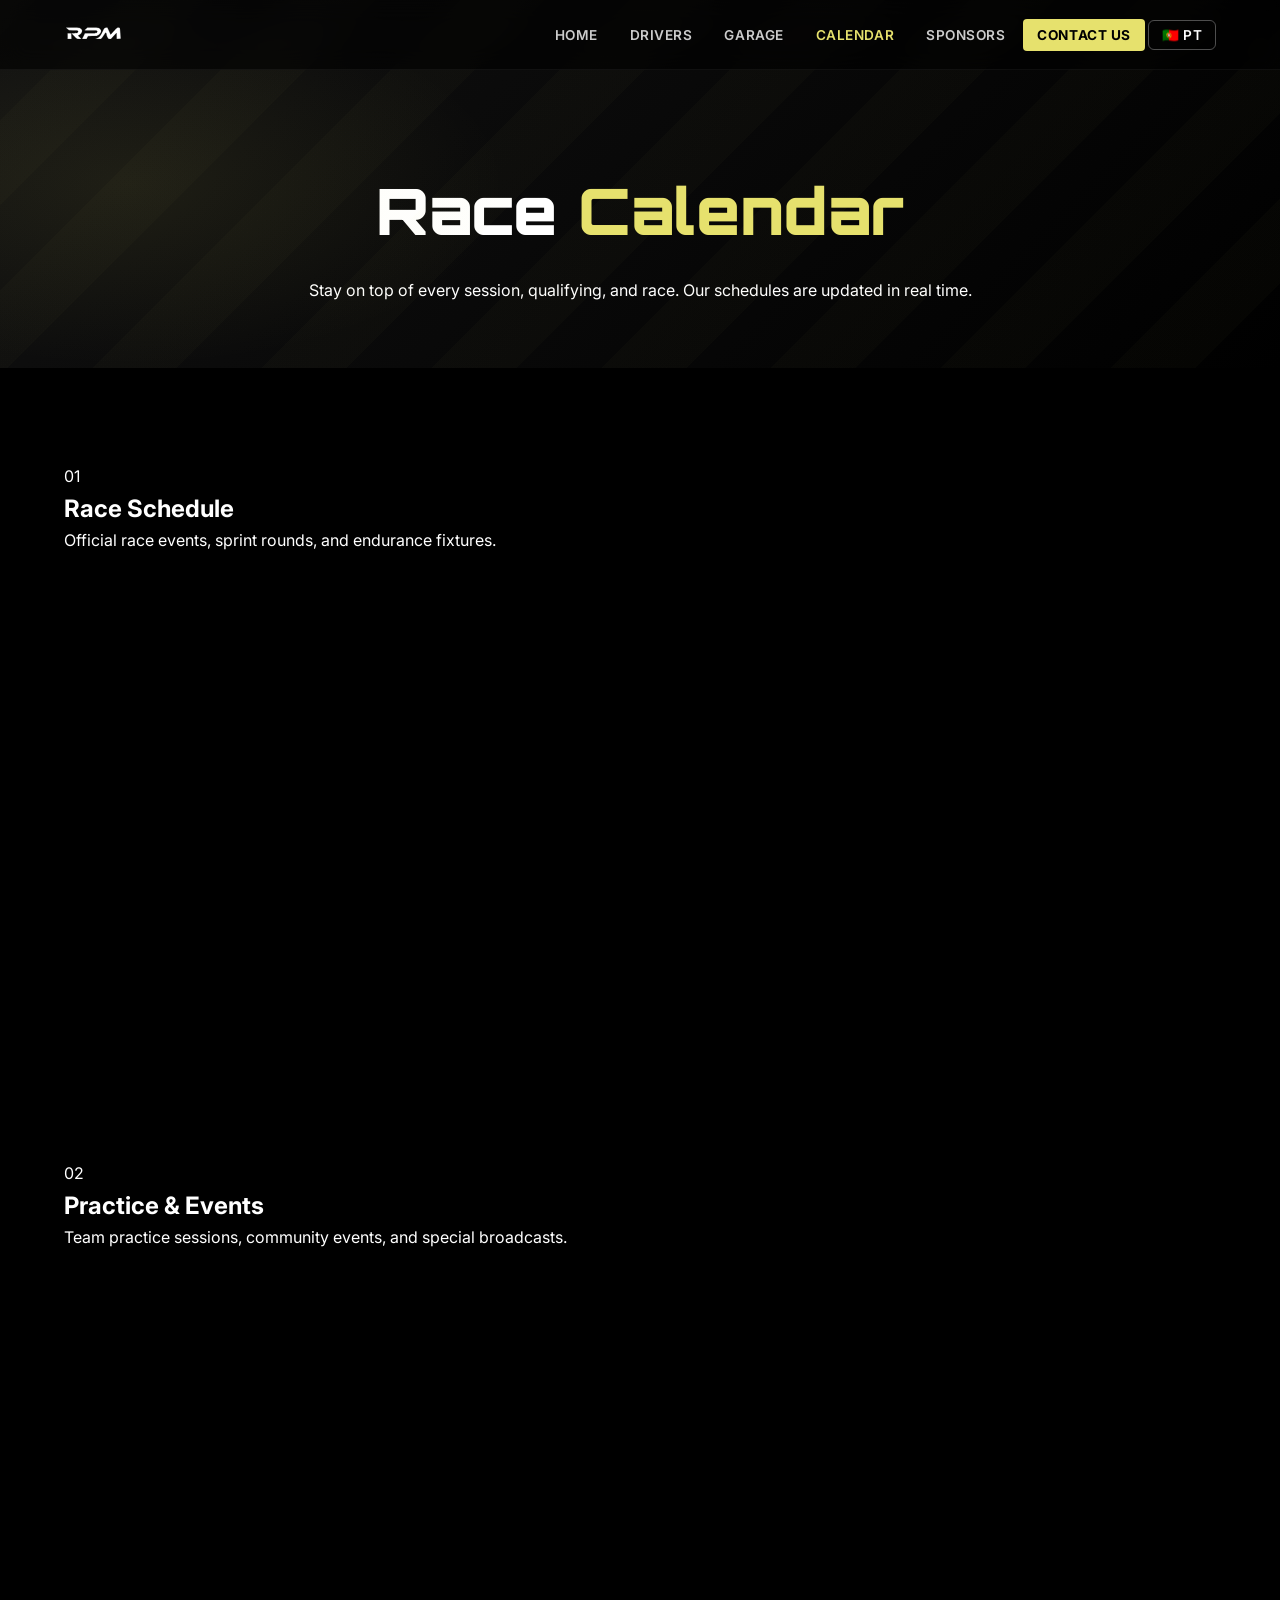
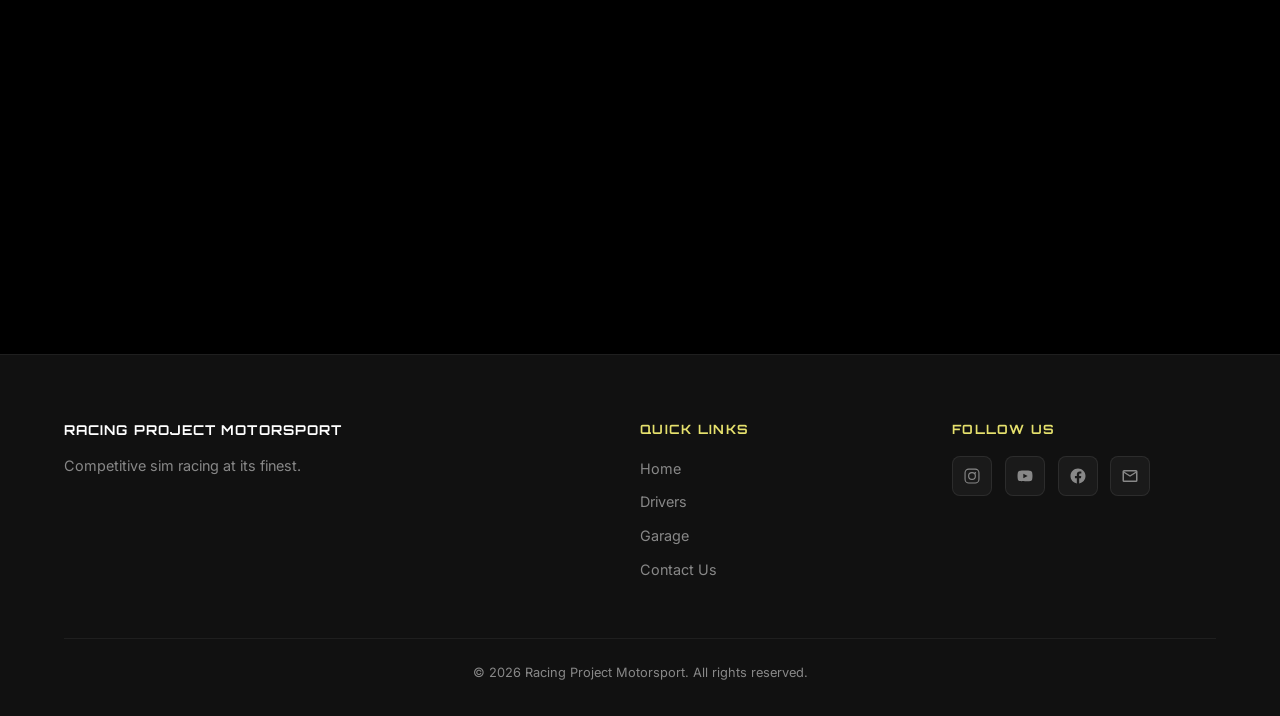
<file: calendar.html>
<!DOCTYPE html>
<html lang="en">
<head>
  <meta charset="UTF-8" />
  <meta name="viewport" content="width=device-width, initial-scale=1.0" />
  <meta name="description" content="Racing Project Motorsport Calendar — Race schedules, practice sessions, and events." />
  <title>Calendar — Racing Project Motorsport</title>
  <link rel="stylesheet" href="css/styles.css" />
  <link rel="preconnect" href="https://fonts.googleapis.com" />
  <link rel="preconnect" href="https://fonts.gstatic.com" crossorigin />
  <link href="https://fonts.googleapis.com/css2?family=Orbitron:wght@400;700;900&family=Inter:wght@300;400;600;700&display=swap" rel="stylesheet" />
</head>
<body>

  <!-- ==================== HEADER / NAV ==================== -->
  <header id="site-header">
    <nav class="nav-container" aria-label="Main navigation">
      <a href="index.html" class="nav-logo" aria-label="Racing Project Motorsport Home">
        <img src="https://teamrpm.github.io/home/images/RPM%20LETRAS%20BRANCO.svg" alt="Racing Project Logo" class="logo-img" />
      </a>
      <button class="nav-toggle" id="navToggle" aria-label="Toggle navigation menu" aria-expanded="false">
        <span class="hamburger"></span>
      </button>
      <ul class="nav-links" id="navLinks">
        <li><a href="index.html" data-i18n="nav.home">Home</a></li>
        <li><a href="index.html#drivers-section" data-i18n="nav.drivers">Drivers</a></li>
        <li><a href="garage.html" data-i18n="nav.garage">Garage</a></li>
        <li><a href="calendar.html" class="active" data-i18n="nav.calendar">Calendar</a></li>
        <li><a href="index.html#sponsors-section" data-i18n="nav.sponsors">Sponsors</a></li>
        <li><a href="contact.html" class="nav-cta" data-i18n="nav.contact">Contact Us</a></li>
        <li><button id="lang-toggle" class="lang-toggle" aria-label="Switch language">🇵🇹 PT</button></li>
      </ul>
    </nav>
  </header>

  <!-- ==================== HERO ==================== -->
  <section class="page-hero calendar-hero">
    <div class="page-hero-overlay"></div>
    <div class="page-hero-content">
      <h1 class="page-hero-title"><span data-i18n="cal.hero.title1">Race</span> <span class="text-yellow" data-i18n="cal.hero.title2">Calendar</span></h1>
      <p class="page-hero-desc" data-i18n="cal.hero.desc">Stay on top of every session, qualifying, and race. Our schedules are updated in real time.</p>
    </div>
  </section>

  <!-- ==================== CALENDAR CONTENT ==================== -->
  <section class="section calendar-section">
    <div class="container">

      <div class="calendar-tab" id="tab-race">
        <div class="calendar-tab-header">
          <span class="calendar-tab-num" data-i18n="cal.tab1.num">01</span>
          <h2 data-i18n="cal.tab1.title">Race Schedule</h2>
          <p data-i18n="cal.tab1.desc">Official race events, sprint rounds, and endurance fixtures.</p>
        </div>
        <div class="calendar-embed">
          <!-- Google Calendar embed or custom schedule here -->
          <iframe src="https://calendar.google.com/calendar/embed?height=600&wkst=1&ctz=Europe%2FLisbon&mode=AGENDA&showPrint=0&showTitle=0&showCalendars=0&hl=pt_PT&src=YTJqOGtubGRub3JqYWhjZm9sZXJyMGcxcWdAZ3JvdXAuY2FsZW5kYXIuZ29vZ2xlLmNvbQ&color=%23616161" style="border-width:0" width="100%" height="600" frameborder="0" scrolling="no"></iframe>
        </div>
      </div>

      <div class="calendar-tab" id="tab-practice">
        <div class="calendar-tab-header">
          <span class="calendar-tab-num" data-i18n="cal.tab2.num">02</span>
          <h2 data-i18n="cal.tab2.title">Practice & Events</h2>
          <p data-i18n="cal.tab2.desc">Team practice sessions, community events, and special broadcasts.</p>
        </div>
        <div class="calendar-embed">
          <iframe src="https://calendar.google.com/calendar/embed?height=600&wkst=1&ctz=Europe%2FLisbon&mode=AGENDA&showPrint=0&showTitle=0&showCalendars=0&hl=pt_PT&src=ZWM4NDM0YzdlNDkyMzUwODg4OGFjOWFlNzM4MWRiZWJkZmVhZWQ3ZDBlOTU2N2MzNTMzYjgwNDVhZTE1N2U1ZUBncm91cC5jYWxlbmRhci5nb29nbGUuY29t&color=%23f6bf26" style="border-width:0" width="100%" height="600" frameborder="0" scrolling="no"></iframe>
        </div>
      </div>

    </div>
  </section>

  <!-- ==================== FOOTER ==================== -->
  <footer class="site-footer">
    <div class="container">
      <div class="footer-grid">
        <div class="footer-brand">
          <span class="logo-text">Racing Project Motorsport</span>
          <p class="footer-desc" data-i18n="footer.tagline">Competitive sim racing at its finest.</p>
        </div>
        <div class="footer-nav">
          <h4 data-i18n="footer.links">Quick Links</h4>
          <ul>
            <li><a href="index.html" data-i18n="nav.home">Home</a></li>
            <li><a href="index.html#drivers-section" data-i18n="nav.drivers">Drivers</a></li>
            <li><a href="garage.html" data-i18n="nav.garage">Garage</a></li>
            <li><a href="contact.html" data-i18n="nav.contact">Contact Us</a></li>
          </ul>
        </div>
        <div class="footer-social">
          <h4 data-i18n="footer.follow">Follow Us</h4>
          <div class="social-links">
            <a href="https://instagram.com/" target="_blank" rel="noopener noreferrer" class="social-icon" aria-label="Instagram">
              <svg viewBox="0 0 24 24" fill="currentColor"><path d="M7.75 2h8.5A5.75 5.75 0 0 1 22 7.75v8.5A5.75 5.75 0 0 1 16.25 22h-8.5A5.75 5.75 0 0 1 2 16.25v-8.5A5.75 5.75 0 0 1 7.75 2Zm0 1.5A4.25 4.25 0 0 0 3.5 7.75v8.5A4.25 4.25 0 0 0 7.75 20.5h8.5A4.25 4.25 0 0 0 20.5 16.25v-8.5A4.25 4.25 0 0 0 16.25 3.5Zm4.25 3.25a5.25 5.25 0 1 1 0 10.5 5.25 5.25 0 0 1 0-10.5Zm0 1.5a3.75 3.75 0 1 0 0 7.5 3.75 3.75 0 0 0 0-7.5Zm5.5-.75a1 1 0 1 1-2 0 1 1 0 0 1 2 0Z"/></svg>
            </a>
            <a href="https://youtube.com/" target="_blank" rel="noopener noreferrer" class="social-icon" aria-label="YouTube">
              <svg viewBox="0 0 24 24" fill="currentColor"><path d="M21.54 7.2a2.74 2.74 0 0 0-1.94-1.93C17.88 4.8 12 4.8 12 4.8s-5.88 0-7.6.47A2.74 2.74 0 0 0 2.46 7.2 28.7 28.7 0 0 0 2 12a28.7 28.7 0 0 0 .46 4.8 2.74 2.74 0 0 0 1.94 1.93c1.72.47 7.6.47 7.6.47s5.88 0 7.6-.47a2.74 2.74 0 0 0 1.94-1.93A28.7 28.7 0 0 0 22 12a28.7 28.7 0 0 0-.46-4.8ZM9.75 15.02V8.98L15.5 12l-5.75 3.02Z"/></svg>
            </a>
            <a href="https://facebook.com/" target="_blank" rel="noopener noreferrer" class="social-icon" aria-label="Facebook">
              <svg viewBox="0 0 24 24" fill="currentColor"><path d="M22 12c0-5.52-4.48-10-10-10S2 6.48 2 12c0 4.99 3.66 9.13 8.44 9.88v-6.99H7.9V12h2.54V9.8c0-2.5 1.49-3.89 3.78-3.89 1.09 0 2.24.2 2.24.2v2.46h-1.26c-1.24 0-1.63.77-1.63 1.56V12h2.77l-.44 2.89h-2.33v6.99C18.34 21.13 22 16.99 22 12Z"/></svg>
            </a>
            <a href="mailto:racingprojectmotorsport@gmail.com" class="social-icon" aria-label="Email">
              <svg viewBox="0 0 24 24" fill="currentColor"><path d="M20 4H4a2 2 0 0 0-2 2v12a2 2 0 0 0 2 2h16a2 2 0 0 0 2-2V6a2 2 0 0 0-2-2Zm0 2-8 5-8-5h16Zm0 12H4V8l8 5 8-5v10Z"/></svg>
            </a>
          </div>
        </div>
      </div>
      <div class="footer-bottom">
        <p>&copy; <span id="footer-year"></span> <span data-i18n="footer.copy">Racing Project Motorsport. All rights reserved.</span></p>
      </div>
    </div>
  </footer>

  <script src="js/data.js"></script>
  <script src="js/lang.js"></script>
  <script src="js/main.js"></script>
</body>
</html>
</file>
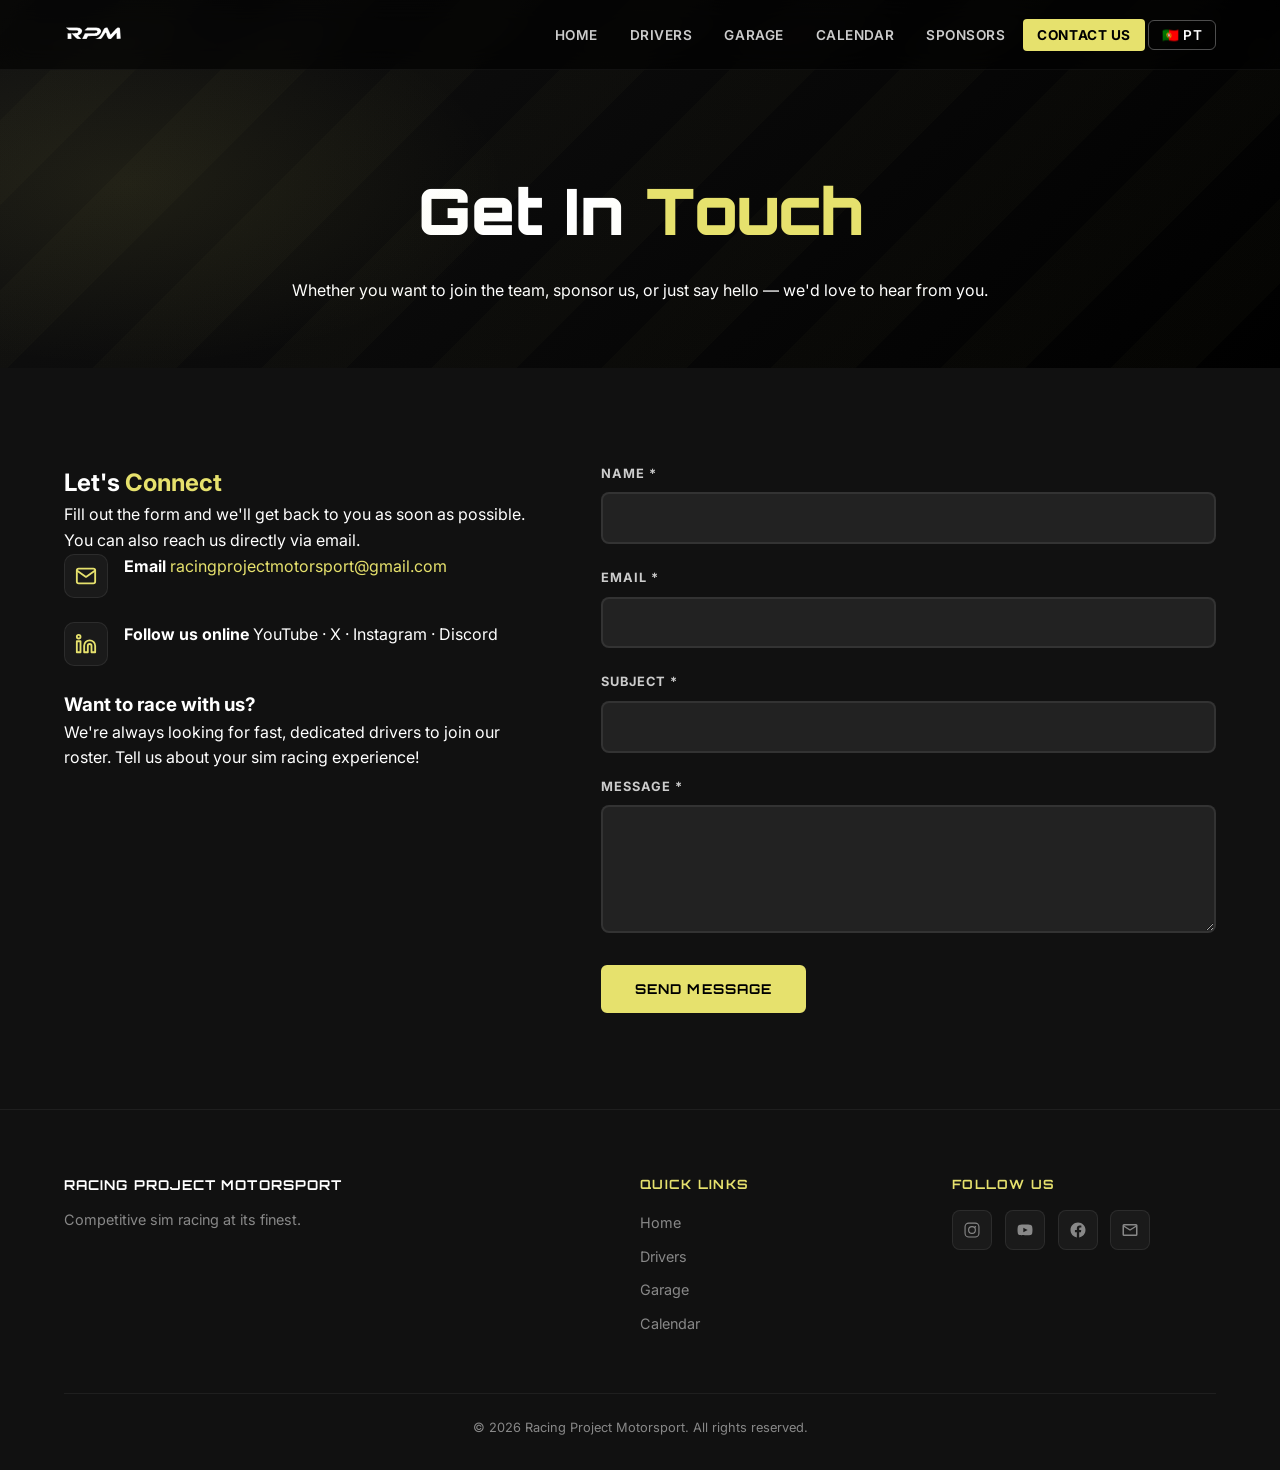
<file: contact.html>
<!DOCTYPE html>
<html lang="en">
<head>
  <meta charset="UTF-8" />
  <meta name="viewport" content="width=device-width, initial-scale=1.0" />
  <meta name="description" content="Contact Racing Project Motorsport — Get in touch, join the team, or become a sponsor." />
  <title>Contact Us — Racing Project Motorsport</title>
  <link rel="stylesheet" href="css/styles.css" />
  <link rel="preconnect" href="https://fonts.googleapis.com" />
  <link rel="preconnect" href="https://fonts.gstatic.com" crossorigin />
  <link href="https://fonts.googleapis.com/css2?family=Orbitron:wght@400;700;900&family=Inter:wght@300;400;600;700&display=swap" rel="stylesheet" />
</head>
<body>

  <!-- ==================== HEADER / NAV ==================== -->
  <header id="site-header">
    <nav class="nav-container" aria-label="Main navigation">
      <a href="index.html" class="nav-logo" aria-label="Racing Project Motorsport Home">
        <img src="https://teamrpm.github.io/home/images/RPM%20LETRAS%20BRANCO.svg" alt="Racing Project Logo" class="logo-img" />
      </a>
      <button class="nav-toggle" id="navToggle" aria-label="Toggle navigation menu" aria-expanded="false">
        <span class="hamburger"></span>
      </button>
      <ul class="nav-links" id="navLinks">
        <li><a href="index.html" data-i18n="nav.home">Home</a></li>
        <li><a href="index.html#drivers-section" data-i18n="nav.drivers">Drivers</a></li>
        <li><a href="garage.html" data-i18n="nav.garage">Garage</a></li>
        <li><a href="calendar.html" data-i18n="nav.calendar">Calendar</a></li>
        <li><a href="index.html#sponsors-section" data-i18n="nav.sponsors">Sponsors</a></li>
        <li><a href="contact.html" class="active nav-cta" data-i18n="nav.contact">Contact Us</a></li>
        <li><button id="lang-toggle" class="lang-toggle" aria-label="Switch language">🇵🇹 PT</button></li>
      </ul>
    </nav>
  </header>

  <!-- ==================== HERO ==================== -->
  <section class="page-hero contact-hero">
    <div class="page-hero-overlay"></div>
    <div class="page-hero-content">
      <h1 class="page-hero-title"><span data-i18n="contact.hero.title1">Get In</span> <span class="text-yellow" data-i18n="contact.hero.title2">Touch</span></h1>
      <p class="page-hero-desc" data-i18n="contact.hero.desc">Whether you want to join the team, sponsor us, or just say hello — we\u0027d love to hear from you.</p>
    </div>
  </section>

  <!-- ==================== CONTACT CONTENT ==================== -->
  <section class="section contact-section">
    <div class="container">

      <div class="contact-grid">

        <!-- Left column — info -->
        <div class="contact-info">
          <h2 class="contact-heading"><span data-i18n="contact.connect1">Let\u0027s</span> <span class="text-yellow" data-i18n="contact.connect2">Connect</span></h2>
          <p class="contact-desc" data-i18n="contact.connect.desc">Fill out the form and we\u0027ll get back to you as soon as possible. You can also reach us directly via email.</p>

          <div class="contact-detail">
            <span class="contact-icon">
              <svg xmlns="http://www.w3.org/2000/svg" width="22" height="22" viewBox="0 0 24 24" fill="none" stroke="currentColor" stroke-width="2" stroke-linecap="round" stroke-linejoin="round"><path d="M4 4h16c1.1 0 2 .9 2 2v12c0 1.1-.9 2-2 2H4c-1.1 0-2-.9-2-2V6c0-1.1.9-2 2-2z"/><polyline points="22,6 12,13 2,6"/></svg>
            </span>
            <div>
              <strong data-i18n="contact.email.label">Email</strong>
              <a href="mailto:racingprojectmotorsport@gmail.com">racingprojectmotorsport@gmail.com</a>
            </div>
          </div>

          <div class="contact-detail">
            <span class="contact-icon">
              <svg xmlns="http://www.w3.org/2000/svg" width="22" height="22" viewBox="0 0 24 24" fill="none" stroke="currentColor" stroke-width="2" stroke-linecap="round" stroke-linejoin="round"><path d="M16 8a6 6 0 0 1 6 6v7h-4v-7a2 2 0 0 0-4 0v7h-4v-7a6 6 0 0 1 6-6z"/><rect x="2" y="9" width="4" height="12"/><circle cx="4" cy="4" r="2"/></svg>
            </span>
            <div>
              <strong data-i18n="contact.social.label">Follow us online</strong>
              <span data-i18n="contact.social.list">YouTube · X · Instagram · Discord</span>
            </div>
          </div>

          <div class="contact-recruit">
            <h3 data-i18n="contact.recruit.title">Want to race with us?</h3>
            <p data-i18n="contact.recruit.desc">We\u0027re always looking for fast, dedicated drivers to join our roster. Tell us about your sim racing experience!</p>
          </div>
        </div>

        <!-- Right column — form -->
        <div class="contact-form-wrap">
          <form id="contact-form" action="" method="POST">
            <div class="form-group">
              <label for="name"><span data-i18n="contact.form.name">Name</span> *</label>
              <input type="text" id="name" name="name" required />
            </div>
            <div class="form-group">
              <label for="email"><span data-i18n="contact.form.email">Email</span> *</label>
              <input type="email" id="email" name="email" required />
            </div>
            <div class="form-group">
              <label for="subject"><span data-i18n="contact.form.subject">Subject</span> *</label>
              <input type="text" id="subject" name="subject" required />
            </div>
            <div class="form-group">
              <label for="message"><span data-i18n="contact.form.message">Message</span> *</label>
              <textarea id="message" name="message" rows="5" required></textarea>
            </div>
            <div id="form-status" class="form-status"></div>
            <button type="submit" class="btn btn-primary btn-submit">
              <span class="btn-text" data-i18n="contact.form.send">Send Message</span>
              <span class="btn-loading" hidden data-i18n="contact.form.sending">Sending...</span>
            </button>
          </form>
        </div>

      </div>
    </div>
  </section>

  <!-- ==================== FOOTER ==================== -->
  <footer class="site-footer">
    <div class="container">
      <div class="footer-grid">
        <div class="footer-brand">
          <span class="logo-text">Racing Project Motorsport</span>
          <p class="footer-desc" data-i18n="footer.tagline">Competitive sim racing at its finest.</p>
        </div>
        <div class="footer-nav">
          <h4 data-i18n="footer.links">Quick Links</h4>
          <ul>
            <li><a href="index.html" data-i18n="nav.home">Home</a></li>
            <li><a href="index.html#drivers-section" data-i18n="nav.drivers">Drivers</a></li>
            <li><a href="garage.html" data-i18n="nav.garage">Garage</a></li>
            <li><a href="calendar.html" data-i18n="nav.calendar">Calendar</a></li>
          </ul>
        </div>
        <div class="footer-social">
          <h4 data-i18n="footer.follow">Follow Us</h4>
          <div class="social-links">
            <a href="https://instagram.com/" target="_blank" rel="noopener noreferrer" class="social-icon" aria-label="Instagram">
              <svg viewBox="0 0 24 24" fill="currentColor"><path d="M7.75 2h8.5A5.75 5.75 0 0 1 22 7.75v8.5A5.75 5.75 0 0 1 16.25 22h-8.5A5.75 5.75 0 0 1 2 16.25v-8.5A5.75 5.75 0 0 1 7.75 2Zm0 1.5A4.25 4.25 0 0 0 3.5 7.75v8.5A4.25 4.25 0 0 0 7.75 20.5h8.5A4.25 4.25 0 0 0 20.5 16.25v-8.5A4.25 4.25 0 0 0 16.25 3.5Zm4.25 3.25a5.25 5.25 0 1 1 0 10.5 5.25 5.25 0 0 1 0-10.5Zm0 1.5a3.75 3.75 0 1 0 0 7.5 3.75 3.75 0 0 0 0-7.5Zm5.5-.75a1 1 0 1 1-2 0 1 1 0 0 1 2 0Z"/></svg>
            </a>
            <a href="https://youtube.com/" target="_blank" rel="noopener noreferrer" class="social-icon" aria-label="YouTube">
              <svg viewBox="0 0 24 24" fill="currentColor"><path d="M21.54 7.2a2.74 2.74 0 0 0-1.94-1.93C17.88 4.8 12 4.8 12 4.8s-5.88 0-7.6.47A2.74 2.74 0 0 0 2.46 7.2 28.7 28.7 0 0 0 2 12a28.7 28.7 0 0 0 .46 4.8 2.74 2.74 0 0 0 1.94 1.93c1.72.47 7.6.47 7.6.47s5.88 0 7.6-.47a2.74 2.74 0 0 0 1.94-1.93A28.7 28.7 0 0 0 22 12a28.7 28.7 0 0 0-.46-4.8ZM9.75 15.02V8.98L15.5 12l-5.75 3.02Z"/></svg>
            </a>
            <a href="https://facebook.com/" target="_blank" rel="noopener noreferrer" class="social-icon" aria-label="Facebook">
              <svg viewBox="0 0 24 24" fill="currentColor"><path d="M22 12c0-5.52-4.48-10-10-10S2 6.48 2 12c0 4.99 3.66 9.13 8.44 9.88v-6.99H7.9V12h2.54V9.8c0-2.5 1.49-3.89 3.78-3.89 1.09 0 2.24.2 2.24.2v2.46h-1.26c-1.24 0-1.63.77-1.63 1.56V12h2.77l-.44 2.89h-2.33v6.99C18.34 21.13 22 16.99 22 12Z"/></svg>
            </a>
            <a href="mailto:racingprojectmotorsport@gmail.com" class="social-icon" aria-label="Email">
              <svg viewBox="0 0 24 24" fill="currentColor"><path d="M20 4H4a2 2 0 0 0-2 2v12a2 2 0 0 0 2 2h16a2 2 0 0 0 2-2V6a2 2 0 0 0-2-2Zm0 2-8 5-8-5h16Zm0 12H4V8l8 5 8-5v10Z"/></svg>
            </a>
          </div>
        </div>
      </div>
      <div class="footer-bottom">
        <p>&copy; <span id="footer-year"></span> <span data-i18n="footer.copy">Racing Project Motorsport. All rights reserved.</span></p>
      </div>
    </div>
  </footer>

  <script src="js/data.js"></script>
  <script src="js/lang.js"></script>
  <script src="js/main.js"></script>
</body>
</html>
</file>
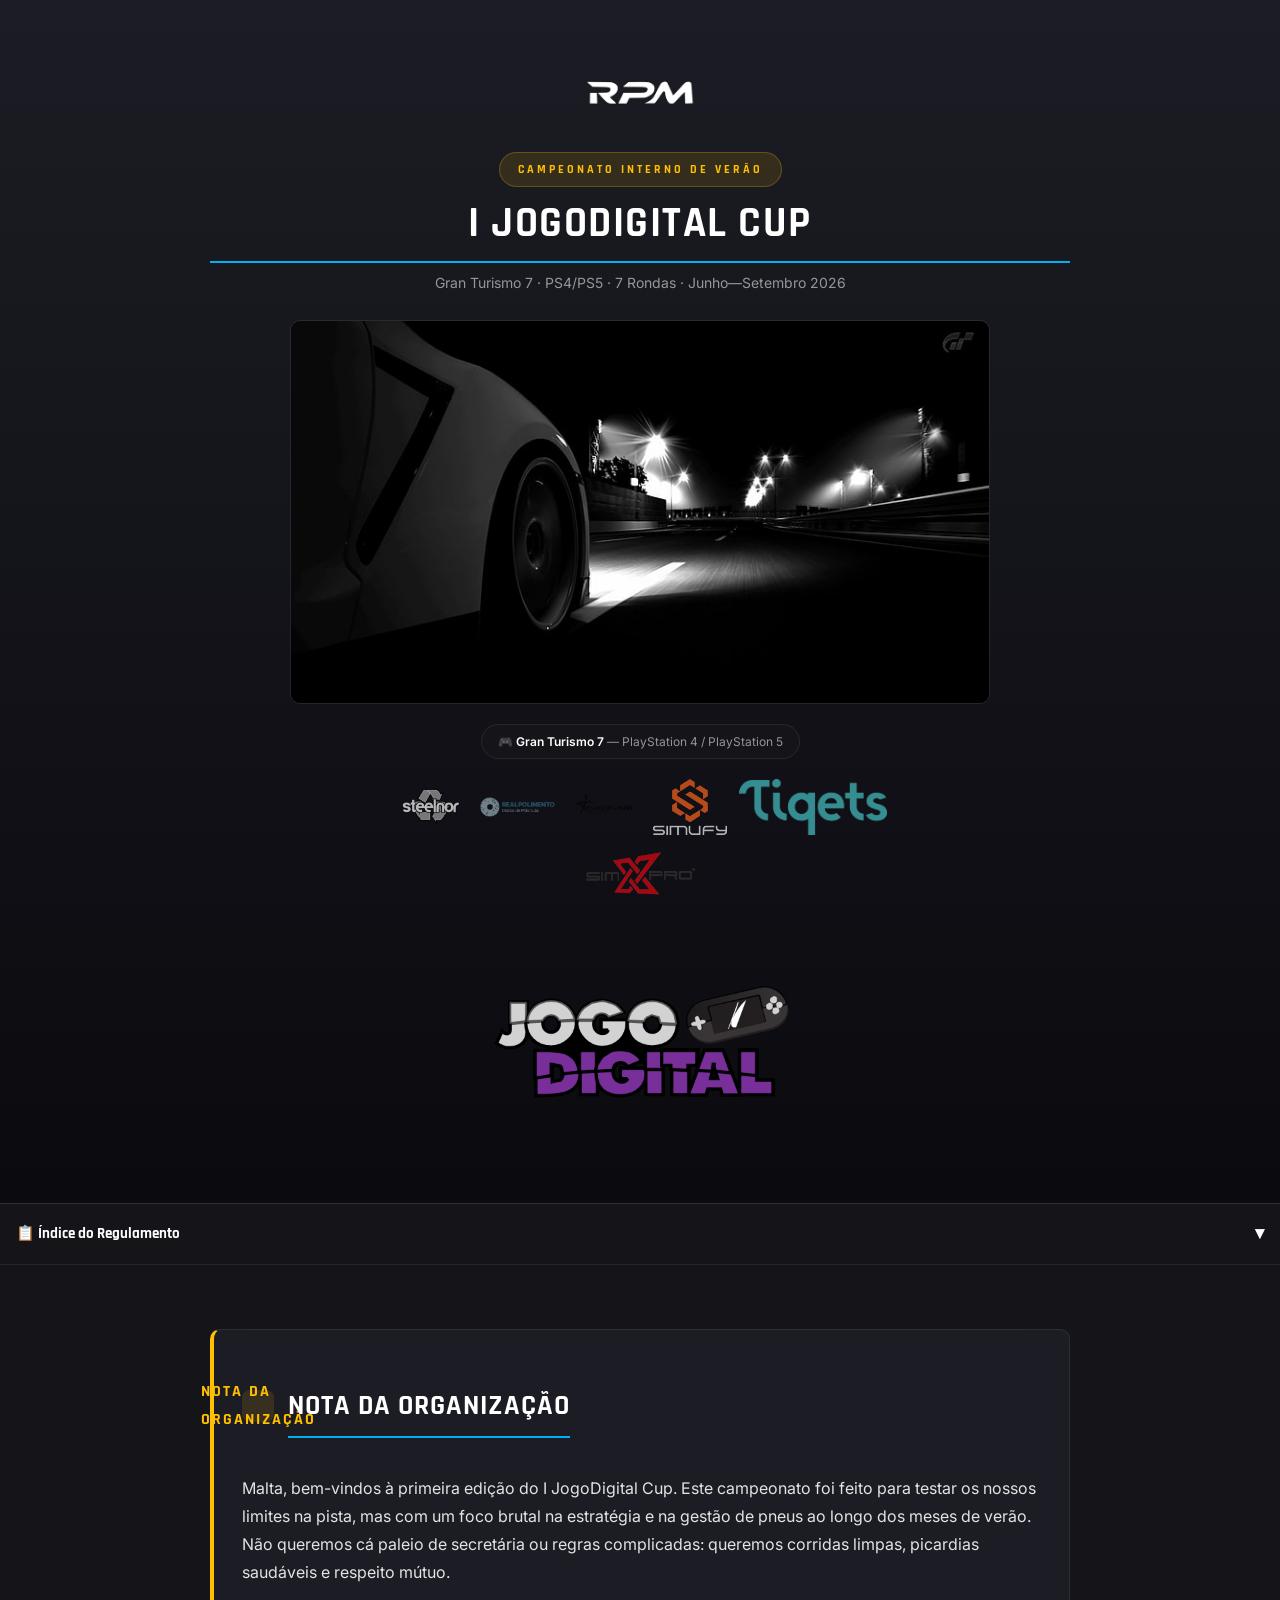
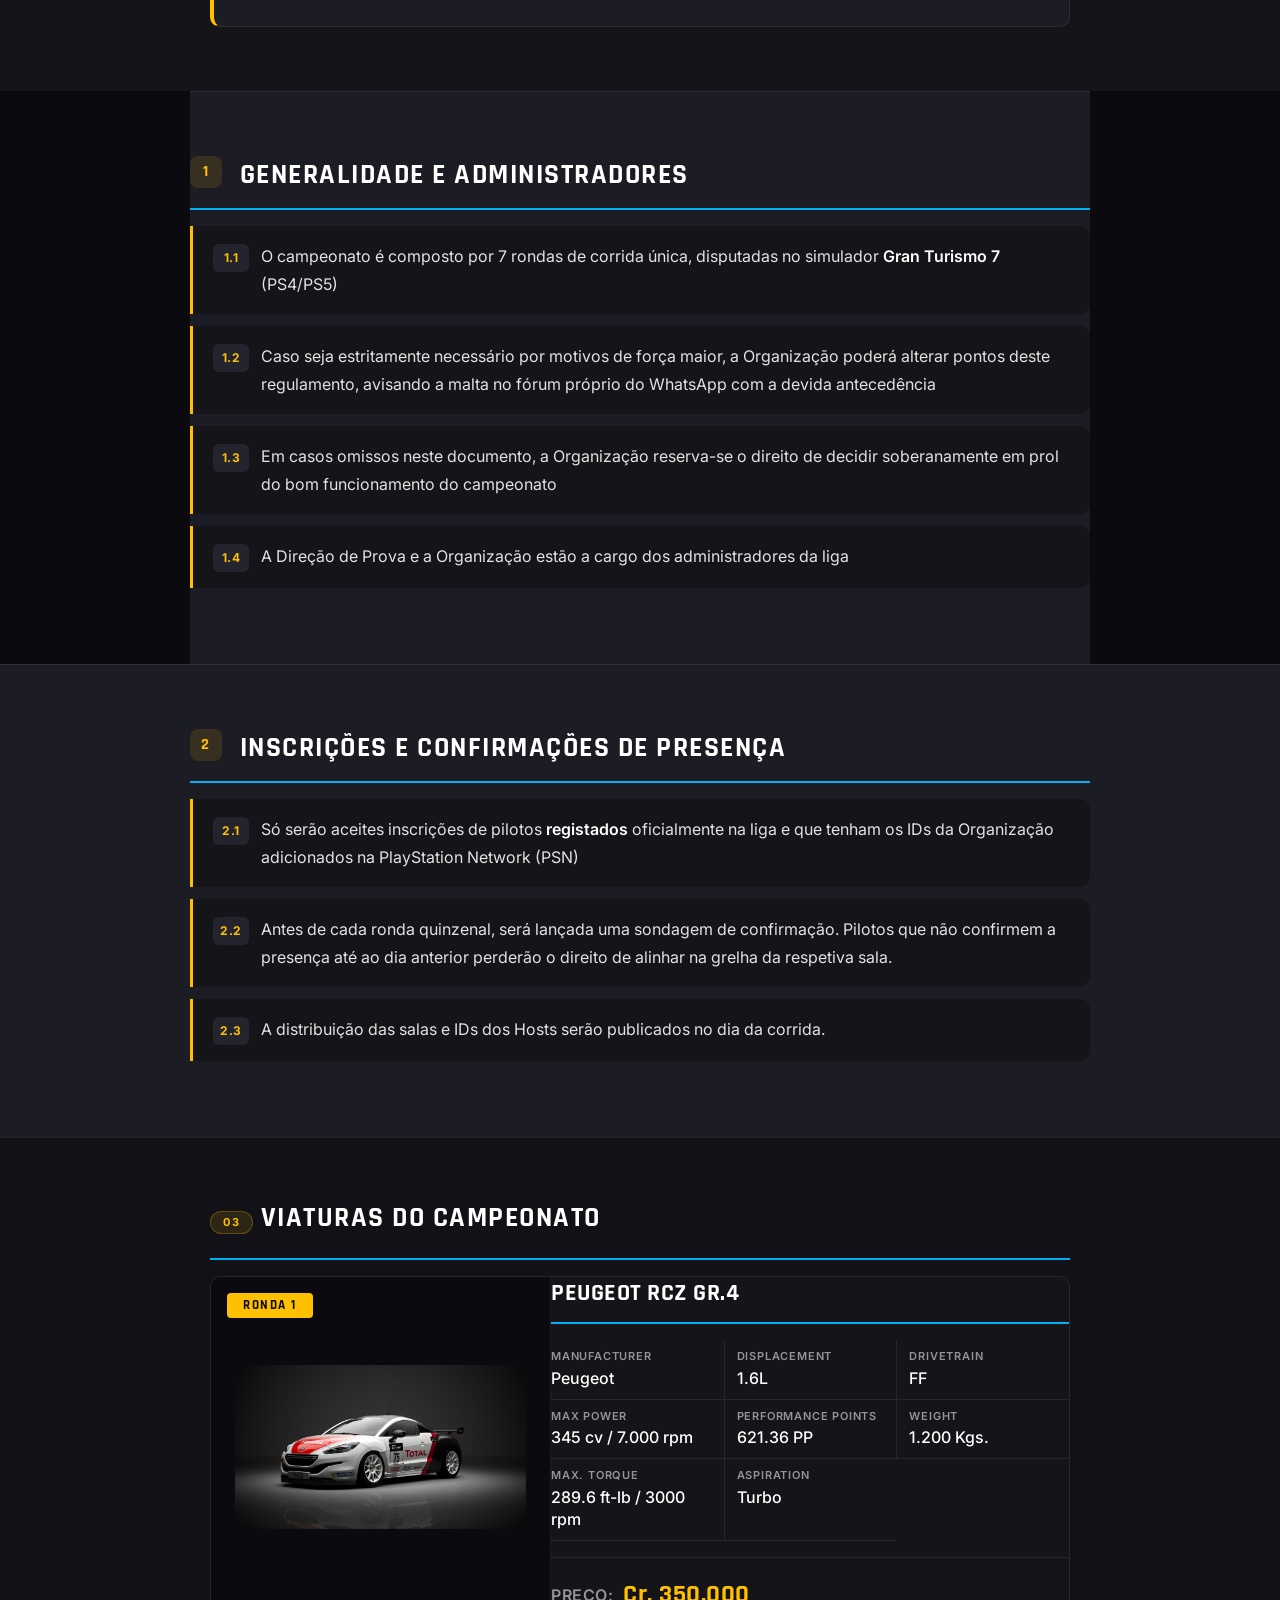
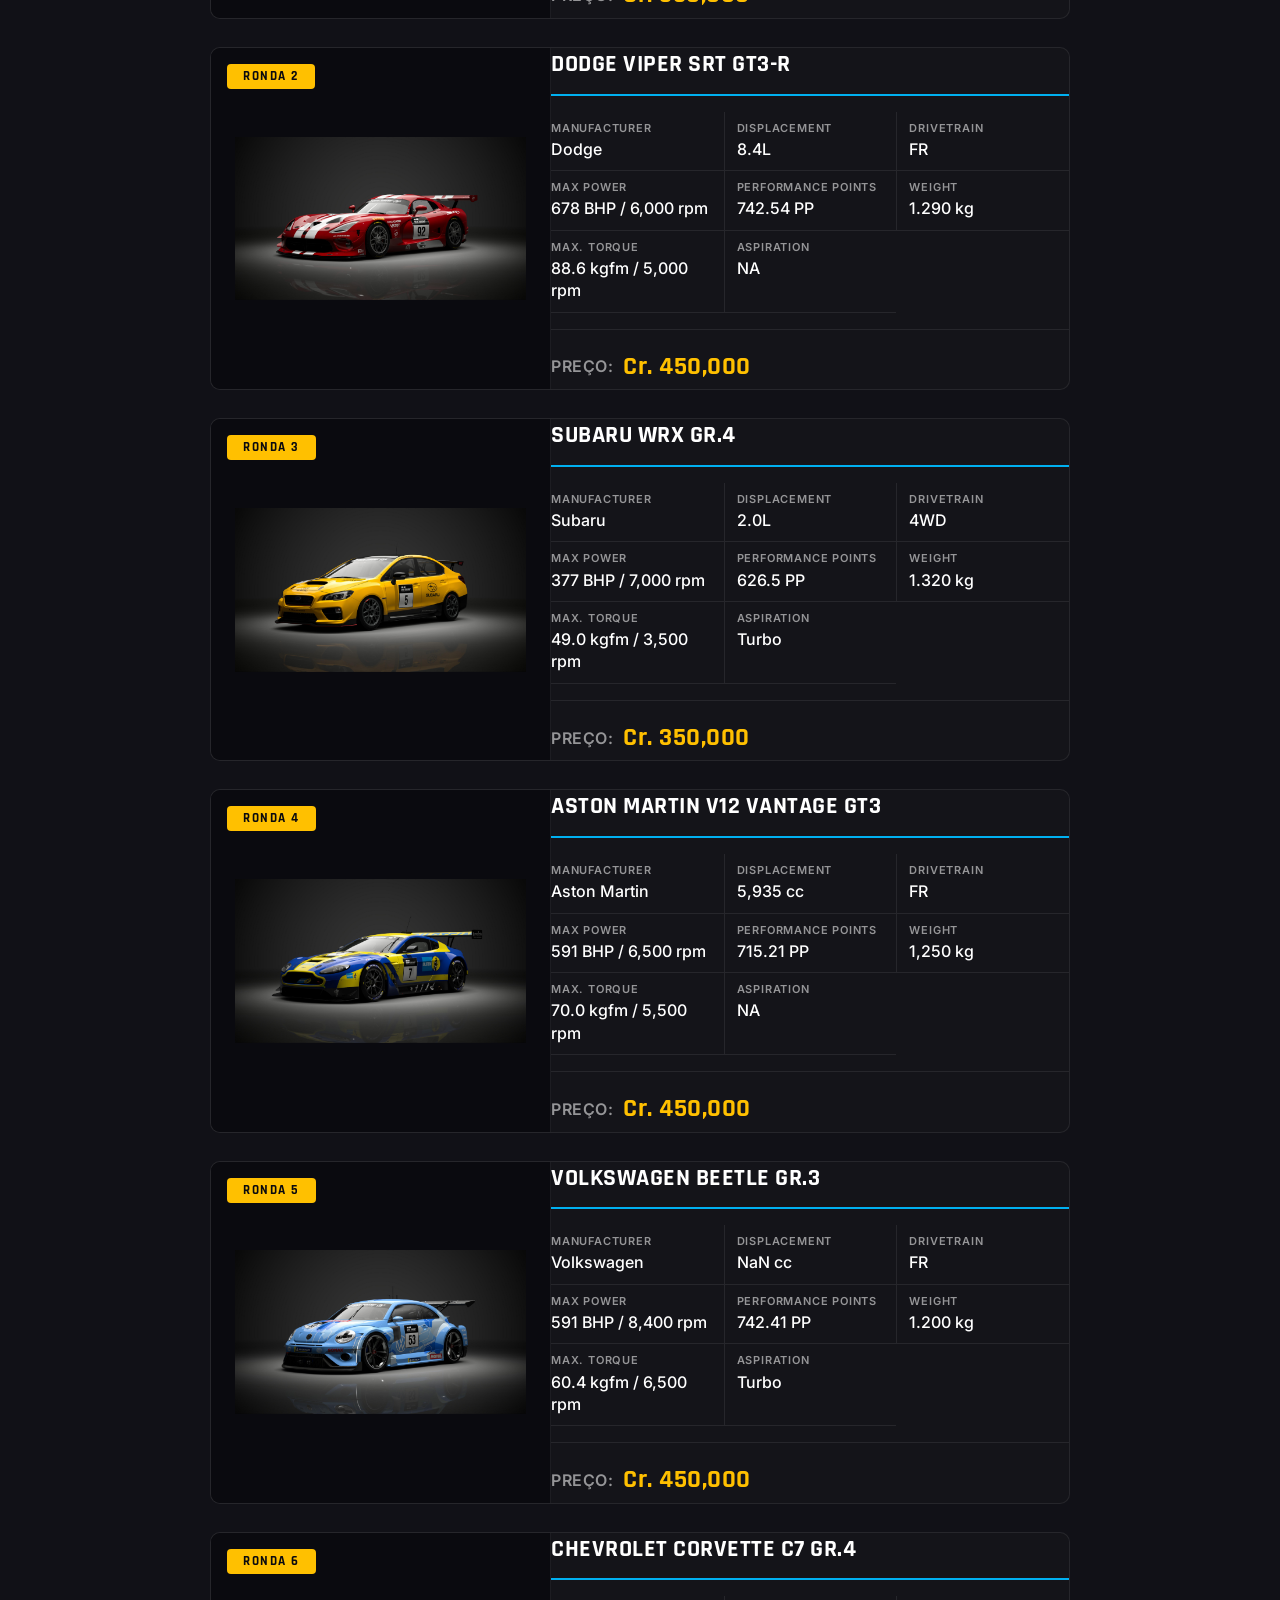
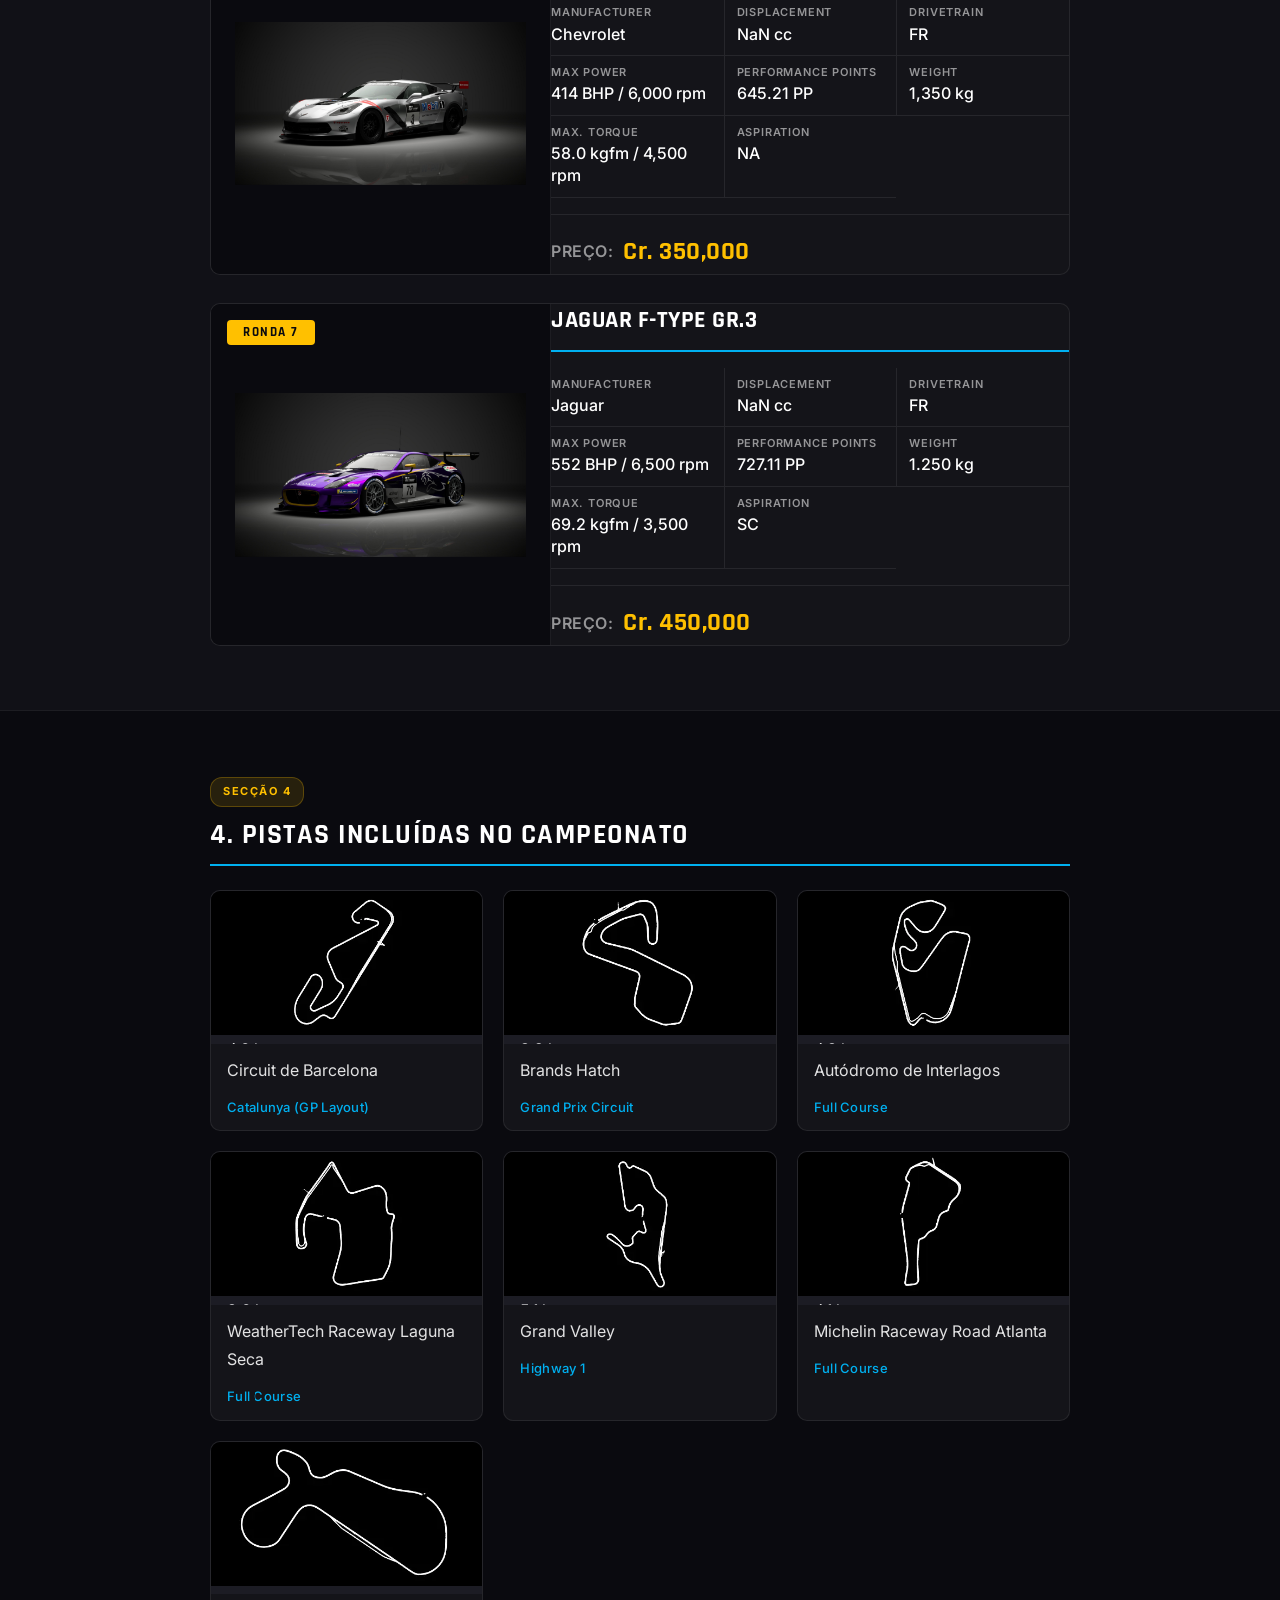
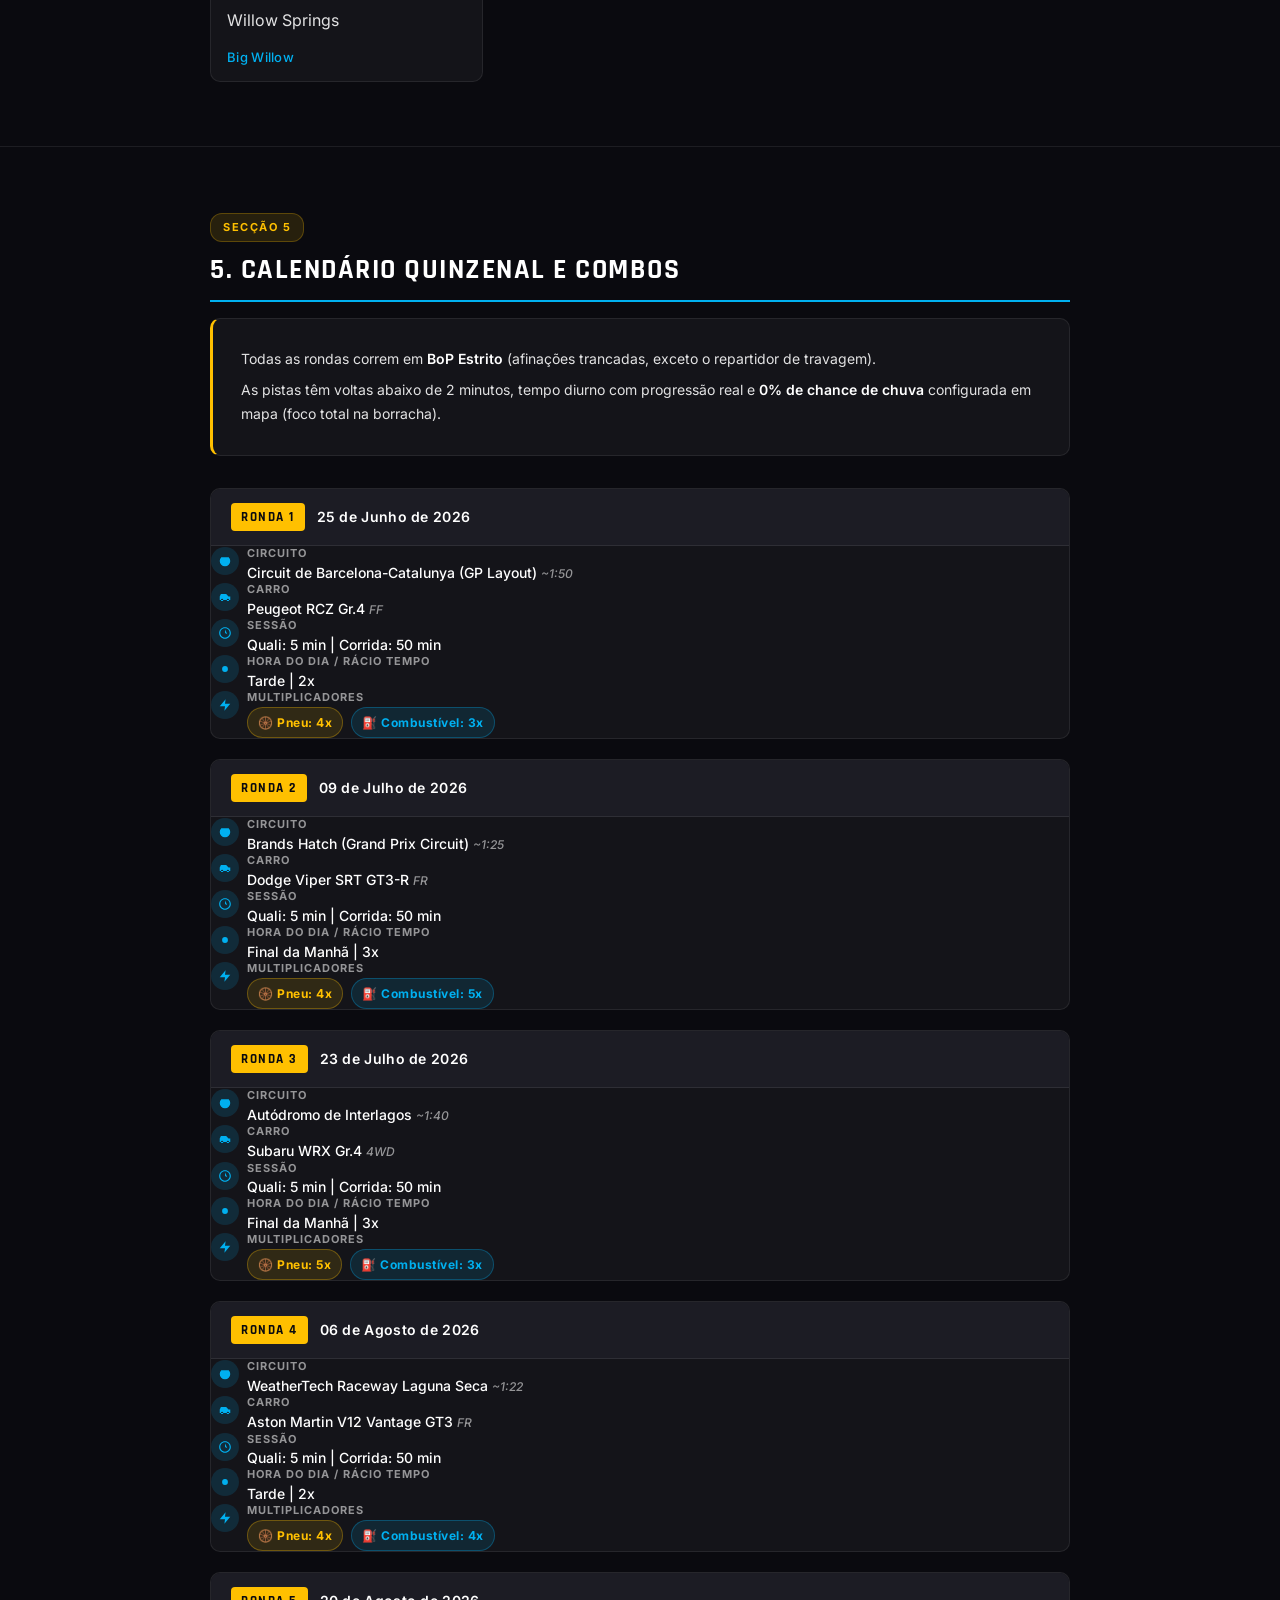
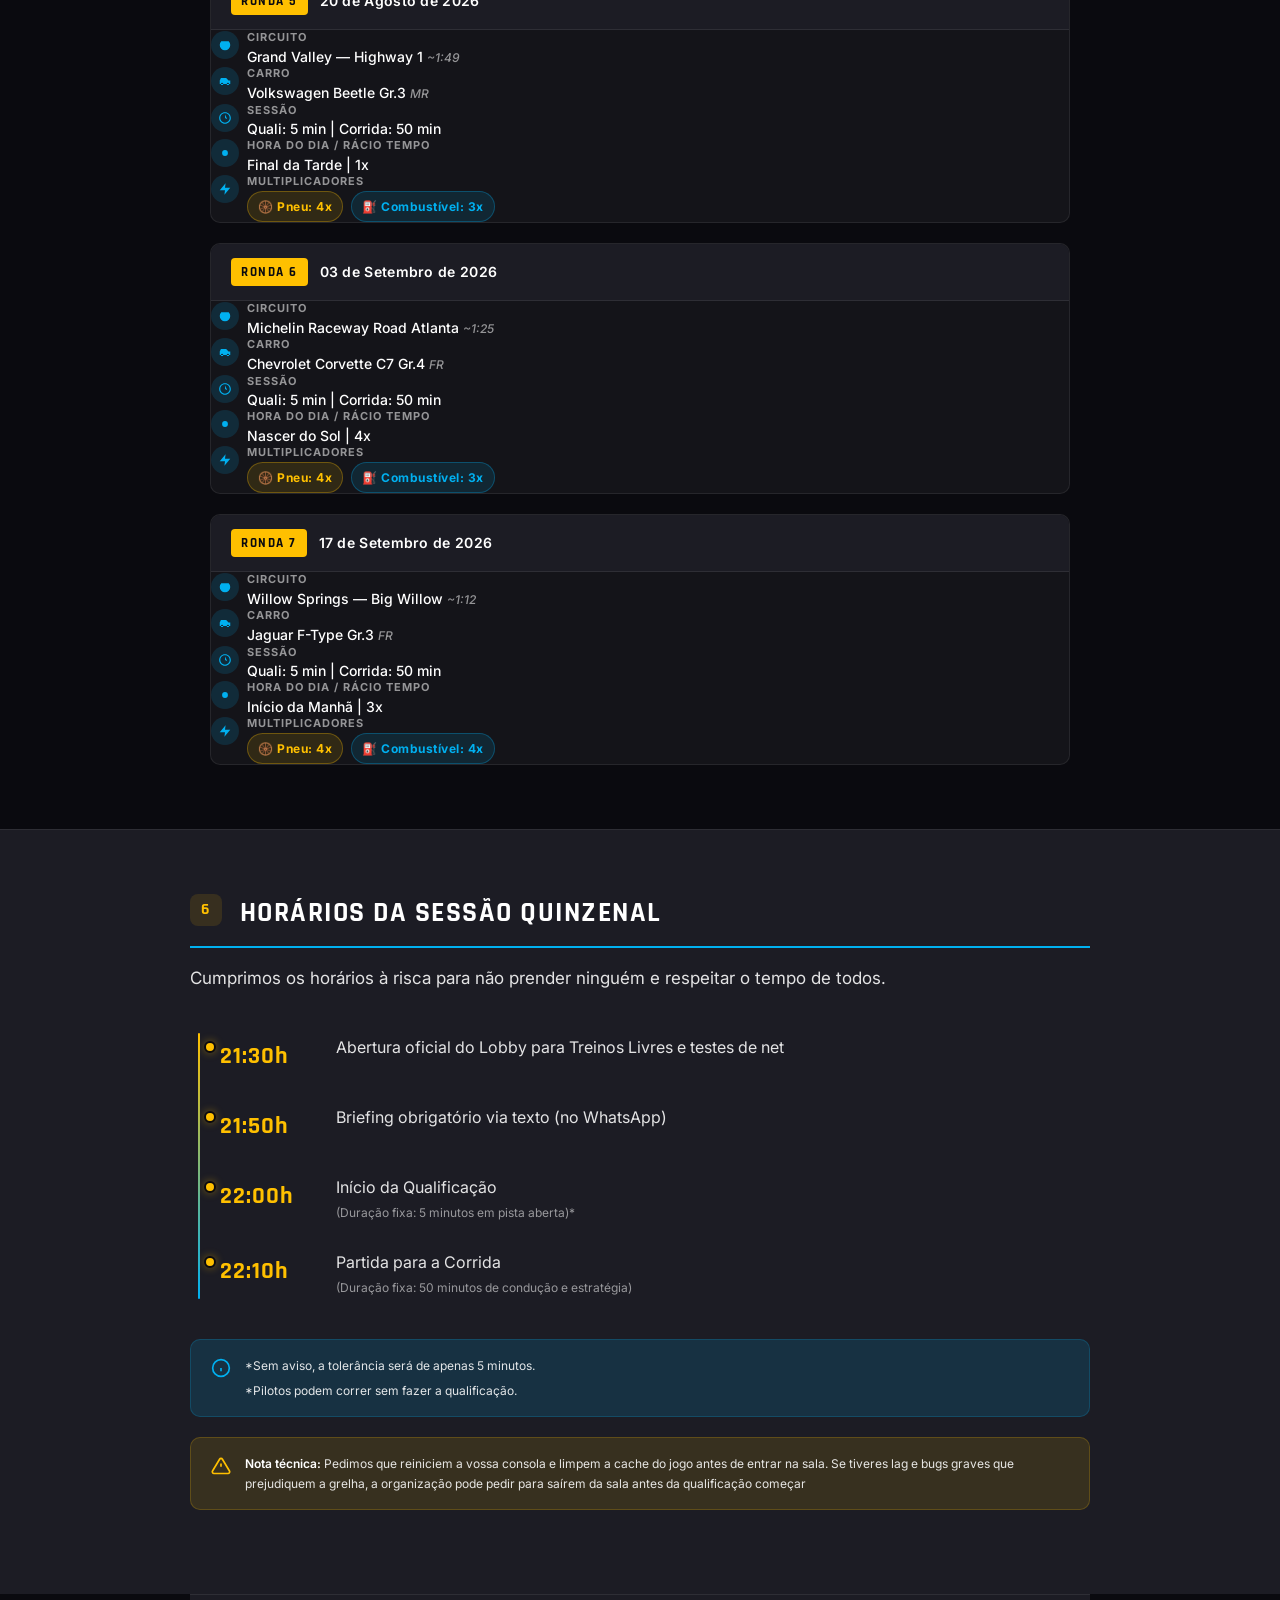
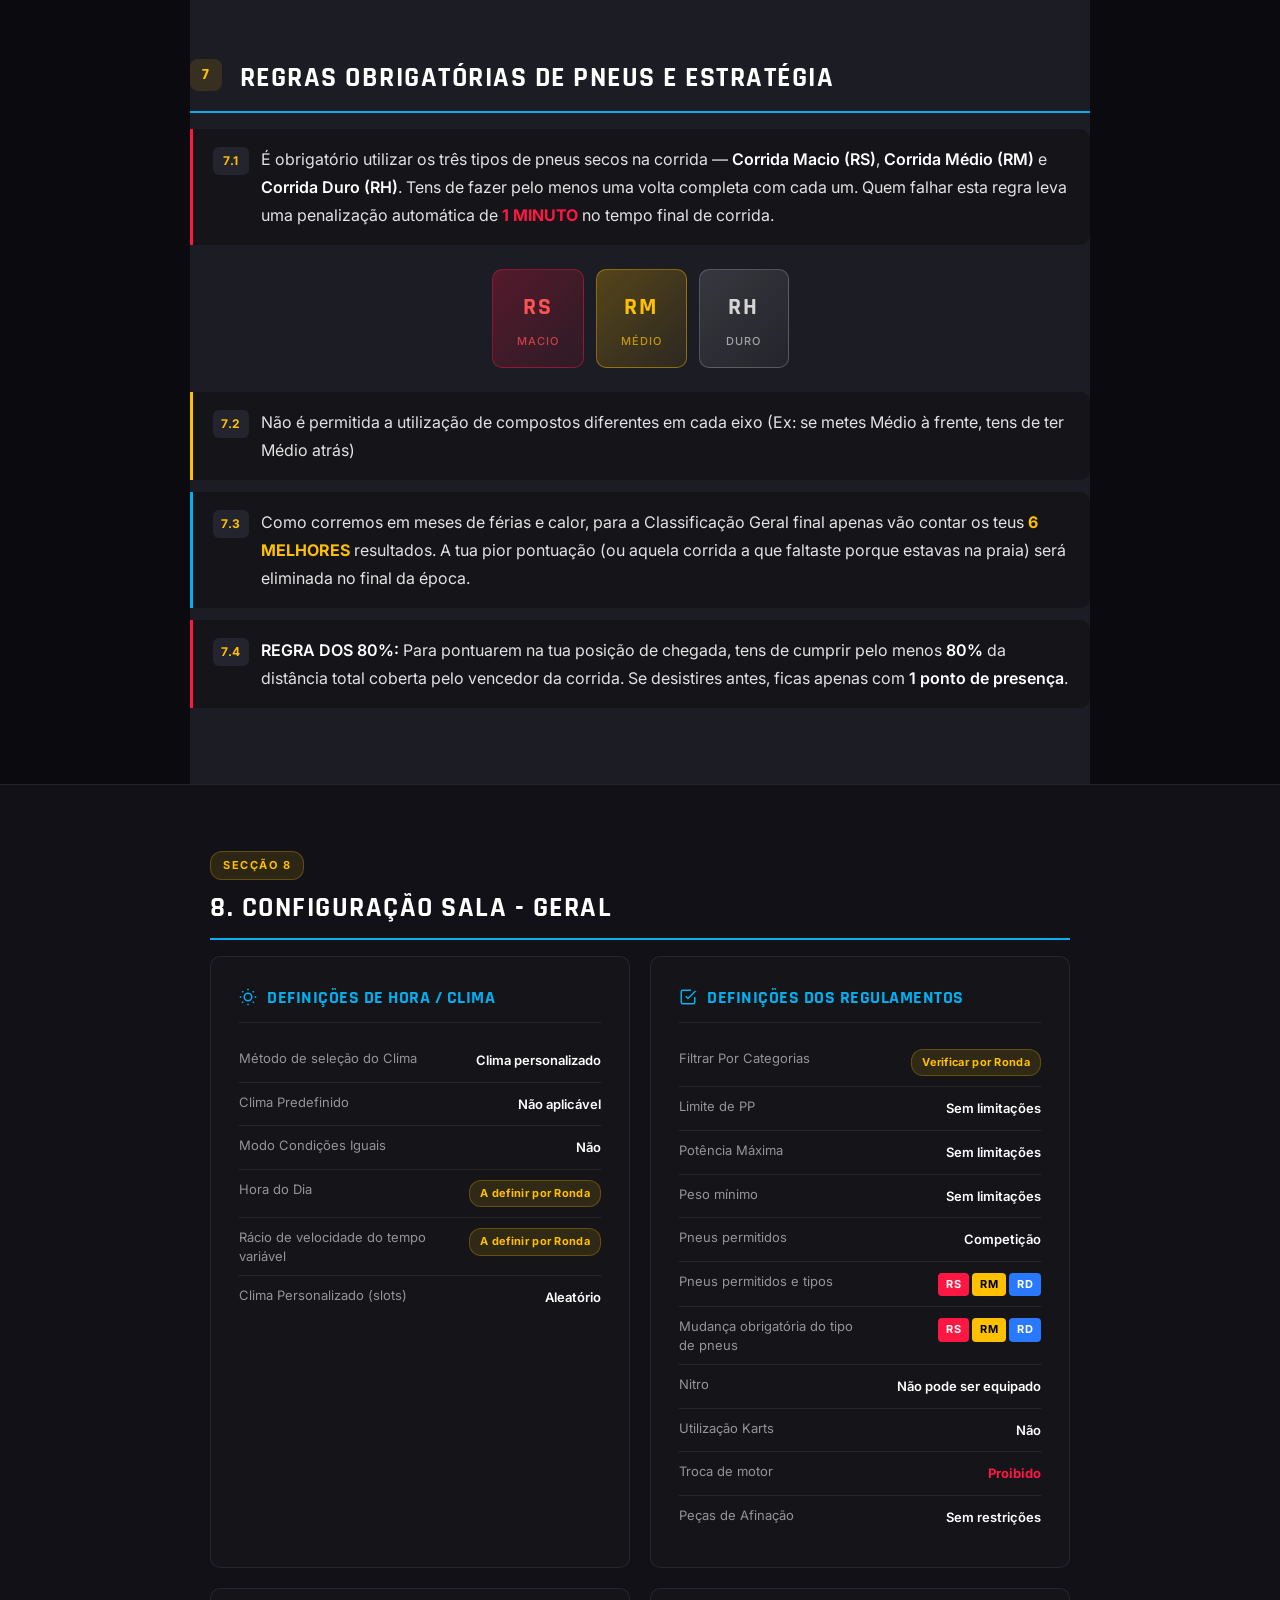
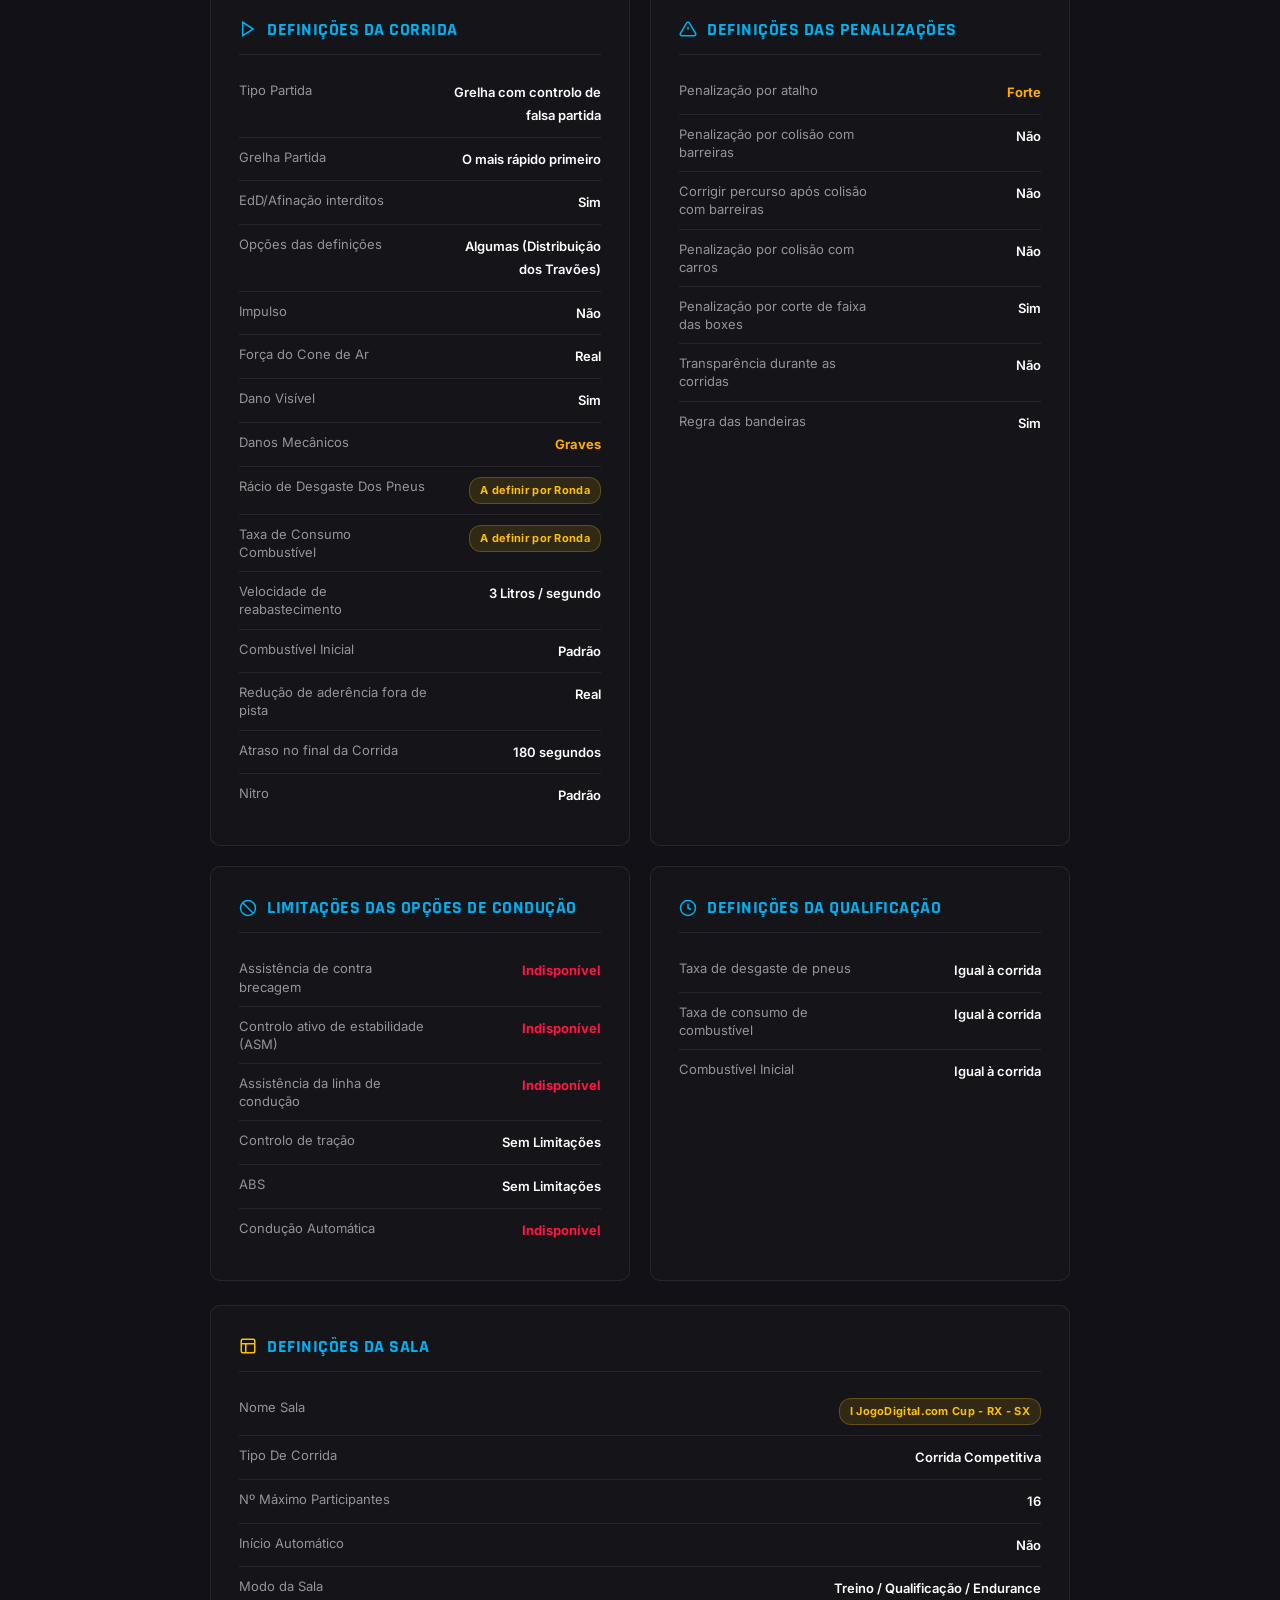
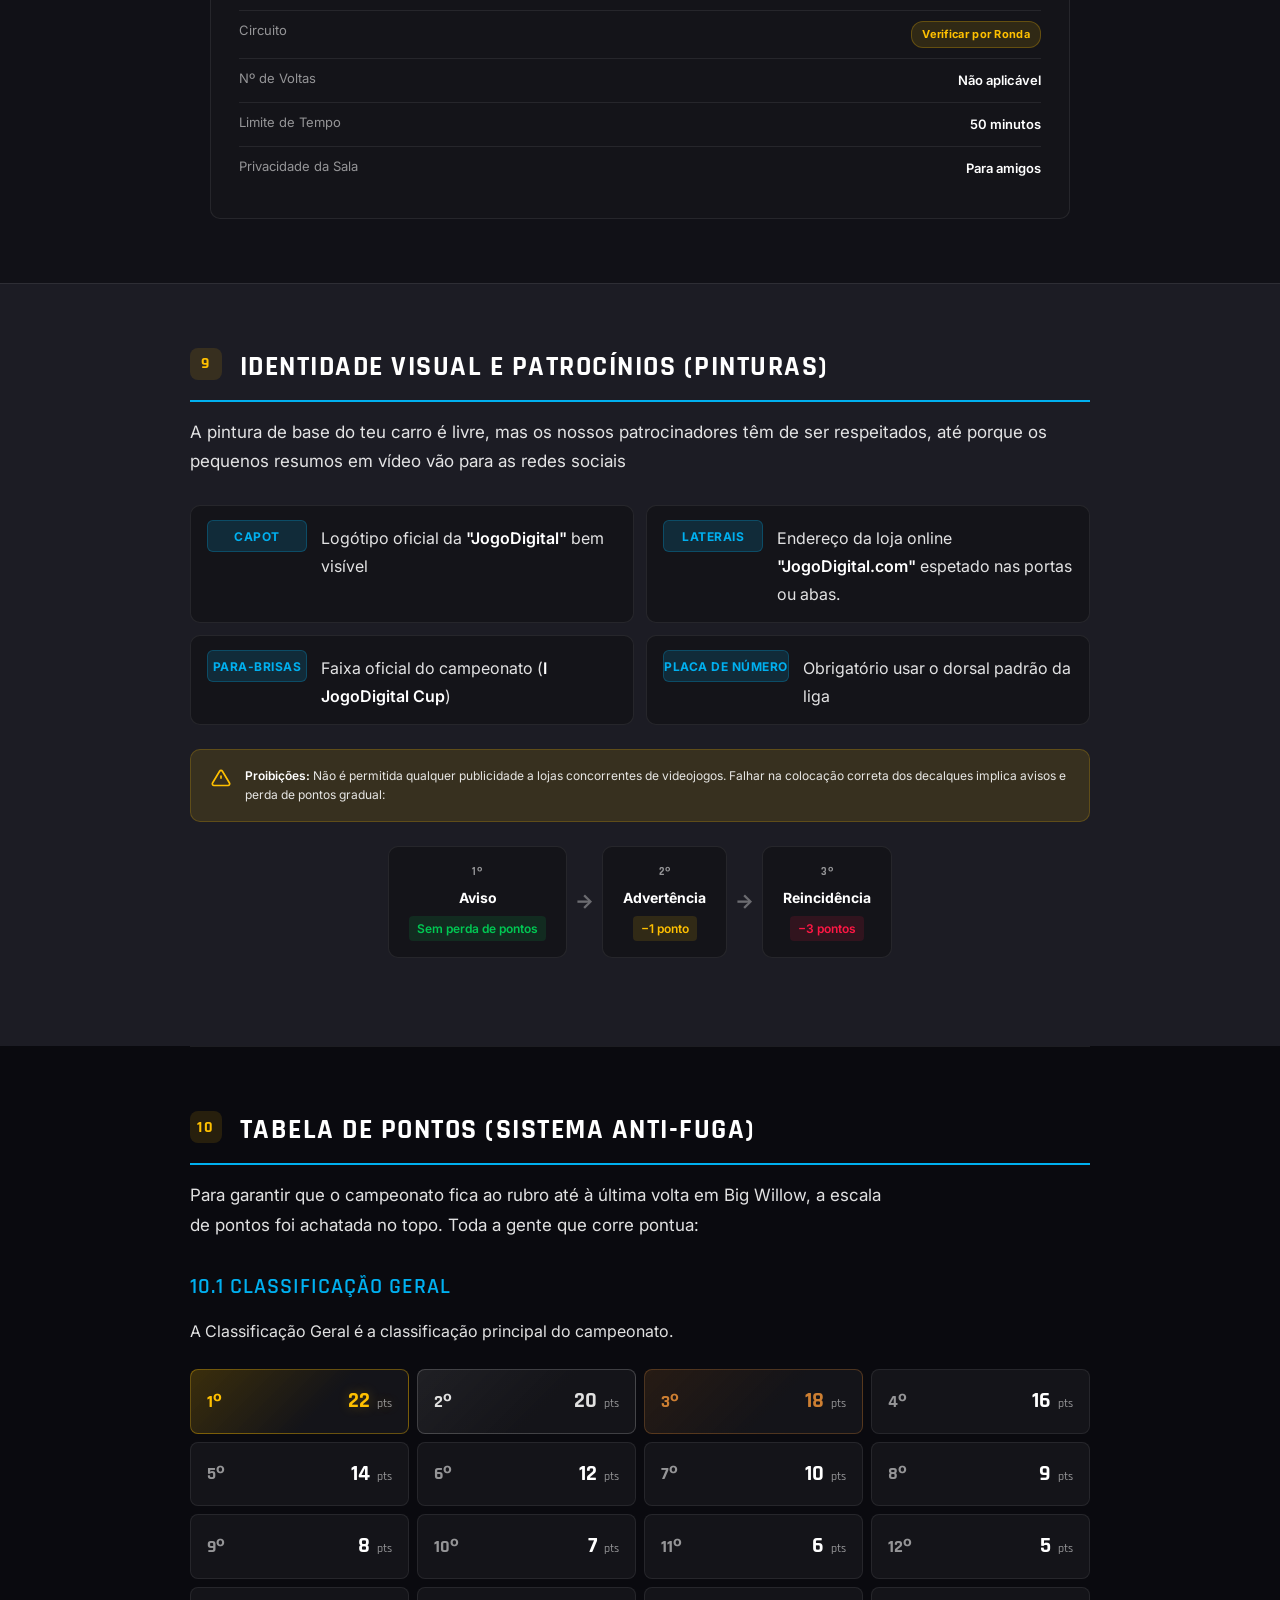
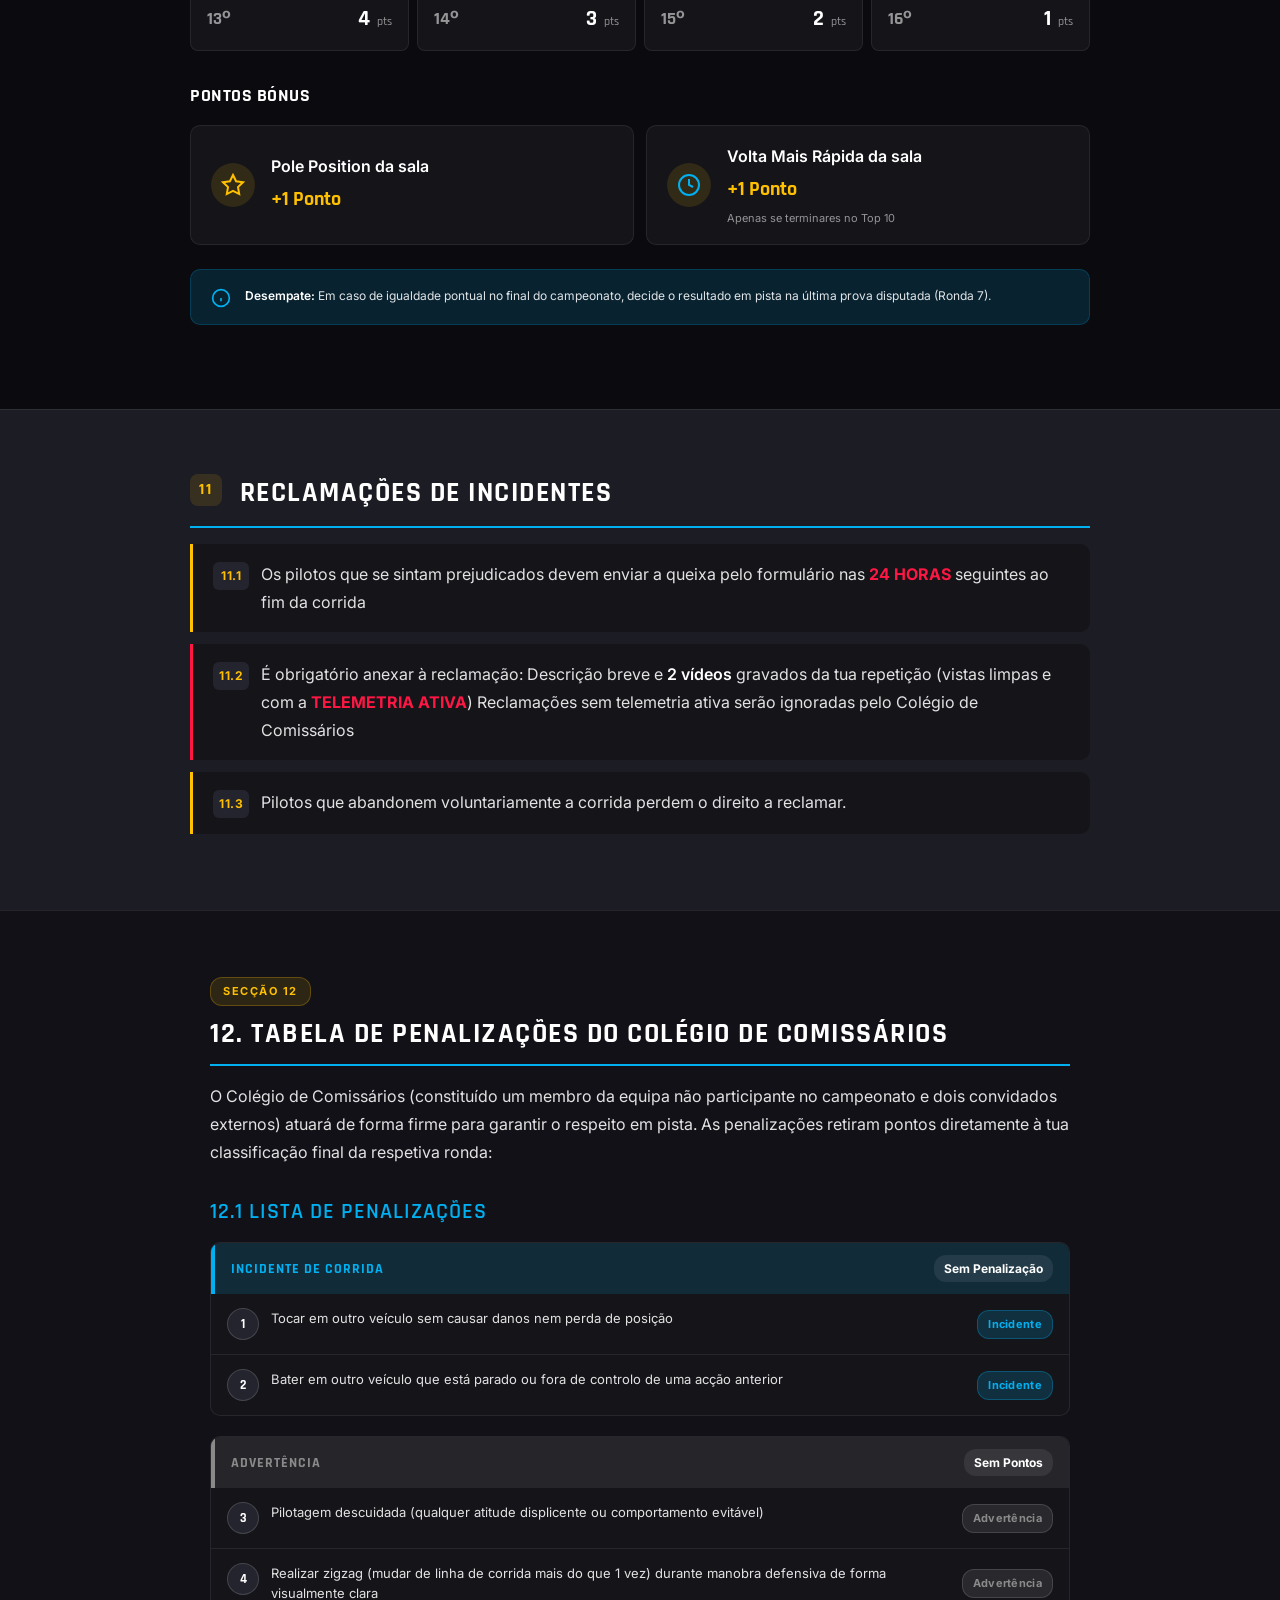
<file: I_JOGODIGITAL_CUP.html>
<!DOCTYPE html>
<html lang="pt">
<head>
  <meta charset="UTF-8">
  <meta name="viewport" content="width=device-width, initial-scale=1.0">
  <title>I JogoDigital Cup — Regulamento</title>
  <meta name="description" content="Regulamento oficial do I JogoDigital Cup — Campeonato Interno de Verão no Gran Turismo 7">
  <meta name="theme-color" content="#0a0a0f">
  <link rel="preconnect" href="https://fonts.googleapis.com">
  <link rel="preconnect" href="https://fonts.gstatic.com" crossorigin>
  <link href="https://fonts.googleapis.com/css2?family=Inter:wght@400;500;600;700&family=Rajdhani:wght@600;700&display=swap" rel="stylesheet">
  <style>
:root {
  --font-display: 'Rajdhani', 'Inter', Arial, sans-serif;
  --font-body: 'Inter', -apple-system, BlinkMacSystemFont, 'Segoe UI', Arial, sans-serif;

  --bg-primary: #0a0a0f;
  --bg-surface: #141419;
  --bg-surface-alt: #1c1c24;
  --bg-elevated: #24242e;

  --border: rgba(255,255,255,0.08);
  --border-accent: rgba(255,255,255,0.15);

  --text-primary: #ffffff;
  --text-body: rgba(255,255,255,0.88);
  --text-muted: rgba(255,255,255,0.55);
  --text-faint: rgba(255,255,255,0.35);

  --accent-blue: #00b0f0;
  --accent-gold: #ffc000;
  --accent-blue-glow: rgba(0,176,240,0.15);
  --accent-gold-glow: rgba(255,192,0,0.12);

  --severity-racing: #00b0f0;
  --severity-warning: #8a8a8a;
  --severity-light: #00c853;
  --severity-medium: #00b0f0;
  --severity-grave: #ffab00;
  --severity-very-grave: #ff1744;
  --severity-aggravation: #d50000;
  --severity-fairplay: #00b0f0;

  --section-padding: 48px;
  --card-padding: 20px;
  --card-radius: 10px;

  --fs-display: 32px;
  --fs-h1: 22px;
  --fs-h2: 18px;
  --fs-h3: 16px;
  --fs-body: 15px;
  --fs-small: 12px;
  --fs-table-head: 12px;
  --fs-table-cell: 13px;

  --lh-tight: 1.2;
  --lh-normal: 1.75;
}

@media (min-width: 768px) {
  :root {
    --fs-display: 42px;
    --fs-h1: 28px;
    --fs-h2: 22px;
    --fs-h3: 18px;
    --fs-body: 16px;
    --section-padding: 64px;
    --card-padding: 28px;
  }
}

/* ============================================================
   CSS RESET & BASE (Mobile-First)
   ============================================================ */
*, *::before, *::after {
  box-sizing: border-box;
  margin: 0;
  padding: 0;
}

html {
  scroll-behavior: smooth;
  scroll-padding-top: 56px;
  -webkit-text-size-adjust: 100%;
}

body {
  font-family: var(--font-body);
  font-size: var(--fs-body);
  line-height: var(--lh-normal);
  color: var(--text-body);
  background-color: var(--bg-primary);
  -webkit-font-smoothing: antialiased;
  -moz-osx-font-smoothing: grayscale;
  overflow-x: hidden;
}

img {
  max-width: 100%;
  height: auto;
  display: block;
}

a {
  color: var(--accent-blue);
  text-decoration: none;
  transition: color 0.15s ease;
}
a:hover, a:focus {
  color: #4dd4ff;
  text-decoration: underline;
}

/* ============================================================
   UTILITY CLASSES
   ============================================================ */
.container {
  width: 100%;
  max-width: 900px;
  margin: 0 auto;
  padding: 0 16px;
}

@media (min-width: 600px) {
  .container { padding: 0 24px; }
}

.sr-only {
  position: absolute;
  width: 1px; height: 1px;
  padding: 0; margin: -1px;
  overflow: hidden;
  clip: rect(0,0,0,0);
  white-space: nowrap;
  border: 0;
}

/* ============================================================
   HERO / COVER
   ============================================================ */
.hero {
  text-align: center;
  padding: 40px 16px 32px;
  background: linear-gradient(180deg, var(--bg-surface-alt) 0%, var(--bg-primary) 100%);
  border-bottom: 1px solid var(--border);
}

.hero__logo {
  height: 80px;
  width: auto;
  margin: 0 auto 16px;
}

.hero__badge {
  display: inline-block;
  font-family: var(--font-display);
  font-size: var(--fs-small);
  font-weight: 700;
  text-transform: uppercase;
  letter-spacing: 3px;
  color: var(--accent-gold);
  background: var(--accent-gold-glow);
  border: 1px solid rgba(255,192,0,0.25);
  border-radius: 20px;
  padding: 6px 18px;
  margin-bottom: 12px;
}

.hero__title {
  font-family: var(--font-display);
  font-size: var(--fs-display);
  font-weight: 700;
  color: var(--text-primary);
  line-height: var(--lh-tight);
  margin-bottom: 8px;
}

.hero__subtitle {
  font-size: 14px;
  color: var(--text-muted);
  margin-bottom: 24px;
}

.hero__banner {
  width: 100%;
  max-width: 700px;
  margin: 0 auto 20px;
  border-radius: var(--card-radius);
  border: 1px solid var(--border);
}

.hero__platform-badge {
  display: inline-block;
  font-size: var(--fs-small);
  color: var(--text-muted);
  background: var(--bg-surface);
  border: 1px solid var(--border);
  border-radius: 20px;
  padding: 6px 16px;
  margin-bottom: 20px;
}

.hero__logos {
  display: flex;
  flex-wrap: wrap;
  justify-content: center;
  align-items: center;
  gap: 12px;
  max-width: 500px;
  margin: 0 auto;
}
.hero__logos img {
  height: 44px;
  width: auto;
  opacity: 0.7;
  transition: opacity 0.2s ease;
}
.hero__logos img:hover { opacity: 1; }

@media (min-width: 600px) {
  .hero { padding: 56px 24px 40px; }
  .hero__logos img { height: 56px; }
}

/* ============================================================
   TABLE OF CONTENTS (Sticky, Collapsible)
   ============================================================ */
.toc-bar {
  position: sticky;
  top: 0;
  z-index: 100;
  background: var(--bg-surface);
  border-bottom: 1px solid var(--border);
  backdrop-filter: blur(12px);
  -webkit-backdrop-filter: blur(12px);
}

.toc-toggle {
  display: flex;
  justify-content: space-between;
  align-items: center;
  padding: 14px 16px;
  color: var(--text-primary);
  font-family: var(--font-display);
  font-weight: 700;
  font-size: 15px;
  cursor: pointer;
  user-select: none;
  -webkit-user-select: none;
}
.toc-toggle:hover { background: var(--bg-elevated); }

.toc-toggle__icon {
  font-size: 18px;
  transition: transform 0.25s ease;
}
.toc-toggle[aria-expanded="true"] .toc-toggle__icon {
  transform: rotate(180deg);
}

.toc-nav {
  max-height: 0;
  overflow: hidden;
  transition: max-height 0.3s ease;
}
.toc-nav.is-open {
  max-height: 600px;
}

.toc-nav__list {
  list-style: none;
  padding: 0 16px 12px;
  counter-reset: toc-counter;
}
.toc-nav__list li {
  border-bottom: 1px solid var(--border);
}
.toc-nav__list li:last-child { border-bottom: none; }
.toc-nav__list a {
  display: block;
  padding: 10px 4px;
  font-size: 14px;
  color: var(--text-body);
  transition: color 0.15s, padding-left 0.15s;
}
.toc-nav__list a:hover {
  color: var(--accent-blue);
  padding-left: 8px;
  text-decoration: none;
}

/* ============================================================
   SECTION BASE STYLES
   ============================================================ */
.content-section {
  padding: var(--section-padding) 16px;
}

@media (min-width: 600px) {
  .content-section { padding: var(--section-padding) 24px; }
}

.content-section:nth-child(even) {
  background: var(--bg-surface-alt);
}

.section-number {
  display: inline-block;
  font-family: var(--font-display);
  font-size: var(--fs-small);
  font-weight: 700;
  text-transform: uppercase;
  letter-spacing: 2px;
  color: var(--accent-gold);
  margin-bottom: 8px;
}

.section-title {
  font-family: var(--font-display);
  font-size: var(--fs-h1);
  font-weight: 700;
  color: var(--text-primary);
  line-height: var(--lh-tight);
  margin-bottom: 24px;
  padding-bottom: 12px;
  border-bottom: 2px solid var(--accent-blue);
  display: inline-block;
}

.section-intro {
  font-size: var(--fs-body);
  color: var(--text-muted);
  margin-bottom: 24px;
  max-width: 700px;
}

/* ============================================================
   NOTA DA ORGANIZAÇÃO (Special block)
   ============================================================ */
.nota-section {
  padding: var(--section-padding) 16px;
  background: var(--bg-surface);
}

.nota-card {
  max-width: 900px;
  margin: 0 auto;
  background: var(--bg-surface-alt);
  border: 1px solid var(--border);
  border-left: 4px solid var(--accent-gold);
  border-radius: var(--card-radius);
  padding: var(--card-padding);
}

.nota-card .section-number {
  color: var(--accent-gold);
}

.nota-card p {
  color: var(--text-body);
  line-height: var(--lh-normal);
  margin-top: 12px;
}

/* ============================================================
   FOOTER
   ============================================================ */
.page-footer {
  text-align: center;
  padding: 32px 16px;
  background: var(--bg-surface);
  border-top: 1px solid var(--border);
  color: var(--text-muted);
  font-size: var(--fs-small);
}

.back-to-top {
  display: inline-block;
  margin-bottom: 12px;
  font-family: var(--font-display);
  font-weight: 700;
  font-size: 14px;
  color: var(--accent-blue);
  text-decoration: none;
  padding: 8px 20px;
  border: 1px solid var(--accent-blue);
  border-radius: 20px;
  transition: all 0.2s ease;
}
.back-to-top:hover {
  background: var(--accent-blue-glow);
  text-decoration: none;
}

/* ============================================================
   VEHICLE SPECIFICATION CARDS (Section 3)
   ============================================================ */
/* ============================================================
   VEHICLE SPECIFICATION CARDS — Responsive Component CSS
   Mobile-first, using design tokens from Step 4
   ============================================================ */

/* ── Vehicle Grid: vertical stack ── */
.vehicle-grid {
  display: flex;
  flex-direction: column;
  gap: 28px;
}

/* ── Vehicle Card: base (mobile) ── */
.vehicle-card {
  position: relative;
  background: var(--bg-surface);
  border: 1px solid var(--border);
  border-radius: var(--card-radius);
  overflow: hidden;
  transition: border-color 0.2s ease, box-shadow 0.2s ease;
}

.vehicle-card:hover {
  border-color: var(--border-accent);
  box-shadow: 0 4px 24px rgba(0, 176, 240, 0.08);
}

/* ── Ronda Badge (top-left overlay) ── */
.ronda-badge {
  position: absolute;
  top: 12px;
  left: 12px;
  z-index: 2;
  display: inline-block;
  background: var(--accent-gold);
  color: var(--bg-primary);
  font-family: var(--font-display);
  font-size: 12px;
  font-weight: 700;
  letter-spacing: 1.5px;
  text-transform: uppercase;
  padding: 5px 14px;
  border-radius: 4px;
  line-height: 1;
}

/* ── Car Image: full-width on mobile ── */
.vehicle-card__image {
  width: 100%;
  background: var(--bg-primary);
  display: flex;
  align-items: center;
  justify-content: center;
  padding: 20px 16px;
  min-height: 180px;
}

.vehicle-card__image 

/* ── Card Info Section ── */
.vehicle-card__info {
  padding: var(--card-padding);
  border-top: 1px solid var(--border);
}

/* ── Car Name ── */
.vehicle-card__name {
  font-family: var(--font-display);
  font-size: 20px;
  font-weight: 700;
  color: var(--text-primary);
  letter-spacing: 0.5px;
  text-transform: uppercase;
  margin: 0 0 16px 0;
  padding-bottom: 12px;
  border-bottom: 2px solid var(--accent-blue);
}

/* ── Spec Grid: definition list as 2-column grid (mobile) ── */
.spec-grid {
  display: grid;
  grid-template-columns: 1fr 1fr;
  gap: 0;
  margin: 0 0 16px 0;
  padding: 0;
}

.spec-item {
  padding: 10px 0;
  border-bottom: 1px solid var(--border);
}

/* Alternating subtle background for readability */
.spec-item:nth-child(odd) {
  padding-right: 12px;
}

.spec-item:nth-child(even) {
  padding-left: 12px;
  border-left: 1px solid var(--border);
}

.spec-item dt {
  font-family: var(--font-body);
  font-size: 11px;
  font-weight: 600;
  text-transform: uppercase;
  letter-spacing: 0.8px;
  color: var(--text-muted);
  margin: 0 0 3px 0;
  line-height: 1.2;
}

.spec-item dd {
  font-family: var(--font-body);
  font-size: var(--fs-body);
  font-weight: 500;
  color: var(--text-primary);
  margin: 0;
  line-height: 1.4;
}

/* ── Price Block ── */
.vehicle-card__price {
  display: flex;
  align-items: center;
  gap: 10px;
  padding-top: 14px;
  border-top: 1px solid var(--border);
}

.price-label {
  font-family: var(--font-body);
  font-size: var(--fs-body);
  font-weight: 600;
  color: var(--text-muted);
  text-transform: uppercase;
  letter-spacing: 0.5px;
}

.price-value {
  font-family: var(--font-display);
  font-size: 22px;
  font-weight: 700;
  color: var(--accent-gold);
  letter-spacing: 0.5px;
}

/* ============================================================
   TABLET+ (≥600px): Spec grid goes 3-col
   ============================================================ */
@media (min-width: 600px) {
  .spec-grid {
    grid-template-columns: 1fr 1fr 1fr;
  }

  /* Reset the 2-col border logic and apply uniform borders */
  .spec-item:nth-child(odd) {
    padding-right: 12px;
  }

  .spec-item:nth-child(even) {
    padding-left: 12px;
    border-left: none;
  }

  /* Apply left border to 2nd and 3rd columns */
  .spec-item:nth-child(3n+2),
  .spec-item:nth-child(3n+3) {
    padding-left: 12px;
    border-left: 1px solid var(--border);
  }

  .spec-item:nth-child(3n+1) {
    padding-left: 0;
    padding-right: 12px;
    border-left: none;
  }

  .vehicle-card__name {
    font-size: 22px;
  }

  .price-value {
    font-size: 24px;
  }
}

/* ============================================================
   DESKTOP (≥900px): Image left + specs right side-by-side
   ============================================================ */
@media (min-width: 900px) {
  .vehicle-card {
    display: grid;
    grid-template-columns: 340px 1fr;
    grid-template-rows: auto;
  }

  /* Badge stays in top-left of image area */
  .ronda-badge {
    top: 16px;
    left: 16px;
    font-size: 13px;
    padding: 6px 16px;
  }

  .vehicle-card__image {
    border-top: none;
    border-right: 1px solid var(--border);
    border-bottom: none;
    min-height: 260px;
    padding: 24px;
  }

  .vehicle-card__image 

  .vehicle-card__info {
    border-top: none;
    padding: 28px;
    display: flex;
    flex-direction: column;
    justify-content: center;
  }

  .vehicle-card__name {
    font-size: 24px;
  }

  .price-value {
    font-size: 26px;
  }
}


/* ============================================================
   TRACK GRID + CALENDAR CARDS (Sections 4 & 5)
   ============================================================ */

/* ================================================================
   CSS CUSTOM PROPERTIES (from Step 4 design system)
   ================================================================ */

@media (min-width: 768px) {
  
}

/* ================================================================
   GLOBAL RESET & BASE (from Step 4)
   ================================================================ */

h1, h2, h3 {
  font-family: var(--font-display);
  color: var(--text-primary);
  margin: 0 0 16px;
  text-transform: uppercase;
}

h1 {
  font-size: var(--fs-h1);
  font-weight: 700;
  letter-spacing: 1.5px;
  line-height: 1.2;
  padding-bottom: 12px;
  border-bottom: 2px solid var(--accent-blue);
}

h2 {
  font-size: var(--fs-h2);
  font-weight: 600;
  letter-spacing: 1px;
  line-height: 1.3;
  color: var(--accent-blue);
}

h3 {
  font-family: var(--font-body);
  font-size: var(--fs-h3);
  font-weight: 700;
  letter-spacing: 0.5px;
  line-height: 1.4;
  color: var(--accent-gold);
}

p { margin: 0 0 12px; }

strong, b { font-weight: 600; color: var(--text-primary); }

em, i { font-style: italic; color: var(--text-muted); }

a:hover { color: var(--accent-gold); }

/* ================================================================
   LAYOUT CONTAINER
   ================================================================ */
.container {
  width: 100%;
  max-width: 960px;
  margin: 0 auto;
  padding: 0 20px;
}

section {
  padding: var(--section-padding) 0;
}

section + section {
  border-top: 1px solid var(--border);
}

/* Section badge (small label above H1) */
.section-badge {
  display: inline-block;
  font-family: var(--font-body);
  font-size: 11px;
  font-weight: 700;
  letter-spacing: 2px;
  text-transform: uppercase;
  color: var(--accent-gold);
  background: var(--accent-gold-glow);
  border: 1px solid rgba(255,192,0,0.25);
  border-radius: 4px;
  padding: 4px 12px;
  margin-bottom: 16px;
}

/* ================================================================
   SECTION 4: TRACK GRID
   Responsive: 1 col → 2 col (600px) → 3 col (900px)
   ================================================================ */
.track-grid {
  display: grid;
  grid-template-columns: 1fr;
  gap: 20px;
  margin-top: 24px;
}

@media (min-width: 600px) {
  .track-grid {
    grid-template-columns: repeat(2, 1fr);
  }
}

@media (min-width: 900px) {
  .track-grid {
    grid-template-columns: repeat(3, 1fr);
  }
}

.track-card {
  background: var(--bg-surface);
  border: 1px solid var(--border);
  border-radius: var(--card-radius);
  overflow: hidden;
  transition: transform 0.2s ease, border-color 0.2s ease, box-shadow 0.2s ease;
}

.track-card:hover {
  transform: translateY(-4px);
  border-color: var(--accent-blue);
  box-shadow: 0 8px 24px rgba(0,176,240,0.1);
}

.track-card__img-wrap {
  position: relative;
  width: 100%;
  aspect-ratio: 16 / 9;
  overflow: hidden;
  background: var(--bg-surface-alt);
}

.track-card__img-wrap 

.track-card:hover .track-card__img-wrap 

/* Overlay badge showing track stats */
.track-card__stats-overlay {
  position: absolute;
  bottom: 0;
  left: 0;
  right: 0;
  display: flex;
  justify-content: space-between;
  padding: 6px 12px;
  background: linear-gradient(transparent, rgba(0,0,0,0.85));
  font-family: var(--font-body);
  font-size: 11px;
  font-weight: 600;
  color: rgba(255,255,255,0.9);
  letter-spacing: 0.5px;
}

.track-card__stats-overlay span {
  display: flex;
  align-items: center;
  gap: 4px;
}

/* SVG icon sizing inside overlay */
.track-card__stats-overlay svg {
  width: 12px;
  height: 12px;
  fill: var(--accent-blue);
  flex-shrink: 0;
}

.track-card__

.track-card__name {
  font-family: var(--font-display);
  font-size: 16px;
  font-weight: 700;
  color: var(--text-primary);
  letter-spacing: 0.8px;
  text-transform: uppercase;
  margin: 0 0 4px;
  line-height: 1.3;
}

.track-card__layout {
  font-family: var(--font-body);
  font-size: 13px;
  font-weight: 500;
  color: var(--accent-blue);
  margin: 0;
  letter-spacing: 0.3px;
}

/* ================================================================
   SECTION 5: CALENDAR / RONDA CARDS
   Responsive cards with left accent border
   ================================================================ */

.calendar-preamble {
  background: var(--bg-surface);
  border: 1px solid var(--border);
  border-left: 3px solid var(--accent-gold);
  border-radius: var(--card-radius);
  padding: var(--card-padding);
  margin-bottom: 32px;
}

.calendar-preamble p {
  margin: 0 0 6px;
  font-size: 14px;
  color: var(--text-body);
}

.calendar-preamble p:last-child {
  margin-bottom: 0;
}

/* Ronda cards list */
.ronda-list {
  display: flex;
  flex-direction: column;
  gap: 20px;
}

.ronda-card {
  background: var(--bg-surface);
  border: 1px solid var(--border);
  border-radius: var(--card-radius);
  overflow: hidden;
  transition: border-color 0.2s ease, box-shadow 0.2s ease;
}

.ronda-card:hover {
  border-color: var(--accent-blue);
  box-shadow: 0 4px 16px rgba(0,176,240,0.08);
}

/* Ronda header bar */
.ronda-card__header {
  display: flex;
  flex-wrap: wrap;
  align-items: center;
  gap: 12px;
  padding: 14px 20px;
  background: var(--bg-surface-alt);
  border-bottom: 1px solid var(--border);
}

.ronda-card__badge {
  font-family: var(--font-display);
  font-size: 13px;
  font-weight: 700;
  letter-spacing: 1.5px;
  text-transform: uppercase;
  color: var(--bg-primary);
  background: var(--accent-gold);
  border-radius: 4px;
  padding: 3px 10px;
  white-space: nowrap;
}

.ronda-card__date {
  font-family: var(--font-body);
  font-size: 14px;
  font-weight: 600;
  color: var(--text-primary);
  letter-spacing: 0.3px;
}

/* Ronda body: responsive grid of key/value pairs */
.ronda-card__

@media (min-width: 600px) {
  .ronda-card__
}

.ronda-detail {
  display: flex;
  align-items: flex-start;
  gap: 8px;
}

/* Icon circle */
.ronda-detail__icon {
  flex-shrink: 0;
  width: 28px;
  height: 28px;
  border-radius: 50%;
  background: var(--accent-blue-glow);
  display: flex;
  align-items: center;
  justify-content: center;
  margin-top: 1px;
}

.ronda-detail__icon svg {
  width: 14px;
  height: 14px;
  fill: var(--accent-blue);
}

.ronda-detail__text {
  flex: 1;
  min-width: 0;
}

.ronda-detail__label {
  font-size: 11px;
  font-weight: 700;
  letter-spacing: 1px;
  text-transform: uppercase;
  color: var(--text-muted);
  margin: 0 0 2px;
  line-height: 1.3;
}

.ronda-detail__value {
  font-size: 14px;
  font-weight: 500;
  color: var(--text-primary);
  margin: 0;
  line-height: 1.4;
}

/* Full-width detail (for items that span both columns) */
.ronda-detail--full {
  grid-column: 1 / -1;
}

/* Multiplier pills */
.ronda-multipliers {
  display: flex;
  flex-wrap: wrap;
  gap: 8px;
  margin-top: 2px;
}

.ronda-pill {
  display: inline-flex;
  align-items: center;
  gap: 4px;
  font-size: 12px;
  font-weight: 700;
  letter-spacing: 0.5px;
  padding: 4px 10px;
  border-radius: 20px;
  white-space: nowrap;
}

.ronda-pill--tire {
  background: rgba(255,192,0,0.12);
  border: 1px solid rgba(255,192,0,0.3);
  color: var(--accent-gold);
}

.ronda-pill--fuel {
  background: rgba(0,176,240,0.12);
  border: 1px solid rgba(0,176,240,0.3);
  color: var(--accent-blue);
}

/* ================================================================
   RESPONSIVE FINE-TUNING
   ================================================================ */
@media (max-width: 599px) {
  .container {
    padding: 0 16px;
  }

  .track-card__name {
    font-size: 14px;
  }

  .ronda-card__header {
    padding: 12px 16px;
  }

  .ronda-card__

  .ronda-detail__icon {
    width: 24px;
    height: 24px;
  }

  .ronda-detail__icon svg {
    width: 12px;
    height: 12px;
  }
}


/* ============================================================
   RULES, POINTS, SCHEDULE, PRIZES (Sections 1,2,6,7,9,10,11,13)
   ============================================================ */

/* ================================================================
   COMPONENT STYLES: Rules, Points Grid, Schedule, Prizes
   Uses CSS custom properties from Step 4 design system
   Mobile-first with breakpoints at 600px and 900px (Step 3)
   ================================================================ */

/* ── Section Base ── */
.content-section {
  padding: var(--section-padding, 50px) 20px;
  max-width: 900px;
  margin: 0 auto;
}

.content-section.alt-bg {
  background-color: var(--bg-surface-alt, #1c1c24);
  /* Full-bleed: break out of max-width container */
  margin: 0;
  max-width: none;
}

.content-section.alt-bg > * {
  max-width: 900px;
  margin-left: auto;
  margin-right: auto;
}

/* Re-apply padding on alt-bg children */
.content-section.alt-bg {
  padding-left: 20px;
  padding-right: 20px;
}

.section-intro {
  font-size: calc(var(--fs-body, 15px) + 1px);
  color: var(--text-body, rgba(255,255,255,0.88));
  margin-bottom: 28px;
  line-height: var(--lh-normal, 1.75);
}

/* ── Section Number Badge ── */
.section-number {
  display: inline-flex;
  align-items: center;
  justify-content: center;
  width: 32px;
  height: 32px;
  border-radius: 8px;
  background: var(--accent-gold-glow, rgba(255,192,0,0.12));
  color: var(--accent-gold, #ffc000);
  font-family: var(--font-display, 'Rajdhani', sans-serif);
  font-size: 16px;
  font-weight: 700;
  margin-right: 10px;
  flex-shrink: 0;
  vertical-align: middle;
}

/* ── Rule Item Component ── */
.rule-item {
  display: flex;
  align-items: flex-start;
  gap: 12px;
  padding: 16px;
  margin-bottom: 12px;
  background: var(--bg-surface, #141419);
  border-left: 3px solid var(--accent-gold, #ffc000);
  border-radius: 0 var(--card-radius, 10px) var(--card-radius, 10px) 0;
  transition: background 0.2s ease;
}

.rule-item:hover {
  background: var(--bg-surface-alt, #1c1c24);
}

/* Alt-bg sections need different card bg */
.alt-bg .rule-item {
  background: var(--bg-surface, #141419);
}

.alt-bg .rule-item:hover {
  background: var(--bg-elevated, #24242e);
}

.rule-item.rule-critical {
  border-left-color: var(--severity-very-grave, #ff1744);
}

.rule-item.rule-highlight {
  border-left-color: var(--accent-blue, #00b0f0);
}

.rule-number {
  display: inline-flex;
  align-items: center;
  justify-content: center;
  min-width: 36px;
  height: 28px;
  border-radius: 6px;
  background: var(--bg-elevated, #24242e);
  color: var(--accent-gold, #ffc000);
  font-family: var(--font-body, 'Inter', sans-serif);
  font-size: 12px;
  font-weight: 700;
  letter-spacing: 0.5px;
  flex-shrink: 0;
  margin-top: 2px;
}

.rule-item p {
  margin: 0;
  flex: 1;
}

/* ── Highlight text classes ── */
.highlight-danger {
  color: var(--severity-very-grave, #ff1744);
  font-weight: 700;
}

.highlight-gold {
  color: var(--accent-gold, #ffc000);
  font-weight: 700;
}

/* ── Tyre Badges (Section 7) ── */
.tyre-badges {
  display: flex;
  gap: 12px;
  justify-content: center;
  margin: 24px 0;
  flex-wrap: wrap;
}

.tyre-badge {
  display: flex;
  flex-direction: column;
  align-items: center;
  gap: 4px;
  padding: 16px 24px;
  border-radius: var(--card-radius, 10px);
  font-family: var(--font-display, 'Rajdhani', sans-serif);
  font-size: 24px;
  font-weight: 700;
  letter-spacing: 2px;
  color: var(--text-primary, #fff);
  min-width: 90px;
  text-align: center;
}

.tyre-badge small {
  font-family: var(--font-body, 'Inter', sans-serif);
  font-size: 11px;
  font-weight: 500;
  letter-spacing: 1px;
  text-transform: uppercase;
  opacity: 0.7;
}

.tyre-soft {
  background: linear-gradient(135deg, rgba(255,23,68,0.25), rgba(255,23,68,0.08));
  border: 1px solid rgba(255,23,68,0.4);
  color: #ff5252;
}

.tyre-medium {
  background: linear-gradient(135deg, rgba(255,192,0,0.25), rgba(255,192,0,0.08));
  border: 1px solid rgba(255,192,0,0.4);
  color: var(--accent-gold, #ffc000);
}

.tyre-hard {
  background: linear-gradient(135deg, rgba(255,255,255,0.12), rgba(255,255,255,0.04));
  border: 1px solid rgba(255,255,255,0.2);
  color: rgba(255,255,255,0.8);
}

/* ── Schedule Timeline (Section 6) ── */
.schedule-timeline {
  position: relative;
  padding-left: 20px;
  margin: 28px 0;
}

/* Vertical line */
.schedule-timeline::before {
  content: '';
  position: absolute;
  left: 8px;
  top: 12px;
  bottom: 12px;
  width: 2px;
  background: linear-gradient(to bottom, var(--accent-gold, #ffc000), var(--accent-blue, #00b0f0));
  border-radius: 1px;
}

.schedule-item {
  display: flex;
  align-items: flex-start;
  gap: 16px;
  padding: 14px 0;
  position: relative;
}

.schedule-time {
  font-family: var(--font-display, 'Rajdhani', sans-serif);
  font-size: 20px;
  font-weight: 700;
  color: var(--accent-gold, #ffc000);
  min-width: 70px;
  letter-spacing: 1px;
}

.schedule-dot {
  position: absolute;
  left: -16px;
  top: 20px;
  width: 12px;
  height: 12px;
  border-radius: 50%;
  background: var(--accent-gold, #ffc000);
  border: 2px solid var(--bg-primary, #0a0a0f);
  box-shadow: 0 0 8px rgba(255,192,0,0.4);
  z-index: 1;
}

.schedule-desc {
  flex: 1;
  color: var(--text-body, rgba(255,255,255,0.88));
  line-height: 1.6;
}

.schedule-desc small {
  display: block;
  color: var(--text-muted, rgba(255,255,255,0.55));
  font-size: var(--fs-small, 12px);
  margin-top: 2px;
}

/* ── Info Callout ── */
.info-callout {
  display: flex;
  gap: 14px;
  padding: 16px 20px;
  margin: 20px 0;
  background: var(--accent-blue-glow, rgba(0,176,240,0.15));
  border: 1px solid rgba(0,176,240,0.2);
  border-radius: var(--card-radius, 10px);
  color: var(--text-body, rgba(255,255,255,0.88));
}

.info-callout.callout-warning {
  background: var(--accent-gold-glow, rgba(255,192,0,0.12));
  border-color: rgba(255,192,0,0.2);
}

.info-callout.callout-warning .callout-icon {
  color: var(--accent-gold, #ffc000);
}

.callout-icon {
  color: var(--accent-blue, #00b0f0);
  flex-shrink: 0;
  margin-top: 2px;
}

.info-callout p {
  margin: 0 0 6px 0;
  font-size: var(--fs-small, 12px);
  line-height: 1.6;
}

.info-callout p:last-child {
  margin-bottom: 0;
}

/* ── Livery Rules (Section 9) ── */
.livery-rules {
  display: grid;
  gap: 12px;
  margin: 24px 0;
}

.livery-rule {
  display: flex;
  align-items: flex-start;
  gap: 14px;
  padding: 14px 16px;
  background: var(--bg-surface, #141419);
  border-radius: var(--card-radius, 10px);
  border: 1px solid var(--border, rgba(255,255,255,0.08));
}

.livery-location {
  display: inline-flex;
  align-items: center;
  justify-content: center;
  min-width: 100px;
  height: 32px;
  border-radius: 6px;
  background: var(--accent-blue-glow, rgba(0,176,240,0.15));
  border: 1px solid rgba(0,176,240,0.25);
  color: var(--accent-blue, #00b0f0);
  font-family: var(--font-body, 'Inter', sans-serif);
  font-size: 12px;
  font-weight: 700;
  letter-spacing: 0.5px;
  text-transform: uppercase;
  flex-shrink: 0;
}

.livery-rule p {
  margin: 0;
  padding-top: 4px;
}

/* ── Escalation Steps (Section 9) ── */
.escalation-steps {
  display: flex;
  align-items: center;
  justify-content: center;
  gap: 8px;
  margin: 24px 0;
  flex-wrap: wrap;
}

.escalation-step {
  display: flex;
  flex-direction: column;
  align-items: center;
  padding: 16px 20px;
  border-radius: var(--card-radius, 10px);
  min-width: 120px;
  text-align: center;
  border: 1px solid var(--border, rgba(255,255,255,0.08));
  background: var(--bg-surface, #141419);
}

.step-label {
  font-family: var(--font-display, 'Rajdhani', sans-serif);
  font-size: 11px;
  font-weight: 700;
  letter-spacing: 1px;
  text-transform: uppercase;
  color: var(--text-muted, rgba(255,255,255,0.55));
  margin-bottom: 4px;
}

.step-title {
  font-family: var(--font-body, 'Inter', sans-serif);
  font-size: 14px;
  font-weight: 700;
  color: var(--text-primary, #fff);
  margin-bottom: 6px;
}

.step-penalty {
  font-size: 12px;
  font-weight: 600;
  border-radius: 4px;
  padding: 2px 8px;
}

.step-ok .step-penalty {
  color: var(--severity-light, #00c853);
  background: rgba(0,200,83,0.12);
}

.step-warn .step-penalty {
  color: var(--accent-gold, #ffc000);
  background: var(--accent-gold-glow, rgba(255,192,0,0.12));
}

.step-danger .step-penalty {
  color: var(--severity-very-grave, #ff1744);
  background: rgba(255,23,68,0.12);
}

.escalation-arrow {
  font-size: 20px;
  color: var(--text-faint, rgba(255,255,255,0.35));
  font-weight: 700;
}

/* ── Points Grid (Section 10) ── */
.points-grid {
  display: grid;
  grid-template-columns: repeat(2, 1fr);
  gap: 8px;
  margin: 24px 0;
}

.points-cell {
  display: flex;
  align-items: center;
  justify-content: space-between;
  padding: 12px 16px;
  background: var(--bg-surface, #141419);
  border: 1px solid var(--border, rgba(255,255,255,0.08));
  border-radius: 8px;
  transition: transform 0.15s ease, background 0.15s ease;
}

.points-cell:hover {
  background: var(--bg-surface-alt, #1c1c24);
  transform: translateY(-1px);
}

.points-cell .position {
  font-family: var(--font-display, 'Rajdhani', sans-serif);
  font-size: 18px;
  font-weight: 700;
  color: var(--text-muted, rgba(255,255,255,0.55));
  min-width: 36px;
}

.points-cell .pts {
  font-family: var(--font-display, 'Rajdhani', sans-serif);
  font-size: 22px;
  font-weight: 700;
  color: var(--text-primary, #fff);
}

.points-cell .pts small {
  font-size: 12px;
  color: var(--text-muted, rgba(255,255,255,0.55));
  font-weight: 500;
  margin-left: 2px;
}

/* Podium highlights */
.podium .position {
  color: var(--text-primary, #fff);
}

.podium-1 {
  background: linear-gradient(135deg, rgba(255,192,0,0.2) 0%, var(--bg-surface, #141419) 60%);
  border-color: rgba(255,192,0,0.35);
}

.podium-1 .position {
  color: var(--accent-gold, #ffc000);
}

.podium-1 .pts {
  color: var(--accent-gold, #ffc000);
  text-shadow: 0 0 12px rgba(255,192,0,0.3);
}

.podium-2 {
  background: linear-gradient(135deg, rgba(192,192,192,0.12) 0%, var(--bg-surface, #141419) 60%);
  border-color: rgba(192,192,192,0.25);
}

.podium-2 .position { color: #e0e0e0; }
.podium-2 .pts { color: #e0e0e0; }

.podium-3 {
  background: linear-gradient(135deg, rgba(205,127,50,0.15) 0%, var(--bg-surface, #141419) 60%);
  border-color: rgba(205,127,50,0.3);
}

.podium-3 .position { color: #cd7f32; }
.podium-3 .pts { color: #cd7f32; }

/* ── Bonus Points ── */
.bonus-points {
  margin: 32px 0 24px;
}

.bonus-points h3 {
  margin-bottom: 16px;
}

.bonus-grid {
  display: grid;
  gap: 12px;
}

.bonus-card {
  display: flex;
  align-items: center;
  gap: 16px;
  padding: 16px 20px;
  background: var(--bg-surface, #141419);
  border: 1px solid var(--border, rgba(255,255,255,0.08));
  border-radius: var(--card-radius, 10px);
}

.bonus-icon {
  flex-shrink: 0;
  width: 44px;
  height: 44px;
  display: flex;
  align-items: center;
  justify-content: center;
  background: var(--accent-gold-glow, rgba(255,192,0,0.12));
  border-radius: 50%;
}

.bonus-text {
  display: flex;
  flex-direction: column;
  gap: 2px;
}

.bonus-text strong {
  font-size: var(--fs-body, 15px);
  color: var(--text-primary, #fff);
}

.bonus-value {
  font-family: var(--font-display, 'Rajdhani', sans-serif);
  font-size: 20px;
  font-weight: 700;
  color: var(--accent-gold, #ffc000);
}

.bonus-condition {
  font-size: 11px;
  color: var(--text-muted, rgba(255,255,255,0.55));
}

/* ── Prize Cards (Section 13) ── */
.prize-cards {
  display: grid;
  gap: 16px;
  margin: 28px 0;
}

.prize-card {
  display: flex;
  align-items: center;
  gap: 20px;
  padding: 20px 24px;
  background: var(--bg-surface, #141419);
  border: 1px solid var(--border, rgba(255,255,255,0.08));
  border-radius: var(--card-radius, 10px);
  transition: transform 0.2s ease, box-shadow 0.2s ease;
}

.prize-card:hover {
  transform: translateY(-2px);
  box-shadow: 0 8px 24px rgba(0,0,0,0.3);
}

.prize-position {
  display: flex;
  flex-direction: column;
  align-items: center;
  gap: 6px;
  flex-shrink: 0;
}

.prize-pos-number {
  font-family: var(--font-display, 'Rajdhani', sans-serif);
  font-size: 28px;
  font-weight: 700;
  line-height: 1;
}

.prize-info {
  flex: 1;
}

.prize-title {
  font-family: var(--font-body, 'Inter', sans-serif);
  font-size: 17px;
  font-weight: 700;
  color: var(--text-primary, #fff);
  margin: 0 0 4px 0;
  text-transform: none;
  letter-spacing: 0;
}

.prize-platform {
  font-size: 11px;
  font-weight: 600;
  letter-spacing: 1px;
  text-transform: uppercase;
  color: var(--text-muted, rgba(255,255,255,0.55));
  background: var(--bg-elevated, #24242e);
  padding: 3px 10px;
  border-radius: 4px;
  display: inline-block;
}

/* Prize color variants */
.prize-gold {
  border-color: rgba(255,192,0,0.3);
  background: linear-gradient(135deg, rgba(255,192,0,0.12) 0%, var(--bg-surface, #141419) 50%);
}

.prize-gold .prize-pos-number { color: var(--accent-gold, #ffc000); }

.prize-silver {
  border-color: rgba(192,192,192,0.2);
  background: linear-gradient(135deg, rgba(192,192,192,0.08) 0%, var(--bg-surface, #141419) 50%);
}

.prize-silver .prize-pos-number { color: #c0c0c0; }

.prize-bronze {
  border-color: rgba(205,127,50,0.25);
  background: linear-gradient(135deg, rgba(205,127,50,0.1) 0%, var(--bg-surface, #141419) 50%);
}

.prize-bronze .prize-pos-number { color: #cd7f32; }

/* ── Organization Signature ── */
.org-sign {
  text-align: center;
  margin-top: 40px;
  font-style: italic;
  color: var(--text-muted, rgba(255,255,255,0.55));
  font-size: var(--fs-body, 15px);
}

/* ================================================================
   RESPONSIVE BREAKPOINTS
   ================================================================ */

/* Tablet (600px+) */
@media (min-width: 600px) {
  .content-section {
    padding-left: 32px;
    padding-right: 32px;
  }

  .content-section.alt-bg {
    padding-left: 32px;
    padding-right: 32px;
  }

  .points-grid {
    grid-template-columns: repeat(3, 1fr);
  }

  .bonus-grid {
    grid-template-columns: repeat(2, 1fr);
  }

  .livery-rules {
    grid-template-columns: repeat(2, 1fr);
  }

  .escalation-steps {
    flex-wrap: nowrap;
  }

  .prize-cards {
    grid-template-columns: 1fr;
  }

  .schedule-time {
    min-width: 90px;
    font-size: 22px;
  }
}

/* Desktop (900px+) */
@media (min-width: 900px) {
  .content-section {
    padding-left: 0;
    padding-right: 0;
  }

  .points-grid {
    grid-template-columns: repeat(4, 1fr);
  }

  .rule-item {
    padding: 20px 24px;
  }

  .prize-card {
    padding: 24px 32px;
  }

  .schedule-timeline {
    padding-left: 30px;
  }

  .schedule-time {
    font-size: 24px;
    min-width: 100px;
  }
}


/* ============================================================
   ROOM CONFIG + PENALTY TABLE (Sections 8 & 12)
   ============================================================ */

    /* ── Step 4 Design System (CSS Custom Properties) ── */
    

    @media (min-width: 768px) {
      
    }

    

    

    

    .container {
      max-width: 900px;
      margin: 0 auto;
      padding: 0 20px;
    }

    section {
      padding: var(--section-padding) 0;
    }

    .alt-bg {
      background: #111117;
    }

    h1, h2, h3 {
      font-family: var(--font-display);
      font-weight: 700;
      color: var(--text-primary);
      text-transform: uppercase;
      margin: 0 0 16px;
    }

    h1 {
      font-size: var(--fs-h1);
      letter-spacing: 1.5px;
      border-bottom: 2px solid var(--accent-blue);
      padding-bottom: 12px;
    }

    h2 {
      font-size: var(--fs-h2);
      font-weight: 600;
      color: var(--accent-blue);
      letter-spacing: 1px;
      margin-top: 32px;
    }

    h3 { font-size: var(--fs-h3); }

    p {
      font-size: var(--fs-body);
      line-height: var(--lh-normal);
      color: var(--text-body);
      margin: 0 0 12px;
    }

    strong { font-weight: 600; color: var(--text-primary); }

    ul { padding-left: 24px; margin: 0 0 16px; }
    li { margin-bottom: 6px; }
    ul li::marker { color: var(--accent-blue); }

    .section-badge {
      display: inline-block;
      font-family: var(--font-body);
      font-size: 11px;
      font-weight: 700;
      letter-spacing: 1.5px;
      text-transform: uppercase;
      color: var(--accent-gold);
      background: var(--accent-gold-glow);
      padding: 4px 12px;
      border-radius: 12px;
      margin-bottom: 12px;
    }

    .rule-item {
      background: var(--bg-surface);
      border-left: 3px solid var(--accent-gold);
      border-radius: 0 var(--card-radius) var(--card-radius) 0;
      padding: 16px 20px;
    }

/* ============================================================
   SECTION 8 & 12: Mobile-First Config Cards + Penalty Groups
   Uses CSS custom properties from Step 4 typography system
   ============================================================ */

/* ── Config Grid: 1-col mobile → 2-col desktop ── */
.config-grid {
  display: grid;
  grid-template-columns: 1fr;
  gap: 16px;
}

@media (min-width: 768px) {
  .config-grid {
    grid-template-columns: 1fr 1fr;
    gap: 20px;
  }
}

/* ── Config Card ── */
.config-card {
  background: var(--bg-surface);
  border: 1px solid var(--border);
  border-radius: var(--card-radius);
  padding: var(--card-padding);
  overflow: hidden;
}

.config-card__title {
  display: flex;
  align-items: center;
  gap: 10px;
  font-family: var(--font-display);
  font-size: var(--fs-h3);
  font-weight: 700;
  color: var(--accent-blue);
  text-transform: uppercase;
  letter-spacing: 0.5px;
  margin: 0 0 16px 0;
  padding-bottom: 12px;
  border-bottom: 1px solid var(--border);
}

.config-card__title svg {
  flex-shrink: 0;
}

/* ── Definition List Rows ── */
.config-dl {
  margin: 0;
  padding: 0;
}

.config-dl__row {
  display: flex;
  justify-content: space-between;
  align-items: flex-start;
  gap: 12px;
  padding: 10px 0;
  border-bottom: 1px solid var(--border);
}

.config-dl__row:last-child {
  border-bottom: none;
}

.config-dl__row dt {
  flex: 1 1 55%;
  font-family: var(--font-body);
  font-size: var(--fs-table-cell);
  font-weight: 400;
  color: var(--text-muted);
  line-height: 1.4;
  margin: 0;
  min-width: 0;
}

.config-dl__row dd {
  flex: 0 1 45%;
  font-family: var(--font-body);
  font-size: var(--fs-table-cell);
  font-weight: 600;
  color: var(--text-primary);
  text-align: right;
  margin: 0;
  min-width: 0;
  word-break: break-word;
}

/* ── Per-Ronda Badge (gold accent for variable settings) ── */
.per-ronda-badge {
  display: inline-block;
  background: var(--accent-gold-glow);
  color: var(--accent-gold);
  font-family: var(--font-body);
  font-size: 11px;
  font-weight: 700;
  letter-spacing: 0.3px;
  padding: 3px 10px;
  border-radius: 12px;
  border: 1px solid rgba(255, 192, 0, 0.25);
  white-space: nowrap;
}

/* ── Tire Compound Badges ── */
.tire-badge {
  display: inline-block;
  font-family: var(--font-body);
  font-size: 11px;
  font-weight: 700;
  padding: 2px 8px;
  border-radius: 4px;
  letter-spacing: 0.5px;
}

.tire-rs { background: #ff1744; color: #fff; }
.tire-rm { background: #ffc000; color: #000; }
.tire-rd { background: #2979ff; color: #fff; }

/* ── Value Badges ── */
.value-prohibited {
  color: var(--severity-very-grave);
  font-weight: 700;
}

.value-severe {
  color: var(--severity-grave);
  font-weight: 700;
}

/* ── Mobile: stack DT/DD vertically below 400px ── */
@media (max-width: 399px) {
  .config-dl__row {
    flex-direction: column;
    gap: 4px;
  }

  .config-dl__row dd {
    text-align: left;
  }
}

/* ============================================================
   SECTION 12: Penalty Groups — Stacked Severity Cards
   ============================================================ */

.penalty-group {
  margin-bottom: 20px;
  border-radius: var(--card-radius);
  overflow: hidden;
  border: 1px solid var(--border);
  background: var(--bg-surface);
}

/* ── Severity Header Band ── */
.penalty-group__header {
  display: flex;
  justify-content: space-between;
  align-items: center;
  padding: 12px 16px;
  background: color-mix(in srgb, var(--severity-color) 15%, var(--bg-surface));
  border-left: 4px solid var(--severity-color);
}

.penalty-group__label {
  font-family: var(--font-display);
  font-size: 14px;
  font-weight: 700;
  color: var(--severity-color);
  text-transform: uppercase;
  letter-spacing: 1px;
}

.penalty-group__sanction {
  font-family: var(--font-body);
  font-size: 12px;
  font-weight: 700;
  color: var(--text-primary);
  background: rgba(255, 255, 255, 0.08);
  padding: 3px 10px;
  border-radius: 12px;
  white-space: nowrap;
}

/* ── Penalty Items (flex rows) ── */
.penalty-group__items {
  padding: 0;
}

.penalty-item {
  display: flex;
  align-items: flex-start;
  gap: 12px;
  padding: 14px 16px;
  border-bottom: 1px solid var(--border);
  transition: background 0.15s ease;
}

.penalty-item:last-child {
  border-bottom: none;
}

.penalty-item:hover {
  background: var(--bg-surface-alt);
}

/* ── Number Circle ── */
.penalty-num {
  display: flex;
  align-items: center;
  justify-content: center;
  flex-shrink: 0;
  width: 32px;
  height: 32px;
  border-radius: 50%;
  background: var(--bg-elevated);
  border: 1px solid var(--border-accent);
  font-family: var(--font-display);
  font-size: 13px;
  font-weight: 700;
  color: var(--text-primary);
  line-height: 1;
}

.penalty-num--positive {
  background: var(--accent-blue-glow);
  border-color: var(--accent-blue);
  color: var(--accent-blue);
}

/* ── Description ── */
.penalty-desc {
  flex: 1 1 auto;
  font-family: var(--font-body);
  font-size: var(--fs-table-cell);
  line-height: 1.55;
  color: var(--text-body);
  margin: 0;
  min-width: 0;
}

/* ── Sanction Badge ── */
.penalty-badge {
  flex-shrink: 0;
  display: inline-flex;
  align-items: center;
  justify-content: center;
  font-family: var(--font-body);
  font-size: 11px;
  font-weight: 700;
  letter-spacing: 0.3px;
  padding: 4px 10px;
  border-radius: 12px;
  background: color-mix(in srgb, var(--badge-color, var(--accent-blue)) 18%, transparent);
  color: var(--badge-color, var(--accent-blue));
  border: 1px solid color-mix(in srgb, var(--badge-color, var(--accent-blue)) 30%, transparent);
  white-space: nowrap;
  align-self: center;
}

.penalty-badge--dsq {
  --badge-color: var(--severity-very-grave);
  background: rgba(255, 23, 68, 0.15);
  color: #ff1744;
  border-color: rgba(255, 23, 68, 0.35);
  font-size: 12px;
  font-weight: 800;
  letter-spacing: 1.5px;
}

.penalty-badge--positive {
  --badge-color: var(--severity-fairplay);
  background: var(--accent-blue-glow);
  color: var(--accent-blue);
  border-color: rgba(0, 176, 240, 0.3);
}

/* ── Mobile: Wrap badge below description ── */
@media (max-width: 499px) {
  .penalty-item {
    flex-wrap: wrap;
    gap: 8px;
  }

  .penalty-desc {
    flex-basis: calc(100% - 44px);
  }

  .penalty-badge {
    margin-left: 44px; /* align with text, past number circle */
  }
}

/* ── Fallback for browsers without color-mix ── */
@supports not (background: color-mix(in srgb, red 50%, blue)) {
  .penalty-group__header {
    background: var(--bg-surface-alt);
  }

  .penalty-badge {
    background: rgba(255, 255, 255, 0.06);
    border-color: rgba(255, 255, 255, 0.12);
  }
}

  

/* --- Track card body fix --- */
.track-card__body {
  padding: 12px 16px;
}

.track-card__img {
  width: 100%;
  height: 100%;
  object-fit: cover;
  transition: transform 0.3s ease;
}

.track-card__stats {
  display: flex;
  gap: 12px;
  font-size: var(--fs-small);
  color: var(--text-muted);
  margin-top: 4px;
}

  </style>
</head>
<body>

<!-- ============================================================
     HERO / COVER
     ============================================================ -->
<header class="hero" id="top">
  <div class="container">
    <img src="images/image11.png" alt="JogoDigital Logo" class="hero__logo">
    <div class="hero__badge">Campeonato Interno de Verão</div>
    <h1 class="hero__title">I JOGODIGITAL CUP</h1>
    <p class="hero__subtitle">Gran Turismo 7 · PS4/PS5 · 7 Rondas · Junho—Setembro 2026</p>

    <img src="images/image9.png" alt="I JogoDigital Cup — Banner do campeonato" class="hero__banner" loading="eager">

    <div class="hero__platform-badge">
      🎮 <strong>Gran Turismo 7</strong>&nbsp;— PlayStation 4 / PlayStation 5
    </div>

    <div class="hero__logos" aria-label="Patrocinadores e Parceiros">
      <img src="images/image10.png" alt="Patrocinador 1" loading="lazy">
      <img src="images/image5.png" alt="Patrocinador 2" loading="lazy">
      <img src="images/image8.png" alt="Patrocinador 3" loading="lazy">
      <img src="images/image23.png" alt="Patrocinador 4" loading="lazy">
      <img src="images/image20.png" alt="Patrocinador 5" loading="lazy">
      <img src="images/image19.png" alt="Patrocinador 6" loading="lazy">
    </div>

    <img src="images/image3.png" alt="Banner secundário do campeonato" style="max-width:320px; margin:20px auto 0; border-radius:var(--card-radius);" loading="lazy">
  </div>
</header>

<!-- ============================================================
     TABLE OF CONTENTS (Sticky, Collapsible)
     ============================================================ -->
<nav class="toc-bar" aria-label="Índice de conteúdos">
  <div class="toc-toggle" role="button" tabindex="0" aria-expanded="false" aria-controls="toc-panel" id="toc-btn">
    <span>📋 Índice do Regulamento</span>
    <span class="toc-toggle__icon" aria-hidden="true">▾</span>
  </div>
  <div class="toc-nav" id="toc-panel" role="region" aria-labelledby="toc-btn">
    <ol class="toc-nav__list">
      <li><a href="#nota">Nota da Organização</a></li>
      <li><a href="#sec1">1. Generalidade e Administradores</a></li>
      <li><a href="#sec2">2. Inscrições e Confirmações</a></li>
      <li><a href="#sec3">3. Viaturas do Campeonato</a></li>
      <li><a href="#sec4">4. Pistas Incluídas</a></li>
      <li><a href="#sec5">5. Calendário Quinzenal e Combos</a></li>
      <li><a href="#sec6">6. Horários da Sessão</a></li>
      <li><a href="#sec7">7. Regras de Pneus e Estratégia</a></li>
      <li><a href="#sec8">8. Configuração Sala — Geral</a></li>
      <li><a href="#sec9">9. Identidade Visual e Patrocínios</a></li>
      <li><a href="#sec10">10. Tabela de Pontos</a></li>
      <li><a href="#sec11">11. Reclamações de Incidentes</a></li>
      <li><a href="#sec12">12. Tabela de Penalizações</a></li>
      <li><a href="#sec13">13. Prémios</a></li>
    </ol>
  </div>
</nav>

<main>

<!-- ============================================================
     NOTA DA ORGANIZAÇÃO
     ============================================================ -->
<section class="nota-section" id="nota">
  <div class="container">
    <div class="nota-card">
      <span class="section-number">Nota da Organização</span>
      <h2 class="section-title">Nota da Organização</h2>
      <p>Malta, bem-vindos à primeira edição do I JogoDigital Cup. Este campeonato foi feito para testar os nossos limites na pista, mas com um foco brutal na estratégia e na gestão de pneus ao longo dos meses de verão. Não queremos cá paleio de secretária ou regras complicadas: queremos corridas limpas, picardias saudáveis e respeito mútuo.</p>
    </div>
  </div>
</section>


<!-- ============================================================
     SECTION: SEC1
     ============================================================ -->
<section id="sec1" class="content-section">
  <h1>
    <span class="section-number">1</span>
    Generalidade e Administradores
  </h1>

  <div class="rule-item" data-rule="1.1">
    <span class="rule-number">1.1</span>
    <p>O campeonato é composto por 7 rondas de corrida única, disputadas no simulador <strong>Gran Turismo 7</strong> (PS4/PS5)</p>
  </div>

  <div class="rule-item" data-rule="1.2">
    <span class="rule-number">1.2</span>
    <p>Caso seja estritamente necessário por motivos de força maior, a Organização poderá alterar pontos deste regulamento, avisando a malta no fórum próprio do WhatsApp com a devida antecedência</p>
  </div>

  <div class="rule-item" data-rule="1.3">
    <span class="rule-number">1.3</span>
    <p>Em casos omissos neste documento, a Organização reserva-se o direito de decidir soberanamente em prol do bom funcionamento do campeonato</p>
  </div>

  <div class="rule-item" data-rule="1.4">
    <span class="rule-number">1.4</span>
    <p>A Direção de Prova e a Organização estão a cargo dos administradores da liga</p>
  </div>
</section>


<!-- ============================================================
     SECTION: SEC2
     ============================================================ -->
<section id="sec2" class="content-section alt-bg">
  <h1>
    <span class="section-number">2</span>
    Inscrições e Confirmações de Presença
  </h1>

  <div class="rule-item" data-rule="2.1">
    <span class="rule-number">2.1</span>
    <p>Só serão aceites inscrições de pilotos <strong>registados</strong> oficialmente na liga e que tenham os IDs da Organização adicionados na PlayStation Network (PSN)</p>
  </div>

  <div class="rule-item" data-rule="2.2">
    <span class="rule-number">2.2</span>
    <p>Antes de cada ronda quinzenal, será lançada uma sondagem de confirmação. Pilotos que não confirmem a presença até ao dia anterior perderão o direito de alinhar na grelha da respetiva sala.</p>
  </div>

  <div class="rule-item" data-rule="2.3">
    <span class="rule-number">2.3</span>
    <p>A distribuição das salas e IDs dos Hosts serão publicados no dia da corrida.</p>
  </div>
</section>


<!-- ============================================================
     SECTION: SEC3
     ============================================================ -->
<section id="sec3" class="section alt-bg">
  <div class="container">
    <h1><span class="section-badge">03</span> Viaturas do Campeonato</h1>

    <div class="vehicle-grid">

      <!-- ── RONDA 1 ── -->
      <article class="vehicle-card">
        <span class="ronda-badge">Ronda 1</span>
        <div class="vehicle-card__image">
          <img src="images/image1.png" alt="Peugeot RCZ Gr.4" loading="lazy" width="340" height="192">
        </div>
        <div class="vehicle-card__info">
          <h3 class="vehicle-card__name">Peugeot RCZ Gr.4</h3>
          <dl class="spec-grid">
            <div class="spec-item">
              <dt>Manufacturer</dt>
              <dd>Peugeot</dd>
            </div>
            <div class="spec-item">
              <dt>Displacement</dt>
              <dd>1.6L</dd>
            </div>
            <div class="spec-item">
              <dt>Drivetrain</dt>
              <dd>FF</dd>
            </div>
            <div class="spec-item">
              <dt>Max Power</dt>
              <dd>345 cv / 7.000 rpm</dd>
            </div>
            <div class="spec-item">
              <dt>Performance Points</dt>
              <dd>621.36 PP</dd>
            </div>
            <div class="spec-item">
              <dt>Weight</dt>
              <dd>1.200 Kgs.</dd>
            </div>
            <div class="spec-item">
              <dt>Max. Torque</dt>
              <dd>289.6 ft-lb / 3000 rpm</dd>
            </div>
            <div class="spec-item">
              <dt>Aspiration</dt>
              <dd>Turbo</dd>
            </div>
          </dl>
          <div class="vehicle-card__price">
            <span class="price-label">Preço:</span>
            <span class="price-value">Cr. 350,000</span>
          </div>
        </div>
      </article>

      <!-- ── RONDA 2 ── -->
      <article class="vehicle-card">
        <span class="ronda-badge">Ronda 2</span>
        <div class="vehicle-card__image">
          <img src="images/image7.png" alt="Dodge Viper SRT GT3-R" loading="lazy" width="327" height="184">
        </div>
        <div class="vehicle-card__info">
          <h3 class="vehicle-card__name">Dodge Viper SRT GT3-R</h3>
          <dl class="spec-grid">
            <div class="spec-item">
              <dt>Manufacturer</dt>
              <dd>Dodge</dd>
            </div>
            <div class="spec-item">
              <dt>Displacement</dt>
              <dd>8.4L</dd>
            </div>
            <div class="spec-item">
              <dt>Drivetrain</dt>
              <dd>FR</dd>
            </div>
            <div class="spec-item">
              <dt>Max Power</dt>
              <dd>678 BHP / 6,000 rpm</dd>
            </div>
            <div class="spec-item">
              <dt>Performance Points</dt>
              <dd>742.54 PP</dd>
            </div>
            <div class="spec-item">
              <dt>Weight</dt>
              <dd>1.290 kg</dd>
            </div>
            <div class="spec-item">
              <dt>Max. Torque</dt>
              <dd>88.6 kgfm / 5,000 rpm</dd>
            </div>
            <div class="spec-item">
              <dt>Aspiration</dt>
              <dd>NA</dd>
            </div>
          </dl>
          <div class="vehicle-card__price">
            <span class="price-label">Preço:</span>
            <span class="price-value">Cr. 450,000</span>
          </div>
        </div>
      </article>

      <!-- ── RONDA 3 ── -->
      <article class="vehicle-card">
        <span class="ronda-badge">Ronda 3</span>
        <div class="vehicle-card__image">
          <img src="images/image18.png" alt="Subaru WRX Gr.4" loading="lazy" width="340" height="192">
        </div>
        <div class="vehicle-card__info">
          <h3 class="vehicle-card__name">Subaru WRX Gr.4</h3>
          <dl class="spec-grid">
            <div class="spec-item">
              <dt>Manufacturer</dt>
              <dd>Subaru</dd>
            </div>
            <div class="spec-item">
              <dt>Displacement</dt>
              <dd>2.0L</dd>
            </div>
            <div class="spec-item">
              <dt>Drivetrain</dt>
              <dd>4WD</dd>
            </div>
            <div class="spec-item">
              <dt>Max Power</dt>
              <dd>377 BHP / 7,000 rpm</dd>
            </div>
            <div class="spec-item">
              <dt>Performance Points</dt>
              <dd>626.5 PP</dd>
            </div>
            <div class="spec-item">
              <dt>Weight</dt>
              <dd>1.320 kg</dd>
            </div>
            <div class="spec-item">
              <dt>Max. Torque</dt>
              <dd>49.0 kgfm / 3,500 rpm</dd>
            </div>
            <div class="spec-item">
              <dt>Aspiration</dt>
              <dd>Turbo</dd>
            </div>
          </dl>
          <div class="vehicle-card__price">
            <span class="price-label">Preço:</span>
            <span class="price-value">Cr. 350,000</span>
          </div>
        </div>
      </article>

      <!-- ── RONDA 4 ── -->
      <article class="vehicle-card">
        <span class="ronda-badge">Ronda 4</span>
        <div class="vehicle-card__image">
          <img src="images/image2.png" alt="Aston Martin V12 Vantage GT3" loading="lazy" width="340" height="192">
        </div>
        <div class="vehicle-card__info">
          <h3 class="vehicle-card__name">Aston Martin V12 Vantage GT3</h3>
          <dl class="spec-grid">
            <div class="spec-item">
              <dt>Manufacturer</dt>
              <dd>Aston Martin</dd>
            </div>
            <div class="spec-item">
              <dt>Displacement</dt>
              <dd>5,935 cc</dd>
            </div>
            <div class="spec-item">
              <dt>Drivetrain</dt>
              <dd>FR</dd>
            </div>
            <div class="spec-item">
              <dt>Max Power</dt>
              <dd>591 BHP / 6,500 rpm</dd>
            </div>
            <div class="spec-item">
              <dt>Performance Points</dt>
              <dd>715.21 PP</dd>
            </div>
            <div class="spec-item">
              <dt>Weight</dt>
              <dd>1,250 kg</dd>
            </div>
            <div class="spec-item">
              <dt>Max. Torque</dt>
              <dd>70.0 kgfm / 5,500 rpm</dd>
            </div>
            <div class="spec-item">
              <dt>Aspiration</dt>
              <dd>NA</dd>
            </div>
          </dl>
          <div class="vehicle-card__price">
            <span class="price-label">Preço:</span>
            <span class="price-value">Cr. 450,000</span>
          </div>
        </div>
      </article>

      <!-- ── RONDA 5 ── -->
      <article class="vehicle-card">
        <span class="ronda-badge">Ronda 5</span>
        <div class="vehicle-card__image">
          <img src="images/image14.png" alt="Volkswagen Beetle Gr.3" loading="lazy" width="340" height="192">
        </div>
        <div class="vehicle-card__info">
          <h3 class="vehicle-card__name">Volkswagen Beetle Gr.3</h3>
          <dl class="spec-grid">
            <div class="spec-item">
              <dt>Manufacturer</dt>
              <dd>Volkswagen</dd>
            </div>
            <div class="spec-item">
              <dt>Displacement</dt>
              <dd>NaN cc</dd>
            </div>
            <div class="spec-item">
              <dt>Drivetrain</dt>
              <dd>FR</dd>
            </div>
            <div class="spec-item">
              <dt>Max Power</dt>
              <dd>591 BHP / 8,400 rpm</dd>
            </div>
            <div class="spec-item">
              <dt>Performance Points</dt>
              <dd>742.41 PP</dd>
            </div>
            <div class="spec-item">
              <dt>Weight</dt>
              <dd>1.200 kg</dd>
            </div>
            <div class="spec-item">
              <dt>Max. Torque</dt>
              <dd>60.4 kgfm / 6,500 rpm</dd>
            </div>
            <div class="spec-item">
              <dt>Aspiration</dt>
              <dd>Turbo</dd>
            </div>
          </dl>
          <div class="vehicle-card__price">
            <span class="price-label">Preço:</span>
            <span class="price-value">Cr. 450,000</span>
          </div>
        </div>
      </article>

      <!-- ── RONDA 6 ── -->
      <article class="vehicle-card">
        <span class="ronda-badge">Ronda 6</span>
        <div class="vehicle-card__image">
          <img src="images/image17.png" alt="Chevrolet Corvette C7 Gr.4" loading="lazy" width="340" height="192">
        </div>
        <div class="vehicle-card__info">
          <h3 class="vehicle-card__name">Chevrolet Corvette C7 Gr.4</h3>
          <dl class="spec-grid">
            <div class="spec-item">
              <dt>Manufacturer</dt>
              <dd>Chevrolet</dd>
            </div>
            <div class="spec-item">
              <dt>Displacement</dt>
              <dd>NaN cc</dd>
            </div>
            <div class="spec-item">
              <dt>Drivetrain</dt>
              <dd>FR</dd>
            </div>
            <div class="spec-item">
              <dt>Max Power</dt>
              <dd>414 BHP / 6,000 rpm</dd>
            </div>
            <div class="spec-item">
              <dt>Performance Points</dt>
              <dd>645.21 PP</dd>
            </div>
            <div class="spec-item">
              <dt>Weight</dt>
              <dd>1,350 kg</dd>
            </div>
            <div class="spec-item">
              <dt>Max. Torque</dt>
              <dd>58.0 kgfm / 4,500 rpm</dd>
            </div>
            <div class="spec-item">
              <dt>Aspiration</dt>
              <dd>NA</dd>
            </div>
          </dl>
          <div class="vehicle-card__price">
            <span class="price-label">Preço:</span>
            <span class="price-value">Cr. 350,000</span>
          </div>
        </div>
      </article>

      <!-- ── RONDA 7 ── -->
      <article class="vehicle-card">
        <span class="ronda-badge">Ronda 7</span>
        <div class="vehicle-card__image">
          <img src="images/image4.png" alt="Jaguar F-Type Gr.3" loading="lazy" width="340" height="192">
        </div>
        <div class="vehicle-card__info">
          <h3 class="vehicle-card__name">Jaguar F-Type Gr.3</h3>
          <dl class="spec-grid">
            <div class="spec-item">
              <dt>Manufacturer</dt>
              <dd>Jaguar</dd>
            </div>
            <div class="spec-item">
              <dt>Displacement</dt>
              <dd>NaN cc</dd>
            </div>
            <div class="spec-item">
              <dt>Drivetrain</dt>
              <dd>FR</dd>
            </div>
            <div class="spec-item">
              <dt>Max Power</dt>
              <dd>552 BHP / 6,500 rpm</dd>
            </div>
            <div class="spec-item">
              <dt>Performance Points</dt>
              <dd>727.11 PP</dd>
            </div>
            <div class="spec-item">
              <dt>Weight</dt>
              <dd>1.250 kg</dd>
            </div>
            <div class="spec-item">
              <dt>Max. Torque</dt>
              <dd>69.2 kgfm / 3,500 rpm</dd>
            </div>
            <div class="spec-item">
              <dt>Aspiration</dt>
              <dd>SC</dd>
            </div>
          </dl>
          <div class="vehicle-card__price">
            <span class="price-label">Preço:</span>
            <span class="price-value">Cr. 450,000</span>
          </div>
        </div>
      </article>

    </div><!-- /.vehicle-grid -->
  </div>
</section>


<!-- ============================================================
     SECTION: SEC4
     ============================================================ -->
<section id="sec4">
  <div class="container">
    <span class="section-badge">Secção 4</span>
    <h1>4. Pistas Incluídas no Campeonato</h1>

    <div class="track-grid">

      <!-- Track 1: Barcelona -->
      <div class="track-card">
        <div class="track-card__img-wrap">
          <img src="images/image21.png" alt="Circuit de Barcelona-Catalunya — GP Layout" loading="lazy">
          <div class="track-card__stats-overlay">
            <span>
              <svg viewBox="0 0 24 24"><path d="M12 2C6.48 2 2 6.48 2 12s4.48 10 10 10 10-4.48 10-10S17.52 2 12 2zm0 18c-4.41 0-8-3.59-8-8s3.59-8 8-8 8 3.59 8 8-3.59 8-8 8z"/><path d="M12 6v6l4 2"/></svg>
              4.6 km
            </span>
            <span>
              <svg viewBox="0 0 24 24"><path d="M18.36 5.64a9 9 0 11-12.73 0M12 2v10"/></svg>
              16 Curvas
            </span>
          </div>
        </div>
        <div class="track-card__body">
          <p class="track-card__name">Circuit de Barcelona</p>
          <p class="track-card__layout">Catalunya (GP Layout)</p>
        </div>
      </div>

      <!-- Track 2: Brands Hatch -->
      <div class="track-card">
        <div class="track-card__img-wrap">
          <img src="images/image13.png" alt="Brands Hatch — Grand Prix Circuit" loading="lazy">
          <div class="track-card__stats-overlay">
            <span>
              <svg viewBox="0 0 24 24"><path d="M12 2C6.48 2 2 6.48 2 12s4.48 10 10 10 10-4.48 10-10S17.52 2 12 2zm0 18c-4.41 0-8-3.59-8-8s3.59-8 8-8 8 3.59 8 8-3.59 8-8 8z"/><path d="M12 6v6l4 2"/></svg>
              3.9 km
            </span>
            <span>
              <svg viewBox="0 0 24 24"><path d="M18.36 5.64a9 9 0 11-12.73 0M12 2v10"/></svg>
              9 Curvas
            </span>
          </div>
        </div>
        <div class="track-card__body">
          <p class="track-card__name">Brands Hatch</p>
          <p class="track-card__layout">Grand Prix Circuit</p>
        </div>
      </div>

      <!-- Track 3: Interlagos -->
      <div class="track-card">
        <div class="track-card__img-wrap">
          <img src="images/image15.png" alt="Autódromo de Interlagos — Full Course" loading="lazy">
          <div class="track-card__stats-overlay">
            <span>
              <svg viewBox="0 0 24 24"><path d="M12 2C6.48 2 2 6.48 2 12s4.48 10 10 10 10-4.48 10-10S17.52 2 12 2zm0 18c-4.41 0-8-3.59-8-8s3.59-8 8-8 8 3.59 8 8-3.59 8-8 8z"/><path d="M12 6v6l4 2"/></svg>
              4.3 km
            </span>
            <span>
              <svg viewBox="0 0 24 24"><path d="M18.36 5.64a9 9 0 11-12.73 0M12 2v10"/></svg>
              15 Curvas
            </span>
          </div>
        </div>
        <div class="track-card__body">
          <p class="track-card__name">Autódromo de Interlagos</p>
          <p class="track-card__layout">Full Course</p>
        </div>
      </div>

      <!-- Track 4: Laguna Seca -->
      <div class="track-card">
        <div class="track-card__img-wrap">
          <img src="images/image22.png" alt="WeatherTech Raceway Laguna Seca — Full Course" loading="lazy">
          <div class="track-card__stats-overlay">
            <span>
              <svg viewBox="0 0 24 24"><path d="M12 2C6.48 2 2 6.48 2 12s4.48 10 10 10 10-4.48 10-10S17.52 2 12 2zm0 18c-4.41 0-8-3.59-8-8s3.59-8 8-8 8 3.59 8 8-3.59 8-8 8z"/><path d="M12 6v6l4 2"/></svg>
              3.6 km
            </span>
            <span>
              <svg viewBox="0 0 24 24"><path d="M18.36 5.64a9 9 0 11-12.73 0M12 2v10"/></svg>
              11 Curvas
            </span>
          </div>
        </div>
        <div class="track-card__body">
          <p class="track-card__name">WeatherTech Raceway Laguna Seca</p>
          <p class="track-card__layout">Full Course</p>
        </div>
      </div>

      <!-- Track 5: Grand Valley -->
      <div class="track-card">
        <div class="track-card__img-wrap">
          <img src="images/image6.png" alt="Grand Valley — Highway 1" loading="lazy">
          <div class="track-card__stats-overlay">
            <span>
              <svg viewBox="0 0 24 24"><path d="M12 2C6.48 2 2 6.48 2 12s4.48 10 10 10 10-4.48 10-10S17.52 2 12 2zm0 18c-4.41 0-8-3.59-8-8s3.59-8 8-8 8 3.59 8 8-3.59 8-8 8z"/><path d="M12 6v6l4 2"/></svg>
              5.1 km
            </span>
            <span>
              <svg viewBox="0 0 24 24"><path d="M18.36 5.64a9 9 0 11-12.73 0M12 2v10"/></svg>
              18 Curvas
            </span>
          </div>
        </div>
        <div class="track-card__body">
          <p class="track-card__name">Grand Valley</p>
          <p class="track-card__layout">Highway 1</p>
        </div>
      </div>

      <!-- Track 6: Road Atlanta -->
      <div class="track-card">
        <div class="track-card__img-wrap">
          <img src="images/image12.png" alt="Michelin Raceway Road Atlanta — Full Course" loading="lazy">
          <div class="track-card__stats-overlay">
            <span>
              <svg viewBox="0 0 24 24"><path d="M12 2C6.48 2 2 6.48 2 12s4.48 10 10 10 10-4.48 10-10S17.52 2 12 2zm0 18c-4.41 0-8-3.59-8-8s3.59-8 8-8 8 3.59 8 8-3.59 8-8 8z"/><path d="M12 6v6l4 2"/></svg>
              4.1 km
            </span>
            <span>
              <svg viewBox="0 0 24 24"><path d="M18.36 5.64a9 9 0 11-12.73 0M12 2v10"/></svg>
              12 Curvas
            </span>
          </div>
        </div>
        <div class="track-card__body">
          <p class="track-card__name">Michelin Raceway Road Atlanta</p>
          <p class="track-card__layout">Full Course</p>
        </div>
      </div>

      <!-- Track 7: Willow Springs -->
      <div class="track-card">
        <div class="track-card__img-wrap">
          <img src="images/image16.png" alt="Willow Springs — Big Willow" loading="lazy">
          <div class="track-card__stats-overlay">
            <span>
              <svg viewBox="0 0 24 24"><path d="M12 2C6.48 2 2 6.48 2 12s4.48 10 10 10 10-4.48 10-10S17.52 2 12 2zm0 18c-4.41 0-8-3.59-8-8s3.59-8 8-8 8 3.59 8 8-3.59 8-8 8z"/><path d="M12 6v6l4 2"/></svg>
              4.0 km
            </span>
            <span>
              <svg viewBox="0 0 24 24"><path d="M18.36 5.64a9 9 0 11-12.73 0M12 2v10"/></svg>
              10 Curvas
            </span>
          </div>
        </div>
        <div class="track-card__body">
          <p class="track-card__name">Willow Springs</p>
          <p class="track-card__layout">Big Willow</p>
        </div>
      </div>

    </div><!-- /.track-grid -->
  </div>
</section>


<!-- ============================================================
     SECTION: SEC5
     ============================================================ -->
<section id="sec5">
  <div class="container">
    <span class="section-badge">Secção 5</span>
    <h1>5. Calendário Quinzenal e Combos</h1>

    <div class="calendar-preamble">
      <p>Todas as rondas correm em <strong>BoP Estrito</strong> (afinações trancadas, exceto o repartidor de travagem).</p>
      <p>As pistas têm voltas abaixo de 2 minutos, tempo diurno com progressão real e <strong>0% de chance de chuva</strong> configurada em mapa (foco total na borracha).</p>
    </div>

    <div class="ronda-list">

      <!-- RONDA 1 -->
      <article class="ronda-card" id="ronda1">
        <div class="ronda-card__header">
          <span class="ronda-card__badge">Ronda 1</span>
          <span class="ronda-card__date">25 de Junho de 2026</span>
        </div>
        <div class="ronda-card__body">
          <div class="ronda-detail ronda-detail--full">
            <div class="ronda-detail__icon">
              <svg viewBox="0 0 24 24"><path d="M18.36 5.64a9 9 0 11-12.73 0M12 2v10"/></svg>
            </div>
            <div class="ronda-detail__text">
              <p class="ronda-detail__label">Circuito</p>
              <p class="ronda-detail__value">Circuit de Barcelona-Catalunya (GP Layout) <em style="color:var(--text-muted); font-size:12px;">~1:50</em></p>
            </div>
          </div>
          <div class="ronda-detail">
            <div class="ronda-detail__icon">
              <svg viewBox="0 0 24 24"><path d="M7 17m-2 0a2 2 0 104 0 2 2 0 10-4 0M17 17m-2 0a2 2 0 104 0 2 2 0 10-4 0M5 17H3v-6l2-4h9l4 4h3v6h-2"/></svg>
            </div>
            <div class="ronda-detail__text">
              <p class="ronda-detail__label">Carro</p>
              <p class="ronda-detail__value">Peugeot RCZ Gr.4 <em style="color:var(--text-muted); font-size:12px;">FF</em></p>
            </div>
          </div>
          <div class="ronda-detail">
            <div class="ronda-detail__icon">
              <svg viewBox="0 0 24 24"><path d="M12 2C6.48 2 2 6.48 2 12s4.48 10 10 10 10-4.48 10-10S17.52 2 12 2zm0 18c-4.41 0-8-3.59-8-8s3.59-8 8-8 8 3.59 8 8-3.59 8-8 8z"/><path d="M12 6v6l4 2"/></svg>
            </div>
            <div class="ronda-detail__text">
              <p class="ronda-detail__label">Sessão</p>
              <p class="ronda-detail__value">Quali: 5 min | Corrida: 50 min</p>
            </div>
          </div>
          <div class="ronda-detail">
            <div class="ronda-detail__icon">
              <svg viewBox="0 0 24 24"><circle cx="12" cy="12" r="5"/><path d="M12 1v2m0 18v2m-9-11h2m18 0h-2m-2.6-6.4l-1.4 1.4M6 18l-1.4 1.4m0-12.8L6 6m12 12l1.4 1.4"/></svg>
            </div>
            <div class="ronda-detail__text">
              <p class="ronda-detail__label">Hora do Dia / Rácio Tempo</p>
              <p class="ronda-detail__value">Tarde | 2x</p>
            </div>
          </div>
          <div class="ronda-detail ronda-detail--full">
            <div class="ronda-detail__icon">
              <svg viewBox="0 0 24 24"><path d="M13 2L3 14h9l-1 8 10-12h-9l1-8z"/></svg>
            </div>
            <div class="ronda-detail__text">
              <p class="ronda-detail__label">Multiplicadores</p>
              <div class="ronda-multipliers">
                <span class="ronda-pill ronda-pill--tire">🛞 Pneu: 4x</span>
                <span class="ronda-pill ronda-pill--fuel">⛽ Combustível: 3x</span>
              </div>
            </div>
          </div>
        </div>
      </article>

      <!-- RONDA 2 -->
      <article class="ronda-card" id="ronda2">
        <div class="ronda-card__header">
          <span class="ronda-card__badge">Ronda 2</span>
          <span class="ronda-card__date">09 de Julho de 2026</span>
        </div>
        <div class="ronda-card__body">
          <div class="ronda-detail ronda-detail--full">
            <div class="ronda-detail__icon"><svg viewBox="0 0 24 24"><path d="M18.36 5.64a9 9 0 11-12.73 0M12 2v10"/></svg></div>
            <div class="ronda-detail__text">
              <p class="ronda-detail__label">Circuito</p>
              <p class="ronda-detail__value">Brands Hatch (Grand Prix Circuit) <em style="color:var(--text-muted); font-size:12px;">~1:25</em></p>
            </div>
          </div>
          <div class="ronda-detail">
            <div class="ronda-detail__icon"><svg viewBox="0 0 24 24"><path d="M7 17m-2 0a2 2 0 104 0 2 2 0 10-4 0M17 17m-2 0a2 2 0 104 0 2 2 0 10-4 0M5 17H3v-6l2-4h9l4 4h3v6h-2"/></svg></div>
            <div class="ronda-detail__text">
              <p class="ronda-detail__label">Carro</p>
              <p class="ronda-detail__value">Dodge Viper SRT GT3-R <em style="color:var(--text-muted); font-size:12px;">FR</em></p>
            </div>
          </div>
          <div class="ronda-detail">
            <div class="ronda-detail__icon"><svg viewBox="0 0 24 24"><path d="M12 2C6.48 2 2 6.48 2 12s4.48 10 10 10 10-4.48 10-10S17.52 2 12 2zm0 18c-4.41 0-8-3.59-8-8s3.59-8 8-8 8 3.59 8 8-3.59 8-8 8z"/><path d="M12 6v6l4 2"/></svg></div>
            <div class="ronda-detail__text">
              <p class="ronda-detail__label">Sessão</p>
              <p class="ronda-detail__value">Quali: 5 min | Corrida: 50 min</p>
            </div>
          </div>
          <div class="ronda-detail">
            <div class="ronda-detail__icon"><svg viewBox="0 0 24 24"><circle cx="12" cy="12" r="5"/><path d="M12 1v2m0 18v2m-9-11h2m18 0h-2m-2.6-6.4l-1.4 1.4M6 18l-1.4 1.4m0-12.8L6 6m12 12l1.4 1.4"/></svg></div>
            <div class="ronda-detail__text">
              <p class="ronda-detail__label">Hora do Dia / Rácio Tempo</p>
              <p class="ronda-detail__value">Final da Manhã | 3x</p>
            </div>
          </div>
          <div class="ronda-detail ronda-detail--full">
            <div class="ronda-detail__icon"><svg viewBox="0 0 24 24"><path d="M13 2L3 14h9l-1 8 10-12h-9l1-8z"/></svg></div>
            <div class="ronda-detail__text">
              <p class="ronda-detail__label">Multiplicadores</p>
              <div class="ronda-multipliers">
                <span class="ronda-pill ronda-pill--tire">🛞 Pneu: 4x</span>
                <span class="ronda-pill ronda-pill--fuel">⛽ Combustível: 5x</span>
              </div>
            </div>
          </div>
        </div>
      </article>

      <!-- RONDA 3 -->
      <article class="ronda-card" id="ronda3">
        <div class="ronda-card__header">
          <span class="ronda-card__badge">Ronda 3</span>
          <span class="ronda-card__date">23 de Julho de 2026</span>
        </div>
        <div class="ronda-card__body">
          <div class="ronda-detail ronda-detail--full">
            <div class="ronda-detail__icon"><svg viewBox="0 0 24 24"><path d="M18.36 5.64a9 9 0 11-12.73 0M12 2v10"/></svg></div>
            <div class="ronda-detail__text">
              <p class="ronda-detail__label">Circuito</p>
              <p class="ronda-detail__value">Autódromo de Interlagos <em style="color:var(--text-muted); font-size:12px;">~1:40</em></p>
            </div>
          </div>
          <div class="ronda-detail">
            <div class="ronda-detail__icon"><svg viewBox="0 0 24 24"><path d="M7 17m-2 0a2 2 0 104 0 2 2 0 10-4 0M17 17m-2 0a2 2 0 104 0 2 2 0 10-4 0M5 17H3v-6l2-4h9l4 4h3v6h-2"/></svg></div>
            <div class="ronda-detail__text">
              <p class="ronda-detail__label">Carro</p>
              <p class="ronda-detail__value">Subaru WRX Gr.4 <em style="color:var(--text-muted); font-size:12px;">4WD</em></p>
            </div>
          </div>
          <div class="ronda-detail">
            <div class="ronda-detail__icon"><svg viewBox="0 0 24 24"><path d="M12 2C6.48 2 2 6.48 2 12s4.48 10 10 10 10-4.48 10-10S17.52 2 12 2zm0 18c-4.41 0-8-3.59-8-8s3.59-8 8-8 8 3.59 8 8-3.59 8-8 8z"/><path d="M12 6v6l4 2"/></svg></div>
            <div class="ronda-detail__text">
              <p class="ronda-detail__label">Sessão</p>
              <p class="ronda-detail__value">Quali: 5 min | Corrida: 50 min</p>
            </div>
          </div>
          <div class="ronda-detail">
            <div class="ronda-detail__icon"><svg viewBox="0 0 24 24"><circle cx="12" cy="12" r="5"/><path d="M12 1v2m0 18v2m-9-11h2m18 0h-2m-2.6-6.4l-1.4 1.4M6 18l-1.4 1.4m0-12.8L6 6m12 12l1.4 1.4"/></svg></div>
            <div class="ronda-detail__text">
              <p class="ronda-detail__label">Hora do Dia / Rácio Tempo</p>
              <p class="ronda-detail__value">Final da Manhã | 3x</p>
            </div>
          </div>
          <div class="ronda-detail ronda-detail--full">
            <div class="ronda-detail__icon"><svg viewBox="0 0 24 24"><path d="M13 2L3 14h9l-1 8 10-12h-9l1-8z"/></svg></div>
            <div class="ronda-detail__text">
              <p class="ronda-detail__label">Multiplicadores</p>
              <div class="ronda-multipliers">
                <span class="ronda-pill ronda-pill--tire">🛞 Pneu: 5x</span>
                <span class="ronda-pill ronda-pill--fuel">⛽ Combustível: 3x</span>
              </div>
            </div>
          </div>
        </div>
      </article>

      <!-- RONDA 4 -->
      <article class="ronda-card" id="ronda4">
        <div class="ronda-card__header">
          <span class="ronda-card__badge">Ronda 4</span>
          <span class="ronda-card__date">06 de Agosto de 2026</span>
        </div>
        <div class="ronda-card__body">
          <div class="ronda-detail ronda-detail--full">
            <div class="ronda-detail__icon"><svg viewBox="0 0 24 24"><path d="M18.36 5.64a9 9 0 11-12.73 0M12 2v10"/></svg></div>
            <div class="ronda-detail__text">
              <p class="ronda-detail__label">Circuito</p>
              <p class="ronda-detail__value">WeatherTech Raceway Laguna Seca <em style="color:var(--text-muted); font-size:12px;">~1:22</em></p>
            </div>
          </div>
          <div class="ronda-detail">
            <div class="ronda-detail__icon"><svg viewBox="0 0 24 24"><path d="M7 17m-2 0a2 2 0 104 0 2 2 0 10-4 0M17 17m-2 0a2 2 0 104 0 2 2 0 10-4 0M5 17H3v-6l2-4h9l4 4h3v6h-2"/></svg></div>
            <div class="ronda-detail__text">
              <p class="ronda-detail__label">Carro</p>
              <p class="ronda-detail__value">Aston Martin V12 Vantage GT3 <em style="color:var(--text-muted); font-size:12px;">FR</em></p>
            </div>
          </div>
          <div class="ronda-detail">
            <div class="ronda-detail__icon"><svg viewBox="0 0 24 24"><path d="M12 2C6.48 2 2 6.48 2 12s4.48 10 10 10 10-4.48 10-10S17.52 2 12 2zm0 18c-4.41 0-8-3.59-8-8s3.59-8 8-8 8 3.59 8 8-3.59 8-8 8z"/><path d="M12 6v6l4 2"/></svg></div>
            <div class="ronda-detail__text">
              <p class="ronda-detail__label">Sessão</p>
              <p class="ronda-detail__value">Quali: 5 min | Corrida: 50 min</p>
            </div>
          </div>
          <div class="ronda-detail">
            <div class="ronda-detail__icon"><svg viewBox="0 0 24 24"><circle cx="12" cy="12" r="5"/><path d="M12 1v2m0 18v2m-9-11h2m18 0h-2m-2.6-6.4l-1.4 1.4M6 18l-1.4 1.4m0-12.8L6 6m12 12l1.4 1.4"/></svg></div>
            <div class="ronda-detail__text">
              <p class="ronda-detail__label">Hora do Dia / Rácio Tempo</p>
              <p class="ronda-detail__value">Tarde | 2x</p>
            </div>
          </div>
          <div class="ronda-detail ronda-detail--full">
            <div class="ronda-detail__icon"><svg viewBox="0 0 24 24"><path d="M13 2L3 14h9l-1 8 10-12h-9l1-8z"/></svg></div>
            <div class="ronda-detail__text">
              <p class="ronda-detail__label">Multiplicadores</p>
              <div class="ronda-multipliers">
                <span class="ronda-pill ronda-pill--tire">🛞 Pneu: 4x</span>
                <span class="ronda-pill ronda-pill--fuel">⛽ Combustível: 4x</span>
              </div>
            </div>
          </div>
        </div>
      </article>

      <!-- RONDA 5 -->
      <article class="ronda-card" id="ronda5">
        <div class="ronda-card__header">
          <span class="ronda-card__badge">Ronda 5</span>
          <span class="ronda-card__date">20 de Agosto de 2026</span>
        </div>
        <div class="ronda-card__body">
          <div class="ronda-detail ronda-detail--full">
            <div class="ronda-detail__icon"><svg viewBox="0 0 24 24"><path d="M18.36 5.64a9 9 0 11-12.73 0M12 2v10"/></svg></div>
            <div class="ronda-detail__text">
              <p class="ronda-detail__label">Circuito</p>
              <p class="ronda-detail__value">Grand Valley — Highway 1 <em style="color:var(--text-muted); font-size:12px;">~1:49</em></p>
            </div>
          </div>
          <div class="ronda-detail">
            <div class="ronda-detail__icon"><svg viewBox="0 0 24 24"><path d="M7 17m-2 0a2 2 0 104 0 2 2 0 10-4 0M17 17m-2 0a2 2 0 104 0 2 2 0 10-4 0M5 17H3v-6l2-4h9l4 4h3v6h-2"/></svg></div>
            <div class="ronda-detail__text">
              <p class="ronda-detail__label">Carro</p>
              <p class="ronda-detail__value">Volkswagen Beetle Gr.3 <em style="color:var(--text-muted); font-size:12px;">MR</em></p>
            </div>
          </div>
          <div class="ronda-detail">
            <div class="ronda-detail__icon"><svg viewBox="0 0 24 24"><path d="M12 2C6.48 2 2 6.48 2 12s4.48 10 10 10 10-4.48 10-10S17.52 2 12 2zm0 18c-4.41 0-8-3.59-8-8s3.59-8 8-8 8 3.59 8 8-3.59 8-8 8z"/><path d="M12 6v6l4 2"/></svg></div>
            <div class="ronda-detail__text">
              <p class="ronda-detail__label">Sessão</p>
              <p class="ronda-detail__value">Quali: 5 min | Corrida: 50 min</p>
            </div>
          </div>
          <div class="ronda-detail">
            <div class="ronda-detail__icon"><svg viewBox="0 0 24 24"><circle cx="12" cy="12" r="5"/><path d="M12 1v2m0 18v2m-9-11h2m18 0h-2m-2.6-6.4l-1.4 1.4M6 18l-1.4 1.4m0-12.8L6 6m12 12l1.4 1.4"/></svg></div>
            <div class="ronda-detail__text">
              <p class="ronda-detail__label">Hora do Dia / Rácio Tempo</p>
              <p class="ronda-detail__value">Final da Tarde | 1x</p>
            </div>
          </div>
          <div class="ronda-detail ronda-detail--full">
            <div class="ronda-detail__icon"><svg viewBox="0 0 24 24"><path d="M13 2L3 14h9l-1 8 10-12h-9l1-8z"/></svg></div>
            <div class="ronda-detail__text">
              <p class="ronda-detail__label">Multiplicadores</p>
              <div class="ronda-multipliers">
                <span class="ronda-pill ronda-pill--tire">🛞 Pneu: 4x</span>
                <span class="ronda-pill ronda-pill--fuel">⛽ Combustível: 3x</span>
              </div>
            </div>
          </div>
        </div>
      </article>

      <!-- RONDA 6 -->
      <article class="ronda-card" id="ronda6">
        <div class="ronda-card__header">
          <span class="ronda-card__badge">Ronda 6</span>
          <span class="ronda-card__date">03 de Setembro de 2026</span>
        </div>
        <div class="ronda-card__body">
          <div class="ronda-detail ronda-detail--full">
            <div class="ronda-detail__icon"><svg viewBox="0 0 24 24"><path d="M18.36 5.64a9 9 0 11-12.73 0M12 2v10"/></svg></div>
            <div class="ronda-detail__text">
              <p class="ronda-detail__label">Circuito</p>
              <p class="ronda-detail__value">Michelin Raceway Road Atlanta <em style="color:var(--text-muted); font-size:12px;">~1:25</em></p>
            </div>
          </div>
          <div class="ronda-detail">
            <div class="ronda-detail__icon"><svg viewBox="0 0 24 24"><path d="M7 17m-2 0a2 2 0 104 0 2 2 0 10-4 0M17 17m-2 0a2 2 0 104 0 2 2 0 10-4 0M5 17H3v-6l2-4h9l4 4h3v6h-2"/></svg></div>
            <div class="ronda-detail__text">
              <p class="ronda-detail__label">Carro</p>
              <p class="ronda-detail__value">Chevrolet Corvette C7 Gr.4 <em style="color:var(--text-muted); font-size:12px;">FR</em></p>
            </div>
          </div>
          <div class="ronda-detail">
            <div class="ronda-detail__icon"><svg viewBox="0 0 24 24"><path d="M12 2C6.48 2 2 6.48 2 12s4.48 10 10 10 10-4.48 10-10S17.52 2 12 2zm0 18c-4.41 0-8-3.59-8-8s3.59-8 8-8 8 3.59 8 8-3.59 8-8 8z"/><path d="M12 6v6l4 2"/></svg></div>
            <div class="ronda-detail__text">
              <p class="ronda-detail__label">Sessão</p>
              <p class="ronda-detail__value">Quali: 5 min | Corrida: 50 min</p>
            </div>
          </div>
          <div class="ronda-detail">
            <div class="ronda-detail__icon"><svg viewBox="0 0 24 24"><circle cx="12" cy="12" r="5"/><path d="M12 1v2m0 18v2m-9-11h2m18 0h-2m-2.6-6.4l-1.4 1.4M6 18l-1.4 1.4m0-12.8L6 6m12 12l1.4 1.4"/></svg></div>
            <div class="ronda-detail__text">
              <p class="ronda-detail__label">Hora do Dia / Rácio Tempo</p>
              <p class="ronda-detail__value">Nascer do Sol | 4x</p>
            </div>
          </div>
          <div class="ronda-detail ronda-detail--full">
            <div class="ronda-detail__icon"><svg viewBox="0 0 24 24"><path d="M13 2L3 14h9l-1 8 10-12h-9l1-8z"/></svg></div>
            <div class="ronda-detail__text">
              <p class="ronda-detail__label">Multiplicadores</p>
              <div class="ronda-multipliers">
                <span class="ronda-pill ronda-pill--tire">🛞 Pneu: 4x</span>
                <span class="ronda-pill ronda-pill--fuel">⛽ Combustível: 3x</span>
              </div>
            </div>
          </div>
        </div>
      </article>

      <!-- RONDA 7 -->
      <article class="ronda-card" id="ronda7">
        <div class="ronda-card__header">
          <span class="ronda-card__badge">Ronda 7</span>
          <span class="ronda-card__date">17 de Setembro de 2026</span>
        </div>
        <div class="ronda-card__body">
          <div class="ronda-detail ronda-detail--full">
            <div class="ronda-detail__icon"><svg viewBox="0 0 24 24"><path d="M18.36 5.64a9 9 0 11-12.73 0M12 2v10"/></svg></div>
            <div class="ronda-detail__text">
              <p class="ronda-detail__label">Circuito</p>
              <p class="ronda-detail__value">Willow Springs — Big Willow <em style="color:var(--text-muted); font-size:12px;">~1:12</em></p>
            </div>
          </div>
          <div class="ronda-detail">
            <div class="ronda-detail__icon"><svg viewBox="0 0 24 24"><path d="M7 17m-2 0a2 2 0 104 0 2 2 0 10-4 0M17 17m-2 0a2 2 0 104 0 2 2 0 10-4 0M5 17H3v-6l2-4h9l4 4h3v6h-2"/></svg></div>
            <div class="ronda-detail__text">
              <p class="ronda-detail__label">Carro</p>
              <p class="ronda-detail__value">Jaguar F-Type Gr.3 <em style="color:var(--text-muted); font-size:12px;">FR</em></p>
            </div>
          </div>
          <div class="ronda-detail">
            <div class="ronda-detail__icon"><svg viewBox="0 0 24 24"><path d="M12 2C6.48 2 2 6.48 2 12s4.48 10 10 10 10-4.48 10-10S17.52 2 12 2zm0 18c-4.41 0-8-3.59-8-8s3.59-8 8-8 8 3.59 8 8-3.59 8-8 8z"/><path d="M12 6v6l4 2"/></svg></div>
            <div class="ronda-detail__text">
              <p class="ronda-detail__label">Sessão</p>
              <p class="ronda-detail__value">Quali: 5 min | Corrida: 50 min</p>
            </div>
          </div>
          <div class="ronda-detail">
            <div class="ronda-detail__icon"><svg viewBox="0 0 24 24"><circle cx="12" cy="12" r="5"/><path d="M12 1v2m0 18v2m-9-11h2m18 0h-2m-2.6-6.4l-1.4 1.4M6 18l-1.4 1.4m0-12.8L6 6m12 12l1.4 1.4"/></svg></div>
            <div class="ronda-detail__text">
              <p class="ronda-detail__label">Hora do Dia / Rácio Tempo</p>
              <p class="ronda-detail__value">Início da Manhã | 3x</p>
            </div>
          </div>
          <div class="ronda-detail ronda-detail--full">
            <div class="ronda-detail__icon"><svg viewBox="0 0 24 24"><path d="M13 2L3 14h9l-1 8 10-12h-9l1-8z"/></svg></div>
            <div class="ronda-detail__text">
              <p class="ronda-detail__label">Multiplicadores</p>
              <div class="ronda-multipliers">
                <span class="ronda-pill ronda-pill--tire">🛞 Pneu: 4x</span>
                <span class="ronda-pill ronda-pill--fuel">⛽ Combustível: 4x</span>
              </div>
            </div>
          </div>
        </div>
      </article>

    </div><!-- /.ronda-list -->
  </div>
</section>


<!-- ============================================================
     SECTION: SEC6
     ============================================================ -->
<section id="sec6" class="content-section alt-bg">
  <h1>
    <span class="section-number">6</span>
    Horários da Sessão Quinzenal
  </h1>

  <p class="section-intro">Cumprimos os horários à risca para não prender ninguém e respeitar o tempo de todos.</p>

  <div class="schedule-timeline" role="list" aria-label="Horário da sessão">
    <div class="schedule-item" role="listitem">
      <div class="schedule-time">21:30h</div>
      <div class="schedule-dot"></div>
      <div class="schedule-desc">Abertura oficial do Lobby para Treinos Livres e testes de net</div>
    </div>
    <div class="schedule-item" role="listitem">
      <div class="schedule-time">21:50h</div>
      <div class="schedule-dot"></div>
      <div class="schedule-desc">Briefing obrigatório via texto (no WhatsApp)</div>
    </div>
    <div class="schedule-item" role="listitem">
      <div class="schedule-time">22:00h</div>
      <div class="schedule-dot"></div>
      <div class="schedule-desc">Início da Qualificação <small>(Duração fixa: 5 minutos em pista aberta)*</small></div>
    </div>
    <div class="schedule-item" role="listitem">
      <div class="schedule-time">22:10h</div>
      <div class="schedule-dot"></div>
      <div class="schedule-desc">Partida para a Corrida <small>(Duração fixa: 50 minutos de condução e estratégia)</small></div>
    </div>
  </div>

  <div class="info-callout">
    <svg class="callout-icon" width="20" height="20" viewBox="0 0 24 24" fill="none" stroke="currentColor" stroke-width="2"><circle cx="12" cy="12" r="10"/><line x1="12" y1="16" x2="12" y2="12"/><line x1="12" y1="8" x2="12.01" y2="8"/></svg>
    <div>
      <p>*Sem aviso, a tolerância será de apenas 5 minutos.</p>
      <p>*Pilotos podem correr sem fazer a qualificação.</p>
    </div>
  </div>

  <div class="info-callout callout-warning">
    <svg class="callout-icon" width="20" height="20" viewBox="0 0 24 24" fill="none" stroke="currentColor" stroke-width="2"><path d="M10.29 3.86L1.82 18a2 2 0 001.71 3h16.94a2 2 0 001.71-3L13.71 3.86a2 2 0 00-3.42 0z"/><line x1="12" y1="9" x2="12" y2="13"/><line x1="12" y1="17" x2="12.01" y2="17"/></svg>
    <div>
      <p><strong>Nota técnica:</strong> Pedimos que reiniciem a vossa consola e limpem a cache do jogo antes de entrar na sala. Se tiveres lag e bugs graves que prejudiquem a grelha, a organização pode pedir para saírem da sala antes da qualificação começar</p>
    </div>
  </div>
</section>


<!-- ============================================================
     SECTION: SEC7
     ============================================================ -->
<section id="sec7" class="content-section">
  <h1>
    <span class="section-number">7</span>
    Regras Obrigatórias de Pneus e Estratégia
  </h1>

  <div class="rule-item rule-critical" data-rule="7.1">
    <span class="rule-number">7.1</span>
    <p>É obrigatório utilizar os três tipos de pneus secos na corrida — <strong>Corrida Macio (RS)</strong>, <strong>Corrida Médio (RM)</strong> e <strong>Corrida Duro (RH)</strong>. Tens de fazer pelo menos uma volta completa com cada um. Quem falhar esta regra leva uma penalização automática de <strong class="highlight-danger">1 MINUTO</strong> no tempo final de corrida.</p>
  </div>

  <div class="tyre-badges" aria-label="Compostos obrigatórios">
    <span class="tyre-badge tyre-soft">RS<small>Macio</small></span>
    <span class="tyre-badge tyre-medium">RM<small>Médio</small></span>
    <span class="tyre-badge tyre-hard">RH<small>Duro</small></span>
  </div>

  <div class="rule-item" data-rule="7.2">
    <span class="rule-number">7.2</span>
    <p>Não é permitida a utilização de compostos diferentes em cada eixo (Ex: se metes Médio à frente, tens de ter Médio atrás)</p>
  </div>

  <div class="rule-item rule-highlight" data-rule="7.3">
    <span class="rule-number">7.3</span>
    <p>Como corremos em meses de férias e calor, para a Classificação Geral final apenas vão contar os teus <strong class="highlight-gold">6 MELHORES</strong> resultados. A tua pior pontuação (ou aquela corrida a que faltaste porque estavas na praia) será eliminada no final da época.</p>
  </div>

  <div class="rule-item rule-critical" data-rule="7.4">
    <span class="rule-number">7.4</span>
    <p><strong>REGRA DOS 80%:</strong> Para pontuarem na tua posição de chegada, tens de cumprir pelo menos <strong>80%</strong> da distância total coberta pelo vencedor da corrida. Se desistires antes, ficas apenas com <strong>1 ponto de presença</strong>.</p>
  </div>
</section>


<!-- ============================================================
     SECTION: SEC8
     ============================================================ -->
<section id="sec8" class="alt-bg" aria-labelledby="sec8-title">
  <div class="container">
    <span class="section-badge">Secção 8</span>
    <h1 id="sec8-title">8. CONFIGURAÇÃO SALA - GERAL</h1>

    <!-- ── Settings Groups: Definition-List Cards ── -->
    <div class="config-grid">

      <!-- GROUP 1: Hora / Clima -->
      <div class="config-card">
        <h3 class="config-card__title">
          <svg width="18" height="18" viewBox="0 0 24 24" fill="none" stroke="var(--accent-blue)" stroke-width="2"><circle cx="12" cy="12" r="5"/><path d="M12 1v2m0 18v2M4.22 4.22l1.42 1.42m12.72 12.72l1.42 1.42M1 12h2m18 0h2M4.22 19.78l1.42-1.42M18.36 5.64l1.42-1.42"/></svg>
          Definições de Hora / Clima
        </h3>
        <dl class="config-dl">
          <div class="config-dl__row">
            <dt>Método de seleção do Clima</dt>
            <dd>Clima personalizado</dd>
          </div>
          <div class="config-dl__row">
            <dt>Clima Predefinido</dt>
            <dd>Não aplicável</dd>
          </div>
          <div class="config-dl__row">
            <dt>Modo Condições Iguais</dt>
            <dd>Não</dd>
          </div>
          <div class="config-dl__row">
            <dt>Hora do Dia</dt>
            <dd><span class="per-ronda-badge">A definir por Ronda</span></dd>
          </div>
          <div class="config-dl__row">
            <dt>Rácio de velocidade do tempo variável</dt>
            <dd><span class="per-ronda-badge">A definir por Ronda</span></dd>
          </div>
          <div class="config-dl__row">
            <dt>Clima Personalizado (slots)</dt>
            <dd>Aleatório</dd>
          </div>
        </dl>
      </div>

      <!-- GROUP 2: Regulamentos -->
      <div class="config-card">
        <h3 class="config-card__title">
          <svg width="18" height="18" viewBox="0 0 24 24" fill="none" stroke="var(--accent-blue)" stroke-width="2"><path d="M9 11l3 3L22 4"/><path d="M21 12v7a2 2 0 01-2 2H5a2 2 0 01-2-2V5a2 2 0 012-2h11"/></svg>
          Definições dos Regulamentos
        </h3>
        <dl class="config-dl">
          <div class="config-dl__row">
            <dt>Filtrar Por Categorias</dt>
            <dd><span class="per-ronda-badge">Verificar por Ronda</span></dd>
          </div>
          <div class="config-dl__row">
            <dt>Limite de PP</dt>
            <dd>Sem limitações</dd>
          </div>
          <div class="config-dl__row">
            <dt>Potência Máxima</dt>
            <dd>Sem limitações</dd>
          </div>
          <div class="config-dl__row">
            <dt>Peso mínimo</dt>
            <dd>Sem limitações</dd>
          </div>
          <div class="config-dl__row">
            <dt>Pneus permitidos</dt>
            <dd>Competição</dd>
          </div>
          <div class="config-dl__row">
            <dt>Pneus permitidos e tipos</dt>
            <dd><span class="tire-badge tire-rs">RS</span> <span class="tire-badge tire-rm">RM</span> <span class="tire-badge tire-rd">RD</span></dd>
          </div>
          <div class="config-dl__row">
            <dt>Mudança obrigatória do tipo de pneus</dt>
            <dd><span class="tire-badge tire-rs">RS</span> <span class="tire-badge tire-rm">RM</span> <span class="tire-badge tire-rd">RD</span></dd>
          </div>
          <div class="config-dl__row">
            <dt>Nitro</dt>
            <dd>Não pode ser equipado</dd>
          </div>
          <div class="config-dl__row">
            <dt>Utilização Karts</dt>
            <dd>Não</dd>
          </div>
          <div class="config-dl__row">
            <dt>Troca de motor</dt>
            <dd><span class="value-prohibited">Proibido</span></dd>
          </div>
          <div class="config-dl__row">
            <dt>Peças de Afinação</dt>
            <dd>Sem restrições</dd>
          </div>
        </dl>
      </div>

      <!-- GROUP 3: Corrida -->
      <div class="config-card">
        <h3 class="config-card__title">
          <svg width="18" height="18" viewBox="0 0 24 24" fill="none" stroke="var(--accent-blue)" stroke-width="2"><polygon points="5 3 19 12 5 21 5 3"/></svg>
          Definições da Corrida
        </h3>
        <dl class="config-dl">
          <div class="config-dl__row">
            <dt>Tipo Partida</dt>
            <dd>Grelha com controlo de falsa partida</dd>
          </div>
          <div class="config-dl__row">
            <dt>Grelha Partida</dt>
            <dd>O mais rápido primeiro</dd>
          </div>
          <div class="config-dl__row">
            <dt>EdD/Afinação interditos</dt>
            <dd><strong>Sim</strong></dd>
          </div>
          <div class="config-dl__row">
            <dt>Opções das definições</dt>
            <dd>Algumas (Distribuição dos Travões)</dd>
          </div>
          <div class="config-dl__row">
            <dt>Impulso</dt>
            <dd>Não</dd>
          </div>
          <div class="config-dl__row">
            <dt>Força do Cone de Ar</dt>
            <dd>Real</dd>
          </div>
          <div class="config-dl__row">
            <dt>Dano Visível</dt>
            <dd><strong>Sim</strong></dd>
          </div>
          <div class="config-dl__row">
            <dt>Danos Mecânicos</dt>
            <dd><span class="value-severe">Graves</span></dd>
          </div>
          <div class="config-dl__row">
            <dt>Rácio de Desgaste Dos Pneus</dt>
            <dd><span class="per-ronda-badge">A definir por Ronda</span></dd>
          </div>
          <div class="config-dl__row">
            <dt>Taxa de Consumo Combustível</dt>
            <dd><span class="per-ronda-badge">A definir por Ronda</span></dd>
          </div>
          <div class="config-dl__row">
            <dt>Velocidade de reabastecimento</dt>
            <dd>3 Litros / segundo</dd>
          </div>
          <div class="config-dl__row">
            <dt>Combustível Inicial</dt>
            <dd>Padrão</dd>
          </div>
          <div class="config-dl__row">
            <dt>Redução de aderência fora de pista</dt>
            <dd>Real</dd>
          </div>
          <div class="config-dl__row">
            <dt>Atraso no final da Corrida</dt>
            <dd>180 segundos</dd>
          </div>
          <div class="config-dl__row">
            <dt>Nitro</dt>
            <dd>Padrão</dd>
          </div>
        </dl>
      </div>

      <!-- GROUP 4: Penalizações (in-game) -->
      <div class="config-card">
        <h3 class="config-card__title">
          <svg width="18" height="18" viewBox="0 0 24 24" fill="none" stroke="var(--accent-blue)" stroke-width="2"><path d="M10.29 3.86L1.82 18a2 2 0 001.71 3h16.94a2 2 0 001.71-3L13.71 3.86a2 2 0 00-3.42 0z"/><line x1="12" y1="9" x2="12" y2="13"/><line x1="12" y1="17" x2="12.01" y2="17"/></svg>
          Definições das Penalizações
        </h3>
        <dl class="config-dl">
          <div class="config-dl__row">
            <dt>Penalização por atalho</dt>
            <dd><span class="value-severe">Forte</span></dd>
          </div>
          <div class="config-dl__row">
            <dt>Penalização por colisão com barreiras</dt>
            <dd>Não</dd>
          </div>
          <div class="config-dl__row">
            <dt>Corrigir percurso após colisão com barreiras</dt>
            <dd>Não</dd>
          </div>
          <div class="config-dl__row">
            <dt>Penalização por colisão com carros</dt>
            <dd>Não</dd>
          </div>
          <div class="config-dl__row">
            <dt>Penalização por corte de faixa das boxes</dt>
            <dd><strong>Sim</strong></dd>
          </div>
          <div class="config-dl__row">
            <dt>Transparência durante as corridas</dt>
            <dd>Não</dd>
          </div>
          <div class="config-dl__row">
            <dt>Regra das bandeiras</dt>
            <dd><strong>Sim</strong></dd>
          </div>
        </dl>
      </div>

      <!-- GROUP 5: Limitações de Condução -->
      <div class="config-card">
        <h3 class="config-card__title">
          <svg width="18" height="18" viewBox="0 0 24 24" fill="none" stroke="var(--accent-blue)" stroke-width="2"><circle cx="12" cy="12" r="10"/><line x1="4.93" y1="4.93" x2="19.07" y2="19.07"/></svg>
          Limitações das Opções de Condução
        </h3>
        <dl class="config-dl">
          <div class="config-dl__row">
            <dt>Assistência de contra brecagem</dt>
            <dd><span class="value-prohibited">Indisponível</span></dd>
          </div>
          <div class="config-dl__row">
            <dt>Controlo ativo de estabilidade (ASM)</dt>
            <dd><span class="value-prohibited">Indisponível</span></dd>
          </div>
          <div class="config-dl__row">
            <dt>Assistência da linha de condução</dt>
            <dd><span class="value-prohibited">Indisponível</span></dd>
          </div>
          <div class="config-dl__row">
            <dt>Controlo de tração</dt>
            <dd>Sem Limitações</dd>
          </div>
          <div class="config-dl__row">
            <dt>ABS</dt>
            <dd>Sem Limitações</dd>
          </div>
          <div class="config-dl__row">
            <dt>Condução Automática</dt>
            <dd><span class="value-prohibited">Indisponível</span></dd>
          </div>
        </dl>
      </div>

      <!-- GROUP 6: Qualificação -->
      <div class="config-card">
        <h3 class="config-card__title">
          <svg width="18" height="18" viewBox="0 0 24 24" fill="none" stroke="var(--accent-blue)" stroke-width="2"><circle cx="12" cy="12" r="10"/><polyline points="12 6 12 12 16 14"/></svg>
          Definições da Qualificação
        </h3>
        <dl class="config-dl">
          <div class="config-dl__row">
            <dt>Taxa de desgaste de pneus</dt>
            <dd>Igual à corrida</dd>
          </div>
          <div class="config-dl__row">
            <dt>Taxa de consumo de combustível</dt>
            <dd>Igual à corrida</dd>
          </div>
          <div class="config-dl__row">
            <dt>Combustível Inicial</dt>
            <dd>Igual à corrida</dd>
          </div>
        </dl>
      </div>
    </div><!-- /.config-grid -->

    <!-- ── Lobby Settings List ── -->
    <div class="config-card" style="margin-top: 24px;">
      <h3 class="config-card__title">
        <svg width="18" height="18" viewBox="0 0 24 24" fill="none" stroke="var(--accent-gold)" stroke-width="2"><rect x="3" y="3" width="18" height="18" rx="2"/><path d="M3 9h18M9 21V9"/></svg>
        Definições da Sala
      </h3>
      <dl class="config-dl">
        <div class="config-dl__row">
          <dt>Nome Sala</dt>
          <dd><span class="per-ronda-badge">I JogoDigital.com Cup - RX - SX</span></dd>
        </div>
        <div class="config-dl__row">
          <dt>Tipo De Corrida</dt>
          <dd>Corrida Competitiva</dd>
        </div>
        <div class="config-dl__row">
          <dt>Nº Máximo Participantes</dt>
          <dd><strong>16</strong></dd>
        </div>
        <div class="config-dl__row">
          <dt>Início Automático</dt>
          <dd>Não</dd>
        </div>
        <div class="config-dl__row">
          <dt>Modo da Sala</dt>
          <dd>Treino / Qualificação / Endurance</dd>
        </div>
        <div class="config-dl__row">
          <dt>Circuito</dt>
          <dd><span class="per-ronda-badge">Verificar por Ronda</span></dd>
        </div>
        <div class="config-dl__row">
          <dt>Nº de Voltas</dt>
          <dd>Não aplicável</dd>
        </div>
        <div class="config-dl__row">
          <dt>Limite de Tempo</dt>
          <dd><strong>50 minutos</strong></dd>
        </div>
        <div class="config-dl__row">
          <dt>Privacidade da Sala</dt>
          <dd>Para amigos</dd>
        </div>
      </dl>
    </div>

  </div>
</section>


<!-- ============================================================
     SECTION: SEC9
     ============================================================ -->
<section id="sec9" class="content-section alt-bg">
  <h1>
    <span class="section-number">9</span>
    Identidade Visual e Patrocínios (Pinturas)
  </h1>

  <p class="section-intro">A pintura de base do teu carro é livre, mas os nossos patrocinadores têm de ser respeitados, até porque os pequenos resumos em vídeo vão para as redes sociais</p>

  <div class="livery-rules">
    <div class="livery-rule">
      <div class="livery-location">Capot</div>
      <p>Logótipo oficial da <strong>"JogoDigital"</strong> bem visível</p>
    </div>
    <div class="livery-rule">
      <div class="livery-location">Laterais</div>
      <p>Endereço da loja online <strong>"JogoDigital.com"</strong> espetado nas portas ou abas.</p>
    </div>
    <div class="livery-rule">
      <div class="livery-location">Para-brisas</div>
      <p>Faixa oficial do campeonato (<strong>I JogoDigital Cup</strong>)</p>
    </div>
    <div class="livery-rule">
      <div class="livery-location">Placa de Número</div>
      <p>Obrigatório usar o dorsal padrão da liga</p>
    </div>
  </div>

  <div class="info-callout callout-warning">
    <svg class="callout-icon" width="20" height="20" viewBox="0 0 24 24" fill="none" stroke="currentColor" stroke-width="2"><path d="M10.29 3.86L1.82 18a2 2 0 001.71 3h16.94a2 2 0 001.71-3L13.71 3.86a2 2 0 00-3.42 0z"/><line x1="12" y1="9" x2="12" y2="13"/><line x1="12" y1="17" x2="12.01" y2="17"/></svg>
    <div>
      <p><strong>Proibições:</strong> Não é permitida qualquer publicidade a lojas concorrentes de videojogos. Falhar na colocação correta dos decalques implica avisos e perda de pontos gradual:</p>
    </div>
  </div>

  <div class="escalation-steps">
    <div class="escalation-step step-ok">
      <span class="step-label">1º</span>
      <span class="step-title">Aviso</span>
      <span class="step-penalty">Sem perda de pontos</span>
    </div>
    <div class="escalation-arrow">→</div>
    <div class="escalation-step step-warn">
      <span class="step-label">2º</span>
      <span class="step-title">Advertência</span>
      <span class="step-penalty">−1 ponto</span>
    </div>
    <div class="escalation-arrow">→</div>
    <div class="escalation-step step-danger">
      <span class="step-label">3º</span>
      <span class="step-title">Reincidência</span>
      <span class="step-penalty">−3 pontos</span>
    </div>
  </div>
</section>


<!-- ============================================================
     SECTION: SEC10
     ============================================================ -->
<section id="sec10" class="content-section">
  <h1>
    <span class="section-number">10</span>
    Tabela de Pontos (Sistema Anti-Fuga)
  </h1>

  <p class="section-intro">Para garantir que o campeonato fica ao rubro até à última volta em Big Willow, a escala de pontos foi achatada no topo. Toda a gente que corre pontua:</p>

  <h2 id="sec10-1">10.1 Classificação Geral</h2>
  <p>A Classificação Geral é a classificação principal do campeonato.</p>

  <!-- Points Grid — responsive 2-col mobile / 3-col tablet+ -->
  <div class="points-grid" role="table" aria-label="Tabela de pontos por posição">
    <div class="points-cell podium podium-1" role="row">
      <span class="position" role="cell">1º</span>
      <span class="pts" role="cell">22 <small>pts</small></span>
    </div>
    <div class="points-cell podium podium-2" role="row">
      <span class="position" role="cell">2º</span>
      <span class="pts" role="cell">20 <small>pts</small></span>
    </div>
    <div class="points-cell podium podium-3" role="row">
      <span class="position" role="cell">3º</span>
      <span class="pts" role="cell">18 <small>pts</small></span>
    </div>
    <div class="points-cell" role="row">
      <span class="position" role="cell">4º</span>
      <span class="pts" role="cell">16 <small>pts</small></span>
    </div>
    <div class="points-cell" role="row">
      <span class="position" role="cell">5º</span>
      <span class="pts" role="cell">14 <small>pts</small></span>
    </div>
    <div class="points-cell" role="row">
      <span class="position" role="cell">6º</span>
      <span class="pts" role="cell">12 <small>pts</small></span>
    </div>
    <div class="points-cell" role="row">
      <span class="position" role="cell">7º</span>
      <span class="pts" role="cell">10 <small>pts</small></span>
    </div>
    <div class="points-cell" role="row">
      <span class="position" role="cell">8º</span>
      <span class="pts" role="cell">9 <small>pts</small></span>
    </div>
    <div class="points-cell" role="row">
      <span class="position" role="cell">9º</span>
      <span class="pts" role="cell">8 <small>pts</small></span>
    </div>
    <div class="points-cell" role="row">
      <span class="position" role="cell">10º</span>
      <span class="pts" role="cell">7 <small>pts</small></span>
    </div>
    <div class="points-cell" role="row">
      <span class="position" role="cell">11º</span>
      <span class="pts" role="cell">6 <small>pts</small></span>
    </div>
    <div class="points-cell" role="row">
      <span class="position" role="cell">12º</span>
      <span class="pts" role="cell">5 <small>pts</small></span>
    </div>
    <div class="points-cell" role="row">
      <span class="position" role="cell">13º</span>
      <span class="pts" role="cell">4 <small>pts</small></span>
    </div>
    <div class="points-cell" role="row">
      <span class="position" role="cell">14º</span>
      <span class="pts" role="cell">3 <small>pts</small></span>
    </div>
    <div class="points-cell" role="row">
      <span class="position" role="cell">15º</span>
      <span class="pts" role="cell">2 <small>pts</small></span>
    </div>
    <div class="points-cell" role="row">
      <span class="position" role="cell">16º</span>
      <span class="pts" role="cell">1 <small>pts</small></span>
    </div>
  </div>

  <!-- Bonus Points -->
  <div class="bonus-points">
    <h3>Pontos Bónus</h3>
    <div class="bonus-grid">
      <div class="bonus-card">
        <div class="bonus-icon">
          <svg width="24" height="24" viewBox="0 0 24 24" fill="none" stroke="var(--accent-gold)" stroke-width="2"><polygon points="12 2 15.09 8.26 22 9.27 17 14.14 18.18 21.02 12 17.77 5.82 21.02 7 14.14 2 9.27 8.91 8.26 12 2"/></svg>
        </div>
        <div class="bonus-text">
          <strong>Pole Position da sala</strong>
          <span class="bonus-value">+1 Ponto</span>
        </div>
      </div>
      <div class="bonus-card">
        <div class="bonus-icon">
          <svg width="24" height="24" viewBox="0 0 24 24" fill="none" stroke="var(--accent-blue)" stroke-width="2"><circle cx="12" cy="12" r="10"/><polyline points="12 6 12 12 16 14"/></svg>
        </div>
        <div class="bonus-text">
          <strong>Volta Mais Rápida da sala</strong>
          <span class="bonus-value">+1 Ponto</span>
          <small class="bonus-condition">Apenas se terminares no Top 10</small>
        </div>
      </div>
    </div>
  </div>

  <!-- Tiebreaker -->
  <div class="info-callout">
    <svg class="callout-icon" width="20" height="20" viewBox="0 0 24 24" fill="none" stroke="currentColor" stroke-width="2"><circle cx="12" cy="12" r="10"/><line x1="12" y1="16" x2="12" y2="12"/><line x1="12" y1="8" x2="12.01" y2="8"/></svg>
    <div>
      <p><strong>Desempate:</strong> Em caso de igualdade pontual no final do campeonato, decide o resultado em pista na última prova disputada (Ronda 7).</p>
    </div>
  </div>
</section>


<!-- ============================================================
     SECTION: SEC11
     ============================================================ -->
<section id="sec11" class="content-section alt-bg">
  <h1>
    <span class="section-number">11</span>
    Reclamações de Incidentes
  </h1>

  <div class="rule-item" data-rule="11.1">
    <span class="rule-number">11.1</span>
    <p>Os pilotos que se sintam prejudicados devem enviar a queixa pelo formulário nas <strong class="highlight-danger">24 HORAS</strong> seguintes ao fim da corrida</p>
  </div>

  <div class="rule-item rule-critical" data-rule="11.2">
    <span class="rule-number">11.2</span>
    <p>É obrigatório anexar à reclamação: Descrição breve e <strong>2 vídeos</strong> gravados da tua repetição (vistas limpas e com a <strong class="highlight-danger">TELEMETRIA ATIVA</strong>) Reclamações sem telemetria ativa serão ignoradas pelo Colégio de Comissários</p>
  </div>

  <div class="rule-item" data-rule="11.3">
    <span class="rule-number">11.3</span>
    <p>Pilotos que abandonem voluntariamente a corrida perdem o direito a reclamar.</p>
  </div>
</section>


<!-- ============================================================
     SECTION: SEC12
     ============================================================ -->
<section id="sec12" class="alt-bg" aria-labelledby="sec12-title">
  <div class="container">
    <span class="section-badge">Secção 12</span>
    <h1 id="sec12-title">12. TABELA DE PENALIZAÇÕES DO COLÉGIO DE COMISSÁRIOS</h1>

    <p>O Colégio de Comissários (constituído um membro da equipa não participante no campeonato e dois convidados externos) atuará de forma firme para garantir o respeito em pista. As penalizações retiram pontos diretamente à tua classificação final da respetiva ronda:</p>

    <h2 id="sec12-1-title">12.1 LISTA DE PENALIZAÇÕES</h2>

    <!-- ── GROUP: Incidente de Corrida ── -->
    <div class="penalty-group" data-severity="racing">
      <div class="penalty-group__header" style="--severity-color: var(--severity-racing);">
        <span class="penalty-group__label">Incidente de Corrida</span>
        <span class="penalty-group__sanction">Sem Penalização</span>
      </div>
      <div class="penalty-group__items">
        <div class="penalty-item">
          <span class="penalty-num" aria-label="Infração 1">1</span>
          <p class="penalty-desc">Tocar em outro veículo sem causar danos nem perda de posição</p>
          <span class="penalty-badge" style="--badge-color: var(--severity-racing);">Incidente</span>
        </div>
        <div class="penalty-item">
          <span class="penalty-num" aria-label="Infração 2">2</span>
          <p class="penalty-desc">Bater em outro veículo que está parado ou fora de controlo de uma acção anterior</p>
          <span class="penalty-badge" style="--badge-color: var(--severity-racing);">Incidente</span>
        </div>
      </div>
    </div>

    <!-- ── GROUP: Advertência ── -->
    <div class="penalty-group" data-severity="warning">
      <div class="penalty-group__header" style="--severity-color: var(--severity-warning);">
        <span class="penalty-group__label">Advertência</span>
        <span class="penalty-group__sanction">Sem Pontos</span>
      </div>
      <div class="penalty-group__items">
        <div class="penalty-item">
          <span class="penalty-num" aria-label="Infração 3">3</span>
          <p class="penalty-desc">Pilotagem descuidada (qualquer atitude displicente ou comportamento evitável)</p>
          <span class="penalty-badge" style="--badge-color: var(--severity-warning);">Advertência</span>
        </div>
        <div class="penalty-item">
          <span class="penalty-num" aria-label="Infração 4">4</span>
          <p class="penalty-desc">Realizar zigzag (mudar de linha de corrida mais do que 1 vez) durante manobra defensiva de forma visualmente clara</p>
          <span class="penalty-badge" style="--badge-color: var(--severity-warning);">Advertência</span>
        </div>
        <div class="penalty-item">
          <span class="penalty-num" aria-label="Infração 5">5</span>
          <p class="penalty-desc">Retirar penalização dada pelo simulador na linha ideal de corrida</p>
          <span class="penalty-badge" style="--badge-color: var(--severity-warning);">Advertência</span>
        </div>
      </div>
    </div>

    <!-- ── GROUP: Penalizações Leves ── -->
    <div class="penalty-group" data-severity="light">
      <div class="penalty-group__header" style="--severity-color: var(--severity-light);">
        <span class="penalty-group__label">Penalizações Leves</span>
        <span class="penalty-group__sanction">−3 Pontos</span>
      </div>
      <div class="penalty-group__items">
        <div class="penalty-item">
          <span class="penalty-num" aria-label="Infração 6">6</span>
          <p class="penalty-desc">Bater em outro veículo sem que este perca mais do que 1 posição, sofra dano ou saída de pista</p>
          <span class="penalty-badge" style="--badge-color: var(--severity-light);">−3 pts</span>
        </div>
        <div class="penalty-item">
          <span class="penalty-num" aria-label="Infração 7">7</span>
          <p class="penalty-desc">Não respeitar linhas de corrida em paralelo durante a aproximação, apex e saída de uma curva</p>
          <span class="penalty-badge" style="--badge-color: var(--severity-light);">−3 pts</span>
        </div>
        <div class="penalty-item">
          <span class="penalty-num" aria-label="Infração 8">8</span>
          <p class="penalty-desc">Perturbar um piloto que o vai dobrar fazendo-o perder tempo por mais de 2 sectores</p>
          <span class="penalty-badge" style="--badge-color: var(--severity-light);">−3 pts</span>
        </div>
        <div class="penalty-item">
          <span class="penalty-num" aria-label="Infração 9">9</span>
          <p class="penalty-desc">Volta à pista incorretamente provocando um acidente ou uma situação de perigo</p>
          <span class="penalty-badge" style="--badge-color: var(--severity-light);">−3 pts</span>
        </div>
        <div class="penalty-item">
          <span class="penalty-num" aria-label="Infração 10">10</span>
          <p class="penalty-desc">Provocar acidente por estar a retirar a penalização dada pelo simulador na linha ideal de corrida</p>
          <span class="penalty-badge" style="--badge-color: var(--severity-light);">−3 pts</span>
        </div>
      </div>
    </div>

    <!-- ── GROUP: Penalizações Médias ── -->
    <div class="penalty-group" data-severity="medium">
      <div class="penalty-group__header" style="--severity-color: var(--severity-medium);">
        <span class="penalty-group__label">Penalizações Médias</span>
        <span class="penalty-group__sanction">−6 Pontos</span>
      </div>
      <div class="penalty-group__items">
        <div class="penalty-item">
          <span class="penalty-num" aria-label="Infração 11">11</span>
          <p class="penalty-desc">Bater em outro veículo, provocando perda superior a 1 posição, sofra dano em 1 componente (exceto motor) e/ou saída de pista</p>
          <span class="penalty-badge" style="--badge-color: var(--severity-medium);">−6 pts</span>
        </div>
        <div class="penalty-item">
          <span class="penalty-num" aria-label="Infração 12">12</span>
          <p class="penalty-desc">Travar à frente de outro veículo sem justificação e de forma visivelmente intencional provocando com que este lhe bata na traseira ou saída de pista</p>
          <span class="penalty-badge" style="--badge-color: var(--severity-medium);">−6 pts</span>
        </div>
        <div class="penalty-item">
          <span class="penalty-num" aria-label="Infração 13">13</span>
          <p class="penalty-desc">Abandono voluntário</p>
          <span class="penalty-badge" style="--badge-color: var(--severity-medium);">−6 pts</span>
        </div>
        <div class="penalty-item">
          <span class="penalty-num" aria-label="Infração 14">14</span>
          <p class="penalty-desc">Persistência na utilização indevida dos sinais de luzes (máximos) ou buzina</p>
          <span class="penalty-badge" style="--badge-color: var(--severity-medium);">−6 pts</span>
        </div>
      </div>
    </div>

    <!-- ── GROUP: Penalizações Graves ── -->
    <div class="penalty-group" data-severity="grave">
      <div class="penalty-group__header" style="--severity-color: var(--severity-grave);">
        <span class="penalty-group__label">Penalizações Graves</span>
        <span class="penalty-group__sanction">−10 Pontos</span>
      </div>
      <div class="penalty-group__items">
        <div class="penalty-item">
          <span class="penalty-num" aria-label="Infração 15">15</span>
          <p class="penalty-desc">Bater em outro veículo, provocando perda superior a 1 posição, saída de pista e/ou sofra dano superior a 2 componentes</p>
          <span class="penalty-badge" style="--badge-color: var(--severity-grave);">−10 pts</span>
        </div>
        <div class="penalty-item">
          <span class="penalty-num" aria-label="Infração 16">16</span>
          <p class="penalty-desc">Bater em outro veículo provocando dano no motor</p>
          <span class="penalty-badge" style="--badge-color: var(--severity-grave);">−10 pts</span>
        </div>
        <div class="penalty-item">
          <span class="penalty-num" aria-label="Infração 17">17</span>
          <p class="penalty-desc">Falar imprudentemente durante a Party</p>
          <span class="penalty-badge" style="--badge-color: var(--severity-grave);">−10 pts</span>
        </div>
        <div class="penalty-item">
          <span class="penalty-num" aria-label="Infração 18">18</span>
          <p class="penalty-desc">Escrever no chat de sala durante a corrida</p>
          <span class="penalty-badge" style="--badge-color: var(--severity-grave);">−10 pts</span>
        </div>
      </div>
    </div>

    <!-- ── GROUP: Penalizações Muito Graves ── -->
    <div class="penalty-group" data-severity="very-grave">
      <div class="penalty-group__header" style="--severity-color: var(--severity-very-grave);">
        <span class="penalty-group__label">Penalizações Muito Graves</span>
        <span class="penalty-group__sanction">DSQ</span>
      </div>
      <div class="penalty-group__items">
        <div class="penalty-item">
          <span class="penalty-num" aria-label="Infração 19">19</span>
          <p class="penalty-desc">Bater em outro veículo de forma visivelmente deliberada e intencional</p>
          <span class="penalty-badge penalty-badge--dsq">DSQ</span>
        </div>
        <div class="penalty-item">
          <span class="penalty-num" aria-label="Infração 20">20</span>
          <p class="penalty-desc">Bater em outro veículo onde se possa verificar intencionalidade em beneficiar diretamente na luta pelo P1</p>
          <span class="penalty-badge penalty-badge--dsq">DSQ</span>
        </div>
        <div class="penalty-item">
          <span class="penalty-num" aria-label="Infração 21">21</span>
          <p class="penalty-desc">Pilotagem imprudente (qualquer atitude fora do normal e que ultrapasse a pilotagem descuidada)</p>
          <span class="penalty-badge penalty-badge--dsq">DSQ</span>
        </div>
        <div class="penalty-item">
          <span class="penalty-num" aria-label="Infração 22">22</span>
          <p class="penalty-desc">Utilizar compostos de pneu diferente nos eixos do veículo</p>
          <span class="penalty-badge penalty-badge--dsq">DSQ</span>
        </div>
        <div class="penalty-item">
          <span class="penalty-num" aria-label="Infração 23">23</span>
          <p class="penalty-desc">Impedir dobragem intencionalmente de outro veículo por mais de 1 volta</p>
          <span class="penalty-badge penalty-badge--dsq">DSQ</span>
        </div>
      </div>
    </div>

    <!-- ── GROUP: Agravamento ── -->
    <div class="penalty-group" data-severity="aggravation">
      <div class="penalty-group__header" style="--severity-color: var(--severity-aggravation);">
        <span class="penalty-group__label">Agravamento da Penalização</span>
        <span class="penalty-group__sanction">+2 Pontos Extra</span>
      </div>
      <div class="penalty-group__items">
        <div class="penalty-item">
          <span class="penalty-num" aria-label="Infração 24">24</span>
          <p class="penalty-desc">Incidentes penalizados na 1ª e na última volta</p>
          <span class="penalty-badge" style="--badge-color: var(--severity-aggravation);">+2 pts</span>
        </div>
      </div>
    </div>

    <!-- ── GROUP: Fair Play ── -->
    <div class="penalty-group" data-severity="fairplay">
      <div class="penalty-group__header" style="--severity-color: var(--severity-fairplay);">
        <span class="penalty-group__label">Atenuação de Penalizações por Fair Play</span>
        <span class="penalty-group__sanction">−2 Pontos</span>
      </div>
      <div class="penalty-group__items">
        <div class="penalty-item">
          <span class="penalty-num penalty-num--positive" aria-label="Infração 25">25</span>
          <p class="penalty-desc">Bater em um veículo provocando a perda superior ou igual a 1 posição, danos ou não e/ou saída de pista, esperando por este e cedendo-lhe a sua posição</p>
          <span class="penalty-badge penalty-badge--positive">−2 pts</span>
        </div>
      </div>
    </div>

    <!-- Additional penalty rules -->
    <div class="rule-item" style="margin-top: 24px; border-left-color: var(--accent-gold);">
      <p>A organização não atribui pontos abaixo de zero numa ronda, porém pode atribuir uma punição na próxima ronda como:</p>
      <ul>
        <li>Começar de último — até 3 pontos negativos.</li>
      </ul>
    </div>

  </div>
</section>


<!-- ============================================================
     SECTION: SEC13
     ============================================================ -->
<section id="sec13" class="content-section">
  <h1>
    <span class="section-number">13</span>
    Prémios
  </h1>

  <p class="section-intro">No final do campeonato serão atribuídos prémios aos três primeiros classificados</p>

  <div class="prize-cards">
    <div class="prize-card prize-gold">
      <div class="prize-position">
        <span class="prize-pos-number">1º</span>
        <svg width="28" height="28" viewBox="0 0 24 24" fill="none" stroke="#ffc000" stroke-width="2"><path d="M6 9H4.5a2.5 2.5 0 010-5C7 4 9 7 12 7s5-3 7.5-3a2.5 2.5 0 010 5H18"/><path d="M18 9v11a1 1 0 01-1 1H7a1 1 0 01-1-1V9"/><path d="M12 7v14"/></svg>
      </div>
      <div class="prize-info">
        <h3 class="prize-title">God of War Ragnarök</h3>
        <span class="prize-platform">PS5</span>
      </div>
    </div>

    <div class="prize-card prize-silver">
      <div class="prize-position">
        <span class="prize-pos-number">2º</span>
        <svg width="28" height="28" viewBox="0 0 24 24" fill="none" stroke="#c0c0c0" stroke-width="2"><path d="M6 9H4.5a2.5 2.5 0 010-5C7 4 9 7 12 7s5-3 7.5-3a2.5 2.5 0 010 5H18"/><path d="M18 9v11a1 1 0 01-1 1H7a1 1 0 01-1-1V9"/><path d="M12 7v14"/></svg>
      </div>
      <div class="prize-info">
        <h3 class="prize-title">Spider Man — Miles Morales</h3>
        <span class="prize-platform">PS5</span>
      </div>
    </div>

    <div class="prize-card prize-bronze">
      <div class="prize-position">
        <span class="prize-pos-number">3º</span>
        <svg width="28" height="28" viewBox="0 0 24 24" fill="none" stroke="#cd7f32" stroke-width="2"><path d="M6 9H4.5a2.5 2.5 0 010-5C7 4 9 7 12 7s5-3 7.5-3a2.5 2.5 0 010 5H18"/><path d="M18 9v11a1 1 0 01-1 1H7a1 1 0 01-1-1V9"/><path d="M12 7v14"/></svg>
      </div>
      <div class="prize-info">
        <h3 class="prize-title">Call of Duty: Modern Warfare</h3>
        <span class="prize-platform">PS4/PS5</span>
      </div>
    </div>
  </div>

  <p class="org-sign">A Organização</p>
</section>


</main>

<!-- ============================================================
     FOOTER
     ============================================================ -->
<footer class="page-footer">
  <a href="#top" class="back-to-top">↑ Voltar ao topo</a>
  <p>I JogoDigital Cup · Campeonato Interno de Verão 2026</p>
  <p>A Organização</p>
</footer>

<!-- ============================================================
     JAVASCRIPT: TOC toggle + smooth scroll
     ============================================================ -->
<script>
(function() {
  'use strict';

  // TOC Toggle
  var tocBtn = document.getElementById('toc-btn');
  var tocPanel = document.getElementById('toc-panel');

  if (tocBtn && tocPanel) {
    function toggleToc() {
      var isOpen = tocPanel.classList.toggle('is-open');
      tocBtn.setAttribute('aria-expanded', isOpen);
    }

    tocBtn.addEventListener('click', toggleToc);
    tocBtn.addEventListener('keydown', function(e) {
      if (e.key === 'Enter' || e.key === ' ') {
        e.preventDefault();
        toggleToc();
      }
    });

    // Close TOC when a link is clicked
    tocPanel.querySelectorAll('a').forEach(function(link) {
      link.addEventListener('click', function() {
        tocPanel.classList.remove('is-open');
        tocBtn.setAttribute('aria-expanded', 'false');
      });
    });
  }
})();
</script>

</body>
</html>
</file>
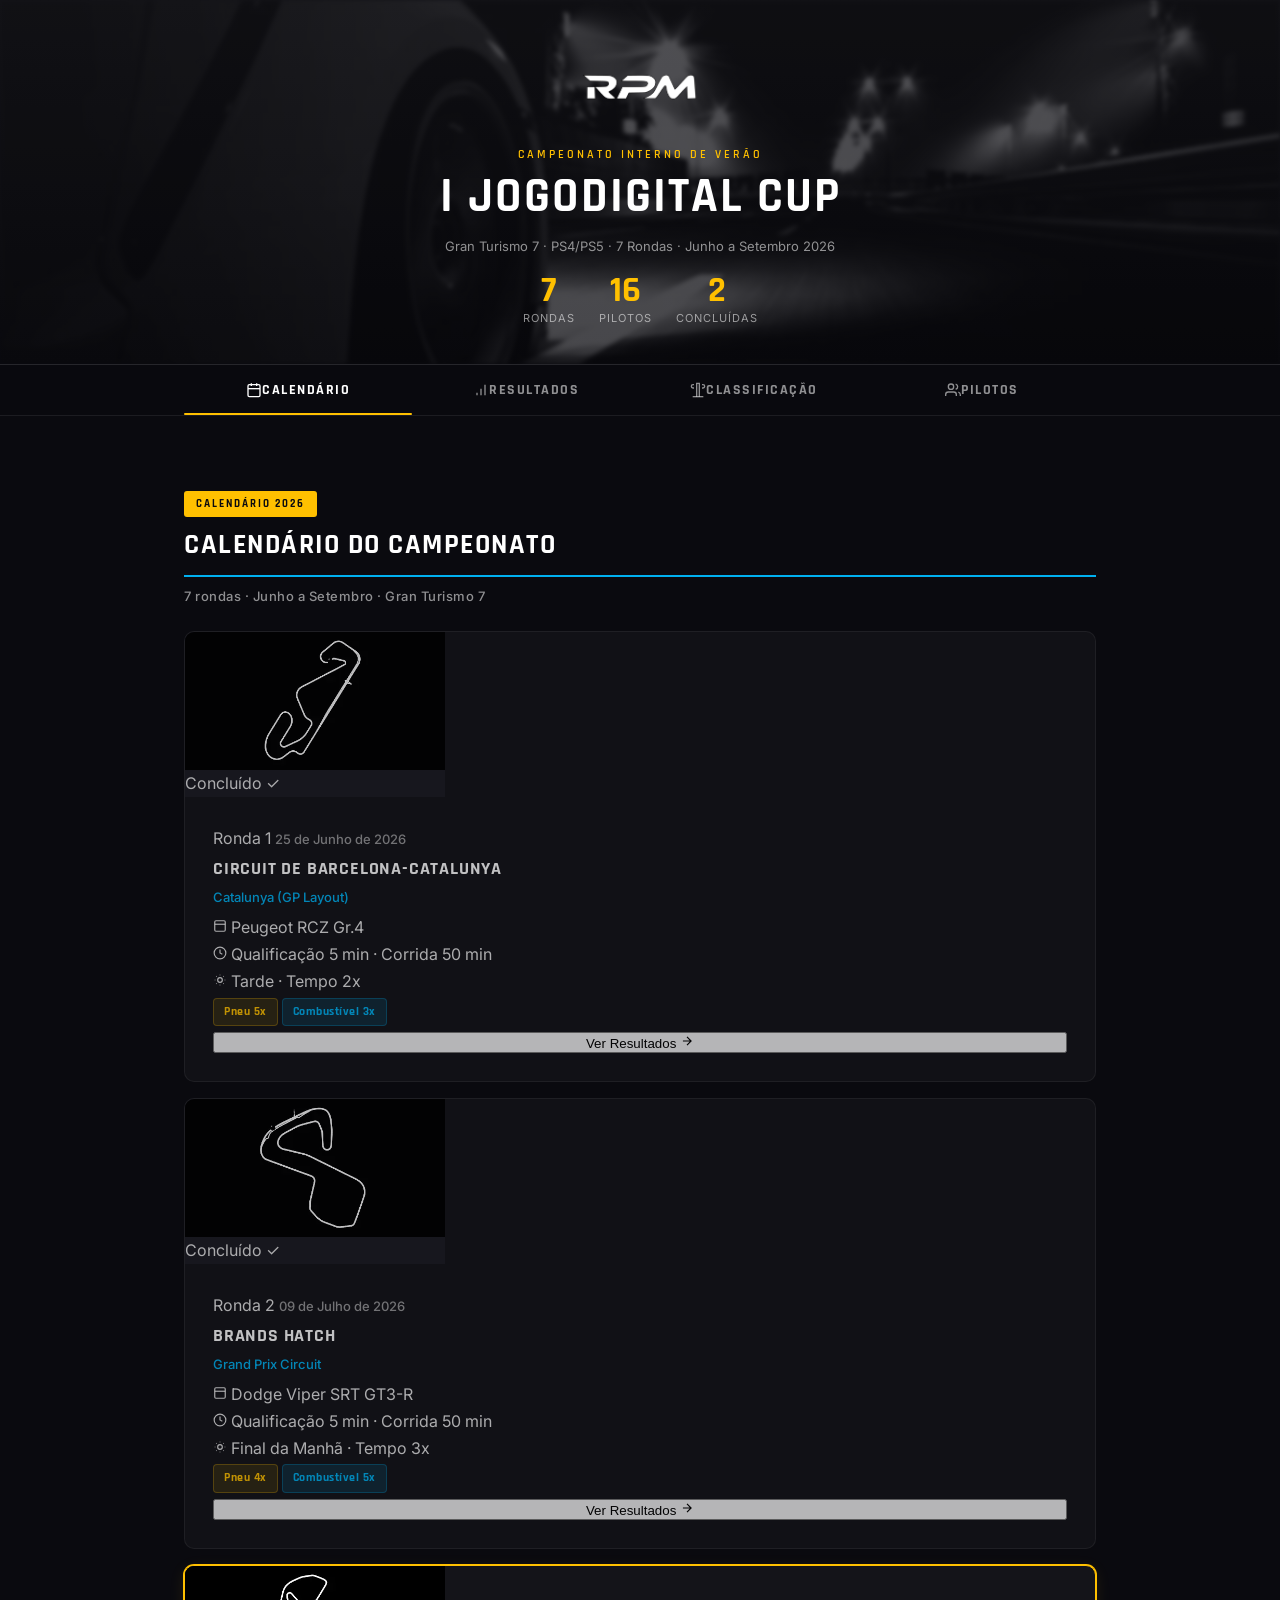
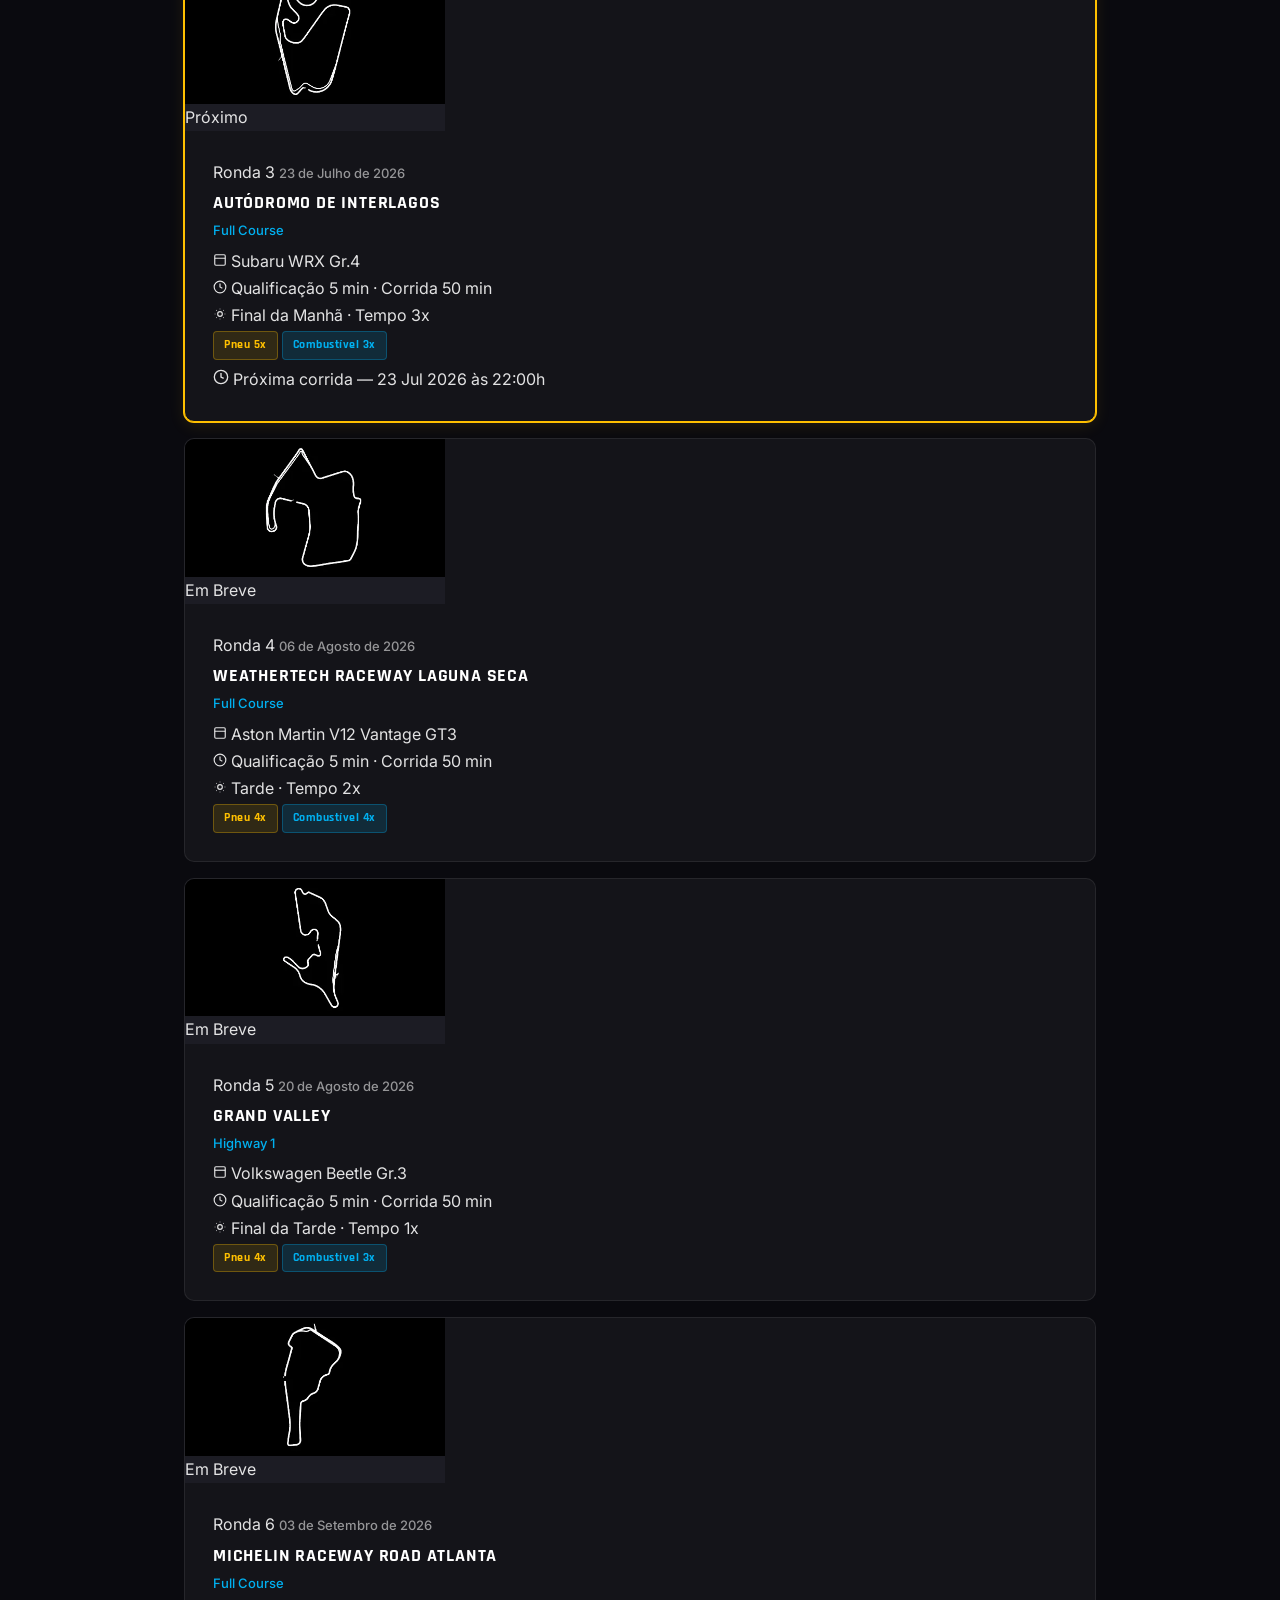
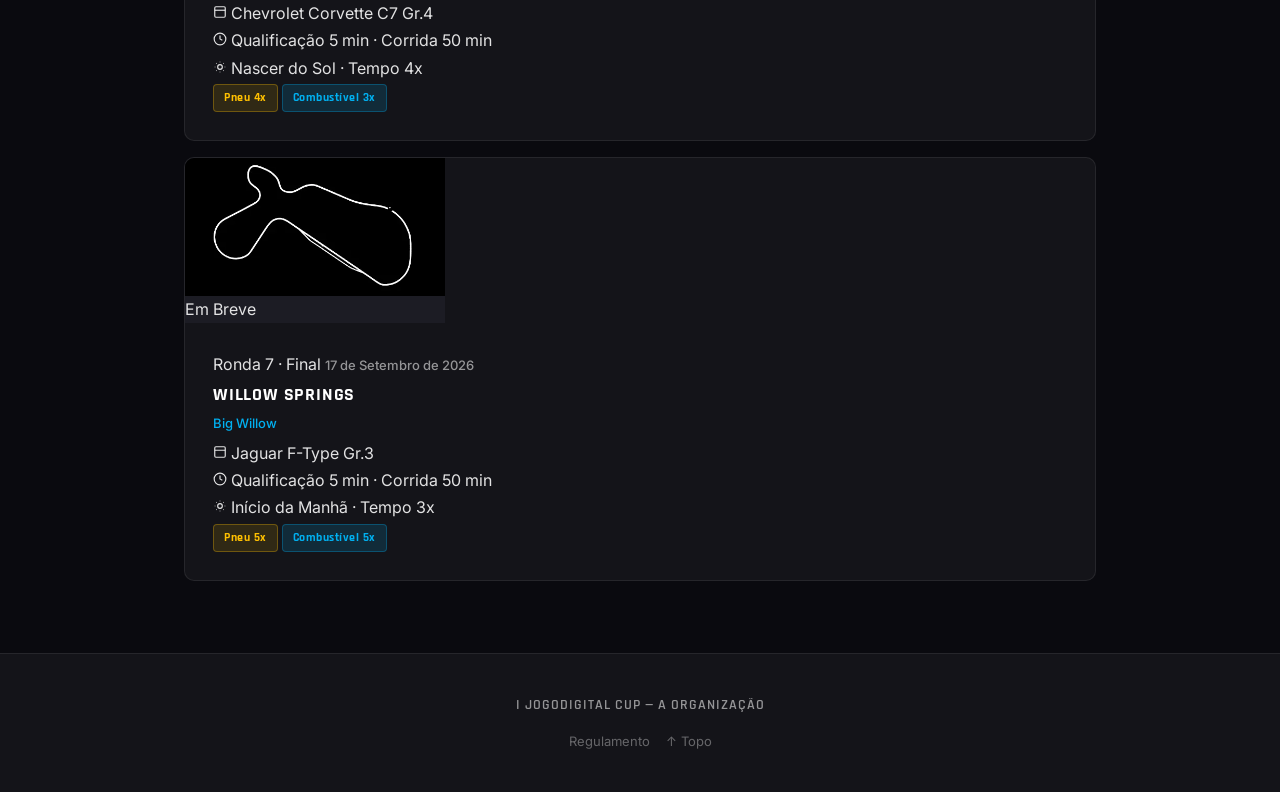
<file: jogodigitalcup_2026.html>
<!DOCTYPE html>
<html lang="pt">
<head>
  <meta charset="UTF-8">
  <meta name="viewport" content="width=device-width, initial-scale=1.0">
  <meta name="description" content="I JogoDigital Cup — Calendário, Resultados, Classificação e Pilotos do Campeonato Interno de Verão no Gran Turismo 7">
  <meta name="theme-color" content="#0a0a0f">
  <title>I JogoDigital Cup — Campeonato</title>
  <link rel="preconnect" href="https://fonts.googleapis.com">
  <link rel="preconnect" href="https://fonts.gstatic.com" crossorigin>
  <link href="https://fonts.googleapis.com/css2?family=Inter:wght@400;500;600;700&family=Rajdhani:wght@600;700&display=swap" rel="stylesheet">
  <style>
    /* ============================================
       DESIGN SYSTEM — CSS Custom Properties
       (Shared with regulation page)
       ============================================ */
    :root {
      --font-display: 'Rajdhani', 'Inter', Arial, sans-serif;
      --font-body: 'Inter', -apple-system, BlinkMacSystemFont, 'Segoe UI', Arial, sans-serif;

      --bg-primary: #0a0a0f;
      --bg-surface: #141419;
      --bg-surface-alt: #1c1c24;
      --bg-elevated: #24242e;

      --border: rgba(255,255,255,0.08);
      --border-accent: rgba(255,255,255,0.15);

      --text-primary: #ffffff;
      --text-body: rgba(255,255,255,0.88);
      --text-muted: rgba(255,255,255,0.55);
      --text-faint: rgba(255,255,255,0.35);

      --accent-blue: #00b0f0;
      --accent-gold: #ffc000;
      --accent-blue-glow: rgba(0,176,240,0.15);
      --accent-gold-glow: rgba(255,192,0,0.12);

      --severity-racing: #00b0f0;
      --severity-warning: #8a8a8a;
      --severity-light: #00c853;
      --severity-medium: #00b0f0;
      --severity-grave: #ffab00;
      --severity-very-grave: #ff1744;
      --severity-aggravation: #d50000;
      --severity-fairplay: #00b0f0;

      --section-padding: 48px;
      --card-padding: 20px;
      --card-radius: 10px;

      --fs-display: 32px;
      --fs-h1: 22px;
      --fs-h2: 18px;
      --fs-h3: 16px;
      --fs-body: 15px;
      --fs-small: 12px;
      --fs-table-head: 12px;
      --fs-table-cell: 13px;

      --lh-tight: 1.2;
      --lh-normal: 1.7;
    }

    @media (min-width: 768px) {
      :root {
        --section-padding: 72px;
        --card-padding: 28px;
        --fs-display: 48px;
        --fs-h1: 28px;
        --fs-h2: 22px;
        --fs-h3: 18px;
        --fs-body: 16px;
        --fs-small: 13px;
        --fs-table-head: 13px;
        --fs-table-cell: 14px;
      }
    }

    /* ============================================
       RESET & BASE
       ============================================ */
    *, *::before, *::after { box-sizing: border-box; margin: 0; padding: 0; }

    html {
      -webkit-font-smoothing: antialiased;
      -moz-osx-font-smoothing: grayscale;
      scroll-behavior: smooth;
      scroll-padding-top: 56px;
    }

    body {
      font-family: var(--font-body);
      font-size: var(--fs-body);
      line-height: var(--lh-normal);
      color: var(--text-body);
      background: var(--bg-primary);
      overflow-x: hidden;
    }

    img { max-width: 100%; height: auto; display: block; }

    a {
      color: var(--accent-blue);
      text-decoration: none;
      transition: color 0.15s ease;
    }
    a:hover { color: var(--accent-gold); }

    h1, h2, h3, h4 {
      font-family: var(--font-display);
      color: var(--text-primary);
      text-transform: uppercase;
      letter-spacing: 1px;
    }

    strong, b { font-weight: 600; color: var(--text-primary); }

    .container {
      width: 100%;
      max-width: 960px;
      margin: 0 auto;
      padding: 0 16px;
    }

    @media (min-width: 600px) {
      .container { padding: 0 24px; }
    }

    .sr-only {
      position: absolute; width: 1px; height: 1px;
      padding: 0; margin: -1px; overflow: hidden;
      clip: rect(0,0,0,0); border: 0;
    }

    .section-badge {
      display: inline-block;
      font-family: var(--font-display);
      font-size: 11px;
      font-weight: 700;
      letter-spacing: 2px;
      text-transform: uppercase;
      color: var(--bg-primary);
      background: var(--accent-gold);
      padding: 4px 12px;
      border-radius: 3px;
      margin-bottom: 12px;
    }

    .alt-bg { background: var(--bg-surface-alt); }

    /* ============================================
       HERO — Championship variant
       ============================================ */
    .hero {
      text-align: center;
      padding: 32px 16px 24px;
      background: linear-gradient(180deg, var(--bg-surface) 0%, var(--bg-primary) 100%);
      border-bottom: 1px solid var(--border);
      position: relative;
      overflow: hidden;
    }

    .hero__bg {
      position: absolute;
      inset: 0;
      z-index: 0;
    }
    .hero__bg img {
      width: 100%;
      height: 100%;
      object-fit: cover;
      opacity: 0.25;
      filter: blur(2px);
    }

    .hero__content {
      position: relative;
      z-index: 1;
    }

    .hero__logo { max-width: 100px; margin: 0 auto 12px; }
    .hero__subtitle {
      font-family: var(--font-display);
      font-size: 12px;
      font-weight: 600;
      letter-spacing: 3px;
      text-transform: uppercase;
      color: var(--accent-gold);
      margin-bottom: 4px;
    }
    .hero__title {
      font-family: var(--font-display);
      font-size: var(--fs-display);
      font-weight: 700;
      line-height: var(--lh-tight);
      letter-spacing: 2px;
      color: var(--text-primary);
      text-transform: uppercase;
      margin-bottom: 8px;
    }
    .hero__tagline {
      font-size: var(--fs-small);
      color: var(--text-muted);
      max-width: 500px;
      margin: 0 auto;
    }

    .hero__stats {
      display: flex;
      justify-content: center;
      gap: 24px;
      margin-top: 16px;
      flex-wrap: wrap;
    }
    .hero__stat {
      text-align: center;
    }
    .hero__stat-num {
      font-family: var(--font-display);
      font-size: 28px;
      font-weight: 700;
      color: var(--accent-gold);
      line-height: 1;
    }
    .hero__stat-label {
      font-size: 11px;
      color: var(--text-muted);
      text-transform: uppercase;
      letter-spacing: 1px;
    }

    @media (min-width: 768px) {
      .hero { padding: 48px 24px 36px; }
      .hero__logo { max-width: 120px; }
      .hero__stat-num { font-size: 36px; }
    }

    /* ============================================
       CHAMPIONSHIP COMPONENTS (Step 7)
       ============================================ */
/* ============================================================
   CHAMPIONSHIP PAGE — Component Styles
   Extends the existing regulation page design system.
   All styles consume :root tokens from the base system.
   ============================================================ */


/* ────────────────────────────────────────────────────────────
   1. TAB NAVIGATION BAR
   Replaces the collapsible TOC with a horizontal tab switcher.
   Sticky, glass-morphism backdrop, gold active indicator.
   ──────────────────────────────────────────────────────────── */

.tab-bar {
  position: sticky;
  top: 0;
  z-index: 100;
  background: rgba(10, 10, 15, 0.95);
  backdrop-filter: blur(12px);
  -webkit-backdrop-filter: blur(12px);
  border-bottom: 1px solid var(--border);
}

.tab-bar__tabs {
  display: flex;
  gap: 0;
  overflow-x: auto;
  -webkit-overflow-scrolling: touch;
  scrollbar-width: none;            /* Firefox */
}

.tab-bar__tabs::-webkit-scrollbar {
  display: none;                    /* Chrome/Safari */
}

.tab-bar__tab {
  flex: 0 0 auto;
  position: relative;
  display: inline-flex;
  align-items: center;
  justify-content: center;
  padding: 14px 18px;
  border: none;
  background: none;
  cursor: pointer;
  font-family: var(--font-display);
  font-size: 13px;
  font-weight: 700;
  text-transform: uppercase;
  letter-spacing: 1.5px;
  color: var(--text-muted);
  white-space: nowrap;
  transition: color 0.2s ease;
}

.tab-bar__tab::after {
  content: '';
  position: absolute;
  bottom: 0;
  left: 50%;
  transform: translateX(-50%);
  width: 0;
  height: 2px;
  background: var(--accent-gold);
  border-radius: 1px;
  transition: width 0.25s ease;
}

.tab-bar__tab:hover {
  color: var(--accent-blue);
}

.tab-bar__tab[aria-selected="true"] {
  color: var(--text-primary);
}

.tab-bar__tab[aria-selected="true"]::after {
  width: 100%;
}

.tab-bar__tab:focus-visible {
  outline: 2px solid var(--accent-gold);
  outline-offset: -2px;
  border-radius: 4px;
}

/* Equal-width tabs on wider screens */
@media (min-width: 600px) {
  .tab-bar__tab {
    flex: 1;
    padding: 16px 24px;
    font-size: 14px;
  }
}


/* ────────────────────────────────────────────────────────────
   2. PANEL CONTAINER — Show/Hide Mechanics
   Only the active panel is visible; others are display:none.
   ──────────────────────────────────────────────────────────── */

.panel {
  display: none;
}

.panel.panel--active {
  display: block;
}

.panel__header {
  padding-top: var(--section-padding);
  padding-bottom: 24px;
}

.panel__header .section-badge {
  margin-bottom: 12px;
}

.panel__header h1 {
  font-size: var(--fs-h1);
  font-weight: 700;
  line-height: var(--lh-tight);
  letter-spacing: 1.5px;
  text-transform: uppercase;
  margin-bottom: 8px;
  padding-bottom: 12px;
  border-bottom: 2px solid var(--accent-blue);
}

.panel__subtitle {
  font-size: var(--fs-small);
  color: var(--text-muted);
  font-weight: 500;
  letter-spacing: 0.5px;
}


/* ────────────────────────────────────────────────────────────
   3. EVENT CARDS (Calendário Panel)
   Chronological race weekend cards with status badges.
   ──────────────────────────────────────────────────────────── */

.event-list {
  display: flex;
  flex-direction: column;
  gap: 16px;
  padding-bottom: var(--section-padding);
}

.event-card {
  background: var(--bg-surface);
  border: 1px solid var(--border);
  border-radius: var(--card-radius);
  overflow: hidden;
  transition: transform 0.2s ease, box-shadow 0.2s ease;
}

.event-card:hover {
  transform: translateY(-2px);
  box-shadow: 0 6px 20px rgba(0, 0, 0, 0.3);
}

/* Status variants */
.event-card--completed {
  opacity: 0.75;
}

.event-card--completed:hover {
  opacity: 1;
}

.event-card--next {
  border-color: var(--accent-gold);
  box-shadow: 0 0 0 1px var(--accent-gold), 0 4px 16px rgba(255, 192, 0, 0.1);
  opacity: 1;
}

.event-card--upcoming {
  /* Default styling — no overrides needed */
}

/* Event card inner layout */
.event-card__inner {
  display: flex;
  flex-direction: column;
}

@media (min-width: 600px) {
  .event-card__inner {
    flex-direction: row;
  }
}

/* Track image area */
.event-card__image {
  position: relative;
  flex: 0 0 auto;
  width: 100%;
  aspect-ratio: 16 / 9;
  overflow: hidden;
  background: var(--bg-surface-alt);
}

@media (min-width: 600px) {
  .event-card__image {
    width: 200px;
    aspect-ratio: auto;
    min-height: 140px;
  }
}

@media (min-width: 900px) {
  .event-card__image {
    width: 260px;
  }
}

.event-card__image img {
  width: 100%;
  height: 100%;
  object-fit: cover;
  transition: transform 0.3s ease;
}

.event-card:hover .event-card__image img {
  transform: scale(1.05);
}

/* Status badge (overlaid on image) */
.event-card__status {
  position: absolute;
  top: 10px;
  left: 10px;
  font-family: var(--font-display);
  font-size: 11px;
  font-weight: 700;
  letter-spacing: 1.5px;
  text-transform: uppercase;
  padding: 4px 10px;
  border-radius: 4px;
  z-index: 2;
}

.event-card__status--completed {
  background: var(--bg-elevated);
  color: var(--text-muted);
}

.event-card__status--next {
  background: var(--accent-gold);
  color: var(--bg-primary);
}

.event-card__status--upcoming {
  background: var(--accent-blue-glow);
  color: var(--accent-blue);
  border: 1px solid rgba(0, 176, 240, 0.3);
}

/* Event card body */
.event-card__body {
  flex: 1;
  padding: var(--card-padding);
  display: flex;
  flex-direction: column;
  gap: 6px;
}

.event-card__round {
  font-family: var(--font-display);
  font-size: 12px;
  font-weight: 700;
  letter-spacing: 1.5px;
  text-transform: uppercase;
  color: var(--accent-gold);
}

.event-card__date {
  font-size: var(--fs-small);
  color: var(--text-muted);
  font-weight: 500;
}

.event-card__circuit {
  font-family: var(--font-display);
  font-size: 18px;
  font-weight: 700;
  color: var(--text-primary);
  text-transform: uppercase;
  letter-spacing: 0.8px;
  line-height: var(--lh-tight);
}

.event-card__layout {
  font-size: 13px;
  color: var(--accent-blue);
  font-weight: 500;
}

.event-card__car {
  font-size: 13px;
  color: var(--text-body);
  margin-top: 4px;
}

.event-card__car strong {
  color: var(--text-primary);
  font-weight: 600;
}

/* Results link on completed cards */
.event-card__link {
  display: inline-flex;
  align-items: center;
  gap: 6px;
  margin-top: 8px;
  font-family: var(--font-display);
  font-size: 13px;
  font-weight: 700;
  letter-spacing: 1px;
  text-transform: uppercase;
  color: var(--accent-gold);
  background: none;
  border: none;
  cursor: pointer;
  padding: 0;
  transition: color 0.15s ease, gap 0.15s ease;
}

.event-card__link:hover {
  color: var(--accent-blue);
  gap: 10px;
}

.event-card__link::after {
  content: '→';
  font-size: 16px;
  transition: transform 0.15s ease;
}

.event-card__link:hover::after {
  transform: translateX(3px);
}


/* ────────────────────────────────────────────────────────────
   4. ROUND SELECTOR PILLS (Results Panel)
   Horizontal scrollable row of round buttons.
   ──────────────────────────────────────────────────────────── */

.round-selector {
  display: flex;
  gap: 8px;
  overflow-x: auto;
  -webkit-overflow-scrolling: touch;
  scrollbar-width: none;
  padding: 16px 0;
  margin-bottom: 8px;
}

.round-selector::-webkit-scrollbar {
  display: none;
}

.round-pill {
  flex: 0 0 auto;
  display: inline-flex;
  align-items: center;
  justify-content: center;
  min-width: 48px;
  padding: 8px 16px;
  border-radius: 6px;
  border: 1px solid var(--border);
  background: transparent;
  color: var(--text-muted);
  font-family: var(--font-display);
  font-size: 13px;
  font-weight: 700;
  letter-spacing: 1px;
  text-transform: uppercase;
  cursor: pointer;
  transition: all 0.15s ease;
  white-space: nowrap;
}

.round-pill:hover {
  border-color: var(--border-accent);
  color: var(--text-primary);
  background: var(--bg-elevated);
}

.round-pill--active {
  background: var(--accent-gold);
  color: var(--bg-primary);
  border-color: var(--accent-gold);
}

.round-pill--active:hover {
  background: var(--accent-gold);
  color: var(--bg-primary);
}

.round-pill--disabled {
  opacity: 0.35;
  pointer-events: none;
  cursor: default;
}


/* ────────────────────────────────────────────────────────────
   5. SESSION SUB-TABS (within Results)
   Qualifying / Race toggle — blue underline (secondary level).
   ──────────────────────────────────────────────────────────── */

.session-tabs {
  display: flex;
  gap: 0;
  border-bottom: 1px solid var(--border);
  margin-bottom: 20px;
}

.session-tab {
  position: relative;
  padding: 10px 20px;
  border: none;
  background: none;
  cursor: pointer;
  font-family: var(--font-display);
  font-size: 13px;
  font-weight: 700;
  text-transform: uppercase;
  letter-spacing: 1.2px;
  color: var(--text-muted);
  transition: color 0.2s ease;
}

.session-tab::after {
  content: '';
  position: absolute;
  bottom: -1px;
  left: 0;
  width: 100%;
  height: 2px;
  background: transparent;
  transition: background 0.2s ease;
}

.session-tab:hover {
  color: var(--accent-blue);
}

.session-tab--active {
  color: var(--accent-blue);
}

.session-tab--active::after {
  background: var(--accent-blue);
}

.session-tab:focus-visible {
  outline: 2px solid var(--accent-blue);
  outline-offset: -2px;
  border-radius: 4px;
}


/* ────────────────────────────────────────────────────────────
   6. PODIUM STRIP — Top-3 Highlight
   Three-card row above the full results table.
   ──────────────────────────────────────────────────────────── */

.podium-strip {
  display: grid;
  grid-template-columns: repeat(3, 1fr);
  gap: 10px;
  margin-bottom: 24px;
}

.podium-card {
  background: var(--bg-surface);
  border: 1px solid var(--border);
  border-radius: var(--card-radius);
  padding: 16px;
  text-align: center;
  position: relative;
  overflow: hidden;
  transition: transform 0.2s ease;
}

.podium-card:hover {
  transform: translateY(-2px);
}

/* Podium gradient overlays — reuses regulation page pattern */
.podium-card--p1 {
  background: linear-gradient(135deg, rgba(255, 215, 0, 0.14), var(--bg-surface));
  border-color: rgba(255, 215, 0, 0.3);
}

.podium-card--p2 {
  background: linear-gradient(135deg, rgba(192, 192, 192, 0.1), var(--bg-surface));
  border-color: rgba(192, 192, 192, 0.25);
}

.podium-card--p3 {
  background: linear-gradient(135deg, rgba(205, 127, 50, 0.1), var(--bg-surface));
  border-color: rgba(205, 127, 50, 0.25);
}

.podium-card__pos {
  font-family: var(--font-display);
  font-size: 28px;
  font-weight: 700;
  line-height: 1;
  margin-bottom: 8px;
}

.podium-card--p1 .podium-card__pos { color: #ffd700; }
.podium-card--p2 .podium-card__pos { color: #c0c0c0; }
.podium-card--p3 .podium-card__pos { color: #cd7f32; }

.podium-card__name {
  font-family: var(--font-display);
  font-size: 15px;
  font-weight: 700;
  color: var(--text-primary);
  text-transform: uppercase;
  letter-spacing: 0.5px;
  margin-bottom: 4px;
  white-space: nowrap;
  overflow: hidden;
  text-overflow: ellipsis;
}

.podium-card__time {
  font-size: 12px;
  color: var(--text-muted);
  font-weight: 500;
  font-variant-numeric: tabular-nums;
}

.podium-card__pts {
  margin-top: 6px;
  font-family: var(--font-display);
  font-size: 14px;
  font-weight: 700;
  color: var(--accent-gold);
}

@media (max-width: 599px) {
  .podium-card {
    padding: 12px 8px;
  }
  .podium-card__pos {
    font-size: 22px;
  }
  .podium-card__name {
    font-size: 12px;
  }
}


/* ────────────────────────────────────────────────────────────
   7. RESULTS TABLE — Responsive Data Table
   Full race/qualifying results with position styling.
   ──────────────────────────────────────────────────────────── */

.table-wrap {
  overflow-x: auto;
  -webkit-overflow-scrolling: touch;
  margin-bottom: 24px;
  border-radius: var(--card-radius);
  border: 1px solid var(--border);
}

.data-table {
  width: 100%;
  border-collapse: collapse;
  min-width: 480px;
  font-variant-numeric: tabular-nums;
}

.data-table th,
.data-table td {
  padding: 10px 12px;
  text-align: left;
  border-bottom: 1px solid var(--border);
  vertical-align: middle;
}

.data-table th {
  font-family: var(--font-display);
  font-size: var(--fs-table-head);
  font-weight: 700;
  text-transform: uppercase;
  letter-spacing: 1px;
  color: var(--text-muted);
  background: var(--bg-surface-alt);
  position: sticky;
  top: 0;
  z-index: 1;
}

.data-table td {
  font-size: var(--fs-table-cell);
  color: var(--text-body);
}

.data-table tbody tr {
  transition: background 0.1s ease;
}

.data-table tbody tr:hover {
  background: var(--bg-elevated);
}

.data-table tbody tr:last-child td {
  border-bottom: none;
}

/* Position cell */
.data-table__pos {
  font-family: var(--font-display);
  font-weight: 700;
  font-size: 15px;
  width: 48px;
  text-align: center;
}

/* Podium position colors */
.pos--1 { color: #ffd700; }
.pos--2 { color: #c0c0c0; }
.pos--3 { color: #cd7f32; }

/* Podium row subtle highlight */
.data-table .row--p1 { background: rgba(255, 215, 0, 0.04); }
.data-table .row--p2 { background: rgba(192, 192, 192, 0.03); }
.data-table .row--p3 { background: rgba(205, 127, 50, 0.03); }

/* Driver name in table */
.driver-name {
  font-weight: 600;
  color: var(--text-primary);
}

.driver-name__first {
  font-weight: 400;
  color: var(--text-muted);
}

/* Car column */
.data-table__car {
  color: var(--text-muted);
  font-size: 12px;
}

/* Time / gap column */
.data-table__time {
  font-variant-numeric: tabular-nums;
  font-weight: 500;
  white-space: nowrap;
}

/* Points column */
.data-table__pts {
  font-family: var(--font-display);
  font-weight: 700;
  font-size: 15px;
  color: var(--accent-gold);
  text-align: center;
  width: 48px;
}

/* Fastest lap indicator */
.fastest-lap {
  display: inline-block;
  width: 8px;
  height: 8px;
  border-radius: 50%;
  background: #b266ff;
  margin-left: 6px;
  vertical-align: middle;
}

.fastest-lap-legend {
  display: inline-flex;
  align-items: center;
  gap: 6px;
  font-size: 12px;
  color: var(--text-muted);
  margin-top: 8px;
}

.fastest-lap-legend__dot {
  display: inline-block;
  width: 8px;
  height: 8px;
  border-radius: 50%;
  background: #b266ff;
}

/* Pole position indicator */
.pole-indicator {
  display: inline-block;
  font-family: var(--font-display);
  font-size: 10px;
  font-weight: 700;
  letter-spacing: 0.5px;
  color: var(--accent-gold);
  background: var(--accent-gold-glow);
  border: 1px solid rgba(255, 192, 0, 0.3);
  padding: 1px 6px;
  border-radius: 3px;
  margin-left: 6px;
  vertical-align: middle;
  text-transform: uppercase;
}

/* DNF / DSQ rows */
.row--dnf {
  background: rgba(255, 23, 68, 0.04);
}

.row--dnf .data-table__time,
.row--dnf .data-table__pos {
  color: var(--severity-very-grave);
}

.row--dsq {
  background: rgba(255, 23, 68, 0.06);
}

.row--dsq .data-table__time {
  color: var(--severity-very-grave);
  font-weight: 700;
  text-transform: uppercase;
}

.row--dsq td {
  text-decoration: line-through;
  text-decoration-color: rgba(255, 23, 68, 0.4);
}

.row--dsq .data-table__pos,
.row--dsq .data-table__time {
  text-decoration: none;
}

/* Penalty annotation */
.penalty-note {
  display: inline-block;
  font-size: 10px;
  font-weight: 700;
  color: var(--severity-grave);
  background: rgba(255, 171, 0, 0.1);
  border: 1px solid rgba(255, 171, 0, 0.25);
  padding: 1px 5px;
  border-radius: 3px;
  margin-left: 4px;
  vertical-align: middle;
  cursor: help;
}

/* Hide car column on narrow viewports */
@media (max-width: 599px) {
  .data-table .col-car {
    display: none;
  }
  .data-table th,
  .data-table td {
    padding: 8px 8px;
  }
}


/* ────────────────────────────────────────────────────────────
   8. STANDINGS TABLE — Championship Leaderboard
   Full table with per-round columns and expandable mobile rows.
   ──────────────────────────────────────────────────────────── */

/* Standings table inherits .data-table base styling above */

.standings-table .data-table__total {
  font-family: var(--font-display);
  font-weight: 700;
  font-size: 16px;
  color: var(--accent-gold);
  text-align: center;
  white-space: nowrap;
}

/* Per-round columns */
.standings-table .round-col {
  text-align: center;
  font-variant-numeric: tabular-nums;
  min-width: 40px;
  font-size: 13px;
}

.standings-table .round-col--header {
  font-size: 11px;
  letter-spacing: 0;
  color: var(--text-faint);
}

/* Dropped score (strikethrough + faint) */
.score--dropped {
  text-decoration: line-through;
  color: var(--text-faint);
  font-style: italic;
}

/* DNS / did-not-start placeholder */
.score--dns {
  color: var(--text-faint);
}

/* Bonus points indicator (pole, fastest lap) */
.score--bonus {
  position: relative;
}

.score--bonus::after {
  content: '*';
  color: var(--accent-gold);
  font-size: 10px;
  position: absolute;
  top: -2px;
  right: -6px;
}

/* Position change arrows */
.pos-change {
  display: inline-flex;
  align-items: center;
  gap: 2px;
  font-size: 10px;
  font-weight: 700;
  margin-left: 6px;
}

.pos-change--up {
  color: var(--severity-light);
}

.pos-change--down {
  color: var(--severity-very-grave);
}

.pos-change--same {
  color: var(--text-faint);
}

/* Hide per-round columns on mobile; show expandable row instead */
@media (max-width: 767px) {
  .standings-table .round-col,
  .standings-table .round-col--header {
    display: none;
  }
}

/* ── Expandable mobile row for round-by-round breakdown ── */

.standings-expand-btn {
  display: none;          /* Hidden on desktop */
  background: none;
  border: none;
  color: var(--accent-blue);
  font-size: 11px;
  font-weight: 700;
  cursor: pointer;
  padding: 2px 0;
  text-transform: uppercase;
  letter-spacing: 0.5px;
}

@media (max-width: 767px) {
  .standings-expand-btn {
    display: inline-block;
  }
}

.standings-expand-row {
  display: none;
}

.standings-expand-row.open {
  display: table-row;
}

.standings-expand-row td {
  padding: 0 12px 12px;
  border-bottom: 1px solid var(--border);
}

.expand-rounds {
  display: grid;
  grid-template-columns: repeat(4, 1fr);
  gap: 6px;
}

.expand-round {
  background: var(--bg-surface-alt);
  border-radius: 6px;
  padding: 8px;
  text-align: center;
}

.expand-round__label {
  font-size: 10px;
  font-weight: 700;
  text-transform: uppercase;
  letter-spacing: 0.5px;
  color: var(--text-faint);
  margin-bottom: 2px;
}

.expand-round__pts {
  font-family: var(--font-display);
  font-size: 16px;
  font-weight: 700;
  color: var(--text-primary);
}

@media (min-width: 400px) {
  .expand-rounds {
    grid-template-columns: repeat(7, 1fr);
  }
}


/* ────────────────────────────────────────────────────────────
   9. LEADER HIGHLIGHT CARD
   Championship leader callout above the standings table.
   ──────────────────────────────────────────────────────────── */

.leader-card {
  background: linear-gradient(135deg, rgba(255, 215, 0, 0.1), var(--bg-surface));
  border: 1px solid rgba(255, 215, 0, 0.25);
  border-radius: var(--card-radius);
  padding: var(--card-padding);
  margin-bottom: 24px;
  display: flex;
  align-items: center;
  gap: 16px;
}

.leader-card__icon {
  font-size: 32px;
  flex-shrink: 0;
}

.leader-card__content {
  flex: 1;
  min-width: 0;
}

.leader-card__label {
  font-family: var(--font-display);
  font-size: 11px;
  font-weight: 700;
  letter-spacing: 2px;
  text-transform: uppercase;
  color: var(--accent-gold);
  margin-bottom: 4px;
}

.leader-card__name {
  font-family: var(--font-display);
  font-size: 22px;
  font-weight: 700;
  color: var(--text-primary);
  text-transform: uppercase;
  letter-spacing: 1px;
  white-space: nowrap;
  overflow: hidden;
  text-overflow: ellipsis;
}

.leader-card__details {
  font-size: 13px;
  color: var(--text-muted);
  margin-top: 2px;
}

.leader-card__points {
  flex-shrink: 0;
  text-align: center;
}

.leader-card__pts-value {
  font-family: var(--font-display);
  font-size: 32px;
  font-weight: 700;
  color: var(--accent-gold);
  line-height: 1;
}

.leader-card__pts-label {
  font-size: 11px;
  color: var(--text-muted);
  text-transform: uppercase;
  letter-spacing: 1px;
  font-weight: 600;
}

@media (max-width: 599px) {
  .leader-card {
    flex-direction: column;
    text-align: center;
    gap: 12px;
  }
  .leader-card__name {
    font-size: 18px;
  }
}


/* ────────────────────────────────────────────────────────────
   10. DRIVER CARDS (Pilotos Panel)
   Profile card grid with avatar, number, name, car, PSN ID.
   ──────────────────────────────────────────────────────────── */

.driver-grid {
  display: grid;
  grid-template-columns: 1fr;
  gap: 16px;
  padding-bottom: var(--section-padding);
}

@media (min-width: 600px) {
  .driver-grid {
    grid-template-columns: repeat(2, 1fr);
  }
}

@media (min-width: 900px) {
  .driver-grid {
    grid-template-columns: repeat(3, 1fr);
  }
}

.driver-card {
  background: var(--bg-surface);
  border: 1px solid var(--border);
  border-radius: var(--card-radius);
  overflow: hidden;
  transition: transform 0.2s ease, box-shadow 0.2s ease;
}

.driver-card:hover {
  transform: translateY(-3px);
  box-shadow: 0 8px 24px rgba(0, 0, 0, 0.3);
}

/* Avatar area */
.driver-card__avatar {
  position: relative;
  width: 100%;
  aspect-ratio: 4 / 3;
  background: var(--bg-surface-alt);
  display: flex;
  align-items: center;
  justify-content: center;
  overflow: hidden;
}

.driver-card__avatar-img {
  width: 100%;
  height: 100%;
  object-fit: cover;
}

/* Initials fallback (when no photo) */
.driver-card__initials {
  font-family: var(--font-display);
  font-size: 48px;
  font-weight: 700;
  color: rgba(255, 255, 255, 0.12);
  text-transform: uppercase;
  user-select: none;
}

/* Car number badge — overlaid top-right of avatar */
.driver-card__number {
  position: absolute;
  top: 10px;
  right: 10px;
  font-family: var(--font-display);
  font-size: 18px;
  font-weight: 700;
  color: var(--accent-gold);
  background: rgba(10, 10, 15, 0.85);
  backdrop-filter: blur(4px);
  padding: 4px 10px;
  border-radius: 4px;
  line-height: 1;
  letter-spacing: 0.5px;
}

/* Driver card body */
.driver-card__body {
  padding: var(--card-padding);
}

.driver-card__name {
  margin-bottom: 8px;
}

.driver-card__firstname {
  font-family: var(--font-display);
  font-size: 13px;
  font-weight: 600;
  color: var(--text-muted);
  text-transform: uppercase;
  letter-spacing: 1px;
  display: block;
  line-height: 1.2;
}

.driver-card__surname {
  font-family: var(--font-display);
  font-size: 22px;
  font-weight: 700;
  color: var(--text-primary);
  text-transform: uppercase;
  letter-spacing: 1.5px;
  display: block;
  line-height: 1.2;
}

/* Metadata rows below the name */
.driver-card__meta {
  display: flex;
  flex-direction: column;
  gap: 6px;
  margin-top: 12px;
  padding-top: 12px;
  border-top: 1px solid var(--border);
}

.driver-card__meta-row {
  display: flex;
  align-items: center;
  gap: 8px;
  font-size: 13px;
}

.driver-card__meta-icon {
  flex-shrink: 0;
  width: 20px;
  height: 20px;
  display: flex;
  align-items: center;
  justify-content: center;
  color: var(--accent-blue);
}

.driver-card__meta-icon svg {
  width: 16px;
  height: 16px;
  fill: currentColor;
}

.driver-card__meta-label {
  color: var(--text-muted);
  font-weight: 500;
}

.driver-card__meta-value {
  color: var(--text-primary);
  font-weight: 600;
  margin-left: auto;
}

/* Standing position badge on driver card */
.driver-card__standing {
  display: inline-flex;
  align-items: center;
  gap: 4px;
  font-family: var(--font-display);
  font-size: 12px;
  font-weight: 700;
  letter-spacing: 0.5px;
  padding: 3px 10px;
  border-radius: 4px;
  background: var(--bg-elevated);
  color: var(--text-muted);
  margin-top: 10px;
}

.driver-card__standing--p1 {
  background: rgba(255, 215, 0, 0.12);
  color: #ffd700;
  border: 1px solid rgba(255, 215, 0, 0.25);
}

.driver-card__standing--p2 {
  background: rgba(192, 192, 192, 0.08);
  color: #c0c0c0;
  border: 1px solid rgba(192, 192, 192, 0.2);
}

.driver-card__standing--p3 {
  background: rgba(205, 127, 50, 0.08);
  color: #cd7f32;
  border: 1px solid rgba(205, 127, 50, 0.2);
}


/* ────────────────────────────────────────────────────────────
   11. SHARED UTILITIES
   Position badges, no-data states, section spacing, footnotes.
   ──────────────────────────────────────────────────────────── */

/* Generic position badge (used in multiple contexts) */
.pos-badge {
  display: inline-flex;
  align-items: center;
  justify-content: center;
  min-width: 32px;
  height: 32px;
  font-family: var(--font-display);
  font-size: 14px;
  font-weight: 700;
  border-radius: 6px;
  background: var(--bg-surface-alt);
  color: var(--text-muted);
}

.pos-badge--1 {
  background: linear-gradient(135deg, #ffd700, #b8860b);
  color: #1a1a00;
}

.pos-badge--2 {
  background: linear-gradient(135deg, #c0c0c0, #808080);
  color: #1a1a1a;
}

.pos-badge--3 {
  background: linear-gradient(135deg, #cd7f32, #8b4513);
  color: #ffffff;
}

/* Empty/no-data state */
.empty-state {
  text-align: center;
  padding: 48px var(--card-padding);
  color: var(--text-muted);
}

.empty-state__icon {
  font-size: 48px;
  margin-bottom: 16px;
  opacity: 0.5;
}

.empty-state__text {
  font-size: var(--fs-body);
  font-weight: 500;
  max-width: 320px;
  margin: 0 auto;
}

/* Footnotes / legend area below tables */
.table-footnotes {
  display: flex;
  flex-wrap: wrap;
  gap: 16px;
  padding: 12px 0;
  font-size: 12px;
  color: var(--text-muted);
}

.table-footnote {
  display: inline-flex;
  align-items: center;
  gap: 6px;
}

/* Divider between sections within a panel */
.panel-divider {
  border: none;
  border-top: 1px solid var(--border);
  margin: 32px 0;
}

/* Results summary bar (round header within results) */
.results-round-header {
  background: var(--bg-surface);
  border: 1px solid var(--border);
  border-radius: var(--card-radius);
  padding: 16px var(--card-padding);
  margin-bottom: 20px;
  display: flex;
  flex-wrap: wrap;
  align-items: center;
  gap: 12px;
}

.results-round-header__title {
  font-family: var(--font-display);
  font-size: 18px;
  font-weight: 700;
  color: var(--text-primary);
  text-transform: uppercase;
  letter-spacing: 1px;
}

.results-round-header__meta {
  font-size: 13px;
  color: var(--text-muted);
}

.results-round-header__circuit {
  color: var(--accent-blue);
  font-weight: 600;
}

/* General purpose alternating background for panel sections */
.panel-section {
  padding: var(--section-padding) 0;
}

.panel-section.alt-bg {
  background: var(--bg-surface-alt);
}

/* Standings footnote for drop-score rule */
.standings-footnote {
  background: var(--bg-surface);
  border-left: 3px solid var(--accent-gold);
  border-radius: 0 var(--card-radius) var(--card-radius) 0;
  padding: 12px var(--card-padding);
  margin-top: 16px;
  font-size: 13px;
  color: var(--text-body);
}

.standings-footnote strong {
  color: var(--accent-gold);
}

/* Badge for "after round X" subtitle */
.round-badge {
  display: inline-flex;
  align-items: center;
  gap: 6px;
  font-family: var(--font-display);
  font-size: 12px;
  font-weight: 700;
  letter-spacing: 1px;
  text-transform: uppercase;
  color: var(--accent-blue);
  background: var(--accent-blue-glow);
  border: 1px solid rgba(0, 176, 240, 0.25);
  padding: 4px 12px;
  border-radius: 4px;
}

    /* ============================================
       FOOTER
       ============================================ */
    .page-footer {
      text-align: center;
      padding: 40px 16px;
      border-top: 1px solid var(--border);
      background: var(--bg-surface);
    }
    .page-footer__org {
      font-family: var(--font-display);
      font-size: 14px;
      font-weight: 600;
      color: var(--text-muted);
      letter-spacing: 1px;
      text-transform: uppercase;
    }
    .page-footer__links {
      margin-top: 12px;
      display: flex;
      gap: 16px;
      justify-content: center;
      flex-wrap: wrap;
    }
    .page-footer__links a {
      font-size: 13px;
      color: var(--text-faint);
      transition: color 0.15s;
    }
    .page-footer__links a:hover { color: var(--accent-blue); }

    /* Ronda pill reuse from regulation page */
    .ronda-pill {
      font-family: var(--font-display);
      font-size: 12px;
      font-weight: 700;
      letter-spacing: 0.5px;
      padding: 3px 10px;
      border-radius: 4px;
      border: 1px solid;
      display: inline-block;
    }
    .ronda-pill--tire {
      color: var(--accent-gold);
      border-color: rgba(255,192,0,0.3);
      background: var(--accent-gold-glow);
    }
    .ronda-pill--fuel {
      color: var(--accent-blue);
      border-color: rgba(0,176,240,0.3);
      background: var(--accent-blue-glow);
    }

  </style>
</head>

<body id="top">

  <!-- ============================================
       HERO — Championship Header
       ============================================ -->
  <header class="hero">
    <div class="hero__bg">
      <img src="images/image9.png" alt="" aria-hidden="true" loading="eager">
    </div>
    <div class="hero__content">
      <img src="images/image11.png" alt="I JogoDigital Cup" class="hero__logo" loading="eager">
      <p class="hero__subtitle">Campeonato Interno de Verão</p>
      <h1 class="hero__title">I JogoDigital Cup</h1>
      <p class="hero__tagline">Gran Turismo 7 · PS4/PS5 · 7 Rondas · Junho a Setembro 2026</p>
      <div class="hero__stats">
        <div class="hero__stat">
          <div class="hero__stat-num">7</div>
          <div class="hero__stat-label">Rondas</div>
        </div>
        <div class="hero__stat">
          <div class="hero__stat-num">16</div>
          <div class="hero__stat-label">Pilotos</div>
        </div>
        <div class="hero__stat">
          <div class="hero__stat-num">2</div>
          <div class="hero__stat-label">Concluídas</div>
        </div>
      </div>
    </div>
  </header>

  <!-- ============================================
       TAB NAVIGATION BAR
       ============================================ -->
  <nav class="tab-bar" role="tablist" aria-label="Secções do campeonato">
    <div class="container">
      <div class="tab-bar__tabs">
        <button class="tab-bar__tab tab-bar__tab--active" id="tab-events" role="tab" aria-selected="true" aria-controls="events" onclick="switchPanel('events')">
          <svg width="16" height="16" viewBox="0 0 24 24" fill="none" stroke="currentColor" stroke-width="2"><rect x="3" y="4" width="18" height="18" rx="2"/><line x1="16" y1="2" x2="16" y2="6"/><line x1="8" y1="2" x2="8" y2="6"/><line x1="3" y1="10" x2="21" y2="10"/></svg>
          <span>Calendário</span>
        </button>
        <button class="tab-bar__tab" id="tab-results" role="tab" aria-selected="false" aria-controls="results" onclick="switchPanel('results')">
          <svg width="16" height="16" viewBox="0 0 24 24" fill="none" stroke="currentColor" stroke-width="2"><path d="M12 20V10"/><path d="M18 20V4"/><path d="M6 20v-4"/></svg>
          <span>Resultados</span>
        </button>
        <button class="tab-bar__tab" id="tab-standings" role="tab" aria-selected="false" aria-controls="standings" onclick="switchPanel('standings')">
          <svg width="16" height="16" viewBox="0 0 24 24" fill="none" stroke="currentColor" stroke-width="2"><path d="M6 9H4.5a2.5 2.5 0 010-5H6"/><path d="M18 9h1.5a2.5 2.5 0 000-5H18"/><path d="M4 22h16"/><path d="M10 22V2h4v20"/></svg>
          <span>Classificação</span>
        </button>
        <button class="tab-bar__tab" id="tab-drivers" role="tab" aria-selected="false" aria-controls="drivers" onclick="switchPanel('drivers')">
          <svg width="16" height="16" viewBox="0 0 24 24" fill="none" stroke="currentColor" stroke-width="2"><path d="M17 21v-2a4 4 0 00-4-4H5a4 4 0 00-4 4v2"/><circle cx="9" cy="7" r="4"/><path d="M23 21v-2a4 4 0 00-3-3.87"/><path d="M16 3.13a4 4 0 010 7.75"/></svg>
          <span>Pilotos</span>
        </button>
      </div>
    </div>
  </nav>

  <!-- ============================================
       MAIN CONTENT — Four Panels
       ============================================ -->
  <main>

<!-- ============================================================ -->
    <!-- PANEL 1: CALENDÁRIO (Events)                                  -->
    <!-- Chronological event cards with status badges                  -->
    <!-- Architecture: Step 6 §5                                       -->
    <!-- Styling: Step 7 §3 (Event Cards)                              -->
    <!-- ============================================================ -->
    <div class="panel panel--active" id="events" role="tabpanel" aria-labelledby="tab-events">
      <div class="container">
        <div class="panel__header">
          <span class="section-badge">Calendário 2026</span>
          <h1 class="panel__title">Calendário do Campeonato</h1>
          <p class="panel__subtitle">7 rondas · Junho a Setembro · Gran Turismo 7</p>
        </div>

        <div class="event-list">

          <!-- ─────────────────────────────────────────── -->
          <!-- RONDA 1 — COMPLETED                         -->
          <!-- ─────────────────────────────────────────── -->
          <article class="event-card event-card--completed" data-round="1">
            <div class="event-card__image">
              <img src="images/image21.png" alt="Circuit de Barcelona-Catalunya" loading="lazy">
              <span class="event-status event-status--completed">Concluído ✓</span>
            </div>
            <div class="event-card__body">
              <div class="event-card__header">
                <span class="event-card__badge">Ronda 1</span>
                <time class="event-card__date" datetime="2026-06-25">25 de Junho de 2026</time>
              </div>
              <h2 class="event-card__circuit">Circuit de Barcelona-Catalunya</h2>
              <p class="event-card__layout">Catalunya (GP Layout)</p>

              <div class="event-card__meta">
                <div class="event-card__meta-item">
                  <svg width="14" height="14" viewBox="0 0 24 24" fill="none" stroke="currentColor" stroke-width="2"><rect x="3" y="3" width="18" height="18" rx="2"/><path d="M3 9h18"/></svg>
                  <span>Peugeot RCZ Gr.4</span>
                </div>
                <div class="event-card__meta-item">
                  <svg width="14" height="14" viewBox="0 0 24 24" fill="none" stroke="currentColor" stroke-width="2"><circle cx="12" cy="12" r="10"/><path d="M12 6v6l4 2"/></svg>
                  <span>Qualificação 5 min · Corrida 50 min</span>
                </div>
                <div class="event-card__meta-item">
                  <svg width="14" height="14" viewBox="0 0 24 24" fill="none" stroke="currentColor" stroke-width="2"><path d="M12 3v1m0 16v1m-8-9H3m18 0h-1M5.6 5.6l.7.7m11.4 11.4l.7.7M5.6 18.4l.7-.7m11.4-11.4l.7-.7"/><circle cx="12" cy="12" r="4"/></svg>
                  <span>Tarde · Tempo 2x</span>
                </div>
                <div class="event-card__meta-item">
                  <div class="event-card__pills">
                    <span class="ronda-pill ronda-pill--tire">Pneu 5x</span>
                    <span class="ronda-pill ronda-pill--fuel">Combustível 3x</span>
                  </div>
                </div>
              </div>

              <button class="event-card__cta" onclick="switchToResults(1)" type="button">
                Ver Resultados
                <svg width="14" height="14" viewBox="0 0 24 24" fill="none" stroke="currentColor" stroke-width="2"><path d="M5 12h14m-7-7l7 7-7 7"/></svg>
              </button>
            </div>
          </article>

          <!-- ─────────────────────────────────────────── -->
          <!-- RONDA 2 — COMPLETED                         -->
          <!-- ─────────────────────────────────────────── -->
          <article class="event-card event-card--completed" data-round="2">
            <div class="event-card__image">
              <img src="images/image13.png" alt="Brands Hatch Grand Prix Circuit" loading="lazy">
              <span class="event-status event-status--completed">Concluído ✓</span>
            </div>
            <div class="event-card__body">
              <div class="event-card__header">
                <span class="event-card__badge">Ronda 2</span>
                <time class="event-card__date" datetime="2026-07-09">09 de Julho de 2026</time>
              </div>
              <h2 class="event-card__circuit">Brands Hatch</h2>
              <p class="event-card__layout">Grand Prix Circuit</p>

              <div class="event-card__meta">
                <div class="event-card__meta-item">
                  <svg width="14" height="14" viewBox="0 0 24 24" fill="none" stroke="currentColor" stroke-width="2"><rect x="3" y="3" width="18" height="18" rx="2"/><path d="M3 9h18"/></svg>
                  <span>Dodge Viper SRT GT3-R</span>
                </div>
                <div class="event-card__meta-item">
                  <svg width="14" height="14" viewBox="0 0 24 24" fill="none" stroke="currentColor" stroke-width="2"><circle cx="12" cy="12" r="10"/><path d="M12 6v6l4 2"/></svg>
                  <span>Qualificação 5 min · Corrida 50 min</span>
                </div>
                <div class="event-card__meta-item">
                  <svg width="14" height="14" viewBox="0 0 24 24" fill="none" stroke="currentColor" stroke-width="2"><path d="M12 3v1m0 16v1m-8-9H3m18 0h-1M5.6 5.6l.7.7m11.4 11.4l.7.7M5.6 18.4l.7-.7m11.4-11.4l.7-.7"/><circle cx="12" cy="12" r="4"/></svg>
                  <span>Final da Manhã · Tempo 3x</span>
                </div>
                <div class="event-card__meta-item">
                  <div class="event-card__pills">
                    <span class="ronda-pill ronda-pill--tire">Pneu 4x</span>
                    <span class="ronda-pill ronda-pill--fuel">Combustível 5x</span>
                  </div>
                </div>
              </div>

              <button class="event-card__cta" onclick="switchToResults(2)" type="button">
                Ver Resultados
                <svg width="14" height="14" viewBox="0 0 24 24" fill="none" stroke="currentColor" stroke-width="2"><path d="M5 12h14m-7-7l7 7-7 7"/></svg>
              </button>
            </div>
          </article>

          <!-- ─────────────────────────────────────────── -->
          <!-- RONDA 3 — NEXT (highlighted with gold)      -->
          <!-- ─────────────────────────────────────────── -->
          <article class="event-card event-card--next" data-round="3">
            <div class="event-card__image">
              <img src="images/image15.png" alt="Autódromo de Interlagos" loading="lazy">
              <span class="event-status event-status--next">Próximo</span>
            </div>
            <div class="event-card__body">
              <div class="event-card__header">
                <span class="event-card__badge">Ronda 3</span>
                <time class="event-card__date" datetime="2026-07-23">23 de Julho de 2026</time>
              </div>
              <h2 class="event-card__circuit">Autódromo de Interlagos</h2>
              <p class="event-card__layout">Full Course</p>

              <div class="event-card__meta">
                <div class="event-card__meta-item">
                  <svg width="14" height="14" viewBox="0 0 24 24" fill="none" stroke="currentColor" stroke-width="2"><rect x="3" y="3" width="18" height="18" rx="2"/><path d="M3 9h18"/></svg>
                  <span>Subaru WRX Gr.4</span>
                </div>
                <div class="event-card__meta-item">
                  <svg width="14" height="14" viewBox="0 0 24 24" fill="none" stroke="currentColor" stroke-width="2"><circle cx="12" cy="12" r="10"/><path d="M12 6v6l4 2"/></svg>
                  <span>Qualificação 5 min · Corrida 50 min</span>
                </div>
                <div class="event-card__meta-item">
                  <svg width="14" height="14" viewBox="0 0 24 24" fill="none" stroke="currentColor" stroke-width="2"><path d="M12 3v1m0 16v1m-8-9H3m18 0h-1M5.6 5.6l.7.7m11.4 11.4l.7.7M5.6 18.4l.7-.7m11.4-11.4l.7-.7"/><circle cx="12" cy="12" r="4"/></svg>
                  <span>Final da Manhã · Tempo 3x</span>
                </div>
                <div class="event-card__meta-item">
                  <div class="event-card__pills">
                    <span class="ronda-pill ronda-pill--tire">Pneu 5x</span>
                    <span class="ronda-pill ronda-pill--fuel">Combustível 3x</span>
                  </div>
                </div>
              </div>

              <div class="event-card__countdown">
                <svg width="16" height="16" viewBox="0 0 24 24" fill="none" stroke="currentColor" stroke-width="2"><circle cx="12" cy="12" r="10"/><path d="M12 6v6l4 2"/></svg>
                <span>Próxima corrida — 23 Jul 2026 às 22:00h</span>
              </div>
            </div>
          </article>

          <!-- ─────────────────────────────────────────── -->
          <!-- RONDA 4 — UPCOMING                          -->
          <!-- ─────────────────────────────────────────── -->
          <article class="event-card event-card--upcoming" data-round="4">
            <div class="event-card__image">
              <img src="images/image22.png" alt="WeatherTech Raceway Laguna Seca" loading="lazy">
              <span class="event-status event-status--upcoming">Em Breve</span>
            </div>
            <div class="event-card__body">
              <div class="event-card__header">
                <span class="event-card__badge">Ronda 4</span>
                <time class="event-card__date" datetime="2026-08-06">06 de Agosto de 2026</time>
              </div>
              <h2 class="event-card__circuit">WeatherTech Raceway Laguna Seca</h2>
              <p class="event-card__layout">Full Course</p>

              <div class="event-card__meta">
                <div class="event-card__meta-item">
                  <svg width="14" height="14" viewBox="0 0 24 24" fill="none" stroke="currentColor" stroke-width="2"><rect x="3" y="3" width="18" height="18" rx="2"/><path d="M3 9h18"/></svg>
                  <span>Aston Martin V12 Vantage GT3</span>
                </div>
                <div class="event-card__meta-item">
                  <svg width="14" height="14" viewBox="0 0 24 24" fill="none" stroke="currentColor" stroke-width="2"><circle cx="12" cy="12" r="10"/><path d="M12 6v6l4 2"/></svg>
                  <span>Qualificação 5 min · Corrida 50 min</span>
                </div>
                <div class="event-card__meta-item">
                  <svg width="14" height="14" viewBox="0 0 24 24" fill="none" stroke="currentColor" stroke-width="2"><path d="M12 3v1m0 16v1m-8-9H3m18 0h-1M5.6 5.6l.7.7m11.4 11.4l.7.7M5.6 18.4l.7-.7m11.4-11.4l.7-.7"/><circle cx="12" cy="12" r="4"/></svg>
                  <span>Tarde · Tempo 2x</span>
                </div>
                <div class="event-card__meta-item">
                  <div class="event-card__pills">
                    <span class="ronda-pill ronda-pill--tire">Pneu 4x</span>
                    <span class="ronda-pill ronda-pill--fuel">Combustível 4x</span>
                  </div>
                </div>
              </div>
            </div>
          </article>

          <!-- ─────────────────────────────────────────── -->
          <!-- RONDA 5 — UPCOMING                          -->
          <!-- ─────────────────────────────────────────── -->
          <article class="event-card event-card--upcoming" data-round="5">
            <div class="event-card__image">
              <img src="images/image6.png" alt="Grand Valley Highway 1" loading="lazy">
              <span class="event-status event-status--upcoming">Em Breve</span>
            </div>
            <div class="event-card__body">
              <div class="event-card__header">
                <span class="event-card__badge">Ronda 5</span>
                <time class="event-card__date" datetime="2026-08-20">20 de Agosto de 2026</time>
              </div>
              <h2 class="event-card__circuit">Grand Valley</h2>
              <p class="event-card__layout">Highway 1</p>

              <div class="event-card__meta">
                <div class="event-card__meta-item">
                  <svg width="14" height="14" viewBox="0 0 24 24" fill="none" stroke="currentColor" stroke-width="2"><rect x="3" y="3" width="18" height="18" rx="2"/><path d="M3 9h18"/></svg>
                  <span>Volkswagen Beetle Gr.3</span>
                </div>
                <div class="event-card__meta-item">
                  <svg width="14" height="14" viewBox="0 0 24 24" fill="none" stroke="currentColor" stroke-width="2"><circle cx="12" cy="12" r="10"/><path d="M12 6v6l4 2"/></svg>
                  <span>Qualificação 5 min · Corrida 50 min</span>
                </div>
                <div class="event-card__meta-item">
                  <svg width="14" height="14" viewBox="0 0 24 24" fill="none" stroke="currentColor" stroke-width="2"><path d="M12 3v1m0 16v1m-8-9H3m18 0h-1M5.6 5.6l.7.7m11.4 11.4l.7.7M5.6 18.4l.7-.7m11.4-11.4l.7-.7"/><circle cx="12" cy="12" r="4"/></svg>
                  <span>Final da Tarde · Tempo 1x</span>
                </div>
                <div class="event-card__meta-item">
                  <div class="event-card__pills">
                    <span class="ronda-pill ronda-pill--tire">Pneu 4x</span>
                    <span class="ronda-pill ronda-pill--fuel">Combustível 3x</span>
                  </div>
                </div>
              </div>
            </div>
          </article>

          <!-- ─────────────────────────────────────────── -->
          <!-- RONDA 6 — UPCOMING                          -->
          <!-- ─────────────────────────────────────────── -->
          <article class="event-card event-card--upcoming" data-round="6">
            <div class="event-card__image">
              <img src="images/image12.png" alt="Michelin Raceway Road Atlanta" loading="lazy">
              <span class="event-status event-status--upcoming">Em Breve</span>
            </div>
            <div class="event-card__body">
              <div class="event-card__header">
                <span class="event-card__badge">Ronda 6</span>
                <time class="event-card__date" datetime="2026-09-03">03 de Setembro de 2026</time>
              </div>
              <h2 class="event-card__circuit">Michelin Raceway Road Atlanta</h2>
              <p class="event-card__layout">Full Course</p>

              <div class="event-card__meta">
                <div class="event-card__meta-item">
                  <svg width="14" height="14" viewBox="0 0 24 24" fill="none" stroke="currentColor" stroke-width="2"><rect x="3" y="3" width="18" height="18" rx="2"/><path d="M3 9h18"/></svg>
                  <span>Chevrolet Corvette C7 Gr.4</span>
                </div>
                <div class="event-card__meta-item">
                  <svg width="14" height="14" viewBox="0 0 24 24" fill="none" stroke="currentColor" stroke-width="2"><circle cx="12" cy="12" r="10"/><path d="M12 6v6l4 2"/></svg>
                  <span>Qualificação 5 min · Corrida 50 min</span>
                </div>
                <div class="event-card__meta-item">
                  <svg width="14" height="14" viewBox="0 0 24 24" fill="none" stroke="currentColor" stroke-width="2"><path d="M12 3v1m0 16v1m-8-9H3m18 0h-1M5.6 5.6l.7.7m11.4 11.4l.7.7M5.6 18.4l.7-.7m11.4-11.4l.7-.7"/><circle cx="12" cy="12" r="4"/></svg>
                  <span>Nascer do Sol · Tempo 4x</span>
                </div>
                <div class="event-card__meta-item">
                  <div class="event-card__pills">
                    <span class="ronda-pill ronda-pill--tire">Pneu 4x</span>
                    <span class="ronda-pill ronda-pill--fuel">Combustível 3x</span>
                  </div>
                </div>
              </div>
            </div>
          </article>

          <!-- ─────────────────────────────────────────── -->
          <!-- RONDA 7 — UPCOMING (FINAL ROUND)            -->
          <!-- ─────────────────────────────────────────── -->
          <article class="event-card event-card--upcoming" data-round="7">
            <div class="event-card__image">
              <img src="images/image16.png" alt="Willow Springs Big Willow" loading="lazy">
              <span class="event-status event-status--upcoming">Em Breve</span>
            </div>
            <div class="event-card__body">
              <div class="event-card__header">
                <span class="event-card__badge">Ronda 7 · Final</span>
                <time class="event-card__date" datetime="2026-09-17">17 de Setembro de 2026</time>
              </div>
              <h2 class="event-card__circuit">Willow Springs</h2>
              <p class="event-card__layout">Big Willow</p>

              <div class="event-card__meta">
                <div class="event-card__meta-item">
                  <svg width="14" height="14" viewBox="0 0 24 24" fill="none" stroke="currentColor" stroke-width="2"><rect x="3" y="3" width="18" height="18" rx="2"/><path d="M3 9h18"/></svg>
                  <span>Jaguar F-Type Gr.3</span>
                </div>
                <div class="event-card__meta-item">
                  <svg width="14" height="14" viewBox="0 0 24 24" fill="none" stroke="currentColor" stroke-width="2"><circle cx="12" cy="12" r="10"/><path d="M12 6v6l4 2"/></svg>
                  <span>Qualificação 5 min · Corrida 50 min</span>
                </div>
                <div class="event-card__meta-item">
                  <svg width="14" height="14" viewBox="0 0 24 24" fill="none" stroke="currentColor" stroke-width="2"><path d="M12 3v1m0 16v1m-8-9H3m18 0h-1M5.6 5.6l.7.7m11.4 11.4l.7.7M5.6 18.4l.7-.7m11.4-11.4l.7-.7"/><circle cx="12" cy="12" r="4"/></svg>
                  <span>Início da Manhã · Tempo 3x</span>
                </div>
                <div class="event-card__meta-item">
                  <div class="event-card__pills">
                    <span class="ronda-pill ronda-pill--tire">Pneu 5x</span>
                    <span class="ronda-pill ronda-pill--fuel">Combustível 5x</span>
                  </div>
                </div>
              </div>
            </div>
          </article>

        </div><!-- /.event-list -->
      </div><!-- /.container -->
    </div><!-- /#events -->

<!-- ============================================================
     PANEL 2: RESULTADOS (Results)
     Architecture: Step 6 §6 — Three-tier filtering hierarchy
     CSS: Step 7 §4-7 — Round selector, session tabs, podium, data table
     ============================================================ -->
<section class="panel" id="results" role="tabpanel" aria-labelledby="tab-results">
  <div class="container">

    <!-- Panel Header -->
    <div class="panel__header">
      <span class="section-badge">Resultados</span>
      <h1>Resultados das Corridas</h1>
      <p class="panel__subtitle">Seleciona uma ronda e sessão para ver os resultados detalhados.</p>
    </div>

    <!-- ── TIER 1: Round Selector (7 round pills) ── -->
    <div class="round-selector" role="group" aria-label="Selecionar ronda">
      <button class="round-pill round-pill--active" data-round="1" aria-pressed="true">
        <span class="round-pill__num">R1</span>
        <span class="round-pill__track">Barcelona</span>
      </button>
      <button class="round-pill" data-round="2" aria-pressed="false">
        <span class="round-pill__num">R2</span>
        <span class="round-pill__track">Brands Hatch</span>
      </button>
      <button class="round-pill" data-round="3" aria-pressed="false">
        <span class="round-pill__num">R3</span>
        <span class="round-pill__track">Interlagos</span>
      </button>
      <button class="round-pill round-pill--disabled" data-round="4" aria-pressed="false" disabled>
        <span class="round-pill__num">R4</span>
        <span class="round-pill__track">Laguna Seca</span>
      </button>
      <button class="round-pill round-pill--disabled" data-round="5" aria-pressed="false" disabled>
        <span class="round-pill__num">R5</span>
        <span class="round-pill__track">Grand Valley</span>
      </button>
      <button class="round-pill round-pill--disabled" data-round="6" aria-pressed="false" disabled>
        <span class="round-pill__num">R6</span>
        <span class="round-pill__track">Road Atlanta</span>
      </button>
      <button class="round-pill round-pill--disabled" data-round="7" aria-pressed="false" disabled>
        <span class="round-pill__num">R7</span>
        <span class="round-pill__track">Willow Springs</span>
      </button>
    </div>

    <!-- ── Round Context Banner ── -->
    <div class="round-context" id="roundContext">
      <div class="round-context__info">
        <span class="round-context__badge">Ronda 1</span>
        <span class="round-context__detail">25 de Junho de 2026 · Circuit de Barcelona-Catalunya (GP Layout)</span>
      </div>
      <div class="round-context__car">Peugeot RCZ Gr.4</div>
    </div>

    <!-- ── TIER 2: Session Sub-Tabs (Qualifying / Race) ── -->
    <div class="session-tabs" role="tablist" aria-label="Tipo de sessão">
      <button class="session-tab" role="tab" aria-selected="true" data-session="qualifying" id="session-tab-qual">
        Qualificação
      </button>
      <button class="session-tab session-tab--active" role="tab" aria-selected="false" data-session="race" id="session-tab-race">
        Corrida
      </button>
    </div>

    <!-- ── TIER 3: Results Content Area ── -->
    <div class="results-content" id="resultsContent">

      <!-- ════════════════════════════════════════════
           QUALIFYING RESULTS (shown when Qualificação tab active)
           ════════════════════════════════════════════ -->
      <div class="results-session" id="session-qualifying" role="tabpanel" aria-labelledby="session-tab-qual" style="display:none;">

        <!-- Podium Strip — Top 3 Qualifying -->
        <div class="podium-strip">
          <div class="podium-card podium-card--p1">
            <div class="podium-card__pos">1</div>
            <div class="podium-card__driver">
              <span class="podium-card__firstname">Miguel</span>
              <span class="podium-card__surname">Santos</span>
            </div>
            <div class="podium-card__time">1:52.345</div>
            <span class="podium-card__badge podium-card__badge--pole">Pole</span>
          </div>
          <div class="podium-card podium-card--p2">
            <div class="podium-card__pos">2</div>
            <div class="podium-card__driver">
              <span class="podium-card__firstname">Ricardo</span>
              <span class="podium-card__surname">Ferreira</span>
            </div>
            <div class="podium-card__time">+0.234</div>
          </div>
          <div class="podium-card podium-card--p3">
            <div class="podium-card__pos">3</div>
            <div class="podium-card__driver">
              <span class="podium-card__firstname">André</span>
              <span class="podium-card__surname">Costa</span>
            </div>
            <div class="podium-card__time">+0.567</div>
          </div>
        </div>

        <!-- Full Qualifying Table -->
        <div class="table-wrap">
          <table class="data-table" aria-label="Resultados da Qualificação — Ronda 1">
            <thead>
              <tr>
                <th class="data-table__pos" scope="col">Pos</th>
                <th class="data-table__driver" scope="col">Piloto</th>
                <th class="data-table__car" scope="col">Viatura</th>
                <th class="data-table__time" scope="col">Tempo</th>
                <th class="data-table__gap" scope="col">Gap</th>
              </tr>
            </thead>
            <tbody id="qualifyingTableBody">
              <!-- Row: P1 — Pole position -->
              <tr class="data-table__row data-table__row--p1">
                <td class="data-table__pos">
                  <span class="pos-badge pos-badge--p1">1</span>
                </td>
                <td class="data-table__driver">
                  <span class="driver-name">
                    <span class="driver-name__first">Miguel</span>
                    <span class="driver-name__last">Santos</span>
                  </span>
                  <span class="badge-pole" title="Pole Position">P</span>
                </td>
                <td class="data-table__car">Peugeot RCZ Gr.4</td>
                <td class="data-table__time">1:52.345</td>
                <td class="data-table__gap">—</td>
              </tr>
              <!-- Row: P2 -->
              <tr class="data-table__row data-table__row--p2">
                <td class="data-table__pos">
                  <span class="pos-badge pos-badge--p2">2</span>
                </td>
                <td class="data-table__driver">
                  <span class="driver-name">
                    <span class="driver-name__first">Ricardo</span>
                    <span class="driver-name__last">Ferreira</span>
                  </span>
                </td>
                <td class="data-table__car">Peugeot RCZ Gr.4</td>
                <td class="data-table__time">1:52.579</td>
                <td class="data-table__gap">+0.234</td>
              </tr>
              <!-- Row: P3 -->
              <tr class="data-table__row data-table__row--p3">
                <td class="data-table__pos">
                  <span class="pos-badge pos-badge--p3">3</span>
                </td>
                <td class="data-table__driver">
                  <span class="driver-name">
                    <span class="driver-name__first">André</span>
                    <span class="driver-name__last">Costa</span>
                  </span>
                </td>
                <td class="data-table__car">Peugeot RCZ Gr.4</td>
                <td class="data-table__time">1:52.912</td>
                <td class="data-table__gap">+0.567</td>
              </tr>
              <!-- Row: P4 -->
              <tr class="data-table__row">
                <td class="data-table__pos"><span class="pos-badge">4</span></td>
                <td class="data-table__driver">
                  <span class="driver-name">
                    <span class="driver-name__first">Tiago</span>
                    <span class="driver-name__last">Oliveira</span>
                  </span>
                </td>
                <td class="data-table__car">Peugeot RCZ Gr.4</td>
                <td class="data-table__time">1:53.101</td>
                <td class="data-table__gap">+0.756</td>
              </tr>
              <!-- Row: P5 -->
              <tr class="data-table__row">
                <td class="data-table__pos"><span class="pos-badge">5</span></td>
                <td class="data-table__driver">
                  <span class="driver-name">
                    <span class="driver-name__first">Bruno</span>
                    <span class="driver-name__last">Mendes</span>
                  </span>
                </td>
                <td class="data-table__car">Peugeot RCZ Gr.4</td>
                <td class="data-table__time">1:53.288</td>
                <td class="data-table__gap">+0.943</td>
              </tr>
              <!-- Row: P6 -->
              <tr class="data-table__row">
                <td class="data-table__pos"><span class="pos-badge">6</span></td>
                <td class="data-table__driver">
                  <span class="driver-name">
                    <span class="driver-name__first">João</span>
                    <span class="driver-name__last">Silva</span>
                  </span>
                </td>
                <td class="data-table__car">Peugeot RCZ Gr.4</td>
                <td class="data-table__time">1:53.456</td>
                <td class="data-table__gap">+1.111</td>
              </tr>
              <!-- Row: P7 -->
              <tr class="data-table__row">
                <td class="data-table__pos"><span class="pos-badge">7</span></td>
                <td class="data-table__driver">
                  <span class="driver-name">
                    <span class="driver-name__first">Pedro</span>
                    <span class="driver-name__last">Rocha</span>
                  </span>
                </td>
                <td class="data-table__car">Peugeot RCZ Gr.4</td>
                <td class="data-table__time">1:53.612</td>
                <td class="data-table__gap">+1.267</td>
              </tr>
              <!-- Row: P8 -->
              <tr class="data-table__row">
                <td class="data-table__pos"><span class="pos-badge">8</span></td>
                <td class="data-table__driver">
                  <span class="driver-name">
                    <span class="driver-name__first">Diogo</span>
                    <span class="driver-name__last">Martins</span>
                  </span>
                </td>
                <td class="data-table__car">Peugeot RCZ Gr.4</td>
                <td class="data-table__time">1:53.789</td>
                <td class="data-table__gap">+1.444</td>
              </tr>
              <!-- Row: P9 -->
              <tr class="data-table__row">
                <td class="data-table__pos"><span class="pos-badge">9</span></td>
                <td class="data-table__driver">
                  <span class="driver-name">
                    <span class="driver-name__first">Hugo</span>
                    <span class="driver-name__last">Almeida</span>
                  </span>
                </td>
                <td class="data-table__car">Peugeot RCZ Gr.4</td>
                <td class="data-table__time">1:54.012</td>
                <td class="data-table__gap">+1.667</td>
              </tr>
              <!-- Row: P10 -->
              <tr class="data-table__row">
                <td class="data-table__pos"><span class="pos-badge">10</span></td>
                <td class="data-table__driver">
                  <span class="driver-name">
                    <span class="driver-name__first">Nuno</span>
                    <span class="driver-name__last">Carvalho</span>
                  </span>
                </td>
                <td class="data-table__car">Peugeot RCZ Gr.4</td>
                <td class="data-table__time">1:54.234</td>
                <td class="data-table__gap">+1.889</td>
              </tr>
              <!-- Row: P11 -->
              <tr class="data-table__row">
                <td class="data-table__pos"><span class="pos-badge">11</span></td>
                <td class="data-table__driver">
                  <span class="driver-name">
                    <span class="driver-name__first">Rui</span>
                    <span class="driver-name__last">Pereira</span>
                  </span>
                </td>
                <td class="data-table__car">Peugeot RCZ Gr.4</td>
                <td class="data-table__time">1:54.501</td>
                <td class="data-table__gap">+2.156</td>
              </tr>
              <!-- Row: P12 -->
              <tr class="data-table__row">
                <td class="data-table__pos"><span class="pos-badge">12</span></td>
                <td class="data-table__driver">
                  <span class="driver-name">
                    <span class="driver-name__first">Carlos</span>
                    <span class="driver-name__last">Ribeiro</span>
                  </span>
                </td>
                <td class="data-table__car">Peugeot RCZ Gr.4</td>
                <td class="data-table__time">1:54.789</td>
                <td class="data-table__gap">+2.444</td>
              </tr>
              <!-- Row: P13 -->
              <tr class="data-table__row">
                <td class="data-table__pos"><span class="pos-badge">13</span></td>
                <td class="data-table__driver">
                  <span class="driver-name">
                    <span class="driver-name__first">Gonçalo</span>
                    <span class="driver-name__last">Lopes</span>
                  </span>
                </td>
                <td class="data-table__car">Peugeot RCZ Gr.4</td>
                <td class="data-table__time">1:55.012</td>
                <td class="data-table__gap">+2.667</td>
              </tr>
              <!-- Row: P14 -->
              <tr class="data-table__row">
                <td class="data-table__pos"><span class="pos-badge">14</span></td>
                <td class="data-table__driver">
                  <span class="driver-name">
                    <span class="driver-name__first">Filipe</span>
                    <span class="driver-name__last">Sousa</span>
                  </span>
                </td>
                <td class="data-table__car">Peugeot RCZ Gr.4</td>
                <td class="data-table__time">1:55.345</td>
                <td class="data-table__gap">+3.000</td>
              </tr>
              <!-- Row: P15 — No qualifying time set -->
              <tr class="data-table__row data-table__row--dnf">
                <td class="data-table__pos"><span class="pos-badge">15</span></td>
                <td class="data-table__driver">
                  <span class="driver-name">
                    <span class="driver-name__first">Marco</span>
                    <span class="driver-name__last">Fernandes</span>
                  </span>
                </td>
                <td class="data-table__car">Peugeot RCZ Gr.4</td>
                <td class="data-table__time">Sem Tempo</td>
                <td class="data-table__gap">—</td>
              </tr>
            </tbody>
          </table>
        </div>

      </div><!-- /session-qualifying -->

      <!-- ════════════════════════════════════════════
           RACE RESULTS (shown when Corrida tab active)
           ════════════════════════════════════════════ -->
      <div class="results-session results-session--active" id="session-race" role="tabpanel" aria-labelledby="session-tab-race">

        <!-- Podium Strip — Top 3 Race -->
        <div class="podium-strip">
          <div class="podium-card podium-card--p1">
            <div class="podium-card__pos">1</div>
            <div class="podium-card__driver">
              <span class="podium-card__firstname">Miguel</span>
              <span class="podium-card__surname">Santos</span>
            </div>
            <div class="podium-card__time">52:30.123</div>
            <span class="podium-card__badge podium-card__badge--fl" title="Volta Mais Rápida">VR</span>
          </div>
          <div class="podium-card podium-card--p2">
            <div class="podium-card__pos">2</div>
            <div class="podium-card__driver">
              <span class="podium-card__firstname">André</span>
              <span class="podium-card__surname">Costa</span>
            </div>
            <div class="podium-card__time">+2.345</div>
          </div>
          <div class="podium-card podium-card--p3">
            <div class="podium-card__pos">3</div>
            <div class="podium-card__driver">
              <span class="podium-card__firstname">Ricardo</span>
              <span class="podium-card__surname">Ferreira</span>
            </div>
            <div class="podium-card__time">+5.678</div>
          </div>
        </div>

        <!-- Race Statistics Summary -->
        <div class="race-stats">
          <div class="race-stat">
            <span class="race-stat__label">Voltas Completas</span>
            <span class="race-stat__value">27</span>
          </div>
          <div class="race-stat">
            <span class="race-stat__label">Paragens nas Boxes</span>
            <span class="race-stat__value">2 — 3</span>
          </div>
          <div class="race-stat">
            <span class="race-stat__label">Volta Mais Rápida</span>
            <span class="race-stat__value race-stat__value--fl">1:51.234 — M. Santos</span>
          </div>
        </div>

        <!-- Full Race Results Table -->
        <div class="table-wrap">
          <table class="data-table data-table--race" aria-label="Resultados da Corrida — Ronda 1">
            <thead>
              <tr>
                <th class="data-table__pos" scope="col" aria-label="Posição">Pos</th>
                <th class="data-table__driver" scope="col">Piloto</th>
                <th class="data-table__car" scope="col">Viatura</th>
                <th class="data-table__time" scope="col">Tempo / Gap</th>
                <th class="data-table__pits" scope="col" aria-label="Paragens">Boxes</th>
                <th class="data-table__pts" scope="col" aria-label="Pontos">Pts</th>
              </tr>
            </thead>
            <tbody id="raceTableBody">
              <!-- Row: P1 — Winner + Fastest Lap + Pole -->
              <tr class="data-table__row data-table__row--p1">
                <td class="data-table__pos">
                  <span class="pos-badge pos-badge--p1">1</span>
                </td>
                <td class="data-table__driver">
                  <span class="driver-name">
                    <span class="driver-name__first">Miguel</span>
                    <span class="driver-name__last">Santos</span>
                  </span>
                  <span class="badge-pole" title="Pole Position">P</span>
                  <span class="badge-fl" title="Volta Mais Rápida">VR</span>
                </td>
                <td class="data-table__car">Peugeot RCZ Gr.4</td>
                <td class="data-table__time">52:30.123</td>
                <td class="data-table__pits">2</td>
                <td class="data-table__pts">
                  <span class="pts-value">24</span>
                  <span class="pts-bonus" title="+1 Pole, +1 Volta Rápida">*</span>
                </td>
              </tr>
              <!-- Row: P2 -->
              <tr class="data-table__row data-table__row--p2">
                <td class="data-table__pos">
                  <span class="pos-badge pos-badge--p2">2</span>
                </td>
                <td class="data-table__driver">
                  <span class="driver-name">
                    <span class="driver-name__first">André</span>
                    <span class="driver-name__last">Costa</span>
                  </span>
                </td>
                <td class="data-table__car">Peugeot RCZ Gr.4</td>
                <td class="data-table__time">+2.345</td>
                <td class="data-table__pits">2</td>
                <td class="data-table__pts"><span class="pts-value">20</span></td>
              </tr>
              <!-- Row: P3 -->
              <tr class="data-table__row data-table__row--p3">
                <td class="data-table__pos">
                  <span class="pos-badge pos-badge--p3">3</span>
                </td>
                <td class="data-table__driver">
                  <span class="driver-name">
                    <span class="driver-name__first">Ricardo</span>
                    <span class="driver-name__last">Ferreira</span>
                  </span>
                </td>
                <td class="data-table__car">Peugeot RCZ Gr.4</td>
                <td class="data-table__time">+5.678</td>
                <td class="data-table__pits">3</td>
                <td class="data-table__pts"><span class="pts-value">18</span></td>
              </tr>
              <!-- Row: P4 -->
              <tr class="data-table__row">
                <td class="data-table__pos"><span class="pos-badge">4</span></td>
                <td class="data-table__driver">
                  <span class="driver-name">
                    <span class="driver-name__first">Tiago</span>
                    <span class="driver-name__last">Oliveira</span>
                  </span>
                </td>
                <td class="data-table__car">Peugeot RCZ Gr.4</td>
                <td class="data-table__time">+8.901</td>
                <td class="data-table__pits">2</td>
                <td class="data-table__pts"><span class="pts-value">16</span></td>
              </tr>
              <!-- Row: P5 -->
              <tr class="data-table__row">
                <td class="data-table__pos"><span class="pos-badge">5</span></td>
                <td class="data-table__driver">
                  <span class="driver-name">
                    <span class="driver-name__first">João</span>
                    <span class="driver-name__last">Silva</span>
                  </span>
                </td>
                <td class="data-table__car">Peugeot RCZ Gr.4</td>
                <td class="data-table__time">+12.234</td>
                <td class="data-table__pits">2</td>
                <td class="data-table__pts"><span class="pts-value">14</span></td>
              </tr>
              <!-- Row: P6 -->
              <tr class="data-table__row">
                <td class="data-table__pos"><span class="pos-badge">6</span></td>
                <td class="data-table__driver">
                  <span class="driver-name">
                    <span class="driver-name__first">Bruno</span>
                    <span class="driver-name__last">Mendes</span>
                  </span>
                </td>
                <td class="data-table__car">Peugeot RCZ Gr.4</td>
                <td class="data-table__time">+15.567</td>
                <td class="data-table__pits">3</td>
                <td class="data-table__pts"><span class="pts-value">12</span></td>
              </tr>
              <!-- Row: P7 -->
              <tr class="data-table__row">
                <td class="data-table__pos"><span class="pos-badge">7</span></td>
                <td class="data-table__driver">
                  <span class="driver-name">
                    <span class="driver-name__first">Pedro</span>
                    <span class="driver-name__last">Rocha</span>
                  </span>
                </td>
                <td class="data-table__car">Peugeot RCZ Gr.4</td>
                <td class="data-table__time">+18.901</td>
                <td class="data-table__pits">2</td>
                <td class="data-table__pts"><span class="pts-value">10</span></td>
              </tr>
              <!-- Row: P8 -->
              <tr class="data-table__row">
                <td class="data-table__pos"><span class="pos-badge">8</span></td>
                <td class="data-table__driver">
                  <span class="driver-name">
                    <span class="driver-name__first">Diogo</span>
                    <span class="driver-name__last">Martins</span>
                  </span>
                </td>
                <td class="data-table__car">Peugeot RCZ Gr.4</td>
                <td class="data-table__time">+22.345</td>
                <td class="data-table__pits">2</td>
                <td class="data-table__pts"><span class="pts-value">9</span></td>
              </tr>
              <!-- Row: P9 -->
              <tr class="data-table__row">
                <td class="data-table__pos"><span class="pos-badge">9</span></td>
                <td class="data-table__driver">
                  <span class="driver-name">
                    <span class="driver-name__first">Hugo</span>
                    <span class="driver-name__last">Almeida</span>
                  </span>
                </td>
                <td class="data-table__car">Peugeot RCZ Gr.4</td>
                <td class="data-table__time">+25.678</td>
                <td class="data-table__pits">3</td>
                <td class="data-table__pts"><span class="pts-value">8</span></td>
              </tr>
              <!-- Row: P10 -->
              <tr class="data-table__row">
                <td class="data-table__pos"><span class="pos-badge">10</span></td>
                <td class="data-table__driver">
                  <span class="driver-name">
                    <span class="driver-name__first">Nuno</span>
                    <span class="driver-name__last">Carvalho</span>
                  </span>
                </td>
                <td class="data-table__car">Peugeot RCZ Gr.4</td>
                <td class="data-table__time">+30.012</td>
                <td class="data-table__pits">2</td>
                <td class="data-table__pts"><span class="pts-value">7</span></td>
              </tr>
              <!-- Row: P11 -->
              <tr class="data-table__row">
                <td class="data-table__pos"><span class="pos-badge">11</span></td>
                <td class="data-table__driver">
                  <span class="driver-name">
                    <span class="driver-name__first">Rui</span>
                    <span class="driver-name__last">Pereira</span>
                  </span>
                </td>
                <td class="data-table__car">Peugeot RCZ Gr.4</td>
                <td class="data-table__time">+35.345</td>
                <td class="data-table__pits">2</td>
                <td class="data-table__pts"><span class="pts-value">6</span></td>
              </tr>
              <!-- Row: P12 -->
              <tr class="data-table__row">
                <td class="data-table__pos"><span class="pos-badge">12</span></td>
                <td class="data-table__driver">
                  <span class="driver-name">
                    <span class="driver-name__first">Carlos</span>
                    <span class="driver-name__last">Ribeiro</span>
                  </span>
                </td>
                <td class="data-table__car">Peugeot RCZ Gr.4</td>
                <td class="data-table__time">+40.678</td>
                <td class="data-table__pits">3</td>
                <td class="data-table__pts"><span class="pts-value">5</span></td>
              </tr>
              <!-- Row: P13 — Penalidade applied -->
              <tr class="data-table__row data-table__row--penalty">
                <td class="data-table__pos"><span class="pos-badge">13</span></td>
                <td class="data-table__driver">
                  <span class="driver-name">
                    <span class="driver-name__first">Gonçalo</span>
                    <span class="driver-name__last">Lopes</span>
                  </span>
                  <span class="badge-penalty" title="Penalização: −3 pontos (Infração §6)">−3</span>
                </td>
                <td class="data-table__car">Peugeot RCZ Gr.4</td>
                <td class="data-table__time">+45.012</td>
                <td class="data-table__pits">2</td>
                <td class="data-table__pts">
                  <span class="pts-value">4</span>
                  <span class="pts-penalty" title="−3 pontos de penalização">→ 1</span>
                </td>
              </tr>
              <!-- Row: P14 -->
              <tr class="data-table__row">
                <td class="data-table__pos"><span class="pos-badge">14</span></td>
                <td class="data-table__driver">
                  <span class="driver-name">
                    <span class="driver-name__first">Filipe</span>
                    <span class="driver-name__last">Sousa</span>
                  </span>
                </td>
                <td class="data-table__car">Peugeot RCZ Gr.4</td>
                <td class="data-table__time">+1 Volta</td>
                <td class="data-table__pits">3</td>
                <td class="data-table__pts"><span class="pts-value">3</span></td>
              </tr>
              <!-- Row: DNF — Did Not Finish -->
              <tr class="data-table__row data-table__row--dnf">
                <td class="data-table__pos"><span class="pos-badge pos-badge--dnf">DNF</span></td>
                <td class="data-table__driver">
                  <span class="driver-name">
                    <span class="driver-name__first">Marco</span>
                    <span class="driver-name__last">Fernandes</span>
                  </span>
                </td>
                <td class="data-table__car">Peugeot RCZ Gr.4</td>
                <td class="data-table__time data-table__time--dnf">DNF</td>
                <td class="data-table__pits">1</td>
                <td class="data-table__pts"><span class="pts-value pts-value--zero">1</span></td>
              </tr>
              <!-- Row: DSQ — Disqualified -->
              <tr class="data-table__row data-table__row--dsq">
                <td class="data-table__pos"><span class="pos-badge pos-badge--dsq">DSQ</span></td>
                <td class="data-table__driver">
                  <span class="driver-name">
                    <span class="driver-name__first">Francisco</span>
                    <span class="driver-name__last">Gomes</span>
                  </span>
                  <span class="badge-dsq" title="Desqualificado: Infração §22 — Compostos diferentes nos eixos">DSQ</span>
                </td>
                <td class="data-table__car">Peugeot RCZ Gr.4</td>
                <td class="data-table__time data-table__time--dsq">DSQ</td>
                <td class="data-table__pits">—</td>
                <td class="data-table__pts"><span class="pts-value pts-value--zero">0</span></td>
              </tr>
            </tbody>
          </table>
        </div>

        <!-- Race Footnotes -->
        <div class="race-footnotes">
          <p><span class="badge-pole">P</span> Pole Position (+1 ponto)</p>
          <p><span class="badge-fl">VR</span> Volta Mais Rápida (+1 ponto, apenas Top 10)</p>
          <p><span class="badge-penalty">−3</span> Penalização do Colégio de Comissários</p>
          <p><strong>Regra dos 80%:</strong> Pilotos que não cumpram 80% da distância do vencedor recebem apenas 1 ponto de presença.</p>
        </div>

      </div><!-- /session-race -->

      <!-- ════════════════════════════════════════════
           EMPTY STATE (for rounds without results yet)
           ════════════════════════════════════════════ -->
      <div class="empty-state" id="resultsEmpty" style="display:none;">
        <div class="empty-state__icon" aria-hidden="true">
          <svg width="64" height="64" fill="none" viewBox="0 0 24 24" stroke="currentColor" stroke-width="1.5">
            <path d="M12 8v4l3 3m6-3a9 9 0 11-18 0 9 9 0 0118 0z"/>
          </svg>
        </div>
        <h3 class="empty-state__title">Resultados em breve</h3>
        <p class="empty-state__desc">Os resultados desta ronda serão publicados após a corrida.</p>
      </div>

    </div><!-- /resultsContent -->

  </div><!-- /container -->
</section>


<!-- ============================================================
     PANEL 3: CLASSIFICAÇÃO (Standings)
     Architecture: Step 6 §7 — Championship leaderboard
     CSS: Step 7 §8-9 — Standings table, leader card, expandable rows
     ============================================================ -->

<section class="panel" id="standings" role="tabpanel" aria-labelledby="tab-standings">
  <div class="container">

    <!-- Panel Header -->
    <div class="panel__header">
      <span class="section-badge">Classificação</span>
      <h1>Classificação Geral</h1>
      <p class="panel__subtitle">
        Após <span class="round-badge">Ronda 2</span> de 7
        · Melhor 6 de 7 resultados contam
      </p>
    </div>

    <!-- ── Championship Leader Highlight Card ── -->
    <div class="leader-card" aria-label="Líder do campeonato">
      <div class="leader-card__icon" aria-hidden="true">🏆</div>
      <div class="leader-card__info">
        <div class="leader-card__label">Líder do Campeonato</div>
        <div class="leader-card__name">
          <span class="leader-card__firstname">Miguel</span>
          <span class="leader-card__surname">Santos</span>
        </div>
        <div class="leader-card__meta">Peugeot RCZ Gr.4 · Dodge Viper SRT GT3-R</div>
        <div class="leader-card__stats">
          2 vitórias · 2 poles · 2 voltas rápidas
        </div>
      </div>
      <div class="leader-card__points">
        <span class="leader-card__pts-num">46</span>
        <span class="leader-card__pts-label">pontos</span>
      </div>
    </div>

    <!-- ── Full Championship Standings Table ── -->
    <div class="table-wrap">
      <table class="data-table standings-table" aria-label="Classificação Geral do Campeonato">
        <thead>
          <tr>
            <th class="standings-table__pos" scope="col" aria-label="Posição">Pos</th>
            <th class="standings-table__change" scope="col" aria-label="Variação">+/−</th>
            <th class="standings-table__driver" scope="col">Piloto</th>
            <!-- Per-round columns: hidden below 768px, replaced by expandable rows -->
            <th class="standings-table__round" scope="col" aria-label="Ronda 1">R1</th>
            <th class="standings-table__round" scope="col" aria-label="Ronda 2">R2</th>
            <th class="standings-table__round standings-table__round--future" scope="col" aria-label="Ronda 3">R3</th>
            <th class="standings-table__round standings-table__round--future" scope="col" aria-label="Ronda 4">R4</th>
            <th class="standings-table__round standings-table__round--future" scope="col" aria-label="Ronda 5">R5</th>
            <th class="standings-table__round standings-table__round--future" scope="col" aria-label="Ronda 6">R6</th>
            <th class="standings-table__round standings-table__round--future" scope="col" aria-label="Ronda 7">R7</th>
            <th class="standings-table__total" scope="col">Total</th>
            <!-- Mobile expand toggle column -->
            <th class="standings-table__expand-col" scope="col" aria-label="Expandir"><span class="sr-only">Detalhes</span></th>
          </tr>
        </thead>
        <tbody id="standingsTableBody">

          <!-- ── ROW: P1 — Championship Leader ── -->
          <tr class="data-table__row data-table__row--p1 standings-row" data-driver="santos">
            <td class="standings-table__pos">
              <span class="pos-badge pos-badge--p1">1</span>
            </td>
            <td class="standings-table__change">
              <span class="change-badge change-badge--same" aria-label="Mesma posição">—</span>
            </td>
            <td class="standings-table__driver">
              <span class="driver-name">
                <span class="driver-name__first">Miguel</span>
                <span class="driver-name__last">Santos</span>
              </span>
            </td>
            <td class="standings-table__round">
              <span class="round-pts">24</span>
              <span class="round-pts__bonus" title="+1 Pole, +1 VR">*</span>
            </td>
            <td class="standings-table__round">
              <span class="round-pts">22</span>
              <span class="round-pts__bonus" title="+1 Pole, +1 VR">*</span>
            </td>
            <td class="standings-table__round standings-table__round--future">—</td>
            <td class="standings-table__round standings-table__round--future">—</td>
            <td class="standings-table__round standings-table__round--future">—</td>
            <td class="standings-table__round standings-table__round--future">—</td>
            <td class="standings-table__round standings-table__round--future">—</td>
            <td class="standings-table__total">
              <span class="total-pts">46</span>
            </td>
            <td class="standings-table__expand-col">
              <button class="expand-btn" aria-expanded="false" aria-label="Ver detalhes de Miguel Santos">
                <svg width="16" height="16" viewBox="0 0 24 24" fill="none" stroke="currentColor" stroke-width="2"><polyline points="6 9 12 15 18 9"/></svg>
              </button>
            </td>
          </tr>
          <!-- Expandable sub-row (hidden by default, shown on mobile) -->
          <tr class="standings-expand" data-driver="santos" style="display:none;">
            <td colspan="12">
              <div class="expand-rounds">
                <div class="expand-round">
                  <span class="expand-round__label">R1</span>
                  <span class="expand-round__circuit">Barcelona</span>
                  <span class="expand-round__pts">24*</span>
                </div>
                <div class="expand-round">
                  <span class="expand-round__label">R2</span>
                  <span class="expand-round__circuit">Brands Hatch</span>
                  <span class="expand-round__pts">22*</span>
                </div>
                <div class="expand-round expand-round--future">
                  <span class="expand-round__label">R3</span>
                  <span class="expand-round__circuit">Interlagos</span>
                  <span class="expand-round__pts">—</span>
                </div>
                <div class="expand-round expand-round--future">
                  <span class="expand-round__label">R4</span>
                  <span class="expand-round__circuit">Laguna Seca</span>
                  <span class="expand-round__pts">—</span>
                </div>
                <div class="expand-round expand-round--future">
                  <span class="expand-round__label">R5</span>
                  <span class="expand-round__circuit">Grand Valley</span>
                  <span class="expand-round__pts">—</span>
                </div>
                <div class="expand-round expand-round--future">
                  <span class="expand-round__label">R6</span>
                  <span class="expand-round__circuit">Road Atlanta</span>
                  <span class="expand-round__pts">—</span>
                </div>
                <div class="expand-round expand-round--future">
                  <span class="expand-round__label">R7</span>
                  <span class="expand-round__circuit">Willow Springs</span>
                  <span class="expand-round__pts">—</span>
                </div>
              </div>
            </td>
          </tr>

          <!-- ── ROW: P2 ── -->
          <tr class="data-table__row data-table__row--p2 standings-row" data-driver="costa">
            <td class="standings-table__pos">
              <span class="pos-badge pos-badge--p2">2</span>
            </td>
            <td class="standings-table__change">
              <span class="change-badge change-badge--up" aria-label="Subiu 1 posição">▲ 1</span>
            </td>
            <td class="standings-table__driver">
              <span class="driver-name">
                <span class="driver-name__first">André</span>
                <span class="driver-name__last">Costa</span>
              </span>
            </td>
            <td class="standings-table__round"><span class="round-pts">20</span></td>
            <td class="standings-table__round"><span class="round-pts">20</span></td>
            <td class="standings-table__round standings-table__round--future">—</td>
            <td class="standings-table__round standings-table__round--future">—</td>
            <td class="standings-table__round standings-table__round--future">—</td>
            <td class="standings-table__round standings-table__round--future">—</td>
            <td class="standings-table__round standings-table__round--future">—</td>
            <td class="standings-table__total"><span class="total-pts">40</span></td>
            <td class="standings-table__expand-col">
              <button class="expand-btn" aria-expanded="false" aria-label="Ver detalhes de André Costa">
                <svg width="16" height="16" viewBox="0 0 24 24" fill="none" stroke="currentColor" stroke-width="2"><polyline points="6 9 12 15 18 9"/></svg>
              </button>
            </td>
          </tr>
          <tr class="standings-expand" data-driver="costa" style="display:none;">
            <td colspan="12">
              <div class="expand-rounds">
                <div class="expand-round"><span class="expand-round__label">R1</span><span class="expand-round__circuit">Barcelona</span><span class="expand-round__pts">20</span></div>
                <div class="expand-round"><span class="expand-round__label">R2</span><span class="expand-round__circuit">Brands Hatch</span><span class="expand-round__pts">20</span></div>
                <div class="expand-round expand-round--future"><span class="expand-round__label">R3</span><span class="expand-round__circuit">Interlagos</span><span class="expand-round__pts">—</span></div>
                <div class="expand-round expand-round--future"><span class="expand-round__label">R4</span><span class="expand-round__circuit">Laguna Seca</span><span class="expand-round__pts">—</span></div>
                <div class="expand-round expand-round--future"><span class="expand-round__label">R5</span><span class="expand-round__circuit">Grand Valley</span><span class="expand-round__pts">—</span></div>
                <div class="expand-round expand-round--future"><span class="expand-round__label">R6</span><span class="expand-round__circuit">Road Atlanta</span><span class="expand-round__pts">—</span></div>
                <div class="expand-round expand-round--future"><span class="expand-round__label">R7</span><span class="expand-round__circuit">Willow Springs</span><span class="expand-round__pts">—</span></div>
              </div>
            </td>
          </tr>

          <!-- ── ROW: P3 ── -->
          <tr class="data-table__row data-table__row--p3 standings-row" data-driver="ferreira">
            <td class="standings-table__pos">
              <span class="pos-badge pos-badge--p3">3</span>
            </td>
            <td class="standings-table__change">
              <span class="change-badge change-badge--down" aria-label="Desceu 1 posição">▼ 1</span>
            </td>
            <td class="standings-table__driver">
              <span class="driver-name">
                <span class="driver-name__first">Ricardo</span>
                <span class="driver-name__last">Ferreira</span>
              </span>
            </td>
            <td class="standings-table__round"><span class="round-pts">18</span></td>
            <td class="standings-table__round"><span class="round-pts">18</span></td>
            <td class="standings-table__round standings-table__round--future">—</td>
            <td class="standings-table__round standings-table__round--future">—</td>
            <td class="standings-table__round standings-table__round--future">—</td>
            <td class="standings-table__round standings-table__round--future">—</td>
            <td class="standings-table__round standings-table__round--future">—</td>
            <td class="standings-table__total"><span class="total-pts">36</span></td>
            <td class="standings-table__expand-col">
              <button class="expand-btn" aria-expanded="false" aria-label="Ver detalhes de Ricardo Ferreira">
                <svg width="16" height="16" viewBox="0 0 24 24" fill="none" stroke="currentColor" stroke-width="2"><polyline points="6 9 12 15 18 9"/></svg>
              </button>
            </td>
          </tr>
          <tr class="standings-expand" data-driver="ferreira" style="display:none;">
            <td colspan="12">
              <div class="expand-rounds">
                <div class="expand-round"><span class="expand-round__label">R1</span><span class="expand-round__circuit">Barcelona</span><span class="expand-round__pts">18</span></div>
                <div class="expand-round"><span class="expand-round__label">R2</span><span class="expand-round__circuit">Brands Hatch</span><span class="expand-round__pts">18</span></div>
                <div class="expand-round expand-round--future"><span class="expand-round__label">R3</span><span class="expand-round__circuit">Interlagos</span><span class="expand-round__pts">—</span></div>
                <div class="expand-round expand-round--future"><span class="expand-round__label">R4</span><span class="expand-round__circuit">Laguna Seca</span><span class="expand-round__pts">—</span></div>
                <div class="expand-round expand-round--future"><span class="expand-round__label">R5</span><span class="expand-round__circuit">Grand Valley</span><span class="expand-round__pts">—</span></div>
                <div class="expand-round expand-round--future"><span class="expand-round__label">R6</span><span class="expand-round__circuit">Road Atlanta</span><span class="expand-round__pts">—</span></div>
                <div class="expand-round expand-round--future"><span class="expand-round__label">R7</span><span class="expand-round__circuit">Willow Springs</span><span class="expand-round__pts">—</span></div>
              </div>
            </td>
          </tr>

          <!-- ── ROW: P4 ── -->
          <tr class="data-table__row standings-row" data-driver="oliveira">
            <td class="standings-table__pos"><span class="pos-badge">4</span></td>
            <td class="standings-table__change"><span class="change-badge change-badge--same">—</span></td>
            <td class="standings-table__driver"><span class="driver-name"><span class="driver-name__first">Tiago</span> <span class="driver-name__last">Oliveira</span></span></td>
            <td class="standings-table__round"><span class="round-pts">16</span></td>
            <td class="standings-table__round"><span class="round-pts">16</span></td>
            <td class="standings-table__round standings-table__round--future">—</td>
            <td class="standings-table__round standings-table__round--future">—</td>
            <td class="standings-table__round standings-table__round--future">—</td>
            <td class="standings-table__round standings-table__round--future">—</td>
            <td class="standings-table__round standings-table__round--future">—</td>
            <td class="standings-table__total"><span class="total-pts">32</span></td>
            <td class="standings-table__expand-col">
              <button class="expand-btn" aria-expanded="false" aria-label="Ver detalhes de Tiago Oliveira"><svg width="16" height="16" viewBox="0 0 24 24" fill="none" stroke="currentColor" stroke-width="2"><polyline points="6 9 12 15 18 9"/></svg></button>
            </td>
          </tr>
          <tr class="standings-expand" data-driver="oliveira" style="display:none;">
            <td colspan="12"><div class="expand-rounds">
              <div class="expand-round"><span class="expand-round__label">R1</span><span class="expand-round__circuit">Barcelona</span><span class="expand-round__pts">16</span></div>
              <div class="expand-round"><span class="expand-round__label">R2</span><span class="expand-round__circuit">Brands Hatch</span><span class="expand-round__pts">16</span></div>
              <div class="expand-round expand-round--future"><span class="expand-round__label">R3</span><span class="expand-round__circuit">Interlagos</span><span class="expand-round__pts">—</span></div>
              <div class="expand-round expand-round--future"><span class="expand-round__label">R4</span><span class="expand-round__circuit">Laguna Seca</span><span class="expand-round__pts">—</span></div>
              <div class="expand-round expand-round--future"><span class="expand-round__label">R5</span><span class="expand-round__circuit">Grand Valley</span><span class="expand-round__pts">—</span></div>
              <div class="expand-round expand-round--future"><span class="expand-round__label">R6</span><span class="expand-round__circuit">Road Atlanta</span><span class="expand-round__pts">—</span></div>
              <div class="expand-round expand-round--future"><span class="expand-round__label">R7</span><span class="expand-round__circuit">Willow Springs</span><span class="expand-round__pts">—</span></div>
            </div></td>
          </tr>

          <!-- ── ROW: P5 ── -->
          <tr class="data-table__row standings-row" data-driver="silva">
            <td class="standings-table__pos"><span class="pos-badge">5</span></td>
            <td class="standings-table__change"><span class="change-badge change-badge--up">▲ 2</span></td>
            <td class="standings-table__driver"><span class="driver-name"><span class="driver-name__first">João</span> <span class="driver-name__last">Silva</span></span></td>
            <td class="standings-table__round"><span class="round-pts">14</span></td>
            <td class="standings-table__round"><span class="round-pts">14</span></td>
            <td class="standings-table__round standings-table__round--future">—</td>
            <td class="standings-table__round standings-table__round--future">—</td>
            <td class="standings-table__round standings-table__round--future">—</td>
            <td class="standings-table__round standings-table__round--future">—</td>
            <td class="standings-table__round standings-table__round--future">—</td>
            <td class="standings-table__total"><span class="total-pts">28</span></td>
            <td class="standings-table__expand-col">
              <button class="expand-btn" aria-expanded="false" aria-label="Ver detalhes de João Silva"><svg width="16" height="16" viewBox="0 0 24 24" fill="none" stroke="currentColor" stroke-width="2"><polyline points="6 9 12 15 18 9"/></svg></button>
            </td>
          </tr>
          <tr class="standings-expand" data-driver="silva" style="display:none;">
            <td colspan="12"><div class="expand-rounds">
              <div class="expand-round"><span class="expand-round__label">R1</span><span class="expand-round__circuit">Barcelona</span><span class="expand-round__pts">14</span></div>
              <div class="expand-round"><span class="expand-round__label">R2</span><span class="expand-round__circuit">Brands Hatch</span><span class="expand-round__pts">14</span></div>
              <div class="expand-round expand-round--future"><span class="expand-round__label">R3</span><span class="expand-round__circuit">Interlagos</span><span class="expand-round__pts">—</span></div>
              <div class="expand-round expand-round--future"><span class="expand-round__label">R4</span><span class="expand-round__circuit">Laguna Seca</span><span class="expand-round__pts">—</span></div>
              <div class="expand-round expand-round--future"><span class="expand-round__label">R5</span><span class="expand-round__circuit">Grand Valley</span><span class="expand-round__pts">—</span></div>
              <div class="expand-round expand-round--future"><span class="expand-round__label">R6</span><span class="expand-round__circuit">Road Atlanta</span><span class="expand-round__pts">—</span></div>
              <div class="expand-round expand-round--future"><span class="expand-round__label">R7</span><span class="expand-round__circuit">Willow Springs</span><span class="expand-round__pts">—</span></div>
            </div></td>
          </tr>

          <!-- ── ROW: P6 ── -->
          <tr class="data-table__row standings-row" data-driver="mendes">
            <td class="standings-table__pos"><span class="pos-badge">6</span></td>
            <td class="standings-table__change"><span class="change-badge change-badge--down">▼ 1</span></td>
            <td class="standings-table__driver"><span class="driver-name"><span class="driver-name__first">Bruno</span> <span class="driver-name__last">Mendes</span></span></td>
            <td class="standings-table__round"><span class="round-pts">12</span></td>
            <td class="standings-table__round"><span class="round-pts">12</span></td>
            <td class="standings-table__round standings-table__round--future">—</td>
            <td class="standings-table__round standings-table__round--future">—</td>
            <td class="standings-table__round standings-table__round--future">—</td>
            <td class="standings-table__round standings-table__round--future">—</td>
            <td class="standings-table__round standings-table__round--future">—</td>
            <td class="standings-table__total"><span class="total-pts">24</span></td>
            <td class="standings-table__expand-col">
              <button class="expand-btn" aria-expanded="false" aria-label="Ver detalhes de Bruno Mendes"><svg width="16" height="16" viewBox="0 0 24 24" fill="none" stroke="currentColor" stroke-width="2"><polyline points="6 9 12 15 18 9"/></svg></button>
            </td>
          </tr>
          <tr class="standings-expand" data-driver="mendes" style="display:none;">
            <td colspan="12"><div class="expand-rounds">
              <div class="expand-round"><span class="expand-round__label">R1</span><span class="expand-round__circuit">Barcelona</span><span class="expand-round__pts">12</span></div>
              <div class="expand-round"><span class="expand-round__label">R2</span><span class="expand-round__circuit">Brands Hatch</span><span class="expand-round__pts">12</span></div>
              <div class="expand-round expand-round--future"><span class="expand-round__label">R3</span><span class="expand-round__circuit">Interlagos</span><span class="expand-round__pts">—</span></div>
              <div class="expand-round expand-round--future"><span class="expand-round__label">R4</span><span class="expand-round__circuit">Laguna Seca</span><span class="expand-round__pts">—</span></div>
              <div class="expand-round expand-round--future"><span class="expand-round__label">R5</span><span class="expand-round__circuit">Grand Valley</span><span class="expand-round__pts">—</span></div>
              <div class="expand-round expand-round--future"><span class="expand-round__label">R6</span><span class="expand-round__circuit">Road Atlanta</span><span class="expand-round__pts">—</span></div>
              <div class="expand-round expand-round--future"><span class="expand-round__label">R7</span><span class="expand-round__circuit">Willow Springs</span><span class="expand-round__pts">—</span></div>
            </div></td>
          </tr>

          <!-- ── ROW: P7 through P14 (compact pattern for remaining drivers) ── -->
          <tr class="data-table__row standings-row" data-driver="rocha">
            <td class="standings-table__pos"><span class="pos-badge">7</span></td>
            <td class="standings-table__change"><span class="change-badge change-badge--same">—</span></td>
            <td class="standings-table__driver"><span class="driver-name"><span class="driver-name__first">Pedro</span> <span class="driver-name__last">Rocha</span></span></td>
            <td class="standings-table__round"><span class="round-pts">10</span></td>
            <td class="standings-table__round"><span class="round-pts">10</span></td>
            <td class="standings-table__round standings-table__round--future">—</td><td class="standings-table__round standings-table__round--future">—</td><td class="standings-table__round standings-table__round--future">—</td><td class="standings-table__round standings-table__round--future">—</td><td class="standings-table__round standings-table__round--future">—</td>
            <td class="standings-table__total"><span class="total-pts">20</span></td>
            <td class="standings-table__expand-col"><button class="expand-btn" aria-expanded="false" aria-label="Ver detalhes de Pedro Rocha"><svg width="16" height="16" viewBox="0 0 24 24" fill="none" stroke="currentColor" stroke-width="2"><polyline points="6 9 12 15 18 9"/></svg></button></td>
          </tr>
          <tr class="standings-expand" data-driver="rocha" style="display:none;"><td colspan="12"><div class="expand-rounds"><div class="expand-round"><span class="expand-round__label">R1</span><span class="expand-round__circuit">Barcelona</span><span class="expand-round__pts">10</span></div><div class="expand-round"><span class="expand-round__label">R2</span><span class="expand-round__circuit">Brands Hatch</span><span class="expand-round__pts">10</span></div><div class="expand-round expand-round--future"><span class="expand-round__label">R3</span><span class="expand-round__circuit">Interlagos</span><span class="expand-round__pts">—</span></div><div class="expand-round expand-round--future"><span class="expand-round__label">R4</span><span class="expand-round__circuit">Laguna Seca</span><span class="expand-round__pts">—</span></div><div class="expand-round expand-round--future"><span class="expand-round__label">R5</span><span class="expand-round__circuit">Grand Valley</span><span class="expand-round__pts">—</span></div><div class="expand-round expand-round--future"><span class="expand-round__label">R6</span><span class="expand-round__circuit">Road Atlanta</span><span class="expand-round__pts">—</span></div><div class="expand-round expand-round--future"><span class="expand-round__label">R7</span><span class="expand-round__circuit">Willow Springs</span><span class="expand-round__pts">—</span></div></div></td></tr>

          <tr class="data-table__row standings-row" data-driver="martins">
            <td class="standings-table__pos"><span class="pos-badge">8</span></td>
            <td class="standings-table__change"><span class="change-badge change-badge--same">—</span></td>
            <td class="standings-table__driver"><span class="driver-name"><span class="driver-name__first">Diogo</span> <span class="driver-name__last">Martins</span></span></td>
            <td class="standings-table__round"><span class="round-pts">9</span></td>
            <td class="standings-table__round"><span class="round-pts">9</span></td>
            <td class="standings-table__round standings-table__round--future">—</td><td class="standings-table__round standings-table__round--future">—</td><td class="standings-table__round standings-table__round--future">—</td><td class="standings-table__round standings-table__round--future">—</td><td class="standings-table__round standings-table__round--future">—</td>
            <td class="standings-table__total"><span class="total-pts">18</span></td>
            <td class="standings-table__expand-col"><button class="expand-btn" aria-expanded="false" aria-label="Ver detalhes de Diogo Martins"><svg width="16" height="16" viewBox="0 0 24 24" fill="none" stroke="currentColor" stroke-width="2"><polyline points="6 9 12 15 18 9"/></svg></button></td>
          </tr>
          <tr class="standings-expand" data-driver="martins" style="display:none;"><td colspan="12"><div class="expand-rounds"><div class="expand-round"><span class="expand-round__label">R1</span><span class="expand-round__circuit">Barcelona</span><span class="expand-round__pts">9</span></div><div class="expand-round"><span class="expand-round__label">R2</span><span class="expand-round__circuit">Brands Hatch</span><span class="expand-round__pts">9</span></div><div class="expand-round expand-round--future"><span class="expand-round__label">R3</span><span class="expand-round__circuit">Interlagos</span><span class="expand-round__pts">—</span></div><div class="expand-round expand-round--future"><span class="expand-round__label">R4</span><span class="expand-round__circuit">Laguna Seca</span><span class="expand-round__pts">—</span></div><div class="expand-round expand-round--future"><span class="expand-round__label">R5</span><span class="expand-round__circuit">Grand Valley</span><span class="expand-round__pts">—</span></div><div class="expand-round expand-round--future"><span class="expand-round__label">R6</span><span class="expand-round__circuit">Road Atlanta</span><span class="expand-round__pts">—</span></div><div class="expand-round expand-round--future"><span class="expand-round__label">R7</span><span class="expand-round__circuit">Willow Springs</span><span class="expand-round__pts">—</span></div></div></td></tr>

          <tr class="data-table__row standings-row" data-driver="almeida">
            <td class="standings-table__pos"><span class="pos-badge">9</span></td>
            <td class="standings-table__change"><span class="change-badge change-badge--same">—</span></td>
            <td class="standings-table__driver"><span class="driver-name"><span class="driver-name__first">Hugo</span> <span class="driver-name__last">Almeida</span></span></td>
            <td class="standings-table__round"><span class="round-pts">8</span></td>
            <td class="standings-table__round"><span class="round-pts">8</span></td>
            <td class="standings-table__round standings-table__round--future">—</td><td class="standings-table__round standings-table__round--future">—</td><td class="standings-table__round standings-table__round--future">—</td><td class="standings-table__round standings-table__round--future">—</td><td class="standings-table__round standings-table__round--future">—</td>
            <td class="standings-table__total"><span class="total-pts">16</span></td>
            <td class="standings-table__expand-col"><button class="expand-btn" aria-expanded="false" aria-label="Ver detalhes de Hugo Almeida"><svg width="16" height="16" viewBox="0 0 24 24" fill="none" stroke="currentColor" stroke-width="2"><polyline points="6 9 12 15 18 9"/></svg></button></td>
          </tr>
          <tr class="standings-expand" data-driver="almeida" style="display:none;"><td colspan="12"><div class="expand-rounds"><div class="expand-round"><span class="expand-round__label">R1</span><span class="expand-round__circuit">Barcelona</span><span class="expand-round__pts">8</span></div><div class="expand-round"><span class="expand-round__label">R2</span><span class="expand-round__circuit">Brands Hatch</span><span class="expand-round__pts">8</span></div><div class="expand-round expand-round--future"><span class="expand-round__label">R3</span><span class="expand-round__circuit">Interlagos</span><span class="expand-round__pts">—</span></div><div class="expand-round expand-round--future"><span class="expand-round__label">R4</span><span class="expand-round__circuit">Laguna Seca</span><span class="expand-round__pts">—</span></div><div class="expand-round expand-round--future"><span class="expand-round__label">R5</span><span class="expand-round__circuit">Grand Valley</span><span class="expand-round__pts">—</span></div><div class="expand-round expand-round--future"><span class="expand-round__label">R6</span><span class="expand-round__circuit">Road Atlanta</span><span class="expand-round__pts">—</span></div><div class="expand-round expand-round--future"><span class="expand-round__label">R7</span><span class="expand-round__circuit">Willow Springs</span><span class="expand-round__pts">—</span></div></div></td></tr>

          <tr class="data-table__row standings-row" data-driver="carvalho">
            <td class="standings-table__pos"><span class="pos-badge">10</span></td>
            <td class="standings-table__change"><span class="change-badge change-badge--same">—</span></td>
            <td class="standings-table__driver"><span class="driver-name"><span class="driver-name__first">Nuno</span> <span class="driver-name__last">Carvalho</span></span></td>
            <td class="standings-table__round"><span class="round-pts">7</span></td>
            <td class="standings-table__round"><span class="round-pts">7</span></td>
            <td class="standings-table__round standings-table__round--future">—</td><td class="standings-table__round standings-table__round--future">—</td><td class="standings-table__round standings-table__round--future">—</td><td class="standings-table__round standings-table__round--future">—</td><td class="standings-table__round standings-table__round--future">—</td>
            <td class="standings-table__total"><span class="total-pts">14</span></td>
            <td class="standings-table__expand-col"><button class="expand-btn" aria-expanded="false" aria-label="Ver detalhes de Nuno Carvalho"><svg width="16" height="16" viewBox="0 0 24 24" fill="none" stroke="currentColor" stroke-width="2"><polyline points="6 9 12 15 18 9"/></svg></button></td>
          </tr>
          <tr class="standings-expand" data-driver="carvalho" style="display:none;"><td colspan="12"><div class="expand-rounds"><div class="expand-round"><span class="expand-round__label">R1</span><span class="expand-round__circuit">Barcelona</span><span class="expand-round__pts">7</span></div><div class="expand-round"><span class="expand-round__label">R2</span><span class="expand-round__circuit">Brands Hatch</span><span class="expand-round__pts">7</span></div><div class="expand-round expand-round--future"><span class="expand-round__label">R3</span><span class="expand-round__circuit">Interlagos</span><span class="expand-round__pts">—</span></div><div class="expand-round expand-round--future"><span class="expand-round__label">R4</span><span class="expand-round__circuit">Laguna Seca</span><span class="expand-round__pts">—</span></div><div class="expand-round expand-round--future"><span class="expand-round__label">R5</span><span class="expand-round__circuit">Grand Valley</span><span class="expand-round__pts">—</span></div><div class="expand-round expand-round--future"><span class="expand-round__label">R6</span><span class="expand-round__circuit">Road Atlanta</span><span class="expand-round__pts">—</span></div><div class="expand-round expand-round--future"><span class="expand-round__label">R7</span><span class="expand-round__circuit">Willow Springs</span><span class="expand-round__pts">—</span></div></div></td></tr>

          <!-- ── ROW: P11 — with penalty applied ── -->
          <tr class="data-table__row standings-row" data-driver="lopes">
            <td class="standings-table__pos"><span class="pos-badge">11</span></td>
            <td class="standings-table__change"><span class="change-badge change-badge--down">▼ 3</span></td>
            <td class="standings-table__driver">
              <span class="driver-name"><span class="driver-name__first">Gonçalo</span> <span class="driver-name__last">Lopes</span></span>
              <span class="badge-penalty" title="R1: −3 pontos penalização">−3</span>
            </td>
            <td class="standings-table__round">
              <span class="round-pts round-pts--penalized">1</span>
            </td>
            <td class="standings-table__round"><span class="round-pts">6</span></td>
            <td class="standings-table__round standings-table__round--future">—</td><td class="standings-table__round standings-table__round--future">—</td><td class="standings-table__round standings-table__round--future">—</td><td class="standings-table__round standings-table__round--future">—</td><td class="standings-table__round standings-table__round--future">—</td>
            <td class="standings-table__total"><span class="total-pts">7</span></td>
            <td class="standings-table__expand-col"><button class="expand-btn" aria-expanded="false" aria-label="Ver detalhes de Gonçalo Lopes"><svg width="16" height="16" viewBox="0 0 24 24" fill="none" stroke="currentColor" stroke-width="2"><polyline points="6 9 12 15 18 9"/></svg></button></td>
          </tr>
          <tr class="standings-expand" data-driver="lopes" style="display:none;"><td colspan="12"><div class="expand-rounds"><div class="expand-round"><span class="expand-round__label">R1</span><span class="expand-round__circuit">Barcelona</span><span class="expand-round__pts" style="color:var(--severity-very-grave);">1 (4−3)</span></div><div class="expand-round"><span class="expand-round__label">R2</span><span class="expand-round__circuit">Brands Hatch</span><span class="expand-round__pts">6</span></div><div class="expand-round expand-round--future"><span class="expand-round__label">R3</span><span class="expand-round__circuit">Interlagos</span><span class="expand-round__pts">—</span></div><div class="expand-round expand-round--future"><span class="expand-round__label">R4</span><span class="expand-round__circuit">Laguna Seca</span><span class="expand-round__pts">—</span></div><div class="expand-round expand-round--future"><span class="expand-round__label">R5</span><span class="expand-round__circuit">Grand Valley</span><span class="expand-round__pts">—</span></div><div class="expand-round expand-round--future"><span class="expand-round__label">R6</span><span class="expand-round__circuit">Road Atlanta</span><span class="expand-round__pts">—</span></div><div class="expand-round expand-round--future"><span class="expand-round__label">R7</span><span class="expand-round__circuit">Willow Springs</span><span class="expand-round__pts">—</span></div></div></td></tr>

          <!-- ── ROW: P12 — DNS Round 1, only R2 result ── -->
          <tr class="data-table__row standings-row" data-driver="pereira">
            <td class="standings-table__pos"><span class="pos-badge">12</span></td>
            <td class="standings-table__change"><span class="change-badge change-badge--new" aria-label="Novo">NEW</span></td>
            <td class="standings-table__driver"><span class="driver-name"><span class="driver-name__first">Rui</span> <span class="driver-name__last">Pereira</span></span></td>
            <td class="standings-table__round"><span class="round-pts round-pts--dns">DNS</span></td>
            <td class="standings-table__round"><span class="round-pts">5</span></td>
            <td class="standings-table__round standings-table__round--future">—</td><td class="standings-table__round standings-table__round--future">—</td><td class="standings-table__round standings-table__round--future">—</td><td class="standings-table__round standings-table__round--future">—</td><td class="standings-table__round standings-table__round--future">—</td>
            <td class="standings-table__total"><span class="total-pts">5</span></td>
            <td class="standings-table__expand-col"><button class="expand-btn" aria-expanded="false" aria-label="Ver detalhes de Rui Pereira"><svg width="16" height="16" viewBox="0 0 24 24" fill="none" stroke="currentColor" stroke-width="2"><polyline points="6 9 12 15 18 9"/></svg></button></td>
          </tr>
          <tr class="standings-expand" data-driver="pereira" style="display:none;"><td colspan="12"><div class="expand-rounds"><div class="expand-round"><span class="expand-round__label">R1</span><span class="expand-round__circuit">Barcelona</span><span class="expand-round__pts" style="color:var(--text-faint);">DNS</span></div><div class="expand-round"><span class="expand-round__label">R2</span><span class="expand-round__circuit">Brands Hatch</span><span class="expand-round__pts">5</span></div><div class="expand-round expand-round--future"><span class="expand-round__label">R3</span><span class="expand-round__circuit">Interlagos</span><span class="expand-round__pts">—</span></div><div class="expand-round expand-round--future"><span class="expand-round__label">R4</span><span class="expand-round__circuit">Laguna Seca</span><span class="expand-round__pts">—</span></div><div class="expand-round expand-round--future"><span class="expand-round__label">R5</span><span class="expand-round__circuit">Grand Valley</span><span class="expand-round__pts">—</span></div><div class="expand-round expand-round--future"><span class="expand-round__label">R6</span><span class="expand-round__circuit">Road Atlanta</span><span class="expand-round__pts">—</span></div><div class="expand-round expand-round--future"><span class="expand-round__label">R7</span><span class="expand-round__circuit">Willow Springs</span><span class="expand-round__pts">—</span></div></div></td></tr>

        </tbody>
      </table>
    </div>

    <!-- Standings Footnotes -->
    <div class="standings-footnotes">
      <div class="standings-footnote">
        <span class="round-pts__bonus">*</span> Inclui pontos bónus (Pole: +1 / Volta Rápida no Top 10: +1)
      </div>
      <div class="standings-footnote">
        <span class="round-pts--penalized" style="display:inline; text-decoration:line-through; color:var(--severity-very-grave);">X</span> Resultado com penalização aplicada pelo Colégio de Comissários
      </div>
      <div class="standings-footnote">
        <span class="round-pts--dns" style="display:inline; color:var(--text-faint);">DNS</span> Piloto não participou nesta ronda
      </div>
      <div class="standings-footnote standings-footnote--rule">
        <strong>Regra 7.3:</strong> Apenas os 6 melhores resultados de 7 rondas contam para a classificação final.
        O pior resultado será eliminado no final da época.
      </div>
      <div class="standings-footnote standings-footnote--rule">
        <strong>Desempate:</strong> Em caso de igualdade pontual, decide o resultado em pista na Ronda 7 (Willow Springs).
      </div>
    </div>

  </div><!-- /container -->
</section>

<!-- ============================================================ -->
    <!-- PANEL 4: PILOTOS (Drivers)                                    -->
    <!-- Driver profile card grid                                      -->
    <!-- Architecture: Step 6 §8                                       -->
    <!-- Styling: Step 7 §10 (Driver Cards)                            -->
    <!-- ============================================================ -->
    <div class="panel" id="drivers" role="tabpanel" aria-labelledby="tab-drivers">
      <div class="container">
        <div class="panel__header">
          <span class="section-badge">Pilotos</span>
          <h1 class="panel__title">Pilotos Inscritos</h1>
          <p class="panel__subtitle">16 pilotos · 7 rondas · Gran Turismo 7 (PS4/PS5)</p>
        </div>

        <div class="driver-grid">

          <!-- DRIVER 1 ──────────────────────────── -->
          <article class="driver-card">
            <div class="driver-card__avatar" style="background: linear-gradient(135deg, #1a3a5c, #0d1f33);">
              <span class="driver-card__initials">RS</span>
              <span class="driver-card__number">#01</span>
            </div>
            <div class="driver-card__info">
              <div class="driver-card__name">
                <span class="driver-card__first">Ricardo</span>
                <span class="driver-card__last">Silva</span>
              </div>
              <div class="driver-card__meta">
                <div class="driver-card__meta-row">
                  <svg width="14" height="14" viewBox="0 0 24 24" fill="none" stroke="currentColor" stroke-width="2"><rect x="3" y="3" width="18" height="18" rx="2"/><path d="M3 9h18"/></svg>
                  <span class="driver-card__car">Peugeot RCZ Gr.4</span>
                </div>
                <div class="driver-card__meta-row">
                  <svg width="14" height="14" viewBox="0 0 24 24" fill="none" stroke="currentColor" stroke-width="2"><path d="M20 21v-2a4 4 0 00-4-4H8a4 4 0 00-4 4v2"/><circle cx="12" cy="7" r="4"/></svg>
                  <span class="driver-card__psn">RicSilva_GT7</span>
                </div>
              </div>
              <div class="driver-card__standing">
                <span class="pos-badge pos-badge--1">1º</span>
                <span class="driver-card__points">42 pts</span>
              </div>
            </div>
          </article>

          <!-- DRIVER 2 ──────────────────────────── -->
          <article class="driver-card">
            <div class="driver-card__avatar" style="background: linear-gradient(135deg, #3a1a5c, #1f0d33);">
              <span class="driver-card__initials">MC</span>
              <span class="driver-card__number">#07</span>
            </div>
            <div class="driver-card__info">
              <div class="driver-card__name">
                <span class="driver-card__first">Miguel</span>
                <span class="driver-card__last">Costa</span>
              </div>
              <div class="driver-card__meta">
                <div class="driver-card__meta-row">
                  <svg width="14" height="14" viewBox="0 0 24 24" fill="none" stroke="currentColor" stroke-width="2"><rect x="3" y="3" width="18" height="18" rx="2"/><path d="M3 9h18"/></svg>
                  <span class="driver-card__car">Dodge Viper SRT GT3-R</span>
                </div>
                <div class="driver-card__meta-row">
                  <svg width="14" height="14" viewBox="0 0 24 24" fill="none" stroke="currentColor" stroke-width="2"><path d="M20 21v-2a4 4 0 00-4-4H8a4 4 0 00-4 4v2"/><circle cx="12" cy="7" r="4"/></svg>
                  <span class="driver-card__psn">xMiguelCosta</span>
                </div>
              </div>
              <div class="driver-card__standing">
                <span class="pos-badge pos-badge--2">2º</span>
                <span class="driver-card__points">38 pts</span>
              </div>
            </div>
          </article>

          <!-- DRIVER 3 ──────────────────────────── -->
          <article class="driver-card">
            <div class="driver-card__avatar" style="background: linear-gradient(135deg, #5c3a1a, #33200d);">
              <span class="driver-card__initials">TF</span>
              <span class="driver-card__number">#12</span>
            </div>
            <div class="driver-card__info">
              <div class="driver-card__name">
                <span class="driver-card__first">Tiago</span>
                <span class="driver-card__last">Fernandes</span>
              </div>
              <div class="driver-card__meta">
                <div class="driver-card__meta-row">
                  <svg width="14" height="14" viewBox="0 0 24 24" fill="none" stroke="currentColor" stroke-width="2"><rect x="3" y="3" width="18" height="18" rx="2"/><path d="M3 9h18"/></svg>
                  <span class="driver-card__car">Subaru WRX Gr.4</span>
                </div>
                <div class="driver-card__meta-row">
                  <svg width="14" height="14" viewBox="0 0 24 24" fill="none" stroke="currentColor" stroke-width="2"><path d="M20 21v-2a4 4 0 00-4-4H8a4 4 0 00-4 4v2"/><circle cx="12" cy="7" r="4"/></svg>
                  <span class="driver-card__psn">TFernandes_99</span>
                </div>
              </div>
              <div class="driver-card__standing">
                <span class="pos-badge pos-badge--3">3º</span>
                <span class="driver-card__points">34 pts</span>
              </div>
            </div>
          </article>

          <!-- DRIVER 4 ──────────────────────────── -->
          <article class="driver-card">
            <div class="driver-card__avatar" style="background: linear-gradient(135deg, #1a5c3a, #0d3320);">
              <span class="driver-card__initials">DA</span>
              <span class="driver-card__number">#03</span>
            </div>
            <div class="driver-card__info">
              <div class="driver-card__name">
                <span class="driver-card__first">Diogo</span>
                <span class="driver-card__last">Almeida</span>
              </div>
              <div class="driver-card__meta">
                <div class="driver-card__meta-row">
                  <svg width="14" height="14" viewBox="0 0 24 24" fill="none" stroke="currentColor" stroke-width="2"><rect x="3" y="3" width="18" height="18" rx="2"/><path d="M3 9h18"/></svg>
                  <span class="driver-card__car">Aston Martin V12 Vantage GT3</span>
                </div>
                <div class="driver-card__meta-row">
                  <svg width="14" height="14" viewBox="0 0 24 24" fill="none" stroke="currentColor" stroke-width="2"><path d="M20 21v-2a4 4 0 00-4-4H8a4 4 0 00-4 4v2"/><circle cx="12" cy="7" r="4"/></svg>
                  <span class="driver-card__psn">DiogoAlm_PT</span>
                </div>
              </div>
              <div class="driver-card__standing">
                <span class="pos-badge">4º</span>
                <span class="driver-card__points">30 pts</span>
              </div>
            </div>
          </article>

          <!-- DRIVER 5 ──────────────────────────── -->
          <article class="driver-card">
            <div class="driver-card__avatar" style="background: linear-gradient(135deg, #5c1a3a, #330d1f);">
              <span class="driver-card__initials">PR</span>
              <span class="driver-card__number">#21</span>
            </div>
            <div class="driver-card__info">
              <div class="driver-card__name">
                <span class="driver-card__first">Pedro</span>
                <span class="driver-card__last">Rodrigues</span>
              </div>
              <div class="driver-card__meta">
                <div class="driver-card__meta-row">
                  <svg width="14" height="14" viewBox="0 0 24 24" fill="none" stroke="currentColor" stroke-width="2"><rect x="3" y="3" width="18" height="18" rx="2"/><path d="M3 9h18"/></svg>
                  <span class="driver-card__car">Volkswagen Beetle Gr.3</span>
                </div>
                <div class="driver-card__meta-row">
                  <svg width="14" height="14" viewBox="0 0 24 24" fill="none" stroke="currentColor" stroke-width="2"><path d="M20 21v-2a4 4 0 00-4-4H8a4 4 0 00-4 4v2"/><circle cx="12" cy="7" r="4"/></svg>
                  <span class="driver-card__psn">PedroRod_21</span>
                </div>
              </div>
              <div class="driver-card__standing">
                <span class="pos-badge">5º</span>
                <span class="driver-card__points">28 pts</span>
              </div>
            </div>
          </article>

          <!-- DRIVER 6 ──────────────────────────── -->
          <article class="driver-card">
            <div class="driver-card__avatar" style="background: linear-gradient(135deg, #2a3d5c, #151e33);">
              <span class="driver-card__initials">BM</span>
              <span class="driver-card__number">#33</span>
            </div>
            <div class="driver-card__info">
              <div class="driver-card__name">
                <span class="driver-card__first">Bruno</span>
                <span class="driver-card__last">Martins</span>
              </div>
              <div class="driver-card__meta">
                <div class="driver-card__meta-row">
                  <svg width="14" height="14" viewBox="0 0 24 24" fill="none" stroke="currentColor" stroke-width="2"><rect x="3" y="3" width="18" height="18" rx="2"/><path d="M3 9h18"/></svg>
                  <span class="driver-card__car">Chevrolet Corvette C7 Gr.4</span>
                </div>
                <div class="driver-card__meta-row">
                  <svg width="14" height="14" viewBox="0 0 24 24" fill="none" stroke="currentColor" stroke-width="2"><path d="M20 21v-2a4 4 0 00-4-4H8a4 4 0 00-4 4v2"/><circle cx="12" cy="7" r="4"/></svg>
                  <span class="driver-card__psn">BrunoM_Racing</span>
                </div>
              </div>
              <div class="driver-card__standing">
                <span class="pos-badge">6º</span>
                <span class="driver-card__points">26 pts</span>
              </div>
            </div>
          </article>

          <!-- DRIVER 7 ──────────────────────────── -->
          <article class="driver-card">
            <div class="driver-card__avatar" style="background: linear-gradient(135deg, #3d5c2a, #1e3315);">
              <span class="driver-card__initials">AS</span>
              <span class="driver-card__number">#44</span>
            </div>
            <div class="driver-card__info">
              <div class="driver-card__name">
                <span class="driver-card__first">André</span>
                <span class="driver-card__last">Santos</span>
              </div>
              <div class="driver-card__meta">
                <div class="driver-card__meta-row">
                  <svg width="14" height="14" viewBox="0 0 24 24" fill="none" stroke="currentColor" stroke-width="2"><rect x="3" y="3" width="18" height="18" rx="2"/><path d="M3 9h18"/></svg>
                  <span class="driver-card__car">Jaguar F-Type Gr.3</span>
                </div>
                <div class="driver-card__meta-row">
                  <svg width="14" height="14" viewBox="0 0 24 24" fill="none" stroke="currentColor" stroke-width="2"><path d="M20 21v-2a4 4 0 00-4-4H8a4 4 0 00-4 4v2"/><circle cx="12" cy="7" r="4"/></svg>
                  <span class="driver-card__psn">AndreSantos_PT</span>
                </div>
              </div>
              <div class="driver-card__standing">
                <span class="pos-badge">7º</span>
                <span class="driver-card__points">24 pts</span>
              </div>
            </div>
          </article>

          <!-- DRIVER 8 ──────────────────────────── -->
          <article class="driver-card">
            <div class="driver-card__avatar" style="background: linear-gradient(135deg, #5c2a3d, #331520);">
              <span class="driver-card__initials">GL</span>
              <span class="driver-card__number">#08</span>
            </div>
            <div class="driver-card__info">
              <div class="driver-card__name">
                <span class="driver-card__first">Gonçalo</span>
                <span class="driver-card__last">Lopes</span>
              </div>
              <div class="driver-card__meta">
                <div class="driver-card__meta-row">
                  <svg width="14" height="14" viewBox="0 0 24 24" fill="none" stroke="currentColor" stroke-width="2"><rect x="3" y="3" width="18" height="18" rx="2"/><path d="M3 9h18"/></svg>
                  <span class="driver-card__car">Peugeot RCZ Gr.4</span>
                </div>
                <div class="driver-card__meta-row">
                  <svg width="14" height="14" viewBox="0 0 24 24" fill="none" stroke="currentColor" stroke-width="2"><path d="M20 21v-2a4 4 0 00-4-4H8a4 4 0 00-4 4v2"/><circle cx="12" cy="7" r="4"/></svg>
                  <span class="driver-card__psn">Goncalo_L08</span>
                </div>
              </div>
              <div class="driver-card__standing">
                <span class="pos-badge">8º</span>
                <span class="driver-card__points">22 pts</span>
              </div>
            </div>
          </article>

          <!-- DRIVER 9 ──────────────────────────── -->
          <article class="driver-card">
            <div class="driver-card__avatar" style="background: linear-gradient(135deg, #2a5c4d, #153328);">
              <span class="driver-card__initials">NP</span>
              <span class="driver-card__number">#15</span>
            </div>
            <div class="driver-card__info">
              <div class="driver-card__name">
                <span class="driver-card__first">Nuno</span>
                <span class="driver-card__last">Pereira</span>
              </div>
              <div class="driver-card__meta">
                <div class="driver-card__meta-row">
                  <svg width="14" height="14" viewBox="0 0 24 24" fill="none" stroke="currentColor" stroke-width="2"><rect x="3" y="3" width="18" height="18" rx="2"/><path d="M3 9h18"/></svg>
                  <span class="driver-card__car">Dodge Viper SRT GT3-R</span>
                </div>
                <div class="driver-card__meta-row">
                  <svg width="14" height="14" viewBox="0 0 24 24" fill="none" stroke="currentColor" stroke-width="2"><path d="M20 21v-2a4 4 0 00-4-4H8a4 4 0 00-4 4v2"/><circle cx="12" cy="7" r="4"/></svg>
                  <span class="driver-card__psn">NunoP_Speed</span>
                </div>
              </div>
              <div class="driver-card__standing">
                <span class="pos-badge">9º</span>
                <span class="driver-card__points">20 pts</span>
              </div>
            </div>
          </article>

          <!-- DRIVER 10 ─────────────────────────── -->
          <article class="driver-card">
            <div class="driver-card__avatar" style="background: linear-gradient(135deg, #4d2a5c, #281533);">
              <span class="driver-card__initials">JO</span>
              <span class="driver-card__number">#22</span>
            </div>
            <div class="driver-card__info">
              <div class="driver-card__name">
                <span class="driver-card__first">João</span>
                <span class="driver-card__last">Oliveira</span>
              </div>
              <div class="driver-card__meta">
                <div class="driver-card__meta-row">
                  <svg width="14" height="14" viewBox="0 0 24 24" fill="none" stroke="currentColor" stroke-width="2"><rect x="3" y="3" width="18" height="18" rx="2"/><path d="M3 9h18"/></svg>
                  <span class="driver-card__car">Subaru WRX Gr.4</span>
                </div>
                <div class="driver-card__meta-row">
                  <svg width="14" height="14" viewBox="0 0 24 24" fill="none" stroke="currentColor" stroke-width="2"><path d="M20 21v-2a4 4 0 00-4-4H8a4 4 0 00-4 4v2"/><circle cx="12" cy="7" r="4"/></svg>
                  <span class="driver-card__psn">JoaoOliv_22</span>
                </div>
              </div>
              <div class="driver-card__standing">
                <span class="pos-badge">10º</span>
                <span class="driver-card__points">18 pts</span>
              </div>
            </div>
          </article>

          <!-- DRIVER 11 ─────────────────────────── -->
          <article class="driver-card">
            <div class="driver-card__avatar" style="background: linear-gradient(135deg, #5c4d2a, #332815);">
              <span class="driver-card__initials">RF</span>
              <span class="driver-card__number">#05</span>
            </div>
            <div class="driver-card__info">
              <div class="driver-card__name">
                <span class="driver-card__first">Rui</span>
                <span class="driver-card__last">Fonseca</span>
              </div>
              <div class="driver-card__meta">
                <div class="driver-card__meta-row">
                  <svg width="14" height="14" viewBox="0 0 24 24" fill="none" stroke="currentColor" stroke-width="2"><rect x="3" y="3" width="18" height="18" rx="2"/><path d="M3 9h18"/></svg>
                  <span class="driver-card__car">Aston Martin V12 Vantage GT3</span>
                </div>
                <div class="driver-card__meta-row">
                  <svg width="14" height="14" viewBox="0 0 24 24" fill="none" stroke="currentColor" stroke-width="2"><path d="M20 21v-2a4 4 0 00-4-4H8a4 4 0 00-4 4v2"/><circle cx="12" cy="7" r="4"/></svg>
                  <span class="driver-card__psn">RuiFons_05</span>
                </div>
              </div>
              <div class="driver-card__standing">
                <span class="pos-badge">11º</span>
                <span class="driver-card__points">16 pts</span>
              </div>
            </div>
          </article>

          <!-- DRIVER 12 ─────────────────────────── -->
          <article class="driver-card">
            <div class="driver-card__avatar" style="background: linear-gradient(135deg, #1a4d5c, #0d2833);">
              <span class="driver-card__initials">HC</span>
              <span class="driver-card__number">#17</span>
            </div>
            <div class="driver-card__info">
              <div class="driver-card__name">
                <span class="driver-card__first">Hugo</span>
                <span class="driver-card__last">Carvalho</span>
              </div>
              <div class="driver-card__meta">
                <div class="driver-card__meta-row">
                  <svg width="14" height="14" viewBox="0 0 24 24" fill="none" stroke="currentColor" stroke-width="2"><rect x="3" y="3" width="18" height="18" rx="2"/><path d="M3 9h18"/></svg>
                  <span class="driver-card__car">Volkswagen Beetle Gr.3</span>
                </div>
                <div class="driver-card__meta-row">
                  <svg width="14" height="14" viewBox="0 0 24 24" fill="none" stroke="currentColor" stroke-width="2"><path d="M20 21v-2a4 4 0 00-4-4H8a4 4 0 00-4 4v2"/><circle cx="12" cy="7" r="4"/></svg>
                  <span class="driver-card__psn">HugoCarv_GT</span>
                </div>
              </div>
              <div class="driver-card__standing">
                <span class="pos-badge">12º</span>
                <span class="driver-card__points">14 pts</span>
              </div>
            </div>
          </article>

          <!-- DRIVER 13 ─────────────────────────── -->
          <article class="driver-card">
            <div class="driver-card__avatar" style="background: linear-gradient(135deg, #3d2a5c, #201533);">
              <span class="driver-card__initials">FM</span>
              <span class="driver-card__number">#09</span>
            </div>
            <div class="driver-card__info">
              <div class="driver-card__name">
                <span class="driver-card__first">Filipe</span>
                <span class="driver-card__last">Mendes</span>
              </div>
              <div class="driver-card__meta">
                <div class="driver-card__meta-row">
                  <svg width="14" height="14" viewBox="0 0 24 24" fill="none" stroke="currentColor" stroke-width="2"><rect x="3" y="3" width="18" height="18" rx="2"/><path d="M3 9h18"/></svg>
                  <span class="driver-card__car">Chevrolet Corvette C7 Gr.4</span>
                </div>
                <div class="driver-card__meta-row">
                  <svg width="14" height="14" viewBox="0 0 24 24" fill="none" stroke="currentColor" stroke-width="2"><path d="M20 21v-2a4 4 0 00-4-4H8a4 4 0 00-4 4v2"/><circle cx="12" cy="7" r="4"/></svg>
                  <span class="driver-card__psn">Filipe_M09</span>
                </div>
              </div>
              <div class="driver-card__standing">
                <span class="pos-badge">13º</span>
                <span class="driver-card__points">12 pts</span>
              </div>
            </div>
          </article>

          <!-- DRIVER 14 ─────────────────────────── -->
          <article class="driver-card">
            <div class="driver-card__avatar" style="background: linear-gradient(135deg, #5c3d1a, #33200d);">
              <span class="driver-card__initials">LG</span>
              <span class="driver-card__number">#26</span>
            </div>
            <div class="driver-card__info">
              <div class="driver-card__name">
                <span class="driver-card__first">Luís</span>
                <span class="driver-card__last">Gonçalves</span>
              </div>
              <div class="driver-card__meta">
                <div class="driver-card__meta-row">
                  <svg width="14" height="14" viewBox="0 0 24 24" fill="none" stroke="currentColor" stroke-width="2"><rect x="3" y="3" width="18" height="18" rx="2"/><path d="M3 9h18"/></svg>
                  <span class="driver-card__car">Jaguar F-Type Gr.3</span>
                </div>
                <div class="driver-card__meta-row">
                  <svg width="14" height="14" viewBox="0 0 24 24" fill="none" stroke="currentColor" stroke-width="2"><path d="M20 21v-2a4 4 0 00-4-4H8a4 4 0 00-4 4v2"/><circle cx="12" cy="7" r="4"/></svg>
                  <span class="driver-card__psn">LuisG_Racer</span>
                </div>
              </div>
              <div class="driver-card__standing">
                <span class="pos-badge">14º</span>
                <span class="driver-card__points">10 pts</span>
              </div>
            </div>
          </article>

          <!-- DRIVER 15 ─────────────────────────── -->
          <article class="driver-card">
            <div class="driver-card__avatar" style="background: linear-gradient(135deg, #2a4d3d, #152820);">
              <span class="driver-card__initials">DT</span>
              <span class="driver-card__number">#31</span>
            </div>
            <div class="driver-card__info">
              <div class="driver-card__name">
                <span class="driver-card__first">Daniel</span>
                <span class="driver-card__last">Tavares</span>
              </div>
              <div class="driver-card__meta">
                <div class="driver-card__meta-row">
                  <svg width="14" height="14" viewBox="0 0 24 24" fill="none" stroke="currentColor" stroke-width="2"><rect x="3" y="3" width="18" height="18" rx="2"/><path d="M3 9h18"/></svg>
                  <span class="driver-card__car">Peugeot RCZ Gr.4</span>
                </div>
                <div class="driver-card__meta-row">
                  <svg width="14" height="14" viewBox="0 0 24 24" fill="none" stroke="currentColor" stroke-width="2"><path d="M20 21v-2a4 4 0 00-4-4H8a4 4 0 00-4 4v2"/><circle cx="12" cy="7" r="4"/></svg>
                  <span class="driver-card__psn">DanTav_31</span>
                </div>
              </div>
              <div class="driver-card__standing">
                <span class="pos-badge">15º</span>
                <span class="driver-card__points">8 pts</span>
              </div>
            </div>
          </article>

          <!-- DRIVER 16 ─────────────────────────── -->
          <article class="driver-card">
            <div class="driver-card__avatar" style="background: linear-gradient(135deg, #4d1a3a, #280d1f);">
              <span class="driver-card__initials">VN</span>
              <span class="driver-card__number">#42</span>
            </div>
            <div class="driver-card__info">
              <div class="driver-card__name">
                <span class="driver-card__first">Vasco</span>
                <span class="driver-card__last">Nascimento</span>
              </div>
              <div class="driver-card__meta">
                <div class="driver-card__meta-row">
                  <svg width="14" height="14" viewBox="0 0 24 24" fill="none" stroke="currentColor" stroke-width="2"><rect x="3" y="3" width="18" height="18" rx="2"/><path d="M3 9h18"/></svg>
                  <span class="driver-card__car">Dodge Viper SRT GT3-R</span>
                </div>
                <div class="driver-card__meta-row">
                  <svg width="14" height="14" viewBox="0 0 24 24" fill="none" stroke="currentColor" stroke-width="2"><path d="M20 21v-2a4 4 0 00-4-4H8a4 4 0 00-4 4v2"/><circle cx="12" cy="7" r="4"/></svg>
                  <span class="driver-card__psn">VascoN_42</span>
                </div>
              </div>
              <div class="driver-card__standing">
                <span class="pos-badge">16º</span>
                <span class="driver-card__points">6 pts</span>
              </div>
            </div>
          </article>

        </div><!-- /.driver-grid -->
      </div><!-- /.container -->
    </div><!-- /#drivers -->

  </main>

  <!-- ============================================
       FOOTER
       ============================================ -->
  <footer class="page-footer">
    <p class="page-footer__org">I JogoDigital Cup — A Organização</p>
    <div class="page-footer__links">
      <a href="i_jogodigital_cup.html">Regulamento</a>
      <a href="#top">↑ Topo</a>
    </div>
  </footer>

  <!-- ============================================
       JAVASCRIPT — Tab switching, round selector, session tabs, expand rows
       ============================================ -->
  <script>
    /* ── Panel / Tab Switching ── */
    function switchPanel(panelId) {
      // Deactivate all tabs
      document.querySelectorAll('.tab-bar__tab').forEach(function(tab) {
        tab.classList.remove('tab-bar__tab--active');
        tab.setAttribute('aria-selected', 'false');
      });
      // Activate selected tab
      var activeTab = document.getElementById('tab-' + panelId);
      if (activeTab) {
        activeTab.classList.add('tab-bar__tab--active');
        activeTab.setAttribute('aria-selected', 'true');
      }
      // Hide all panels
      document.querySelectorAll('.panel').forEach(function(panel) {
        panel.classList.remove('panel--active');
        panel.style.display = 'none';
      });
      // Show selected panel
      var activePanel = document.getElementById(panelId);
      if (activePanel) {
        activePanel.classList.add('panel--active');
        activePanel.style.display = 'block';
      }
      // Scroll to top of content
      window.scrollTo({ top: document.querySelector('.tab-bar').offsetTop, behavior: 'smooth' });
    }

    /* ── Cross-panel navigation: Events → Results ── */
    function switchToResults(roundNumber) {
      switchPanel('results');
      selectRound(roundNumber);
    }

    /* ── Round Selector (Results panel) ── */
    function selectRound(roundNum) {
      document.querySelectorAll('.round-pill').forEach(function(pill) {
        pill.classList.remove('round-pill--active');
        if (parseInt(pill.getAttribute('data-round')) === roundNum) {
          pill.classList.add('round-pill--active');
        }
      });
      // Update context banner
      var ctx = document.getElementById('roundContext');
      if (ctx) {
        var data = ctx.getAttribute('data-r' + roundNum);
        if (data) {
          ctx.innerHTML = data;
        }
      }
      // Show/hide empty state vs content
      var content = document.getElementById('resultsContent');
      var empty = document.getElementById('resultsEmpty');
      if (roundNum > 2) {
        if (content) content.style.display = 'none';
        if (empty) empty.style.display = 'block';
      } else {
        if (content) content.style.display = 'block';
        if (empty) empty.style.display = 'none';
      }
    }

    /* ── Session Sub-Tabs (Qualifying / Race) ── */
    function switchSession(sessionId) {
      document.querySelectorAll('.session-tab').forEach(function(tab) {
        tab.classList.remove('session-tab--active');
        tab.setAttribute('aria-selected', 'false');
      });
      var activeSessionTab = document.getElementById('session-tab-' + (sessionId === 'session-qualifying' ? 'qual' : 'race'));
      if (activeSessionTab) {
        activeSessionTab.classList.add('session-tab--active');
        activeSessionTab.setAttribute('aria-selected', 'true');
      }
      document.querySelectorAll('.results-session').forEach(function(session) {
        session.style.display = 'none';
        session.classList.remove('results-session--active');
      });
      var activeSession = document.getElementById(sessionId);
      if (activeSession) {
        activeSession.style.display = 'block';
        activeSession.classList.add('results-session--active');
      }
    }

    /* ── Standings: Expandable rows (mobile) ── */
    function toggleExpand(driverId) {
      var expandRow = document.getElementById('expand-' + driverId);
      var btn = document.querySelector('[data-expand="' + driverId + '"]');
      if (!expandRow) return;
      var isOpen = expandRow.style.display === 'table-row';
      expandRow.style.display = isOpen ? 'none' : 'table-row';
      if (btn) {
        btn.setAttribute('aria-expanded', isOpen ? 'false' : 'true');
        var svg = btn.querySelector('svg');
        if (svg) {
          svg.style.transform = isOpen ? 'rotate(0deg)' : 'rotate(180deg)';
        }
      }
    }

    /* ── Initialize: show only the Events panel on load ── */
    document.addEventListener('DOMContentLoaded', function() {
      // Ensure only Events panel is visible
      document.querySelectorAll('.panel').forEach(function(panel) {
        if (panel.id === 'events') {
          panel.classList.add('panel--active');
          panel.style.display = 'block';
        } else {
          panel.classList.remove('panel--active');
          panel.style.display = 'none';
        }
      });
    });
  </script>

</body>
</html>
</file>
<file: css/styles.css>
/* =====================================================================
   STYLES.CSS — Racing Project Motorsport
   Brand: #000 / #FFF / #e6e16d
   ===================================================================== */

/* ── Reset & Base ── */
*, *::before, *::after {
  margin: 0;
  padding: 0;
  box-sizing: border-box;
}

:root {
  --black:    #000000;
  --white:    #FFFFFF;
  --yellow:   #e6e16d;
  --yellow-dark: #c9c44d;
  --gray-900: #111111;
  --gray-800: #1a1a1a;
  --gray-700: #222222;
  --gray-400: #888888;
  --gray-200: #cccccc;
  --font-display: 'Orbitron', sans-serif;
  --font-body: 'Inter', -apple-system, BlinkMacSystemFont, sans-serif;
  --header-height: 70px;
  --transition: 0.3s cubic-bezier(0.4, 0, 0.2, 1);
}

html {
  scroll-behavior: smooth;
  -webkit-font-smoothing: antialiased;
  -moz-osx-font-smoothing: grayscale;
}

body {
  font-family: var(--font-body);
  background: var(--black);
  color: var(--white);
  line-height: 1.6;
  overflow-x: hidden;
}

a {
  color: var(--yellow);
  text-decoration: none;
  transition: color var(--transition);
}
a:hover { color: var(--white); }

img {
  max-width: 100%;
  height: auto;
  display: block;
}

.container {
  width: 100%;
  max-width: 1200px;
  margin: 0 auto;
  padding: 0 1.5rem;
}

.text-yellow { color: var(--yellow); }

.section {
  padding: 6rem 0;
  position: relative;
}

/* ══════════════════════════════════════════════════════════════════
   HEADER & NAV
   ══════════════════════════════════════════════════════════════════ */
#site-header {
  position: fixed;
  top: 0;
  left: 0;
  right: 0;
  z-index: 1000;
  background: rgba(0,0,0,0.6);
  backdrop-filter: blur(12px);
  -webkit-backdrop-filter: blur(12px);
  border-bottom: 1px solid rgba(255,255,255,0.05);
  transition: background var(--transition), box-shadow var(--transition);
  height: var(--header-height);
}
#site-header.scrolled {
  background: rgba(0,0,0,0.95);
  box-shadow: 0 2px 30px rgba(230,225,109,0.08);
}

.nav-container {
  max-width: 1200px;
  margin: 0 auto;
  padding: 0 1.5rem;
  display: flex;
  align-items: center;
  justify-content: space-between;
  height: var(--header-height);
}

.nav-logo {
  display: flex;
  align-items: center;
  gap: 0.6rem;
  color: var(--white);
  text-decoration: none;
  z-index: 1001;
}

/* ── Logo image (replaces "RP" text) ── */
.logo-img {
  height: 42px;
  width: auto;
  object-fit: contain;
  transition: transform var(--transition);
}
.nav-logo:hover .logo-img {
  transform: scale(1.05);
}
/* Fallback: if image fails, show RP text */
.logo-rp {
  font-family: var(--font-display);
  font-weight: 900;
  font-size: 1.6rem;
  background: var(--yellow);
  color: var(--black);
  padding: 0.2rem 0.5rem;
  line-height: 1;
  letter-spacing: 0.05em;
  display: none; /* hidden when logo-img is present */
}
.logo-text {
  font-family: var(--font-display);
  font-weight: 700;
  font-size: 0.85rem;
  letter-spacing: 0.08em;
  text-transform: uppercase;
  color: var(--white);
}

.nav-links {
  display: flex;
  list-style: none;
  align-items: center;
  gap: 0.2rem;
}
.nav-links a {
  color: var(--gray-200);
  font-size: 0.85rem;
  font-weight: 600;
  letter-spacing: 0.04em;
  text-transform: uppercase;
  padding: 0.5rem 0.9rem;
  border-radius: 4px;
  transition: color var(--transition), background var(--transition);
}
.nav-links a:hover,
.nav-links a.active {
  color: var(--yellow);
}
.nav-cta {
  background: var(--yellow) !important;
  color: var(--black) !important;
  font-weight: 700 !important;
  border-radius: 4px !important;
}
.nav-cta:hover {
  background: var(--white) !important;
  color: var(--black) !important;
}

/* Hamburger */
.nav-toggle {
  display: none;
  background: none;
  border: none;
  cursor: pointer;
  width: 32px;
  height: 32px;
  position: relative;
  z-index: 1001;
}
.hamburger,
.hamburger::before,
.hamburger::after {
  display: block;
  width: 24px;
  height: 2px;
  background: var(--white);
  border-radius: 2px;
  transition: var(--transition);
  position: absolute;
  left: 4px;
}
.hamburger { top: 15px; }
.hamburger::before { content: ""; top: -7px; }
.hamburger::after  { content: ""; top: 7px; }

.nav-toggle.active .hamburger { background: transparent; }
.nav-toggle.active .hamburger::before {
  top: 0; transform: rotate(45deg); background: var(--yellow);
}
.nav-toggle.active .hamburger::after {
  top: 0; transform: rotate(-45deg); background: var(--yellow);
}

@media (max-width: 768px) {
  .nav-toggle { display: block; }
  .nav-links {
    position: fixed;
    top: 0;
    right: -100%;
    width: 75%;
    max-width: 320px;
    height: 100vh;
    background: rgba(0,0,0,0.97);
    flex-direction: column;
    justify-content: center;
    gap: 1rem;
    padding: 2rem;
    transition: right 0.4s cubic-bezier(0.4, 0, 0.2, 1);
    border-left: 1px solid rgba(230,225,109,0.1);
  }
  .nav-links.open { right: 0; }
  .nav-links a {
    font-size: 1.1rem;
    padding: 0.8rem 1rem;
  }
}


/* ─── Language Toggle Button ─── */
.lang-toggle {
  background: transparent;
  border: 1px solid rgba(255, 255, 255, 0.3);
  color: #fff;
  padding: 0.4rem 0.8rem;
  border-radius: 6px;
  font-family: 'Inter', sans-serif;
  font-size: 0.85rem;
  font-weight: 600;
  cursor: pointer;
  transition: all 0.3s ease;
  display: inline-flex;
  align-items: center;
  gap: 0.3rem;
  letter-spacing: 0.5px;
  white-space: nowrap;
}

.lang-toggle:hover {
  background: rgba(255, 214, 0, 0.15);
  border-color: var(--accent, #ffd600);
  color: var(--accent, #ffd600);
}

/* Mobile nav adjustments */
@media (max-width: 768px) {
  .nav-links .lang-toggle {
    margin: 0.5rem auto;
    width: fit-content;
  }
}

/* ══════════════════════════════════════════════════════════════════
   BUTTONS
   ══════════════════════════════════════════════════════════════════ */
.btn {
  display: inline-flex;
  align-items: center;
  justify-content: center;
  gap: 0.5rem;
  padding: 0.85rem 2rem;
  font-family: var(--font-display);
  font-size: 0.85rem;
  font-weight: 700;
  text-transform: uppercase;
  letter-spacing: 0.08em;
  border: 2px solid transparent;
  border-radius: 6px;
  cursor: pointer;
  transition: all var(--transition);
  text-decoration: none;
}
.btn-primary {
  background: var(--yellow);
  color: var(--black);
  border-color: var(--yellow);
}
.btn-primary:hover {
  background: var(--white);
  border-color: var(--white);
  color: var(--black);
  transform: translateY(-2px);
  box-shadow: 0 8px 25px rgba(230,225,109,0.25);
}
.btn-outline {
  background: transparent;
  color: var(--white);
  border-color: var(--white);
}
.btn-outline:hover {
  background: var(--white);
  color: var(--black);
  transform: translateY(-2px);
}
.btn-block { width: 100%; }


/* ══════════════════════════════════════════════════════════════════
   HERO SECTION — with real background image + parallax
   ══════════════════════════════════════════════════════════════════ */
.hero-section {
  position: relative;
  min-height: 100vh;
  display: flex;
  align-items: center;
  justify-content: center;
  overflow: hidden;
}

.hero-parallax {
  position: absolute;
  inset: -20%; /* oversized for parallax movement */
  width: 140%;
  height: 140%; 
  background-image: url("../images/rpm-hero.jpg");
  background-size: cover;
  background-position: center center;
  background-repeat: no-repeat;
  transform: scale(1.1);
  will-change: transform;
  z-index: 0;
}

.hero-overlay {
  position: absolute;
  inset: 0;
  background: linear-gradient(180deg, rgba(0,0,0,0.45) 0%, rgba(0,0,0,0.75) 100%);
  z-index: 1;
}

/* Diagonal racing stripes */
.hero-section::before {
  content: "";
  position: absolute;
  top: -50%;
  right: -10%;
  width: 40%;
  height: 200%;
  background: repeating-linear-gradient(
  -45deg,
  transparent,
  transparent 40px,
  rgba(230,225,109,0.04) 40px,
  rgba(230,225,109,0.04) 80px
  );
  z-index: 1;
  animation: stripeMove 30s linear infinite;
}

@keyframes stripeMove {
  0%   { transform: translateY(0); }
  100% { transform: translateY(80px); }
}

.hero-content {
  position: relative;
  z-index: 2;
  text-align: center;
  padding: 2rem;
}

.hero-title {
  font-family: var(--font-display);
  font-weight: 900;
  line-height: 1.05;
  margin-bottom: 1.5rem;
}
.hero-title-line1,
.hero-title-line3 {
  display: block;
  font-size: clamp(2.5rem, 8vw, 6rem);
  color: var(--white);
  text-shadow: 0 0 40px rgba(230,225,109,0.15);
}
.hero-title-line2 {
  display: block;
  font-size: clamp(3rem, 10vw, 7.5rem);
  color: var(--yellow);
  text-shadow: 0 0 60px rgba(230,225,109,0.3);
}

.hero-tagline {
  font-family: var(--font-display);
  font-size: clamp(0.9rem, 2vw, 1.3rem);
  font-weight: 400;
  letter-spacing: 0.35em;
  text-transform: uppercase;
  color: var(--gray-200);
  margin-bottom: 2.5rem;
}

.hero-buttons {
  display: flex;
  gap: 1rem;
  justify-content: center;
  flex-wrap: wrap;
}

/* Scroll indicator */
.hero-scroll-indicator {
  position: absolute;
  bottom: 2rem;
  left: 50%;
  transform: translateX(-50%);
  z-index: 2;
}
.scroll-arrow {
  display: block;
  width: 20px;
  height: 20px;
  border-right: 2px solid var(--yellow);
  border-bottom: 2px solid var(--yellow);
  transform: rotate(45deg);
  animation: scrollBounce 2s infinite;
  opacity: 0.6;
}
@keyframes scrollBounce {
  0%, 100% { transform: rotate(45deg) translate(0, 0); opacity: 0.6; }
  50%      { transform: rotate(45deg) translate(5px, 5px); opacity: 1; }
}

/* ══════════════════════════════════════════════════════════════════
   PAGE HERO (Calendar, Contact)
   ══════════════════════════════════════════════════════════════════ */
.page-hero {
  position: relative;
  padding: 10rem 0 4rem;
  text-align: center;
  background:
    linear-gradient(135deg, var(--gray-900) 0%, var(--black) 100%);
  overflow: hidden;
}
.page-hero::before {
  content: "";
  position: absolute;
  top: 0;
  left: -20%;
  width: 60%;
  height: 100%;
  background: radial-gradient(ellipse at center, rgba(230,225,109,0.08) 0%, transparent 70%);
}
.page-hero-overlay {
  position: absolute;
  inset: 0;
  background:
    repeating-linear-gradient(
      -45deg,
      transparent,
      transparent 60px,
      rgba(230,225,109,0.02) 60px,
      rgba(230,225,109,0.02) 120px
    );
}
.page-hero .container { position: relative; z-index: 1; }
.page-hero-title {
  font-family: var(--font-display);
  font-size: clamp(2rem, 6vw, 4rem);
  font-weight: 900;
  margin-bottom: 1rem;
}
.page-hero-sub {
  font-size: 1.1rem;
  color: var(--gray-200);
  max-width: 600px;
  margin: 0 auto;
}


/* ══════════════════════════════════════════════════════════════════
   SECTION HEADERS
   ══════════════════════════════════════════════════════════════════ */
.section-header { margin-bottom: 3rem; }
.section-tag {
  font-family: var(--font-display);
  font-size: 0.75rem;
  font-weight: 700;
  text-transform: uppercase;
  letter-spacing: 0.2em;
  color: var(--yellow);
  display: block;
  margin-bottom: 0.8rem;
}
.section-title {
  font-family: var(--font-display);
  font-size: clamp(1.8rem, 4vw, 3rem);
  font-weight: 900;
  line-height: 1.2;
  color: var(--white);
}

/* ══════════════════════════════════════════════════════════════════
   ABOUT
   ══════════════════════════════════════════════════════════════════ */
.about-section {
  background: var(--gray-900);
}
.about-grid {
  display: grid;
  grid-template-columns: 1.2fr 1fr;
  gap: 4rem;
  align-items: start;
}
.about-lead {
  font-size: 1.15rem;
  color: var(--gray-200);
  margin-bottom: 1rem;
  line-height: 1.8;
}
.about-text p {
  color: var(--gray-400);
  margin-bottom: 0.8rem;
}
.about-stats {
  display: grid;
  grid-template-columns: 1fr 1fr;
  gap: 1.5rem;
}
.stat-card {
  background: var(--gray-800);
  border: 1px solid rgba(255,255,255,0.06);
  border-radius: 12px;
  padding: 2rem 1.5rem;
  text-align: center;
  transition: all 0.4s ease;
}
.stat-card:hover {
  border-color: var(--yellow);
  box-shadow: 0 8px 30px rgba(230,225,109,0.08);
  transform: translateY(-4px);
}
.stat-number {
  font-family: var(--font-display);
  font-size: 2.5rem;
  font-weight: 900;
  color: var(--yellow);
  display: inline;
}
.stat-suffix {
  font-family: var(--font-display);
  font-size: 2rem;
  font-weight: 700;
  color: var(--yellow);
}
.stat-label {
  display: block;
  font-size: 0.8rem;
  color: var(--gray-400);
  text-transform: uppercase;
  letter-spacing: 0.08em;
  margin-top: 0.5rem;
}

@media (max-width: 768px) {
  .about-grid {
    grid-template-columns: 1fr;
    gap: 2.5rem;
  }
}

/* ══════════════════════════════════════════════════════════════════
   VIDEO TEASER
   ══════════════════════════════════════════════════════════════════ */
.video-section {
  background: var(--black);
}
.video-container {
  position: relative;
  width: 100%;
  padding-bottom: 56.25%;
  border-radius: 12px;
  overflow: hidden;
  border: 2px solid rgba(230,225,109,0.15);
  box-shadow: 0 20px 60px rgba(0,0,0,0.5);
}
.video-container iframe {
  position: absolute;
  top: 0;
  left: 0;
  width: 100%;
  height: 100%;
}

/* ══════════════════════════════════════════════════════════════════
   DRIVERS — 4×4 fixed grid
   ══════════════════════════════════════════════════════════════════ */
.drivers-section {
  background: var(--gray-900);
}
.drivers-grid {
  display: grid;
  grid-template-columns: repeat(4, 1fr);
  gap: 1.5rem;
}
.driver-card {
  background: var(--gray-800);
  border: 1px solid rgba(255,255,255,0.06);
  border-radius: 12px;
  overflow: hidden;
  transition: all 0.4s ease;
}
.driver-card:hover {
  transform: translateY(-8px);
  border-color: var(--yellow);
  box-shadow: 0 12px 40px rgba(230,225,109,0.12);
}
.driver-img-wrap {
  position: relative;
  width: 100%;
  aspect-ratio: 3 / 3.5;
  overflow: hidden;
  background: var(--gray-700);
}
.driver-img-wrap img {
  width: 100%;
  height: 100%;
  object-fit: cover;
  transition: transform 0.6s ease;
}
.driver-card:hover .driver-img-wrap img {
  transform: scale(1.05);
}
.driver-placeholder {
  width: 100%;
  height: 100%;
  display: flex;
  align-items: center;
  justify-content: center;
  background: linear-gradient(135deg, var(--gray-800) 0%, var(--gray-700) 100%);
}
.driver-placeholder span {
  font-family: var(--font-display);
  font-size: 3rem;
  font-weight: 900;
  color: rgba(230,225,109,0.2);
}
.driver-number {
  position: absolute;
  top: 0.6rem;
  right: 0.6rem;
  font-family: var(--font-display);
  font-weight: 900;
  font-size: 1.1rem;
  color: var(--yellow);
  background: rgba(0,0,0,0.7);
  padding: 0.2rem 0.5rem;
  border-radius: 4px;
  backdrop-filter: blur(4px);
}
.driver-info {
  padding: 1.2rem;
}
.driver-name {
  font-family: var(--font-display);
  font-size: 0.85rem;
  font-weight: 700;
  margin-bottom: 0.3rem;
  color: var(--white);
}
.driver-role {
  font-size: 0.75rem;
  color: var(--yellow);
  margin-bottom: 0.2rem;
  font-weight: 600;
}
.driver-series {
  font-size: 0.7rem;
  color: var(--gray-400);
}

/* Responsive driver grid */
@media (max-width: 1024px) {
  .drivers-grid {
    grid-template-columns: repeat(3, 1fr);
  }
}
@media (max-width: 768px) {
  .drivers-grid {
    grid-template-columns: repeat(2, 1fr);
    gap: 1rem;
  }
}
@media (max-width: 480px) {
  .drivers-grid {
    grid-template-columns: repeat(2, 1fr);
    gap: 0.75rem;
  }
  .driver-info { padding: 0.8rem; }
  .driver-name { font-size: 0.75rem; }
  .driver-placeholder span { font-size: 2rem; }
}


/* ══════════════════════════════════════════════════════════════════
   LEAGUES
   ══════════════════════════════════════════════════════════════════ */
.leagues-section {
  background: var(--black);
}
.leagues-grid {
  width: 100%;
  position: relative;
}

.leagues-slider-wrapper {
  position: relative;
  display: flex;
  align-items: center;
  gap: 0;
  width: 100%;
  overflow: hidden;
}

.league-card {
  display: flex;
  flex-direction: column;
  align-items: center;
  text-align: center;
  background: var(--gray-800);
  border: 1px solid rgba(255,255,255,0.06);
  border-radius: 12px;
  padding: 2rem 1.5rem;
  text-decoration: none;
  color: var(--white);
  transition: all 0.4s ease;
}
.league-card:hover {
  transform: translateY(-6px);
  border-color: var(--yellow);
  box-shadow: 0 12px 40px rgba(230,225,109,0.1);
  color: var(--white);
}
.league-logo-wrap {
  width: 80px;
  height: 80px;
  display: flex;
  align-items: center;
  justify-content: center;
  margin-bottom: 1.2rem;
}
.league-logo-wrap img {
  max-width: 100%;
  max-height: 100%;
  object-fit: contain;
  filter: grayscale(1) brightness(2);
  transition: filter 0.4s ease;
}
.league-card:hover .league-logo-wrap img {
  filter: grayscale(0) brightness(1);
}
.league-placeholder {
  width: 100%;
  height: 100%;
  display: flex;
  align-items: center;
  justify-content: center;
  background: var(--gray-700);
  border-radius: 50%;
}
.league-placeholder span {
  font-family: var(--font-display);
  font-size: 2rem;
  font-weight: 900;
  color: var(--yellow);
}
.league-info h3 {
  font-family: var(--font-display);
  font-size: 1rem;
  font-weight: 700;
  margin-bottom: 0.4rem;
}
.league-platform {
  font-family: var(--font-display);
  font-size: 0.7rem;
  color: var(--yellow);
  text-transform: uppercase;
  letter-spacing: 0.1em;
  margin-bottom: 0.5rem;
  display: inline-block;
  background: rgba(230,225,109,0.1);
  padding: 0.2rem 0.6rem;
  border-radius: 3px;
}
.league-info p {
  font-size: 0.85rem;
  color: var(--gray-400);
  margin-top: 0.5rem;
}
/* ── Leagues Slider ── */
.leagues-slider-wrapper {
  position: relative;
  display: flex;
  align-items: center;
  gap: 0;
  width: 100%;
  overflow: hidden;
}

.leagues-slider-track {
  display: flex;
  transition: transform 0.7s cubic-bezier(0.25, 0.46, 0.45, 0.94);
  width: 100%;
}

.league-slide {
  flex: 0 0 25%;
  padding: 8px 10px;
  box-sizing: border-box;
}

.league-slide .league-card {
  width: 100%;
  margin: 0;
}

/* Arrows */
.leagues-arrow {
  position: absolute;
  top: 50%;
  transform: translateY(-50%);
  z-index: 10;
  background: rgba(230, 225, 109, 0.9);
  color: #000;
  border: none;
  border-radius: 50%;
  width: 44px;
  height: 44px;
  display: flex;
  align-items: center;
  justify-content: center;
  cursor: pointer;
  transition: all 0.3s ease;
  box-shadow: 0 2px 10px rgba(0, 0, 0, 0.3);
}

.leagues-arrow:hover {
  background: #e6e16d;
  transform: translateY(-50%) scale(1.1);
  box-shadow: 0 4px 20px rgba(230, 225, 109, 0.4);
}

.leagues-arrow-left {
  left: -5px;
}

.leagues-arrow-right {
  right: -5px;
}

/* Dots */
.leagues-dots {
  display: flex;
  justify-content: center;
  gap: 8px;
  margin-top: 25px;
}

.leagues-dot {
  width: 10px;
  height: 10px;
  border-radius: 50%;
  border: 2px solid rgba(230, 225, 109, 0.5);
  background: transparent;
  cursor: pointer;
  transition: all 0.3s ease;
  padding: 0;
}

.leagues-dot.active {
  background: #e6e16d;
  border-color: #e6e16d;
  transform: scale(1.2);
}

.leagues-dot:hover {
  border-color: #e6e16d;
}

/* ── Leagues Slider Responsive ── */
@media (max-width: 1100px) {
  .league-slide {
    flex: 0 0 33.333%;
  }
}

@media (max-width: 900px) {
  .league-slide {
    flex: 0 0 50%;
  }
  .leagues-arrow {
    width: 36px;
    height: 36px;
  }
}

@media (max-width: 600px) {
  .league-slide {
    flex: 0 0 100%;
    padding: 0 5px;
  }
  .leagues-arrow {
    width: 32px;
    height: 32px;
  }
  .leagues-arrow-left {
    left: 2px;
  }
  .leagues-arrow-right {
    right: 2px;
  }
}


/* ══════════════════════════════════════════════════════════════════
   GALLERY
   ══════════════════════════════════════════════════════════════════ */
.gallery-section {
  background: var(--gray-900);
}
.gallery-grid {
  display: grid;
  grid-template-columns: repeat(auto-fill, minmax(260px, 1fr));
  gap: 1rem;
}
.gallery-item {
  position: relative;
  border-radius: 10px;
  overflow: hidden;
  aspect-ratio: 16 / 10;
  cursor: pointer;
  background: var(--gray-800);
}
.gallery-item img {
  width: 100%;
  height: 100%;
  object-fit: cover;
  transition: transform 0.6s ease;
}
.gallery-item:hover img {
  transform: scale(1.08);
}
.gallery-placeholder {
  width: 100%;
  height: 100%;
  display: flex;
  align-items: center;
  justify-content: center;
  background: linear-gradient(135deg, var(--gray-800), var(--gray-700));
}
.gallery-placeholder span {
  font-family: var(--font-display);
  font-size: 2rem;
  font-weight: 900;
  color: rgba(230,225,109,0.15);
}
.gallery-overlay {
  position: absolute;
  inset: 0;
  background: linear-gradient(0deg, rgba(0,0,0,0.8) 0%, transparent 60%);
  display: flex;
  flex-direction: column;
  justify-content: flex-end;
  padding: 1.2rem;
  opacity: 0;
  transition: opacity 0.3s ease;
}
.gallery-item:hover .gallery-overlay { opacity: 1; }
.gallery-caption {
  font-size: 0.9rem;
  font-weight: 600;
  color: var(--white);
}
.gallery-category {
  font-size: 0.7rem;
  color: var(--yellow);
  text-transform: uppercase;
  letter-spacing: 0.1em;
  margin-top: 0.2rem;
}

/* Lightbox */
.lightbox {
  position: fixed;
  inset: 0;
  z-index: 2000;
  background: rgba(0,0,0,0.95);
  display: flex;
  align-items: center;
  justify-content: center;
  flex-direction: column;
  opacity: 0;
  pointer-events: none;
  transition: opacity 0.3s ease;
}
.lightbox.active { opacity: 1; pointer-events: auto; }
.lightbox-img {
  max-width: 90vw;
  max-height: 80vh;
  border-radius: 8px;
  box-shadow: 0 20px 60px rgba(0,0,0,0.5);
  transition: opacity 0.2s ease;
}
.lightbox-img.lb-fade { opacity: 0.3; }
.lightbox-caption {
  color: var(--gray-200);
  margin-top: 1rem;
  font-size: 0.95rem;
  text-align: center;
}
.lightbox-close,
.lightbox-prev,
.lightbox-next {
  position: absolute;
  background: none;
  border: none;
  color: var(--white);
  font-size: 2rem;
  cursor: pointer;
  padding: 1rem;
  transition: color var(--transition);
  z-index: 2001;
}
.lightbox-close:hover,
.lightbox-prev:hover,
.lightbox-next:hover { color: var(--yellow); }
.lightbox-close { top: 1rem; right: 1.5rem; font-size: 2.5rem; }
.lightbox-prev  { left: 1.5rem; top: 50%; transform: translateY(-50%); }
.lightbox-next  { right: 1.5rem; top: 50%; transform: translateY(-50%); }

/* ══════════════════════════════════════════════════════════════════
   SPONSORS — Tier-based rows with different card sizes
   ══════════════════════════════════════════════════════════════════ */
.sponsors-section {
  background: var(--black);
}

.sponsors-tier-section {
  margin-bottom: 3rem;
}
.sponsors-tier-section:last-child {
  margin-bottom: 0;
}

.sponsors-tier-title {
  font-family: var(--font-display);
  font-size: 1rem;
  font-weight: 700;
  text-transform: uppercase;
  letter-spacing: 0.12em;
  margin-bottom: 1.5rem;
  text-align: center;
}
.gold-title   { color: #ffd700; }
.silver-title { color: #c0c0c0; }
.bronze-title { color: #cd7f32; }

/* Row layouts per tier */
.sponsors-row {
  display: flex;
  flex-wrap: wrap;
  justify-content: center;
  gap: 1.5rem;
}

/* GOLD — big cards */
.sponsors-row-gold .sponsor-card {
  width: 280px;
  padding: 2.5rem 2rem 2rem;
}
.sponsors-row-gold .sponsor-logo-wrap {
  width: 180px;
  height: 100px;
}

/* SILVER — medium cards */
.sponsors-row-silver .sponsor-card {
  width: 220px;
  padding: 2rem 1.5rem 1.5rem;
}
.sponsors-row-silver .sponsor-logo-wrap {
  width: 140px;
  height: 80px;
}

/* BRONZE — smaller cards */
.sponsors-row-bronze .sponsor-card {
  width: 170px;
  padding: 1.5rem 1rem 1rem;
}
.sponsors-row-bronze .sponsor-logo-wrap {
  width: 100px;
  height: 60px;
}

.sponsor-card {
  position: relative;
  display: flex;
  flex-direction: column;
  align-items: center;
  text-align: center;
  background: var(--gray-800);
  border: 1px solid rgba(255,255,255,0.06);
  border-radius: 12px;
  text-decoration: none;
  color: var(--white);
  transition: all 0.4s ease;
  overflow: hidden;
}
.sponsor-card:hover {
  transform: translateY(-6px);
  border-color: var(--yellow);
  box-shadow: 0 12px 40px rgba(230,225,109,0.1);
  color: var(--white);
}
.sponsor-tier-badge {
  position: absolute;
  top: 0.6rem;
  right: 0.6rem;
  font-size: 0.6rem;
  font-weight: 700;
  letter-spacing: 0.1em;
  text-transform: uppercase;
  padding: 0.15rem 0.5rem;
  border-radius: 3px;
  background: var(--gray-700);
  color: var(--gray-400);
}
.sponsor-gold .sponsor-tier-badge {
  background: #ffd700;
  color: var(--black);
}
.sponsor-silver .sponsor-tier-badge {
  background: #c0c0c0;
  color: var(--black);
}
.sponsor-bronze .sponsor-tier-badge {
  background: #cd7f32;
  color: var(--white);
}
.sponsor-gold {
  border-color: rgba(255,215,0,0.15);
}
.sponsor-silver {
  border-color: rgba(192,192,192,0.12);
}
.sponsor-bronze {
  border-color: rgba(205,127,50,0.12);
}

.sponsor-logo-wrap {
  display: flex;
  align-items: center;
  justify-content: center;
  margin-bottom: 1rem;
}
.sponsor-logo-wrap img {
  max-width: 100%;
  max-height: 100%;
  object-fit: contain;
  filter: grayscale(1) brightness(2);
  transition: filter 0.4s ease;
}
.sponsor-card:hover .sponsor-logo-wrap img {
  filter: grayscale(0) brightness(1);
}
.sponsor-placeholder {
  width: 100%;
  height: 100%;
  display: flex;
  align-items: center;
  justify-content: center;
  background: var(--gray-700);
  border-radius: 8px;
}
.sponsor-placeholder span {
  font-family: var(--font-display);
  font-weight: 700;
  font-size: 0.7rem;
  color: var(--yellow);
  text-align: center;
  padding: 0.5rem;
}
.sponsor-name {
  font-size: 0.85rem;
  font-weight: 600;
  color: var(--gray-200);
}
.sponsors-cta {
  text-align: center;
}
.sponsors-cta p {
  color: var(--gray-400);
  margin-bottom: 1rem;
  font-size: 1.1rem;
}

@media (max-width: 768px) {
  .sponsors-row-gold .sponsor-card,
  .sponsors-row-silver .sponsor-card,
  .sponsors-row-bronze .sponsor-card {
    width: calc(50% - 1rem);
    min-width: 140px;
  }
}
@media (max-width: 480px) {
  .sponsors-row-gold .sponsor-card,
  .sponsors-row-silver .sponsor-card,
  .sponsors-row-bronze .sponsor-card {
    width: 100%;
    max-width: 280px;
  }
}


/* ══════════════════════════════════════════════════════════════════
   CALENDAR PAGE
   ══════════════════════════════════════════════════════════════════ */
.calendar-page-section {
  background: var(--gray-900);
}
.calendar-block {
  margin-bottom: 3rem;
}
.calendar-block:last-child { margin-bottom: 0; }
.calendar-label {
  font-family: var(--font-display);
  font-size: 1.1rem;
  font-weight: 700;
  margin-bottom: 1.2rem;
  color: var(--white);
}
.calendar-iframe-wrap {
  border-radius: 12px;
  overflow: hidden;
  border: 2px solid rgba(230,225,109,0.1);
  background: var(--gray-800);
}
.calendar-iframe-wrap iframe {
  width: 100%;
  min-height: 500px;
  border: none;
  display: block;
}

@media (max-width: 768px) {
  .calendar-iframe-wrap iframe {
    min-height: 400px;
  }
}

/* ══════════════════════════════════════════════════════════════════
   CONTACT PAGE
   ══════════════════════════════════════════════════════════════════ */
.contact-section {
  background: var(--gray-900);
}
.contact-grid {
  display: grid;
  grid-template-columns: 1fr 1.3fr;
  gap: 4rem;
  align-items: start;
}
.contact-detail {
  display: flex;
  gap: 1rem;
  align-items: flex-start;
  margin-bottom: 1.5rem;
}
.contact-icon {
  flex-shrink: 0;
  width: 44px;
  height: 44px;
  display: flex;
  align-items: center;
  justify-content: center;
  background: var(--gray-800);
  border: 1px solid rgba(255,255,255,0.08);
  border-radius: 10px;
  color: var(--yellow);
}
.contact-detail a {
  word-break: break-all;
}
.contact-form-wrapper {
  background: var(--gray-800);
  border: 1px solid rgba(255,255,255,0.06);
  border-radius: 16px;
  padding: 2.5rem;
}
.form-group {
  margin-bottom: 1.5rem;
}
.form-group label {
  display: block;
  font-size: 0.8rem;
  font-weight: 700;
  text-transform: uppercase;
  letter-spacing: 0.08em;
  color: var(--gray-200);
  margin-bottom: 0.5rem;
}
.required { color: var(--yellow); }
.form-group input,
.form-group textarea {
  width: 100%;
  padding: 0.9rem 1rem;
  background: var(--gray-700);
  border: 2px solid rgba(255,255,255,0.08);
  border-radius: 8px;
  color: var(--white);
  font-family: var(--font-body);
  font-size: 0.95rem;
  transition: border-color var(--transition), box-shadow var(--transition);
  outline: none;
}
.form-group input::placeholder,
.form-group textarea::placeholder {
  color: var(--gray-400);
}
.form-group input:focus,
.form-group textarea:focus {
  border-color: var(--yellow);
  box-shadow: 0 0 0 3px rgba(230,225,109,0.15);
}
.form-group textarea {
  resize: vertical;
  min-height: 120px;
}
.form-status {
  margin-top: 1rem;
  font-size: 0.9rem;
  text-align: center;
}
.form-status.success { color: #00dc8c; }
.form-status.error   { color: #ff6b6b; }

@media (max-width: 768px) {
  .contact-grid {
    grid-template-columns: 1fr;
    gap: 2.5rem;
  }
  .contact-form-wrapper {
    padding: 1.5rem;
  }
}

/* ══════════════════════════════════════════════════════════════════
   FOOTER
   ══════════════════════════════════════════════════════════════════ */
.site-footer {
  background: var(--gray-900);
  border-top: 1px solid rgba(255,255,255,0.06);
  padding: 4rem 0 2rem;
}
.footer-grid {
  display: grid;
  grid-template-columns: 2fr 1fr 1fr;
  gap: 3rem;
  margin-bottom: 3rem;
}
.footer-brand { display: flex; flex-direction: column; gap: 0.8rem; }
.footer-brand .logo-img { height: 36px; }
.footer-desc {
  color: var(--gray-400);
  font-size: 0.9rem;
  max-width: 300px;
}
.footer-nav h4,
.footer-social h4 {
  font-family: var(--font-display);
  font-size: 0.8rem;
  font-weight: 700;
  text-transform: uppercase;
  letter-spacing: 0.1em;
  color: var(--yellow);
  margin-bottom: 1rem;
}
.footer-nav ul { list-style: none; }
.footer-nav li { margin-bottom: 0.5rem; }
.footer-nav a {
  color: var(--gray-400);
  font-size: 0.9rem;
  transition: color var(--transition);
}
.footer-nav a:hover { color: var(--yellow); }

.social-links {
  display: flex;
  gap: 0.8rem;
}
.social-icon {
  display: flex;
  align-items: center;
  justify-content: center;
  width: 40px;
  height: 40px;
  border-radius: 8px;
  background: var(--gray-800);
  border: 1px solid rgba(255,255,255,0.08);
  color: var(--gray-400);
  transition: all var(--transition);
}
.social-icon:hover {
  background: var(--yellow);
  color: var(--black);
  border-color: var(--yellow);
  transform: translateY(-3px);
}
.social-icon svg { width: 18px; height: 18px; }

.footer-bottom {
  border-top: 1px solid rgba(255,255,255,0.06);
  padding-top: 1.5rem;
  text-align: center;
}
.footer-bottom p {
  font-size: 0.8rem;
  color: var(--gray-400);
}

@media (max-width: 768px) {
  .footer-grid {
    grid-template-columns: 1fr;
    gap: 2rem;
  }
}

/* ══════════════════════════════════════════════════════════════════
   SCROLL ANIMATIONS
   ══════════════════════════════════════════════════════════════════ */
.anim-fade-up {
  opacity: 0;
  transform: translateY(40px);
  transition: opacity 0.7s ease, transform 0.7s ease;
}
.anim-fade-up.in-view {
  opacity: 1;
  transform: translateY(0);
}

.anim-fade-down {
  opacity: 0;
  transform: translateY(-40px);
  transition: opacity 0.7s ease, transform 0.7s ease;
}
.anim-fade-down.in-view {
  opacity: 1;
  transform: translateY(0);
}

.anim-slide-left {
  opacity: 0;
  transform: translateX(-50px);
  transition: opacity 0.7s ease, transform 0.7s ease;
}
.anim-slide-left.in-view {
  opacity: 1;
  transform: translateX(0);
}

.anim-slide-right {
  opacity: 0;
  transform: translateX(50px);
  transition: opacity 0.7s ease, transform 0.7s ease;
}
.anim-slide-right.in-view {
  opacity: 1;
  transform: translateX(0);
}

.anim-fade-in {
  opacity: 0;
  transition: opacity 0.7s ease;
}
.anim-fade-in.in-view {
  opacity: 1;
}

/* Staggered delays */
.delay-1 { transition-delay: 0.15s !important; }
.delay-2 { transition-delay: 0.3s !important; }
.delay-3 { transition-delay: 0.45s !important; }

/* Hero animations play immediately (no observer needed) */
.hero-content .anim-fade-down,
.hero-content .anim-fade-up {
  animation-fill-mode: both;
}
.hero-content .anim-fade-down {
  animation: heroFadeDown 1s ease forwards;
}
.hero-content .anim-fade-up {
  animation: heroFadeUp 1s ease forwards;
  animation-delay: 0.3s;
}
.hero-content .delay-2 {
  animation-delay: 0.6s !important;
}

@keyframes heroFadeDown {
  from { opacity: 0; transform: translateY(-40px); }
  to   { opacity: 1; transform: translateY(0); }
}
@keyframes heroFadeUp {
  from { opacity: 0; transform: translateY(40px); }
  to   { opacity: 1; transform: translateY(0); }
}

/* Page-hero also auto-plays */
.page-hero .anim-fade-down {
  animation: heroFadeDown 0.8s ease forwards;
}
.page-hero .anim-fade-up {
  animation: heroFadeUp 0.8s ease forwards;
  animation-delay: 0.2s;
  opacity: 0;
}

/* ══════════════════════════════════════════════════════════════════
   SCROLLBAR (Webkit)
   ══════════════════════════════════════════════════════════════════ */
::-webkit-scrollbar {
  width: 8px;
}
::-webkit-scrollbar-track {
  background: var(--black);
}
::-webkit-scrollbar-thumb {
  background: var(--gray-700);
  border-radius: 4px;
}
::-webkit-scrollbar-thumb:hover {
  background: var(--yellow);
}

/* ══════════════════════════════════════════════════════════════════
   SELECTION
   ══════════════════════════════════════════════════════════════════ */
::selection {
  background: var(--yellow);
  color: var(--black);
}

/* ══════════════════════════════════════════════════════════════════
   UTILITIES
   ══════════════════════════════════════════════════════════════════ */
@media (max-width: 480px) {
  .section { padding: 4rem 0; }
  .hero-buttons { flex-direction: column; align-items: center; }
}


/* ═══════════════════════════════════════════════════════════════════════
   GARAGE PAGE — Mobile-optimized with collapsible filter toggle
   ═══════════════════════════════════════════════════════════════════════ */

/* ── Filters section: NOT sticky — scrolls with content ── */
.garage-filters-section {
  background: var(--gray-900);
  border-bottom: 1px solid rgba(255,255,255,0.06);
  padding: 1.5rem 0;
  position: relative; /* NOT sticky — maximises showcase space */
  z-index: 100;
}

.garage-filters-bar {
  display: flex;
  flex-direction: column;
  gap: 1rem;
  /* Animated expand/collapse */
  overflow: hidden;
  transition: max-height 0.4s cubic-bezier(0.4, 0, 0.2, 1),
              opacity 0.3s ease,
              padding 0.3s ease;
}

/* Visibility states (controlled by JS) */
.garage-filters-bar.filters-visible {
  max-height: 600px;
  opacity: 1;
  padding-top: 0;
}

.garage-filters-bar.filters-hidden {
  max-height: 0;
  opacity: 0;
  padding-top: 0;
  pointer-events: none;
}

/* ── Toggle button — hidden on desktop, shown on mobile ── */
.garage-filter-toggle {
  display: none; /* hidden by default, JS shows on mobile */
  align-items: center;
  justify-content: center;
  gap: 0.6rem;
  width: 100%;
  background: var(--gray-800);
  border: 1px solid rgba(255,255,255,0.12);
  color: var(--gray-200);
  font-family: var(--font-body);
  font-size: 0.88rem;
  font-weight: 600;
  padding: 0.85rem 1.2rem;
  border-radius: 10px;
  cursor: pointer;
  transition: all var(--transition);
  margin-bottom: 1rem;
  position: relative;
}

.garage-filter-toggle:hover {
  border-color: var(--yellow);
  color: var(--yellow);
  background: rgba(230,225,109,0.06);
}

.garage-filter-toggle.toggle-active {
  border-color: var(--yellow);
  background: rgba(230,225,109,0.08);
  color: var(--yellow);
}

.garage-filter-toggle-text {
  flex: 0 0 auto;
}

/* Active filter count badge */
.garage-filter-toggle-count {
  display: none; /* shown by JS when filters active */
  align-items: center;
  justify-content: center;
  background: var(--yellow);
  color: var(--black);
  font-size: 0.7rem;
  font-weight: 800;
  width: 20px;
  height: 20px;
  border-radius: 50%;
  line-height: 1;
}

/* Chevron rotates when open */
.garage-filter-toggle-chevron {
  transition: transform 0.3s ease;
  flex-shrink: 0;
}

.garage-filter-toggle.toggle-active .garage-filter-toggle-chevron {
  transform: rotate(180deg);
}

/* ── Filter rows ── */
.filter-row {
  display: flex;
  align-items: center;
  gap: 0.75rem;
  flex-wrap: wrap;
}

.filter-label {
  font-family: var(--font-display);
  font-size: 0.7rem;
  font-weight: 700;
  text-transform: uppercase;
  letter-spacing: 0.12em;
  color: var(--yellow);
  min-width: 100px;
  flex-shrink: 0;
}

.filter-btn-group {
  display: flex;
  flex-wrap: wrap;
  gap: 0.4rem;
}

.filter-btn {
  background: var(--gray-800);
  border: 1px solid rgba(255,255,255,0.1);
  color: var(--gray-200);
  font-family: var(--font-body);
  font-size: 0.78rem;
  font-weight: 600;
  padding: 0.4rem 0.9rem;
  border-radius: 6px;
  cursor: pointer;
  transition: all var(--transition);
  white-space: nowrap;
}

.filter-btn:hover {
  border-color: var(--yellow);
  color: var(--yellow);
  background: rgba(230,225,109,0.08);
}

.filter-btn.active {
  background: var(--yellow);
  color: var(--black);
  border-color: var(--yellow);
  font-weight: 700;
}

/* Manufacturer search input */
.filter-input-wrap {
  position: relative;
  flex: 1;
  min-width: 200px;
  max-width: 360px;
}

.filter-search-icon {
  position: absolute;
  left: 0.8rem;
  top: 50%;
  transform: translateY(-50%);
  color: var(--gray-400);
  pointer-events: none;
}

.filter-input {
  width: 100%;
  background: var(--gray-800);
  border: 1px solid rgba(255,255,255,0.1);
  color: var(--white);
  font-family: var(--font-body);
  font-size: 0.85rem;
  padding: 0.55rem 0.8rem 0.55rem 2.4rem;
  border-radius: 6px;
  outline: none;
  transition: border-color var(--transition), box-shadow var(--transition);
}

.filter-input::placeholder {
  color: var(--gray-400);
}

.filter-input:focus {
  border-color: var(--yellow);
  box-shadow: 0 0 0 3px rgba(230,225,109,0.15);
}

/* Clear button + count */
.filter-row-actions {
  justify-content: space-between;
}

.filter-clear-btn {
  display: inline-flex;
  align-items: center;
  gap: 0.4rem;
  background: transparent;
  border: 1px solid rgba(255,255,255,0.15);
  color: var(--gray-200);
  font-family: var(--font-body);
  font-size: 0.78rem;
  font-weight: 600;
  padding: 0.4rem 1rem;
  border-radius: 6px;
  cursor: pointer;
  transition: all var(--transition);
}

.filter-clear-btn:hover {
  background: rgba(255,255,255,0.05);
  border-color: var(--yellow);
  color: var(--yellow);
}

.garage-results-count {
  font-size: 0.82rem;
  color: var(--gray-400);
}

.garage-results-count strong {
  color: var(--yellow);
  font-family: var(--font-display);
  font-weight: 700;
}

/* ── Garage grid: 4 columns on desktop ── */
.garage-section {
  background: var(--black);
  padding-top: 3rem;
}

.garage-grid {
  display: grid;
  grid-template-columns: repeat(4, 1fr);
  gap: 1.5rem;
}

/* ── Individual card ── */
.garage-card {
  background: var(--gray-800);
  border: 1px solid rgba(255,255,255,0.06);
  border-radius: 12px;
  overflow: hidden;
  cursor: pointer;
  transition: all 0.4s ease;
  display: flex;
  flex-direction: column;
}

.garage-card:hover {
  transform: translateY(-6px);
  border-color: var(--yellow);
  box-shadow: 0 12px 40px rgba(230,225,109,0.12);
}

.garage-card:focus-visible {
  outline: 2px solid var(--yellow);
  outline-offset: 2px;
}

/* ── Thumbnail wrapper: fixed 250×140 proportions ── */
.garage-thumb-wrap {
  position: relative;
  width: 100%;
  aspect-ratio: 250 / 140;
  overflow: hidden;
  background: var(--gray-700);
}

.garage-thumb-img {
  width: 100%;
  height: 100%;
  object-fit: cover;
  transition: transform 0.6s ease;
}

.garage-card:hover .garage-thumb-img {
  transform: scale(1.06);
}

.garage-thumb-placeholder {
  width: 100%;
  height: 100%;
  display: flex;
  align-items: center;
  justify-content: center;
  background: linear-gradient(135deg, var(--gray-800), var(--gray-700));
}

.garage-thumb-placeholder span {
  font-size: 3rem;
  opacity: 0.3;
}

/* Overlay on hover */
.garage-thumb-overlay {
  position: absolute;
  inset: 0;
  background: rgba(0,0,0,0.5);
  display: flex;
  align-items: center;
  justify-content: center;
  opacity: 0;
  transition: opacity 0.3s ease;
}

.garage-card:hover .garage-thumb-overlay {
  opacity: 1;
}

.garage-zoom-icon {
  color: var(--yellow);
  display: flex;
  align-items: center;
  justify-content: center;
  width: 52px;
  height: 52px;
  background: rgba(0,0,0,0.7);
  border-radius: 50%;
  border: 2px solid var(--yellow);
  transition: transform 0.3s ease;
}

.garage-card:hover .garage-zoom-icon {
  transform: scale(1.1);
}

/* ── Card info bar ── */
.garage-card-info {
  padding: 1rem;
  display: flex;
  flex-direction: column;
  gap: 0.4rem;
}

.garage-card-name {
  font-family: var(--font-display);
  font-size: 0.78rem;
  font-weight: 700;
  color: var(--white);
  line-height: 1.3;
}

.garage-card-tags {
  display: flex;
  gap: 0.35rem;
  flex-wrap: wrap;
}

.garage-tag {
  font-size: 0.65rem;
  font-weight: 700;
  text-transform: uppercase;
  letter-spacing: 0.08em;
  padding: 0.15rem 0.5rem;
  border-radius: 3px;
  display: inline-block;
}

.garage-tag-group {
  background: rgba(230,225,109,0.15);
  color: var(--yellow);
}

.garage-tag-comp {
  background: rgba(255,255,255,0.08);
  color: var(--gray-200);
}

.garage-card-mfg {
  font-size: 0.72rem;
  color: var(--gray-400);
  font-weight: 400;
}

/* ── No results ── */
.garage-no-results {
  text-align: center;
  padding: 4rem 2rem;
}

.no-results-icon {
  font-size: 3rem;
  margin-bottom: 1rem;
  opacity: 0.4;
}

.garage-no-results h3 {
  font-family: var(--font-display);
  font-size: 1.3rem;
  color: var(--white);
  margin-bottom: 0.5rem;
}

.garage-no-results p {
  color: var(--gray-400);
  font-size: 0.95rem;
}

/* ── Garage Lightbox ── */
.garage-lightbox {
  position: fixed;
  inset: 0;
  z-index: 2000;
  display: flex;
  align-items: center;
  justify-content: center;
  opacity: 0;
  pointer-events: none;
  transition: opacity 0.3s ease;
}

.garage-lightbox.active {
  opacity: 1;
  pointer-events: auto;
}

.garage-lb-backdrop {
  position: absolute;
  inset: 0;
  background: rgba(0,0,0,0.92);
}

.garage-lb-content {
  position: relative;
  z-index: 1;
  display: flex;
  flex-direction: column;
  align-items: center;
  max-width: 1280px;
  width: 92%;
}

.garage-lb-close {
  position: absolute;
  top: -2.5rem;
  right: 0;
  background: none;
  border: none;
  color: var(--white);
  cursor: pointer;
  transition: color var(--transition), transform var(--transition);
  z-index: 2;
}

.garage-lb-close:hover {
  color: var(--yellow);
  transform: scale(1.15);
}

.garage-lb-img {
  width: 100%;
  max-height: 720px;
  object-fit: contain;
  border-radius: 8px;
  background: var(--gray-900);
  transition: opacity 0.3s ease;
}

.garage-lb-caption {
  margin-top: 1rem;
  font-family: var(--font-display);
  font-size: 1rem;
  font-weight: 700;
  color: var(--white);
  text-align: center;
}

/* ═══════════════════════════════════════════════════════════════════════
   GARAGE — RESPONSIVE BREAKPOINTS
   ═══════════════════════════════════════════════════════════════════════ */

/* ── Tablet landscape / small desktop ── */
@media (max-width: 1100px) {
  .garage-grid {
    grid-template-columns: repeat(3, 1fr);
  }
}

/* ── Tablet & below: toggle visible, filters collapsible ── */
@media (max-width: 900px) {
  .garage-filters-section {
    padding: 1rem 0;
  }

  /* Filters bar: starts hidden (JS controls class) */
  .garage-filters-bar {
    margin-top: 0;
    gap: 0.85rem;
    padding-top: 0.5rem;
  }

  .garage-filters-bar.filters-hidden {
    max-height: 0;
    opacity: 0;
    padding-top: 0;
    margin-top: 0;
    pointer-events: none;
  }

  .garage-filters-bar.filters-visible {
    max-height: 500px;
    opacity: 1;
    padding-top: 1rem;
  }

  /* Filter rows stack vertically */
  .filter-row {
    flex-direction: column;
    align-items: flex-start;
  }

  .filter-label {
    min-width: auto;
    width: 100%;
    margin-bottom: 0.2rem;
  }

  .filter-btn-group {
    width: 100%;
    gap: 0.35rem;
  }

  .filter-btn {
    font-size: 0.72rem;
    padding: 0.35rem 0.7rem;
  }

  .filter-input-wrap {
    max-width: 100%;
    width: 100%;
  }

  .filter-row-actions {
    flex-direction: column;
    align-items: flex-start;
    gap: 0.5rem;
  }

  .garage-grid {
    grid-template-columns: repeat(2, 1fr);
    gap: 1rem;
  }

  /* Lightbox mobile adjustments */
  .garage-lb-content {
    width: 96%;
  }

  .garage-lb-close {
    top: -2rem;
    right: 0.5rem;
  }

  .garage-lb-caption {
    font-size: 0.85rem;
  }
}

/* ── Phone portrait ── */
@media (max-width: 480px) {
  .garage-grid {
    grid-template-columns: repeat(2, 1fr);
    gap: 0.6rem;
  }

  .garage-card-name {
    font-size: 0.68rem;
  }

  .garage-card-info {
    padding: 0.6rem;
    gap: 0.3rem;
  }

  .garage-tag {
    font-size: 0.58rem;
    padding: 0.1rem 0.35rem;
  }

  .garage-card-mfg {
    font-size: 0.62rem;
  }

  .garage-filters-section {
    padding: 0.75rem 0;
  }

  .garage-filter-toggle {
    font-size: 0.82rem;
    padding: 0.75rem 1rem;
    margin-bottom: 0.75rem;
  }

  .garage-zoom-icon {
    width: 40px;
    height: 40px;
  }

  .garage-zoom-icon svg {
    width: 20px;
    height: 20px;
  }

  /* Lightbox: full width on small phones */
  .garage-lb-content {
    width: 100%;
    padding: 0 0.5rem;
  }

  .garage-lb-img {
    border-radius: 4px;
  }

  .garage-lb-close {
    top: -1.8rem;
    right: 0.75rem;
  }

  .garage-lb-close svg {
    width: 26px;
    height: 26px;
  }
}

/* ── Very small phones (Galaxy Fold, etc.) ── */
@media (max-width: 360px) {
  .garage-grid {
    grid-template-columns: repeat(2, 1fr);
    gap: 0.5rem;
  }

  .garage-card-name {
    font-size: 0.62rem;
  }

  .garage-thumb-placeholder span {
    font-size: 2rem;
  }
}
</file>
